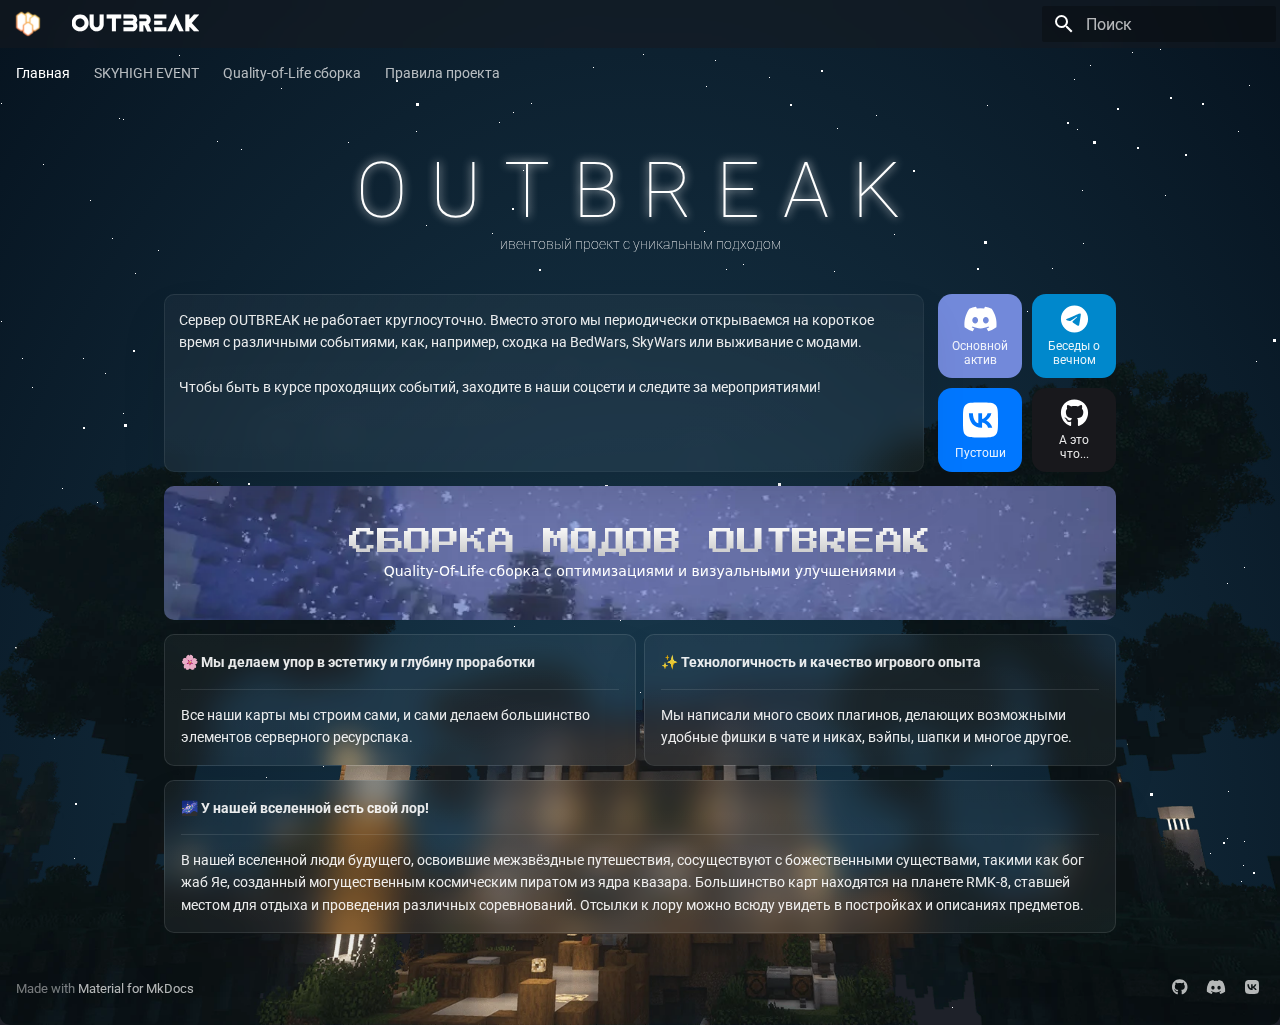
<file: index.html>
<!doctype html>
<html lang="ru" class="no-js">
  <head>
    
      <meta charset="utf-8">
      <meta name="viewport" content="width=device-width,initial-scale=1">
      
      
      
        <link rel="canonical" href="https://outbreak-mc.github.io/">
      
      
      
        <link rel="next" href="skyhigh/worlds/">
      
      
      <link rel="icon" href="assets/images/logo.png">
      <meta name="generator" content="mkdocs-1.6.0, mkdocs-material-9.5.25">
    
    
      
        <title>OUTBREAK</title>
      
    
    
      <link rel="stylesheet" href="assets/stylesheets/main.6543a935.min.css">
      
        
        <link rel="stylesheet" href="assets/stylesheets/palette.06af60db.min.css">
      
      


    
    
      
    
    
      
        
        
        <link rel="preconnect" href="https://fonts.gstatic.com" crossorigin>
        <link rel="stylesheet" href="https://fonts.googleapis.com/css?family=Roboto:300,300i,400,400i,700,700i%7CRoboto+Mono:400,400i,700,700i&display=fallback">
        <style>:root{--md-text-font:"Roboto";--md-code-font:"Roboto Mono"}</style>
      
    
    
      <link rel="stylesheet" href="stylesheets/extra.css">
    
      <link rel="stylesheet" href="stylesheets/index.css">
    
      <link rel="stylesheet" href="stylesheets/stars.css">
    
    <script>__md_scope=new URL(".",location),__md_hash=e=>[...e].reduce((e,_)=>(e<<5)-e+_.charCodeAt(0),0),__md_get=(e,_=localStorage,t=__md_scope)=>JSON.parse(_.getItem(t.pathname+"."+e)),__md_set=(e,_,t=localStorage,a=__md_scope)=>{try{t.setItem(a.pathname+"."+e,JSON.stringify(_))}catch(e){}}</script>
    
      

    
    
    
  </head>
  
  
    
    
    
    
    
    <body dir="ltr" data-md-color-scheme="slate" data-md-color-primary="custom" data-md-color-accent="indigo">
  
    
    <input class="md-toggle" data-md-toggle="drawer" type="checkbox" id="__drawer" autocomplete="off">
    <input class="md-toggle" data-md-toggle="search" type="checkbox" id="__search" autocomplete="off">
    <label class="md-overlay" for="__drawer"></label>
    <div data-md-component="skip">
      
    </div>
    <div data-md-component="announce">
      
    </div>
    
    
      

<header class="md-header" data-md-component="header">
  <nav class="md-header__inner md-grid" aria-label="Верхний колонтитул">
    <a href="." title="OUTBREAK" class="md-header__button md-logo" aria-label="OUTBREAK" data-md-component="logo">
      
  <img src="assets/images/logo.png" alt="logo">

    </a>
    <label class="md-header__button md-icon" for="__drawer">
      
      <svg xmlns="http://www.w3.org/2000/svg" viewBox="0 0 24 24"><path d="M3 6h18v2H3V6m0 5h18v2H3v-2m0 5h18v2H3v-2Z"/></svg>
    </label>
    <div class="md-header__title" data-md-component="header-title">
      <div class="md-header__ellipsis">
        <div class="md-header__topic">
          <span class="md-ellipsis">
            OUTBREAK
          </span>
        </div>
        <div class="md-header__topic" data-md-component="header-topic">
          <span class="md-ellipsis">
            
              Главная
            
          </span>
        </div>
      </div>
    </div>
    
      
    
    
    
    
      <label class="md-header__button md-icon" for="__search">
        
        <svg xmlns="http://www.w3.org/2000/svg" viewBox="0 0 24 24"><path d="M9.5 3A6.5 6.5 0 0 1 16 9.5c0 1.61-.59 3.09-1.56 4.23l.27.27h.79l5 5-1.5 1.5-5-5v-.79l-.27-.27A6.516 6.516 0 0 1 9.5 16 6.5 6.5 0 0 1 3 9.5 6.5 6.5 0 0 1 9.5 3m0 2C7 5 5 7 5 9.5S7 14 9.5 14 14 12 14 9.5 12 5 9.5 5Z"/></svg>
      </label>
      <div class="md-search" data-md-component="search" role="dialog">
  <label class="md-search__overlay" for="__search"></label>
  <div class="md-search__inner" role="search">
    <form class="md-search__form" name="search">
      <input type="text" class="md-search__input" name="query" aria-label="Поиск" placeholder="Поиск" autocapitalize="off" autocorrect="off" autocomplete="off" spellcheck="false" data-md-component="search-query" required>
      <label class="md-search__icon md-icon" for="__search">
        
        <svg xmlns="http://www.w3.org/2000/svg" viewBox="0 0 24 24"><path d="M9.5 3A6.5 6.5 0 0 1 16 9.5c0 1.61-.59 3.09-1.56 4.23l.27.27h.79l5 5-1.5 1.5-5-5v-.79l-.27-.27A6.516 6.516 0 0 1 9.5 16 6.5 6.5 0 0 1 3 9.5 6.5 6.5 0 0 1 9.5 3m0 2C7 5 5 7 5 9.5S7 14 9.5 14 14 12 14 9.5 12 5 9.5 5Z"/></svg>
        
        <svg xmlns="http://www.w3.org/2000/svg" viewBox="0 0 24 24"><path d="M20 11v2H8l5.5 5.5-1.42 1.42L4.16 12l7.92-7.92L13.5 5.5 8 11h12Z"/></svg>
      </label>
      <nav class="md-search__options" aria-label="Поиск">
        
        <button type="reset" class="md-search__icon md-icon" title="Очистить" aria-label="Очистить" tabindex="-1">
          
          <svg xmlns="http://www.w3.org/2000/svg" viewBox="0 0 24 24"><path d="M19 6.41 17.59 5 12 10.59 6.41 5 5 6.41 10.59 12 5 17.59 6.41 19 12 13.41 17.59 19 19 17.59 13.41 12 19 6.41Z"/></svg>
        </button>
      </nav>
      
        <div class="md-search__suggest" data-md-component="search-suggest"></div>
      
    </form>
    <div class="md-search__output">
      <div class="md-search__scrollwrap" data-md-scrollfix>
        <div class="md-search-result" data-md-component="search-result">
          <div class="md-search-result__meta">
            Инициализация поиска
          </div>
          <ol class="md-search-result__list" role="presentation"></ol>
        </div>
      </div>
    </div>
  </div>
</div>
    
    
  </nav>
  
</header>
    
    <div class="md-container" data-md-component="container">
      
      
        
          
            
<nav class="md-tabs" aria-label="Вкладки" data-md-component="tabs">
  <div class="md-grid">
    <ul class="md-tabs__list">
      
        
  
  
    
  
  
    <li class="md-tabs__item md-tabs__item--active">
      <a href="." class="md-tabs__link">
        
  
    
  
  Главная

      </a>
    </li>
  

      
        
  
  
  
    
    
      <li class="md-tabs__item">
        <a href="skyhigh/worlds/" class="md-tabs__link">
          
  
    
  
  SKYHIGH EVENT

        </a>
      </li>
    
  

      
        
  
  
  
    
    
      <li class="md-tabs__item">
        <a href="modpack/" class="md-tabs__link">
          
  
    
  
  Quality-of-Life сборка

        </a>
      </li>
    
  

      
        
  
  
  
    
    
      <li class="md-tabs__item">
        <a href="rules/" class="md-tabs__link">
          
  
    
  
  Правила проекта

        </a>
      </li>
    
  

      
    </ul>
  </div>
</nav>
          
        
      
      <main class="md-main" data-md-component="main">
        <div class="md-main__inner md-grid">
          
            
              
              <div class="md-sidebar md-sidebar--primary" data-md-component="sidebar" data-md-type="navigation" >
                <div class="md-sidebar__scrollwrap">
                  <div class="md-sidebar__inner">
                    


  


<nav class="md-nav md-nav--primary md-nav--lifted" aria-label="Навигация" data-md-level="0">
  <label class="md-nav__title" for="__drawer">
    <a href="." title="OUTBREAK" class="md-nav__button md-logo" aria-label="OUTBREAK" data-md-component="logo">
      
  <img src="assets/images/logo.png" alt="logo">

    </a>
    OUTBREAK
  </label>
  
  <ul class="md-nav__list" data-md-scrollfix>
    
      
      
  
  
    
  
  
  
    <li class="md-nav__item md-nav__item--active">
      
      <input class="md-nav__toggle md-toggle" type="checkbox" id="__toc">
      
      
      
      <a href="." class="md-nav__link md-nav__link--active">
        
  
  <span class="md-ellipsis">
    Главная
  </span>
  

      </a>
      
    </li>
  

    
      
      
  
  
  
  
    
    
      
        
      
    
    
      
      
        
      
    
    
    <li class="md-nav__item md-nav__item--nested">
      
        
        
          
        
        <input class="md-nav__toggle md-toggle md-toggle--indeterminate" type="checkbox" id="__nav_2" >
        
          
          <label class="md-nav__link" for="__nav_2" id="__nav_2_label" tabindex="0">
            
  
  <span class="md-ellipsis">
    SKYHIGH EVENT
  </span>
  

            <span class="md-nav__icon md-icon"></span>
          </label>
        
        <nav class="md-nav" data-md-level="1" aria-labelledby="__nav_2_label" aria-expanded="false">
          <label class="md-nav__title" for="__nav_2">
            <span class="md-nav__icon md-icon"></span>
            SKYHIGH EVENT
          </label>
          <ul class="md-nav__list" data-md-scrollfix>
            
              
                
  
  
  
  
    <li class="md-nav__item">
      <a href="skyhigh/worlds/" class="md-nav__link">
        
  
  <span class="md-ellipsis">
    Выбор мира
  </span>
  

      </a>
    </li>
  

              
            
          </ul>
        </nav>
      
    </li>
  

    
      
      
  
  
  
  
    
    
      
        
          
        
      
        
      
        
      
        
      
    
    
      
      
        
      
    
    
    <li class="md-nav__item md-nav__item--nested">
      
        
        
          
        
        <input class="md-nav__toggle md-toggle md-toggle--indeterminate" type="checkbox" id="__nav_3" >
        
          
          
          <div class="md-nav__link md-nav__container">
            <a href="modpack/" class="md-nav__link ">
              
  
  <span class="md-ellipsis">
    Quality-of-Life сборка
  </span>
  

            </a>
            
              
              <label class="md-nav__link " for="__nav_3" id="__nav_3_label" tabindex="0">
                <span class="md-nav__icon md-icon"></span>
              </label>
            
          </div>
        
        <nav class="md-nav" data-md-level="1" aria-labelledby="__nav_3_label" aria-expanded="false">
          <label class="md-nav__title" for="__nav_3">
            <span class="md-nav__icon md-icon"></span>
            Quality-of-Life сборка
          </label>
          <ul class="md-nav__list" data-md-scrollfix>
            
              
            
              
                
  
  
  
  
    <li class="md-nav__item">
      <a href="modpack/java-installation/" class="md-nav__link">
        
  
  <span class="md-ellipsis">
    Установка Java
  </span>
  

      </a>
    </li>
  

              
            
              
                
  
  
  
  
    <li class="md-nav__item">
      <a href="modpack/installation/" class="md-nav__link">
        
  
  <span class="md-ellipsis">
    Установка Сборки
  </span>
  

      </a>
    </li>
  

              
            
              
                
  
  
  
  
    <li class="md-nav__item">
      <a href="modpack/review/" class="md-nav__link">
        
  
  <span class="md-ellipsis">
    Обзор сборки
  </span>
  

      </a>
    </li>
  

              
            
          </ul>
        </nav>
      
    </li>
  

    
      
      
  
  
  
  
    
    
      
        
          
        
      
        
      
    
    
      
      
        
      
    
    
    <li class="md-nav__item md-nav__item--nested">
      
        
        
          
        
        <input class="md-nav__toggle md-toggle md-toggle--indeterminate" type="checkbox" id="__nav_4" >
        
          
          
          <div class="md-nav__link md-nav__container">
            <a href="rules/" class="md-nav__link ">
              
  
  <span class="md-ellipsis">
    Правила проекта
  </span>
  

            </a>
            
              
              <label class="md-nav__link " for="__nav_4" id="__nav_4_label" tabindex="0">
                <span class="md-nav__icon md-icon"></span>
              </label>
            
          </div>
        
        <nav class="md-nav" data-md-level="1" aria-labelledby="__nav_4_label" aria-expanded="false">
          <label class="md-nav__title" for="__nav_4">
            <span class="md-nav__icon md-icon"></span>
            Правила проекта
          </label>
          <ul class="md-nav__list" data-md-scrollfix>
            
              
            
              
                
  
  
  
  
    <li class="md-nav__item">
      <a href="rules/staff/" class="md-nav__link">
        
  
  <span class="md-ellipsis">
    Примечания о работе персонала
  </span>
  

      </a>
    </li>
  

              
            
          </ul>
        </nav>
      
    </li>
  

    
  </ul>
</nav>
                  </div>
                </div>
              </div>
            
            
              
              <div class="md-sidebar md-sidebar--secondary" data-md-component="sidebar" data-md-type="toc" >
                <div class="md-sidebar__scrollwrap">
                  <div class="md-sidebar__inner">
                    

<nav class="md-nav md-nav--secondary" aria-label="Содержание">
  
  
  
  
</nav>
                  </div>
                </div>
              </div>
            
          
          
            <div class="md-content" data-md-component="content">
              <article class="md-content__inner md-typeset">
                
                  


<div id="stars_bg" class="fixed-bg">
  <div id='stars'></div>
  <div id='stars2'></div>
  <div id='stars3'></div>
</div>

<div class="fullsize-bg">
  <img class="footer-img" src="../../assets/images/bottom-min.webp">
</div>

<style>
  p,h2,h1 {
    color: #ffffffe7;
  }

  .md-sidebar__scrollwrap * {
    background: none !important;
  }

  .md-sidebar__scrollwrap * {
    box-shadow: none !important;
  }

  .md-header {
    /* background-image: url(/assets/header.webp);
            background-position: center; */
    backdrop-filter: blur(15px);
    background-color: #18181c72;
  }

  .md-content {
    max-width: 1000px;
  }

  .md-main__inner {
    /* display: flex; */
    justify-content: center;
  }

  .md-footer,
  .md-footer-meta {
    background: none;
  }

  .md-tabs {
    background-color: #18181c00;
  }

  #__drawer:not(:checked) ~ .md-container .md-sidebar[data-md-type="navigation"] {
    display: none;
  }

  .md-sidebar[data-md-type="toc"] {
    display: none;
  }
</style>

<div class="outbreak-title">
  <h1>OUTBREAK</h1>
  <p>ивентовый проект с уникальным подходом</p>
</div>

<div class="about-container">
  <p style="flex: 1; margin: 0; padding: 1em;" class="glass">Сервер OUTBREAK не работает круглосуточно. Вместо этого мы периодически открываемся на короткое время с различными событиями, как, например, сходка на BedWars, SkyWars или выживание с модами.
  <br />
  <br />
  Чтобы быть в курсе проходящих событий, заходите в наши соцсети и следите за мероприятиями!
  </p>
  <div class="social-cards">

    <a class="soc-card" href="https://discord.gg/fhgkRff" target="_blank" style="--bg: #7289da">
      <svg xmlns="http://www.w3.org/2000/svg" fill="currentColor" height="16" width="20"
        viewBox="0 0 640 512"><!--!Font Awesome Free 6.5.1 by @fontawesome - https://fontawesome.com License - https://fontawesome.com/license/free Copyright 2023 Fonticons, Inc.-->
        <path
          d="M524.5 69.8a1.5 1.5 0 0 0 -.8-.7A485.1 485.1 0 0 0 404.1 32a1.8 1.8 0 0 0 -1.9 .9 337.5 337.5 0 0 0 -14.9 30.6 447.8 447.8 0 0 0 -134.4 0 309.5 309.5 0 0 0 -15.1-30.6 1.9 1.9 0 0 0 -1.9-.9A483.7 483.7 0 0 0 116.1 69.1a1.7 1.7 0 0 0 -.8 .7C39.1 183.7 18.2 294.7 28.4 404.4a2 2 0 0 0 .8 1.4A487.7 487.7 0 0 0 176 479.9a1.9 1.9 0 0 0 2.1-.7A348.2 348.2 0 0 0 208.1 430.4a1.9 1.9 0 0 0 -1-2.6 321.2 321.2 0 0 1 -45.9-21.9 1.9 1.9 0 0 1 -.2-3.1c3.1-2.3 6.2-4.7 9.1-7.1a1.8 1.8 0 0 1 1.9-.3c96.2 43.9 200.4 43.9 295.5 0a1.8 1.8 0 0 1 1.9 .2c2.9 2.4 6 4.9 9.1 7.2a1.9 1.9 0 0 1 -.2 3.1 301.4 301.4 0 0 1 -45.9 21.8 1.9 1.9 0 0 0 -1 2.6 391.1 391.1 0 0 0 30 48.8 1.9 1.9 0 0 0 2.1 .7A486 486 0 0 0 610.7 405.7a1.9 1.9 0 0 0 .8-1.4C623.7 277.6 590.9 167.5 524.5 69.8zM222.5 337.6c-29 0-52.8-26.6-52.8-59.2S193.1 219.1 222.5 219.1c29.7 0 53.3 26.8 52.8 59.2C275.3 311 251.9 337.6 222.5 337.6zm195.4 0c-29 0-52.8-26.6-52.8-59.2S388.4 219.1 417.9 219.1c29.7 0 53.3 26.8 52.8 59.2C470.7 311 447.5 337.6 417.9 337.6z" />
      </svg>
      <p>Основной актив</p>
    </a>

    <a class="soc-card" href="https://t.me/+voFbjhVPjq1jMzky" target="_blank" style="--bg: #0088cc">
      <svg xmlns="http://www.w3.org/2000/svg" fill="currentColor" height="16" width="15.5"
        viewBox="0 0 496 512"><!--!Font Awesome Free 6.5.1 by @fontawesome - https://fontawesome.com License - https://fontawesome.com/license/free Copyright 2023 Fonticons, Inc.-->
        <path
          d="M248 8C111 8 0 119 0 256S111 504 248 504 496 393 496 256 385 8 248 8zM363 176.7c-3.7 39.2-19.9 134.4-28.1 178.3-3.5 18.6-10.3 24.8-16.9 25.4-14.4 1.3-25.3-9.5-39.3-18.7-21.8-14.3-34.2-23.2-55.3-37.2-24.5-16.1-8.6-25 5.3-39.5 3.7-3.8 67.1-61.5 68.3-66.7 .2-.7 .3-3.1-1.2-4.4s-3.6-.8-5.1-.5q-3.3 .7-104.6 69.1-14.8 10.2-26.9 9.9c-8.9-.2-25.9-5-38.6-9.1-15.5-5-27.9-7.7-26.8-16.3q.8-6.7 18.5-13.7 108.4-47.2 144.6-62.3c68.9-28.6 83.2-33.6 92.5-33.8 2.1 0 6.6 .5 9.6 2.9a10.5 10.5 0 0 1 3.5 6.7A43.8 43.8 0 0 1 363 176.7z" />
      </svg>
      <p>Беседы о вечном</p>
    </a>

    <a class="soc-card" href="https://vk.com/outbreak_mc" target="_blank" style="--bg: #0077FF">
      <svg xmlns="http://www.w3.org/2000/svg" fill="currentColor" height="16" width="14"
        viewBox="0 0 448 512"><!--!Font Awesome Free 6.5.1 by @fontawesome - https://fontawesome.com License - https://fontawesome.com/license/free Copyright 2023 Fonticons, Inc.-->
        <path
          d="M31.5 63.5C0 95 0 145.7 0 247V265C0 366.3 0 417 31.5 448.5C63 480 113.7 480 215 480H233C334.3 480 385 480 416.5 448.5C448 417 448 366.3 448 265V247C448 145.7 448 95 416.5 63.5C385 32 334.3 32 233 32H215C113.7 32 63 32 31.5 63.5zM75.6 168.3H126.7C128.4 253.8 166.1 290 196 297.4V168.3H244.2V242C273.7 238.8 304.6 205.2 315.1 168.3H363.3C359.3 187.4 351.5 205.6 340.2 221.6C328.9 237.6 314.5 251.1 297.7 261.2C316.4 270.5 332.9 283.6 346.1 299.8C359.4 315.9 369 334.6 374.5 354.7H321.4C316.6 337.3 306.6 321.6 292.9 309.8C279.1 297.9 262.2 290.4 244.2 288.1V354.7H238.4C136.3 354.7 78 284.7 75.6 168.3z" />
      </svg>
      <p>Пустоши</p>
    </a>

    <a class="soc-card" href="https://github.com/outbreak-mc" target="_blank" style="--bg: #18181c">
      <svg xmlns="http://www.w3.org/2000/svg" fill="currentColor" height="16" width="15.5" viewBox="0 0 496 512"><!--!Font Awesome Free 6.5.1 by @fontawesome - https://fontawesome.com License - https://fontawesome.com/license/free Copyright 2023 Fonticons, Inc.--><path d="M165.9 397.4c0 2-2.3 3.6-5.2 3.6-3.3 .3-5.6-1.3-5.6-3.6 0-2 2.3-3.6 5.2-3.6 3-.3 5.6 1.3 5.6 3.6zm-31.1-4.5c-.7 2 1.3 4.3 4.3 4.9 2.6 1 5.6 0 6.2-2s-1.3-4.3-4.3-5.2c-2.6-.7-5.5 .3-6.2 2.3zm44.2-1.7c-2.9 .7-4.9 2.6-4.6 4.9 .3 2 2.9 3.3 5.9 2.6 2.9-.7 4.9-2.6 4.6-4.6-.3-1.9-3-3.2-5.9-2.9zM244.8 8C106.1 8 0 113.3 0 252c0 110.9 69.8 205.8 169.5 239.2 12.8 2.3 17.3-5.6 17.3-12.1 0-6.2-.3-40.4-.3-61.4 0 0-70 15-84.7-29.8 0 0-11.4-29.1-27.8-36.6 0 0-22.9-15.7 1.6-15.4 0 0 24.9 2 38.6 25.8 21.9 38.6 58.6 27.5 72.9 20.9 2.3-16 8.8-27.1 16-33.7-55.9-6.2-112.3-14.3-112.3-110.5 0-27.5 7.6-41.3 23.6-58.9-2.6-6.5-11.1-33.3 2.6-67.9 20.9-6.5 69 27 69 27 20-5.6 41.5-8.5 62.8-8.5s42.8 2.9 62.8 8.5c0 0 48.1-33.6 69-27 13.7 34.7 5.2 61.4 2.6 67.9 16 17.7 25.8 31.5 25.8 58.9 0 96.5-58.9 104.2-114.8 110.5 9.2 7.9 17 22.9 17 46.4 0 33.7-.3 75.4-.3 83.6 0 6.5 4.6 14.4 17.3 12.1C428.2 457.8 496 362.9 496 252 496 113.3 383.5 8 244.8 8zM97.2 352.9c-1.3 1-1 3.3 .7 5.2 1.6 1.6 3.9 2.3 5.2 1 1.3-1 1-3.3-.7-5.2-1.6-1.6-3.9-2.3-5.2-1zm-10.8-8.1c-.7 1.3 .3 2.9 2.3 3.9 1.6 1 3.6 .7 4.3-.7 .7-1.3-.3-2.9-2.3-3.9-2-.6-3.6-.3-4.3 .7zm32.4 35.6c-1.6 1.3-1 4.3 1.3 6.2 2.3 2.3 5.2 2.6 6.5 1 1.3-1.3 .7-4.3-1.3-6.2-2.2-2.3-5.2-2.6-6.5-1zm-11.4-14.7c-1.6 1-1.6 3.6 0 5.9 1.6 2.3 4.3 3.3 5.6 2.3 1.6-1.3 1.6-3.9 0-6.2-1.4-2.3-4-3.3-5.6-2z"/></svg>
      <p>А это что...</p>
    </a>

  </div>
</div>

<!-- <div class="grid cards our-stuff">
  <a class="img-btn" href="/modbreak2024/">
    <img class="footer-img" src="../../assets/modpack/modbreak2024/modbreakbg.webp">
    <h1 class="cool-outbreak-font">Новогоднее событие</h1>
    <p>Зимнее выживание на сервере с модами</p>
  </a>
</div> -->

<div class="grid cards">
  <a class="img-btn" href="/modpack/">
    <img class="footer-img" src="../../assets/modpack/aesthetics/particle-rain-snow.webp">
    <h1 class="cool-outbreak-font">Сборка модов OUTBREAK</h1>
    <p>Quality-Of-Life сборка с оптимизациями и визуальными улучшениями</p>
  </a>
</div>

<!-- ## Что нужно знать о нашем проекте -->

<div class="grid cards align-link-down">
<ul>
<li>
<p><strong>🌸 Мы делаем упор в эстетику и глубину проработки</strong></p>
<hr />
<p>Все наши карты мы строим сами, и сами делаем большинство элементов серверного ресурспака.</p>
</li>
<li>
<p><strong>✨ Технологичность и качество игрового опыта</strong></p>
<hr />
<p>Мы написали много своих плагинов, делающих возможными удобные фишки в чате и никах, вэйпы, шапки и многое другое.</p>
</li>
</ul>
</div>
<div class="grid cards align-link-down">
<ul>
<li>
<p><strong>🌌 У нашей вселенной есть свой лор!</strong></p>
<hr />
<p>В нашей вселенной люди будущего, освоившие межзвёздные путешествия, сосуществуют с божественными существами, такими
как бог жаб Яе, созданный могущественным космическим пиратом из ядра квазара. Большинство карт находятся на планете
RMK-8, ставшей местом для отдыха и проведения различных соревнований. Отсылки к лору можно всюду увидеть в постройках
и описаниях предметов.</p>
</li>
</ul>
</div>












                
              </article>
            </div>
          
          
  <script>var tabs=__md_get("__tabs");if(Array.isArray(tabs))e:for(var set of document.querySelectorAll(".tabbed-set")){var tab,labels=set.querySelector(".tabbed-labels");for(tab of tabs)for(var label of labels.getElementsByTagName("label"))if(label.innerText.trim()===tab){var input=document.getElementById(label.htmlFor);input.checked=!0;continue e}}</script>

<script>var target=document.getElementById(location.hash.slice(1));target&&target.name&&(target.checked=target.name.startsWith("__tabbed_"))</script>
        </div>
        
      </main>
      
        <footer class="md-footer">
  
  <div class="md-footer-meta md-typeset">
    <div class="md-footer-meta__inner md-grid">
      <div class="md-copyright">
  
  
    Made with
    <a href="https://squidfunk.github.io/mkdocs-material/" target="_blank" rel="noopener">
      Material for MkDocs
    </a>
  
</div>
      
        <div class="md-social">
  
    
    
    
    
      
      
    
    <a href="https://github.com/outbreak-mc" target="_blank" rel="noopener" title="github.com" class="md-social__link">
      <svg xmlns="http://www.w3.org/2000/svg" viewBox="0 0 496 512"><!--! Font Awesome Free 6.5.2 by @fontawesome - https://fontawesome.com License - https://fontawesome.com/license/free (Icons: CC BY 4.0, Fonts: SIL OFL 1.1, Code: MIT License) Copyright 2024 Fonticons, Inc.--><path d="M165.9 397.4c0 2-2.3 3.6-5.2 3.6-3.3.3-5.6-1.3-5.6-3.6 0-2 2.3-3.6 5.2-3.6 3-.3 5.6 1.3 5.6 3.6zm-31.1-4.5c-.7 2 1.3 4.3 4.3 4.9 2.6 1 5.6 0 6.2-2s-1.3-4.3-4.3-5.2c-2.6-.7-5.5.3-6.2 2.3zm44.2-1.7c-2.9.7-4.9 2.6-4.6 4.9.3 2 2.9 3.3 5.9 2.6 2.9-.7 4.9-2.6 4.6-4.6-.3-1.9-3-3.2-5.9-2.9zM244.8 8C106.1 8 0 113.3 0 252c0 110.9 69.8 205.8 169.5 239.2 12.8 2.3 17.3-5.6 17.3-12.1 0-6.2-.3-40.4-.3-61.4 0 0-70 15-84.7-29.8 0 0-11.4-29.1-27.8-36.6 0 0-22.9-15.7 1.6-15.4 0 0 24.9 2 38.6 25.8 21.9 38.6 58.6 27.5 72.9 20.9 2.3-16 8.8-27.1 16-33.7-55.9-6.2-112.3-14.3-112.3-110.5 0-27.5 7.6-41.3 23.6-58.9-2.6-6.5-11.1-33.3 2.6-67.9 20.9-6.5 69 27 69 27 20-5.6 41.5-8.5 62.8-8.5s42.8 2.9 62.8 8.5c0 0 48.1-33.6 69-27 13.7 34.7 5.2 61.4 2.6 67.9 16 17.7 25.8 31.5 25.8 58.9 0 96.5-58.9 104.2-114.8 110.5 9.2 7.9 17 22.9 17 46.4 0 33.7-.3 75.4-.3 83.6 0 6.5 4.6 14.4 17.3 12.1C428.2 457.8 496 362.9 496 252 496 113.3 383.5 8 244.8 8zM97.2 352.9c-1.3 1-1 3.3.7 5.2 1.6 1.6 3.9 2.3 5.2 1 1.3-1 1-3.3-.7-5.2-1.6-1.6-3.9-2.3-5.2-1zm-10.8-8.1c-.7 1.3.3 2.9 2.3 3.9 1.6 1 3.6.7 4.3-.7.7-1.3-.3-2.9-2.3-3.9-2-.6-3.6-.3-4.3.7zm32.4 35.6c-1.6 1.3-1 4.3 1.3 6.2 2.3 2.3 5.2 2.6 6.5 1 1.3-1.3.7-4.3-1.3-6.2-2.2-2.3-5.2-2.6-6.5-1zm-11.4-14.7c-1.6 1-1.6 3.6 0 5.9 1.6 2.3 4.3 3.3 5.6 2.3 1.6-1.3 1.6-3.9 0-6.2-1.4-2.3-4-3.3-5.6-2z"/></svg>
    </a>
  
    
    
    
    
      
      
    
    <a href="https://discord.gg/fhgkRff" target="_blank" rel="noopener" title="discord.gg" class="md-social__link">
      <svg xmlns="http://www.w3.org/2000/svg" viewBox="0 0 640 512"><!--! Font Awesome Free 6.5.2 by @fontawesome - https://fontawesome.com License - https://fontawesome.com/license/free (Icons: CC BY 4.0, Fonts: SIL OFL 1.1, Code: MIT License) Copyright 2024 Fonticons, Inc.--><path d="M524.531 69.836a1.5 1.5 0 0 0-.764-.7A485.065 485.065 0 0 0 404.081 32.03a1.816 1.816 0 0 0-1.923.91 337.461 337.461 0 0 0-14.9 30.6 447.848 447.848 0 0 0-134.426 0 309.541 309.541 0 0 0-15.135-30.6 1.89 1.89 0 0 0-1.924-.91 483.689 483.689 0 0 0-119.688 37.107 1.712 1.712 0 0 0-.788.676C39.068 183.651 18.186 294.69 28.43 404.354a2.016 2.016 0 0 0 .765 1.375 487.666 487.666 0 0 0 146.825 74.189 1.9 1.9 0 0 0 2.063-.676A348.2 348.2 0 0 0 208.12 430.4a1.86 1.86 0 0 0-1.019-2.588 321.173 321.173 0 0 1-45.868-21.853 1.885 1.885 0 0 1-.185-3.126 251.047 251.047 0 0 0 9.109-7.137 1.819 1.819 0 0 1 1.9-.256c96.229 43.917 200.41 43.917 295.5 0a1.812 1.812 0 0 1 1.924.233 234.533 234.533 0 0 0 9.132 7.16 1.884 1.884 0 0 1-.162 3.126 301.407 301.407 0 0 1-45.89 21.83 1.875 1.875 0 0 0-1 2.611 391.055 391.055 0 0 0 30.014 48.815 1.864 1.864 0 0 0 2.063.7A486.048 486.048 0 0 0 610.7 405.729a1.882 1.882 0 0 0 .765-1.352c12.264-126.783-20.532-236.912-86.934-334.541ZM222.491 337.58c-28.972 0-52.844-26.587-52.844-59.239s23.409-59.241 52.844-59.241c29.665 0 53.306 26.82 52.843 59.239 0 32.654-23.41 59.241-52.843 59.241Zm195.38 0c-28.971 0-52.843-26.587-52.843-59.239s23.409-59.241 52.843-59.241c29.667 0 53.307 26.82 52.844 59.239 0 32.654-23.177 59.241-52.844 59.241Z"/></svg>
    </a>
  
    
    
    
    
      
      
    
    <a href="https://vk.com/outbreak_mc" target="_blank" rel="noopener" title="vk.com" class="md-social__link">
      <svg xmlns="http://www.w3.org/2000/svg" viewBox="0 0 448 512"><!--! Font Awesome Free 6.5.2 by @fontawesome - https://fontawesome.com License - https://fontawesome.com/license/free (Icons: CC BY 4.0, Fonts: SIL OFL 1.1, Code: MIT License) Copyright 2024 Fonticons, Inc.--><path d="M31.49 63.49C0 94.982 0 145.672 0 247.04v17.92c0 101.369 0 152.059 31.49 183.549C62.982 480 113.672 480 215.04 480h17.92c101.369 0 152.059 0 183.549-31.491C448 417.019 448 366.329 448 264.96v-17.92c0-101.369 0-152.059-31.491-183.55C385.019 32 334.329 32 232.96 32h-17.92C113.671 32 62.981 32 31.49 63.49ZM75.6 168.268h51.147c1.68 85.493 39.386 121.706 69.253 129.173V168.267h48.16V242c29.493-3.173 60.48-36.773 70.933-73.733h48.16a142.258 142.258 0 0 1-65.52 92.96 147.348 147.348 0 0 1 76.72 93.52H321.44a92.154 92.154 0 0 0-77.28-66.64v66.64h-5.787c-102.106 0-160.346-70-162.773-186.48Z"/></svg>
    </a>
  
</div>
      
    </div>
  </div>
</footer>
      
    </div>
    <div class="md-dialog" data-md-component="dialog">
      <div class="md-dialog__inner md-typeset"></div>
    </div>
    
      <div class="md-progress" data-md-component="progress" role="progressbar"></div>
    
    
    <script id="__config" type="application/json">{"base": ".", "features": ["navigation.tabs", "navigation.sections", "navigation.expand", "navigation.instant", "navigation.instant.progress", "navigation.table", "navigation.indexes", "search.suggest", "search.highlight", "content.tabs.link", "content.code.annotation", "content.code.copy"], "search": "assets/javascripts/workers/search.b8dbb3d2.min.js", "translations": {"clipboard.copied": "\u0421\u043a\u043e\u043f\u0438\u0440\u043e\u0432\u0430\u043d\u043e \u0432 \u0431\u0443\u0444\u0435\u0440", "clipboard.copy": "\u041a\u043e\u043f\u0438\u0440\u043e\u0432\u0430\u0442\u044c \u0432 \u0431\u0443\u0444\u0435\u0440", "search.result.more.one": "\u0415\u0449\u0451 1 \u043d\u0430 \u044d\u0442\u043e\u0439 \u0441\u0442\u0440\u0430\u043d\u0438\u0446\u0435", "search.result.more.other": "\u0415\u0449\u0451 # \u043d\u0430 \u044d\u0442\u043e\u0439 \u0441\u0442\u0440\u0430\u043d\u0438\u0446\u0435", "search.result.none": "\u0421\u043e\u0432\u043f\u0430\u0434\u0435\u043d\u0438\u0439 \u043d\u0435 \u043d\u0430\u0439\u0434\u0435\u043d\u043e", "search.result.one": "\u041d\u0430\u0439\u0434\u0435\u043d\u043e 1 \u0441\u043e\u0432\u043f\u0430\u0434\u0435\u043d\u0438\u0435", "search.result.other": "\u041d\u0430\u0439\u0434\u0435\u043d\u043e \u0441\u043e\u0432\u043f\u0430\u0434\u0435\u043d\u0438\u0439: #", "search.result.placeholder": "\u041d\u0430\u0447\u043d\u0438\u0442\u0435 \u043f\u0435\u0447\u0430\u0442\u0430\u0442\u044c \u0434\u043b\u044f \u043f\u043e\u0438\u0441\u043a\u0430", "search.result.term.missing": "\u041e\u0442\u0441\u0443\u0442\u0441\u0442\u0432\u0443\u0435\u0442", "select.version": "\u0412\u044b\u0431\u0435\u0440\u0438\u0442\u0435 \u0432\u0435\u0440\u0441\u0438\u044e"}}</script>
    
    
      <script src="assets/javascripts/bundle.081f42fc.min.js"></script>
      
    
  </body>
</html>
</file>
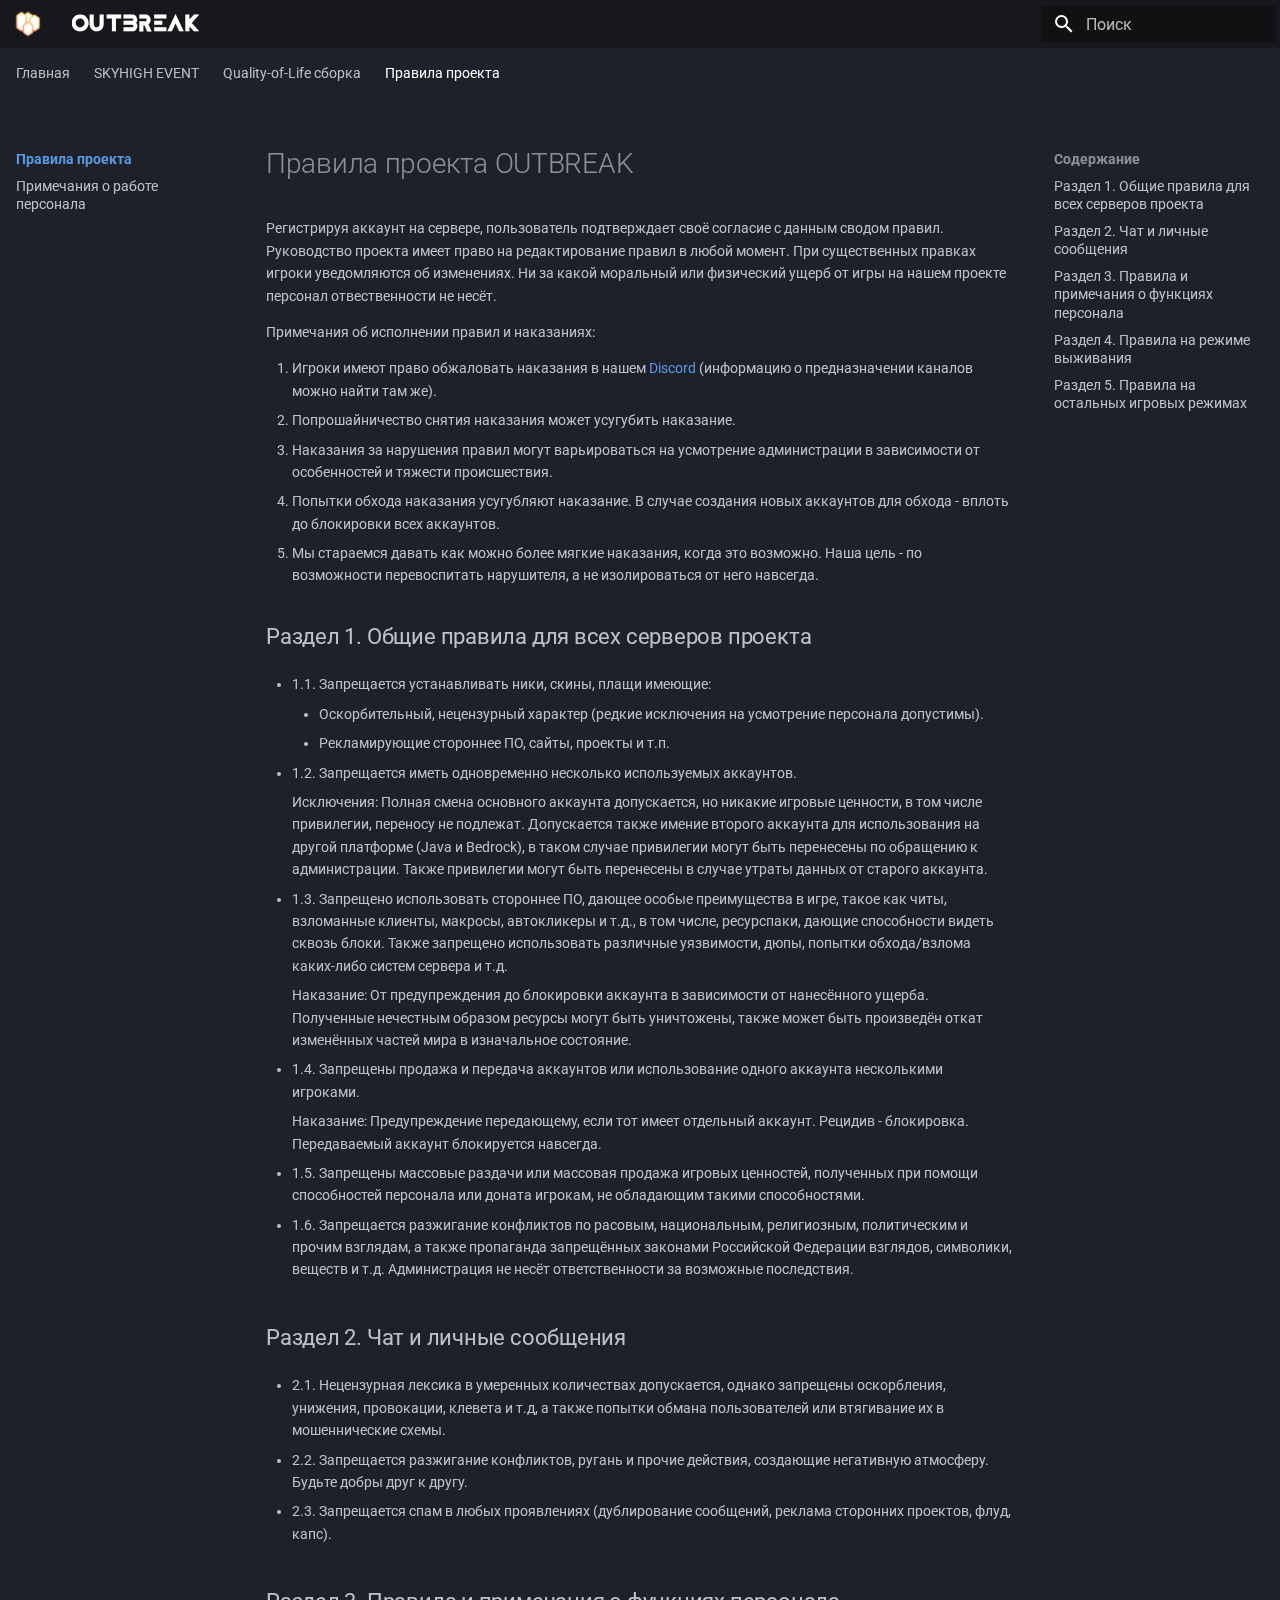
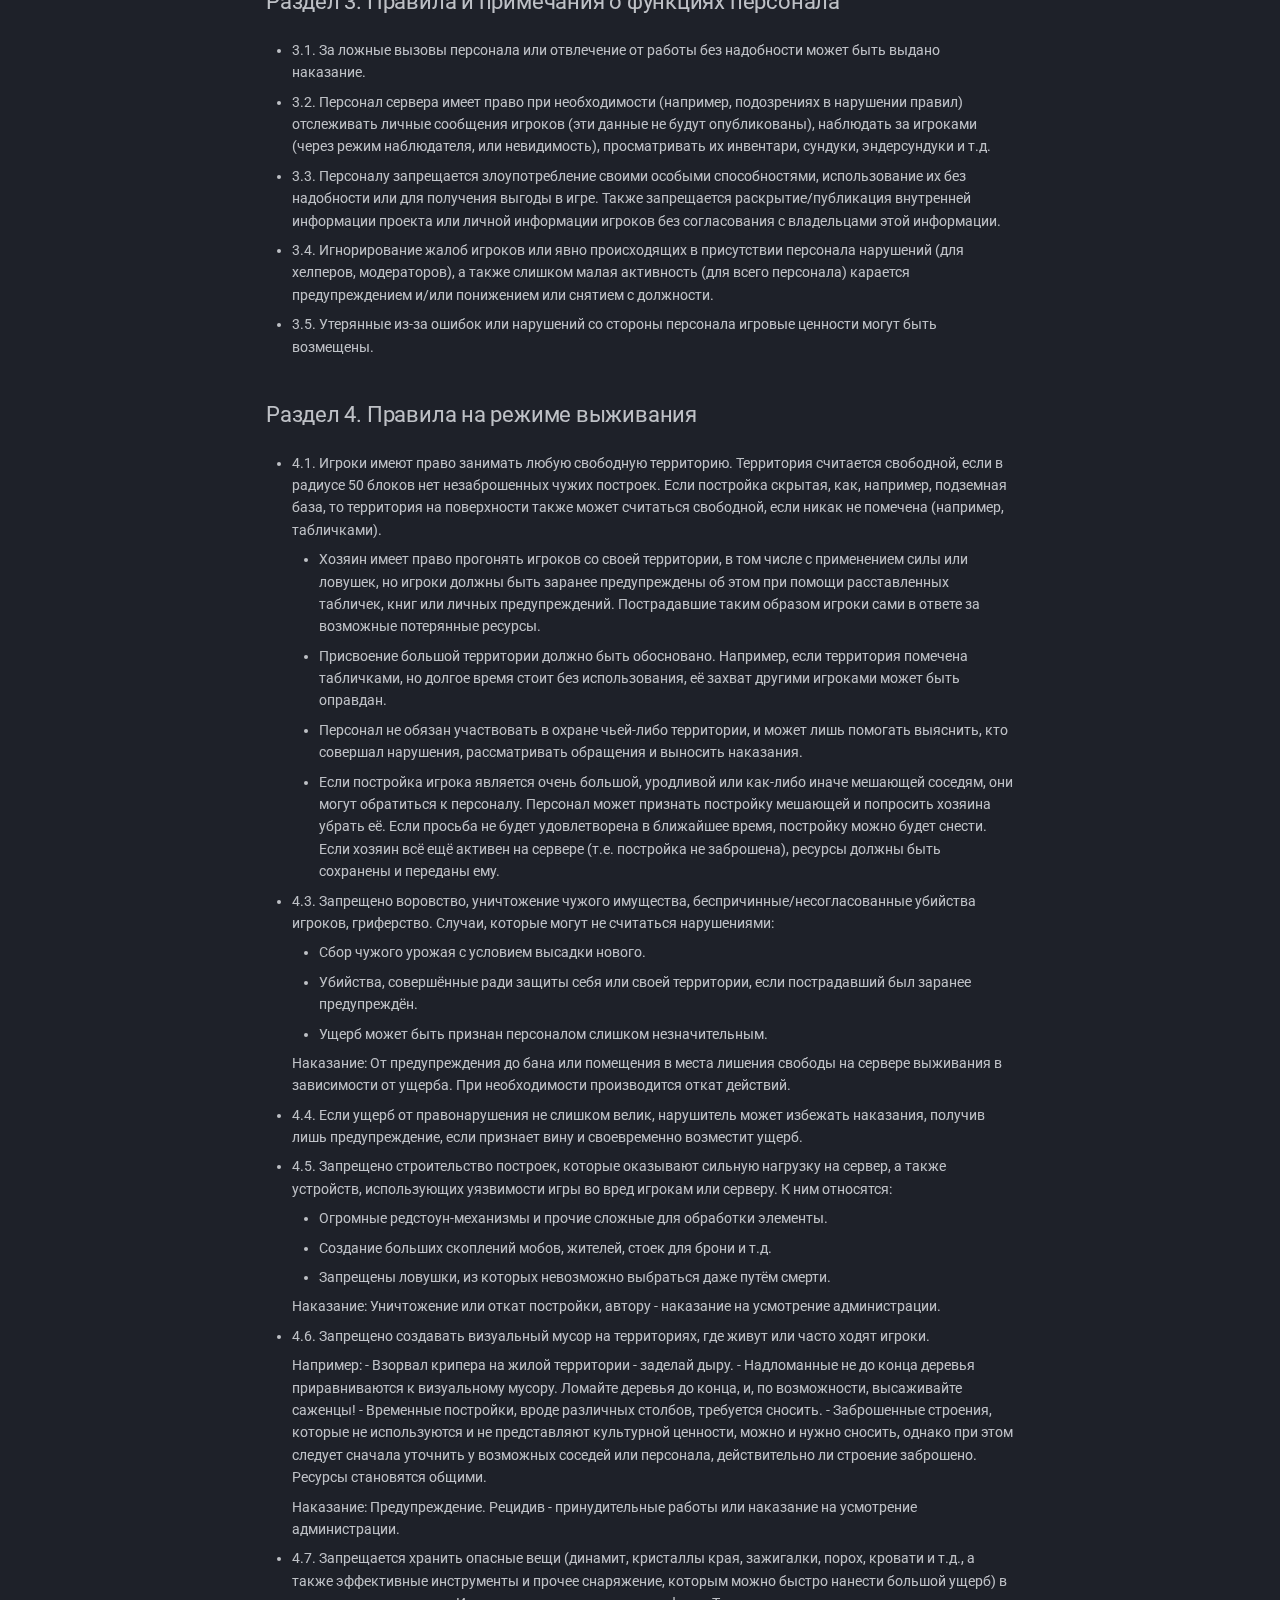
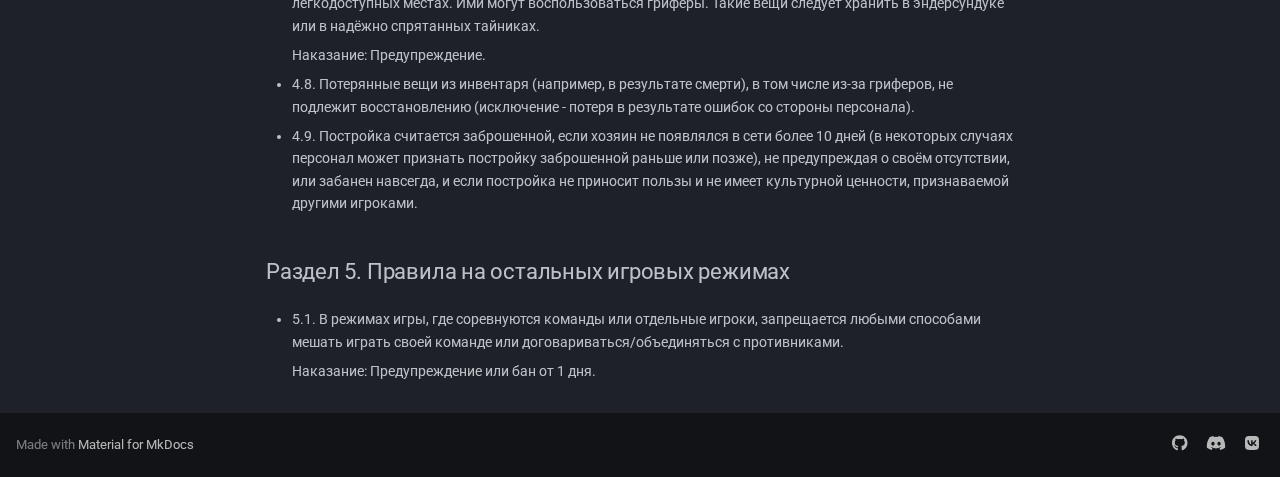
<file: rules/index.html>
<!doctype html>
<html lang="ru" class="no-js">
  <head>
    
      <meta charset="utf-8">
      <meta name="viewport" content="width=device-width,initial-scale=1">
      
      
      
        <link rel="canonical" href="https://outbreak-mc.github.io/rules/">
      
      
        <link rel="prev" href="../modpack/review/">
      
      
        <link rel="next" href="staff/">
      
      
      <link rel="icon" href="../assets/images/logo.png">
      <meta name="generator" content="mkdocs-1.6.0, mkdocs-material-9.5.25">
    
    
      
        <title>Основное положение проекта - OUTBREAK</title>
      
    
    
      <link rel="stylesheet" href="../assets/stylesheets/main.6543a935.min.css">
      
        
        <link rel="stylesheet" href="../assets/stylesheets/palette.06af60db.min.css">
      
      


    
    
      
    
    
      
        
        
        <link rel="preconnect" href="https://fonts.gstatic.com" crossorigin>
        <link rel="stylesheet" href="https://fonts.googleapis.com/css?family=Roboto:300,300i,400,400i,700,700i%7CRoboto+Mono:400,400i,700,700i&display=fallback">
        <style>:root{--md-text-font:"Roboto";--md-code-font:"Roboto Mono"}</style>
      
    
    
      <link rel="stylesheet" href="../stylesheets/extra.css">
    
      <link rel="stylesheet" href="../stylesheets/index.css">
    
      <link rel="stylesheet" href="../stylesheets/stars.css">
    
    <script>__md_scope=new URL("..",location),__md_hash=e=>[...e].reduce((e,_)=>(e<<5)-e+_.charCodeAt(0),0),__md_get=(e,_=localStorage,t=__md_scope)=>JSON.parse(_.getItem(t.pathname+"."+e)),__md_set=(e,_,t=localStorage,a=__md_scope)=>{try{t.setItem(a.pathname+"."+e,JSON.stringify(_))}catch(e){}}</script>
    
      

    
    
    
  </head>
  
  
    
    
    
    
    
    <body dir="ltr" data-md-color-scheme="slate" data-md-color-primary="custom" data-md-color-accent="indigo">
  
    
    <input class="md-toggle" data-md-toggle="drawer" type="checkbox" id="__drawer" autocomplete="off">
    <input class="md-toggle" data-md-toggle="search" type="checkbox" id="__search" autocomplete="off">
    <label class="md-overlay" for="__drawer"></label>
    <div data-md-component="skip">
      
        
        <a href="#outbreak" class="md-skip">
          Перейти к содержанию
        </a>
      
    </div>
    <div data-md-component="announce">
      
    </div>
    
    
      

<header class="md-header" data-md-component="header">
  <nav class="md-header__inner md-grid" aria-label="Верхний колонтитул">
    <a href=".." title="OUTBREAK" class="md-header__button md-logo" aria-label="OUTBREAK" data-md-component="logo">
      
  <img src="../assets/images/logo.png" alt="logo">

    </a>
    <label class="md-header__button md-icon" for="__drawer">
      
      <svg xmlns="http://www.w3.org/2000/svg" viewBox="0 0 24 24"><path d="M3 6h18v2H3V6m0 5h18v2H3v-2m0 5h18v2H3v-2Z"/></svg>
    </label>
    <div class="md-header__title" data-md-component="header-title">
      <div class="md-header__ellipsis">
        <div class="md-header__topic">
          <span class="md-ellipsis">
            OUTBREAK
          </span>
        </div>
        <div class="md-header__topic" data-md-component="header-topic">
          <span class="md-ellipsis">
            
              Основное положение проекта
            
          </span>
        </div>
      </div>
    </div>
    
      
    
    
    
    
      <label class="md-header__button md-icon" for="__search">
        
        <svg xmlns="http://www.w3.org/2000/svg" viewBox="0 0 24 24"><path d="M9.5 3A6.5 6.5 0 0 1 16 9.5c0 1.61-.59 3.09-1.56 4.23l.27.27h.79l5 5-1.5 1.5-5-5v-.79l-.27-.27A6.516 6.516 0 0 1 9.5 16 6.5 6.5 0 0 1 3 9.5 6.5 6.5 0 0 1 9.5 3m0 2C7 5 5 7 5 9.5S7 14 9.5 14 14 12 14 9.5 12 5 9.5 5Z"/></svg>
      </label>
      <div class="md-search" data-md-component="search" role="dialog">
  <label class="md-search__overlay" for="__search"></label>
  <div class="md-search__inner" role="search">
    <form class="md-search__form" name="search">
      <input type="text" class="md-search__input" name="query" aria-label="Поиск" placeholder="Поиск" autocapitalize="off" autocorrect="off" autocomplete="off" spellcheck="false" data-md-component="search-query" required>
      <label class="md-search__icon md-icon" for="__search">
        
        <svg xmlns="http://www.w3.org/2000/svg" viewBox="0 0 24 24"><path d="M9.5 3A6.5 6.5 0 0 1 16 9.5c0 1.61-.59 3.09-1.56 4.23l.27.27h.79l5 5-1.5 1.5-5-5v-.79l-.27-.27A6.516 6.516 0 0 1 9.5 16 6.5 6.5 0 0 1 3 9.5 6.5 6.5 0 0 1 9.5 3m0 2C7 5 5 7 5 9.5S7 14 9.5 14 14 12 14 9.5 12 5 9.5 5Z"/></svg>
        
        <svg xmlns="http://www.w3.org/2000/svg" viewBox="0 0 24 24"><path d="M20 11v2H8l5.5 5.5-1.42 1.42L4.16 12l7.92-7.92L13.5 5.5 8 11h12Z"/></svg>
      </label>
      <nav class="md-search__options" aria-label="Поиск">
        
        <button type="reset" class="md-search__icon md-icon" title="Очистить" aria-label="Очистить" tabindex="-1">
          
          <svg xmlns="http://www.w3.org/2000/svg" viewBox="0 0 24 24"><path d="M19 6.41 17.59 5 12 10.59 6.41 5 5 6.41 10.59 12 5 17.59 6.41 19 12 13.41 17.59 19 19 17.59 13.41 12 19 6.41Z"/></svg>
        </button>
      </nav>
      
        <div class="md-search__suggest" data-md-component="search-suggest"></div>
      
    </form>
    <div class="md-search__output">
      <div class="md-search__scrollwrap" data-md-scrollfix>
        <div class="md-search-result" data-md-component="search-result">
          <div class="md-search-result__meta">
            Инициализация поиска
          </div>
          <ol class="md-search-result__list" role="presentation"></ol>
        </div>
      </div>
    </div>
  </div>
</div>
    
    
  </nav>
  
</header>
    
    <div class="md-container" data-md-component="container">
      
      
        
          
            
<nav class="md-tabs" aria-label="Вкладки" data-md-component="tabs">
  <div class="md-grid">
    <ul class="md-tabs__list">
      
        
  
  
  
    <li class="md-tabs__item">
      <a href=".." class="md-tabs__link">
        
  
    
  
  Главная

      </a>
    </li>
  

      
        
  
  
  
    
    
      <li class="md-tabs__item">
        <a href="../skyhigh/worlds/" class="md-tabs__link">
          
  
    
  
  SKYHIGH EVENT

        </a>
      </li>
    
  

      
        
  
  
  
    
    
      <li class="md-tabs__item">
        <a href="../modpack/" class="md-tabs__link">
          
  
    
  
  Quality-of-Life сборка

        </a>
      </li>
    
  

      
        
  
  
    
  
  
    
    
      <li class="md-tabs__item md-tabs__item--active">
        <a href="./" class="md-tabs__link">
          
  
    
  
  Правила проекта

        </a>
      </li>
    
  

      
    </ul>
  </div>
</nav>
          
        
      
      <main class="md-main" data-md-component="main">
        <div class="md-main__inner md-grid">
          
            
              
              <div class="md-sidebar md-sidebar--primary" data-md-component="sidebar" data-md-type="navigation" >
                <div class="md-sidebar__scrollwrap">
                  <div class="md-sidebar__inner">
                    


  


<nav class="md-nav md-nav--primary md-nav--lifted" aria-label="Навигация" data-md-level="0">
  <label class="md-nav__title" for="__drawer">
    <a href=".." title="OUTBREAK" class="md-nav__button md-logo" aria-label="OUTBREAK" data-md-component="logo">
      
  <img src="../assets/images/logo.png" alt="logo">

    </a>
    OUTBREAK
  </label>
  
  <ul class="md-nav__list" data-md-scrollfix>
    
      
      
  
  
  
  
    <li class="md-nav__item">
      <a href=".." class="md-nav__link">
        
  
  <span class="md-ellipsis">
    Главная
  </span>
  

      </a>
    </li>
  

    
      
      
  
  
  
  
    
    
      
        
      
    
    
      
      
        
      
    
    
    <li class="md-nav__item md-nav__item--nested">
      
        
        
          
        
        <input class="md-nav__toggle md-toggle md-toggle--indeterminate" type="checkbox" id="__nav_2" >
        
          
          <label class="md-nav__link" for="__nav_2" id="__nav_2_label" tabindex="0">
            
  
  <span class="md-ellipsis">
    SKYHIGH EVENT
  </span>
  

            <span class="md-nav__icon md-icon"></span>
          </label>
        
        <nav class="md-nav" data-md-level="1" aria-labelledby="__nav_2_label" aria-expanded="false">
          <label class="md-nav__title" for="__nav_2">
            <span class="md-nav__icon md-icon"></span>
            SKYHIGH EVENT
          </label>
          <ul class="md-nav__list" data-md-scrollfix>
            
              
                
  
  
  
  
    <li class="md-nav__item">
      <a href="../skyhigh/worlds/" class="md-nav__link">
        
  
  <span class="md-ellipsis">
    Выбор мира
  </span>
  

      </a>
    </li>
  

              
            
          </ul>
        </nav>
      
    </li>
  

    
      
      
  
  
  
  
    
    
      
        
          
        
      
        
      
        
      
        
      
    
    
      
      
        
      
    
    
    <li class="md-nav__item md-nav__item--nested">
      
        
        
          
        
        <input class="md-nav__toggle md-toggle md-toggle--indeterminate" type="checkbox" id="__nav_3" >
        
          
          
          <div class="md-nav__link md-nav__container">
            <a href="../modpack/" class="md-nav__link ">
              
  
  <span class="md-ellipsis">
    Quality-of-Life сборка
  </span>
  

            </a>
            
              
              <label class="md-nav__link " for="__nav_3" id="__nav_3_label" tabindex="0">
                <span class="md-nav__icon md-icon"></span>
              </label>
            
          </div>
        
        <nav class="md-nav" data-md-level="1" aria-labelledby="__nav_3_label" aria-expanded="false">
          <label class="md-nav__title" for="__nav_3">
            <span class="md-nav__icon md-icon"></span>
            Quality-of-Life сборка
          </label>
          <ul class="md-nav__list" data-md-scrollfix>
            
              
            
              
                
  
  
  
  
    <li class="md-nav__item">
      <a href="../modpack/java-installation/" class="md-nav__link">
        
  
  <span class="md-ellipsis">
    Установка Java
  </span>
  

      </a>
    </li>
  

              
            
              
                
  
  
  
  
    <li class="md-nav__item">
      <a href="../modpack/installation/" class="md-nav__link">
        
  
  <span class="md-ellipsis">
    Установка Сборки
  </span>
  

      </a>
    </li>
  

              
            
              
                
  
  
  
  
    <li class="md-nav__item">
      <a href="../modpack/review/" class="md-nav__link">
        
  
  <span class="md-ellipsis">
    Обзор сборки
  </span>
  

      </a>
    </li>
  

              
            
          </ul>
        </nav>
      
    </li>
  

    
      
      
  
  
    
  
  
  
    
    
      
        
          
        
      
        
      
    
    
      
        
        
      
      
        
      
    
    
    <li class="md-nav__item md-nav__item--active md-nav__item--section md-nav__item--nested">
      
        
        
        <input class="md-nav__toggle md-toggle " type="checkbox" id="__nav_4" checked>
        
          
          
          <div class="md-nav__link md-nav__container">
            <a href="./" class="md-nav__link md-nav__link--active">
              
  
  <span class="md-ellipsis">
    Правила проекта
  </span>
  

            </a>
            
              
              <label class="md-nav__link md-nav__link--active" for="__nav_4" id="__nav_4_label" tabindex="">
                <span class="md-nav__icon md-icon"></span>
              </label>
            
          </div>
        
        <nav class="md-nav" data-md-level="1" aria-labelledby="__nav_4_label" aria-expanded="true">
          <label class="md-nav__title" for="__nav_4">
            <span class="md-nav__icon md-icon"></span>
            Правила проекта
          </label>
          <ul class="md-nav__list" data-md-scrollfix>
            
              
            
              
                
  
  
  
  
    <li class="md-nav__item">
      <a href="staff/" class="md-nav__link">
        
  
  <span class="md-ellipsis">
    Примечания о работе персонала
  </span>
  

      </a>
    </li>
  

              
            
          </ul>
        </nav>
      
    </li>
  

    
  </ul>
</nav>
                  </div>
                </div>
              </div>
            
            
              
              <div class="md-sidebar md-sidebar--secondary" data-md-component="sidebar" data-md-type="toc" >
                <div class="md-sidebar__scrollwrap">
                  <div class="md-sidebar__inner">
                    

<nav class="md-nav md-nav--secondary" aria-label="Содержание">
  
  
  
    
  
  
    <label class="md-nav__title" for="__toc">
      <span class="md-nav__icon md-icon"></span>
      Содержание
    </label>
    <ul class="md-nav__list" data-md-component="toc" data-md-scrollfix>
      
        <li class="md-nav__item">
  <a href="#1" class="md-nav__link">
    <span class="md-ellipsis">
      Раздел 1. Общие правила для всех серверов проекта
    </span>
  </a>
  
</li>
      
        <li class="md-nav__item">
  <a href="#2" class="md-nav__link">
    <span class="md-ellipsis">
      Раздел 2. Чат и личные сообщения
    </span>
  </a>
  
</li>
      
        <li class="md-nav__item">
  <a href="#3" class="md-nav__link">
    <span class="md-ellipsis">
      Раздел 3. Правила и примечания о функциях персонала
    </span>
  </a>
  
</li>
      
        <li class="md-nav__item">
  <a href="#4" class="md-nav__link">
    <span class="md-ellipsis">
      Раздел 4. Правила на режиме выживания
    </span>
  </a>
  
</li>
      
        <li class="md-nav__item">
  <a href="#5" class="md-nav__link">
    <span class="md-ellipsis">
      Раздел 5. Правила на остальных игровых режимах
    </span>
  </a>
  
</li>
      
    </ul>
  
</nav>
                  </div>
                </div>
              </div>
            
          
          
            <div class="md-content" data-md-component="content">
              <article class="md-content__inner md-typeset">
                
                  


<h1 id="outbreak">Правила проекта OUTBREAK</h1>
<p>Регистрируя аккаунт на сервере, пользователь подтверждает своё согласие с данным сводом правил. Руководство проекта имеет право на редактирование правил в любой момент. При существенных правках игроки уведомляются об изменениях. Ни за какой моральный или физический ущерб от игры на нашем проекте персонал отвественности не несёт.</p>
<p>Примечания об исполнении правил и наказаниях:</p>
<ol>
<li>Игроки имеют право обжаловать наказания в нашем <a href="https://discord.com/invite/fhgkRff" target="_blank">Discord</a> (информацию о предназначении каналов можно найти там же).</li>
<li>Попрошайничество снятия наказания может усугубить наказание.</li>
<li>Наказания за нарушения правил могут варьироваться на усмотрение администрации в зависимости от особенностей и тяжести происшествия.</li>
<li>Попытки обхода наказания усугубляют наказание. В случае создания новых аккаунтов для обхода - вплоть до блокировки всех аккаунтов.</li>
<li>Мы стараемся давать как можно более мягкие наказания, когда это возможно. Наша цель - по возможности перевоспитать нарушителя, а не изолироваться от него навсегда.</li>
</ol>
<h2 id="1">Раздел 1. Общие правила для всех серверов проекта</h2>
<ul>
<li>
<p>1.1. Запрещается устанавливать ники, скины, плащи имеющие: </p>
<ul>
<li>Оскорбительный, нецензурный характер (редкие исключения на усмотрение персонала допустимы).</li>
<li>Рекламирующие стороннее ПО, сайты, проекты и т.п.</li>
</ul>
</li>
<li>
<p>1.2. Запрещается иметь одновременно несколько используемых аккаунтов.</p>
<p>Исключения: Полная смена основного аккаунта допускается, но никакие игровые ценности, в том числе привилегии, переносу не подлежат. Допускается также имение второго аккаунта для использования на другой платформе (Java и Bedrock), в таком случае привилегии могут быть перенесены по обращению к администрации. Также привилегии могут быть перенесены в случае утраты данных от старого аккаунта.</p>
</li>
<li>
<p>1.3. Запрещено использовать стороннее ПО, дающее особые преимущества в игре, такое как читы, взломанные клиенты, макросы, автокликеры и т.д., в том числе, ресурспаки, дающие способности видеть сквозь блоки. Также запрещено использовать различные уязвимости, дюпы, попытки обхода/взлома каких-либо систем сервера и т.д.</p>
<p>Наказание: От предупреждения до блокировки аккаунта в зависимости от нанесённого ущерба. Полученные нечестным образом ресурсы могут быть уничтожены, также может быть произведён откат изменённых частей мира в изначальное состояние.</p>
</li>
<li>
<p>1.4. Запрещены продажа и передача аккаунтов или использование одного аккаунта несколькими игроками.</p>
<p>Наказание: Предупреждение передающему, если тот имеет отдельный аккаунт. Рецидив - блокировка. Передаваемый аккаунт блокируется навсегда.</p>
</li>
<li>
<p>1.5. Запрещены массовые раздачи или массовая продажа игровых ценностей, полученных при помощи способностей персонала или доната игрокам, не обладающим такими способностями.</p>
</li>
<li>
<p>1.6. Запрещается разжигание конфликтов по расовым, национальным, религиозным, политическим и прочим взглядам, а также пропаганда запрещённых законами Российской Федерации взглядов, символики, веществ и т.д. Администрация не несёт ответственности за возможные последствия.</p>
</li>
</ul>
<h2 id="2">Раздел 2. Чат и личные сообщения</h2>
<ul>
<li>
<p>2.1. Нецензурная лексика в умеренных количествах допускается, однако запрещены оскорбления, унижения, провокации, клевета и т.д, а также попытки обмана пользователей или втягивание их в мошеннические схемы.</p>
</li>
<li>
<p>2.2. Запрещается разжигание конфликтов, ругань и прочие действия, создающие негативную атмосферу. Будьте добры друг к другу.</p>
</li>
<li>
<p>2.3. Запрещается спам в любых проявлениях (дублирование сообщений, реклама сторонних проектов, флуд, капс).</p>
</li>
</ul>
<h2 id="3">Раздел 3. Правила и примечания о функциях персонала</h2>
<ul>
<li>
<p>3.1. За ложные вызовы персонала или отвлечение от работы без надобности может быть выдано наказание.</p>
</li>
<li>
<p>3.2. Персонал сервера имеет право при необходимости (например, подозрениях в нарушении правил) отслеживать личные сообщения игроков (эти данные не будут опубликованы), наблюдать за игроками (через режим наблюдателя, или невидимость), просматривать их инвентари, сундуки, эндерсундуки и т.д.</p>
</li>
<li>
<p>3.3. Персоналу запрещается злоупотребление своими особыми способностями, использование их без надобности или для получения выгоды в игре. Также запрещается раскрытие/публикация внутренней информации проекта или личной информации игроков без согласования с владельцами этой информации.</p>
</li>
<li>
<p>3.4. Игнорирование жалоб игроков или явно происходящих в присутствии персонала нарушений (для хелперов, модераторов), а также слишком малая активность (для всего персонала) карается предупреждением и/или понижением или снятием с должности.</p>
</li>
<li>
<p>3.5. Утерянные из-за ошибок или нарушений со стороны персонала игровые ценности могут быть возмещены.</p>
</li>
</ul>
<h2 id="4"><a name="vanilla"></a> Раздел 4. Правила на режиме выживания</h2>
<ul>
<li>
<p>4.1. Игроки имеют право занимать любую свободную территорию. Территория считается свободной, если в радиусе 50 блоков нет незаброшенных чужих построек. Если постройка скрытая, как, например, подземная база, то территория на поверхности также может считаться свободной, если никак не помечена (например, табличками).</p>
<ul>
<li>Хозяин имеет право прогонять игроков со своей территории, в том числе с применением силы или ловушек, но игроки должны быть заранее предупреждены об этом при помощи расставленных табличек, книг или личных предупреждений. Пострадавшие таким образом игроки сами в ответе за возможные потерянные ресурсы.</li>
<li>Присвоение большой территории должно быть обосновано. Например, если территория помечена табличками, но долгое время стоит без использования, её захват другими игроками может быть оправдан.</li>
<li>Персонал не обязан участвовать в охране чьей-либо территории, и может лишь помогать выяснить, кто совершал нарушения, рассматривать обращения и выносить наказания.</li>
<li>Если постройка игрока является очень большой, уродливой или как-либо иначе мешающей соседям, они могут обратиться к персоналу. Персонал может признать постройку мешающей и попросить хозяина убрать её. Если просьба не будет удовлетворена в ближайшее время, постройку можно будет снести. Если хозяин всё ещё активен на сервере (т.е. постройка не заброшена), ресурсы должны быть сохранены и переданы ему.</li>
</ul>
</li>
<li>
<p>4.3. Запрещено воровство, уничтожение чужого имущества, беспричинные/несогласованные убийства игроков, гриферство. 
    Случаи, которые могут не считаться нарушениями:</p>
<ul>
<li>Cбор чужого урожая с условием высадки нового. </li>
<li>Убийства, совершённые ради защиты себя или своей территории, если пострадавший был заранее предупреждён.</li>
<li>Ущерб может быть признан персоналом слишком незначительным.</li>
</ul>
<p>Наказание: От предупреждения до бана или помещения в места лишения свободы на сервере выживания в зависимости от ущерба. При необходимости производится откат действий.</p>
</li>
<li>
<p>4.4. Если ущерб от правонарушения не слишком велик, нарушитель может избежать наказания, получив лишь предупреждение, если признает вину и своевременно возместит ущерб.</p>
</li>
<li>
<p>4.5. Запрещено строительство построек, которые оказывают сильную нагрузку на сервер, а также устройств, использующих уязвимости игры во вред игрокам или серверу. К ним относятся:</p>
<ul>
<li>Огромные редстоун-механизмы и прочие сложные для обработки элементы.</li>
<li>Создание больших скоплений мобов, жителей, стоек для брони и т.д.</li>
<li>Запрещены ловушки, из которых невозможно выбраться даже путём смерти.</li>
</ul>
<p>Наказание: Уничтожение или откат постройки, автору - наказание на усмотрение администрации.</p>
</li>
<li>
<p>4.6. Запрещено создавать визуальный мусор на территориях, где живут или часто ходят игроки. </p>
<p>Например:
- Взорвал крипера на жилой территории - заделай дыру.
- Надломанные не до конца деревья приравниваются к визуальному мусору. Ломайте деревья до конца, и, по возможности, высаживайте саженцы!
- Временные постройки, вроде различных столбов, требуется сносить.
- Заброшенные строения, которые не используются и не представляют культурной ценности, можно и нужно сносить, однако при этом следует сначала уточнить у возможных соседей или персонала, действительно ли строение заброшено. Ресурсы становятся общими.</p>
<p>Наказание: Предупреждение. Рецидив - принудительные работы или наказание на усмотрение администрации.</p>
</li>
<li>
<p>4.7. Запрещается хранить опасные вещи (динамит, кристаллы края, зажигалки, порох, кровати и т.д., а также эффективные инструменты и прочее снаряжение, которым можно быстро нанести большой ущерб) в легкодоступных местах. Ими могут воспользоваться гриферы. Такие вещи следует хранить в эндерсундуке или в надёжно спрятанных тайниках.</p>
<p>Наказание: Предупреждение.</p>
</li>
<li>
<p>4.8. Потерянные вещи из инвентаря (например, в результате смерти), в том числе из-за гриферов, не подлежит восстановлению (исключение - потеря в результате ошибок со стороны персонала).</p>
</li>
<li>
<p>4.9. Постройка считается заброшенной, если хозяин не появлялся в сети более 10 дней (в некоторых случаях персонал может признать постройку заброшенной раньше или позже), не предупреждая о своём отсутствии, или забанен навсегда, и если постройка не приносит пользы и не имеет культурной ценности, признаваемой другими игроками.</p>
</li>
</ul>
<h2 id="5"><a name="other-modes"></a> Раздел 5. Правила на остальных игровых режимах</h2>
<ul>
<li>
<p>5.1. В режимах игры, где соревнуются команды или отдельные игроки, запрещается любыми способами мешать играть своей команде или договариваться/объединяться с противниками.</p>
<p>Наказание: Предупреждение или бан от 1 дня.</p>
</li>
</ul>












                
              </article>
            </div>
          
          
  <script>var tabs=__md_get("__tabs");if(Array.isArray(tabs))e:for(var set of document.querySelectorAll(".tabbed-set")){var tab,labels=set.querySelector(".tabbed-labels");for(tab of tabs)for(var label of labels.getElementsByTagName("label"))if(label.innerText.trim()===tab){var input=document.getElementById(label.htmlFor);input.checked=!0;continue e}}</script>

<script>var target=document.getElementById(location.hash.slice(1));target&&target.name&&(target.checked=target.name.startsWith("__tabbed_"))</script>
        </div>
        
      </main>
      
        <footer class="md-footer">
  
  <div class="md-footer-meta md-typeset">
    <div class="md-footer-meta__inner md-grid">
      <div class="md-copyright">
  
  
    Made with
    <a href="https://squidfunk.github.io/mkdocs-material/" target="_blank" rel="noopener">
      Material for MkDocs
    </a>
  
</div>
      
        <div class="md-social">
  
    
    
    
    
      
      
    
    <a href="https://github.com/outbreak-mc" target="_blank" rel="noopener" title="github.com" class="md-social__link">
      <svg xmlns="http://www.w3.org/2000/svg" viewBox="0 0 496 512"><!--! Font Awesome Free 6.5.2 by @fontawesome - https://fontawesome.com License - https://fontawesome.com/license/free (Icons: CC BY 4.0, Fonts: SIL OFL 1.1, Code: MIT License) Copyright 2024 Fonticons, Inc.--><path d="M165.9 397.4c0 2-2.3 3.6-5.2 3.6-3.3.3-5.6-1.3-5.6-3.6 0-2 2.3-3.6 5.2-3.6 3-.3 5.6 1.3 5.6 3.6zm-31.1-4.5c-.7 2 1.3 4.3 4.3 4.9 2.6 1 5.6 0 6.2-2s-1.3-4.3-4.3-5.2c-2.6-.7-5.5.3-6.2 2.3zm44.2-1.7c-2.9.7-4.9 2.6-4.6 4.9.3 2 2.9 3.3 5.9 2.6 2.9-.7 4.9-2.6 4.6-4.6-.3-1.9-3-3.2-5.9-2.9zM244.8 8C106.1 8 0 113.3 0 252c0 110.9 69.8 205.8 169.5 239.2 12.8 2.3 17.3-5.6 17.3-12.1 0-6.2-.3-40.4-.3-61.4 0 0-70 15-84.7-29.8 0 0-11.4-29.1-27.8-36.6 0 0-22.9-15.7 1.6-15.4 0 0 24.9 2 38.6 25.8 21.9 38.6 58.6 27.5 72.9 20.9 2.3-16 8.8-27.1 16-33.7-55.9-6.2-112.3-14.3-112.3-110.5 0-27.5 7.6-41.3 23.6-58.9-2.6-6.5-11.1-33.3 2.6-67.9 20.9-6.5 69 27 69 27 20-5.6 41.5-8.5 62.8-8.5s42.8 2.9 62.8 8.5c0 0 48.1-33.6 69-27 13.7 34.7 5.2 61.4 2.6 67.9 16 17.7 25.8 31.5 25.8 58.9 0 96.5-58.9 104.2-114.8 110.5 9.2 7.9 17 22.9 17 46.4 0 33.7-.3 75.4-.3 83.6 0 6.5 4.6 14.4 17.3 12.1C428.2 457.8 496 362.9 496 252 496 113.3 383.5 8 244.8 8zM97.2 352.9c-1.3 1-1 3.3.7 5.2 1.6 1.6 3.9 2.3 5.2 1 1.3-1 1-3.3-.7-5.2-1.6-1.6-3.9-2.3-5.2-1zm-10.8-8.1c-.7 1.3.3 2.9 2.3 3.9 1.6 1 3.6.7 4.3-.7.7-1.3-.3-2.9-2.3-3.9-2-.6-3.6-.3-4.3.7zm32.4 35.6c-1.6 1.3-1 4.3 1.3 6.2 2.3 2.3 5.2 2.6 6.5 1 1.3-1.3.7-4.3-1.3-6.2-2.2-2.3-5.2-2.6-6.5-1zm-11.4-14.7c-1.6 1-1.6 3.6 0 5.9 1.6 2.3 4.3 3.3 5.6 2.3 1.6-1.3 1.6-3.9 0-6.2-1.4-2.3-4-3.3-5.6-2z"/></svg>
    </a>
  
    
    
    
    
      
      
    
    <a href="https://discord.gg/fhgkRff" target="_blank" rel="noopener" title="discord.gg" class="md-social__link">
      <svg xmlns="http://www.w3.org/2000/svg" viewBox="0 0 640 512"><!--! Font Awesome Free 6.5.2 by @fontawesome - https://fontawesome.com License - https://fontawesome.com/license/free (Icons: CC BY 4.0, Fonts: SIL OFL 1.1, Code: MIT License) Copyright 2024 Fonticons, Inc.--><path d="M524.531 69.836a1.5 1.5 0 0 0-.764-.7A485.065 485.065 0 0 0 404.081 32.03a1.816 1.816 0 0 0-1.923.91 337.461 337.461 0 0 0-14.9 30.6 447.848 447.848 0 0 0-134.426 0 309.541 309.541 0 0 0-15.135-30.6 1.89 1.89 0 0 0-1.924-.91 483.689 483.689 0 0 0-119.688 37.107 1.712 1.712 0 0 0-.788.676C39.068 183.651 18.186 294.69 28.43 404.354a2.016 2.016 0 0 0 .765 1.375 487.666 487.666 0 0 0 146.825 74.189 1.9 1.9 0 0 0 2.063-.676A348.2 348.2 0 0 0 208.12 430.4a1.86 1.86 0 0 0-1.019-2.588 321.173 321.173 0 0 1-45.868-21.853 1.885 1.885 0 0 1-.185-3.126 251.047 251.047 0 0 0 9.109-7.137 1.819 1.819 0 0 1 1.9-.256c96.229 43.917 200.41 43.917 295.5 0a1.812 1.812 0 0 1 1.924.233 234.533 234.533 0 0 0 9.132 7.16 1.884 1.884 0 0 1-.162 3.126 301.407 301.407 0 0 1-45.89 21.83 1.875 1.875 0 0 0-1 2.611 391.055 391.055 0 0 0 30.014 48.815 1.864 1.864 0 0 0 2.063.7A486.048 486.048 0 0 0 610.7 405.729a1.882 1.882 0 0 0 .765-1.352c12.264-126.783-20.532-236.912-86.934-334.541ZM222.491 337.58c-28.972 0-52.844-26.587-52.844-59.239s23.409-59.241 52.844-59.241c29.665 0 53.306 26.82 52.843 59.239 0 32.654-23.41 59.241-52.843 59.241Zm195.38 0c-28.971 0-52.843-26.587-52.843-59.239s23.409-59.241 52.843-59.241c29.667 0 53.307 26.82 52.844 59.239 0 32.654-23.177 59.241-52.844 59.241Z"/></svg>
    </a>
  
    
    
    
    
      
      
    
    <a href="https://vk.com/outbreak_mc" target="_blank" rel="noopener" title="vk.com" class="md-social__link">
      <svg xmlns="http://www.w3.org/2000/svg" viewBox="0 0 448 512"><!--! Font Awesome Free 6.5.2 by @fontawesome - https://fontawesome.com License - https://fontawesome.com/license/free (Icons: CC BY 4.0, Fonts: SIL OFL 1.1, Code: MIT License) Copyright 2024 Fonticons, Inc.--><path d="M31.49 63.49C0 94.982 0 145.672 0 247.04v17.92c0 101.369 0 152.059 31.49 183.549C62.982 480 113.672 480 215.04 480h17.92c101.369 0 152.059 0 183.549-31.491C448 417.019 448 366.329 448 264.96v-17.92c0-101.369 0-152.059-31.491-183.55C385.019 32 334.329 32 232.96 32h-17.92C113.671 32 62.981 32 31.49 63.49ZM75.6 168.268h51.147c1.68 85.493 39.386 121.706 69.253 129.173V168.267h48.16V242c29.493-3.173 60.48-36.773 70.933-73.733h48.16a142.258 142.258 0 0 1-65.52 92.96 147.348 147.348 0 0 1 76.72 93.52H321.44a92.154 92.154 0 0 0-77.28-66.64v66.64h-5.787c-102.106 0-160.346-70-162.773-186.48Z"/></svg>
    </a>
  
</div>
      
    </div>
  </div>
</footer>
      
    </div>
    <div class="md-dialog" data-md-component="dialog">
      <div class="md-dialog__inner md-typeset"></div>
    </div>
    
      <div class="md-progress" data-md-component="progress" role="progressbar"></div>
    
    
    <script id="__config" type="application/json">{"base": "..", "features": ["navigation.tabs", "navigation.sections", "navigation.expand", "navigation.instant", "navigation.instant.progress", "navigation.table", "navigation.indexes", "search.suggest", "search.highlight", "content.tabs.link", "content.code.annotation", "content.code.copy"], "search": "../assets/javascripts/workers/search.b8dbb3d2.min.js", "translations": {"clipboard.copied": "\u0421\u043a\u043e\u043f\u0438\u0440\u043e\u0432\u0430\u043d\u043e \u0432 \u0431\u0443\u0444\u0435\u0440", "clipboard.copy": "\u041a\u043e\u043f\u0438\u0440\u043e\u0432\u0430\u0442\u044c \u0432 \u0431\u0443\u0444\u0435\u0440", "search.result.more.one": "\u0415\u0449\u0451 1 \u043d\u0430 \u044d\u0442\u043e\u0439 \u0441\u0442\u0440\u0430\u043d\u0438\u0446\u0435", "search.result.more.other": "\u0415\u0449\u0451 # \u043d\u0430 \u044d\u0442\u043e\u0439 \u0441\u0442\u0440\u0430\u043d\u0438\u0446\u0435", "search.result.none": "\u0421\u043e\u0432\u043f\u0430\u0434\u0435\u043d\u0438\u0439 \u043d\u0435 \u043d\u0430\u0439\u0434\u0435\u043d\u043e", "search.result.one": "\u041d\u0430\u0439\u0434\u0435\u043d\u043e 1 \u0441\u043e\u0432\u043f\u0430\u0434\u0435\u043d\u0438\u0435", "search.result.other": "\u041d\u0430\u0439\u0434\u0435\u043d\u043e \u0441\u043e\u0432\u043f\u0430\u0434\u0435\u043d\u0438\u0439: #", "search.result.placeholder": "\u041d\u0430\u0447\u043d\u0438\u0442\u0435 \u043f\u0435\u0447\u0430\u0442\u0430\u0442\u044c \u0434\u043b\u044f \u043f\u043e\u0438\u0441\u043a\u0430", "search.result.term.missing": "\u041e\u0442\u0441\u0443\u0442\u0441\u0442\u0432\u0443\u0435\u0442", "select.version": "\u0412\u044b\u0431\u0435\u0440\u0438\u0442\u0435 \u0432\u0435\u0440\u0441\u0438\u044e"}}</script>
    
    
      <script src="../assets/javascripts/bundle.081f42fc.min.js"></script>
      
    
  </body>
</html>
</file>
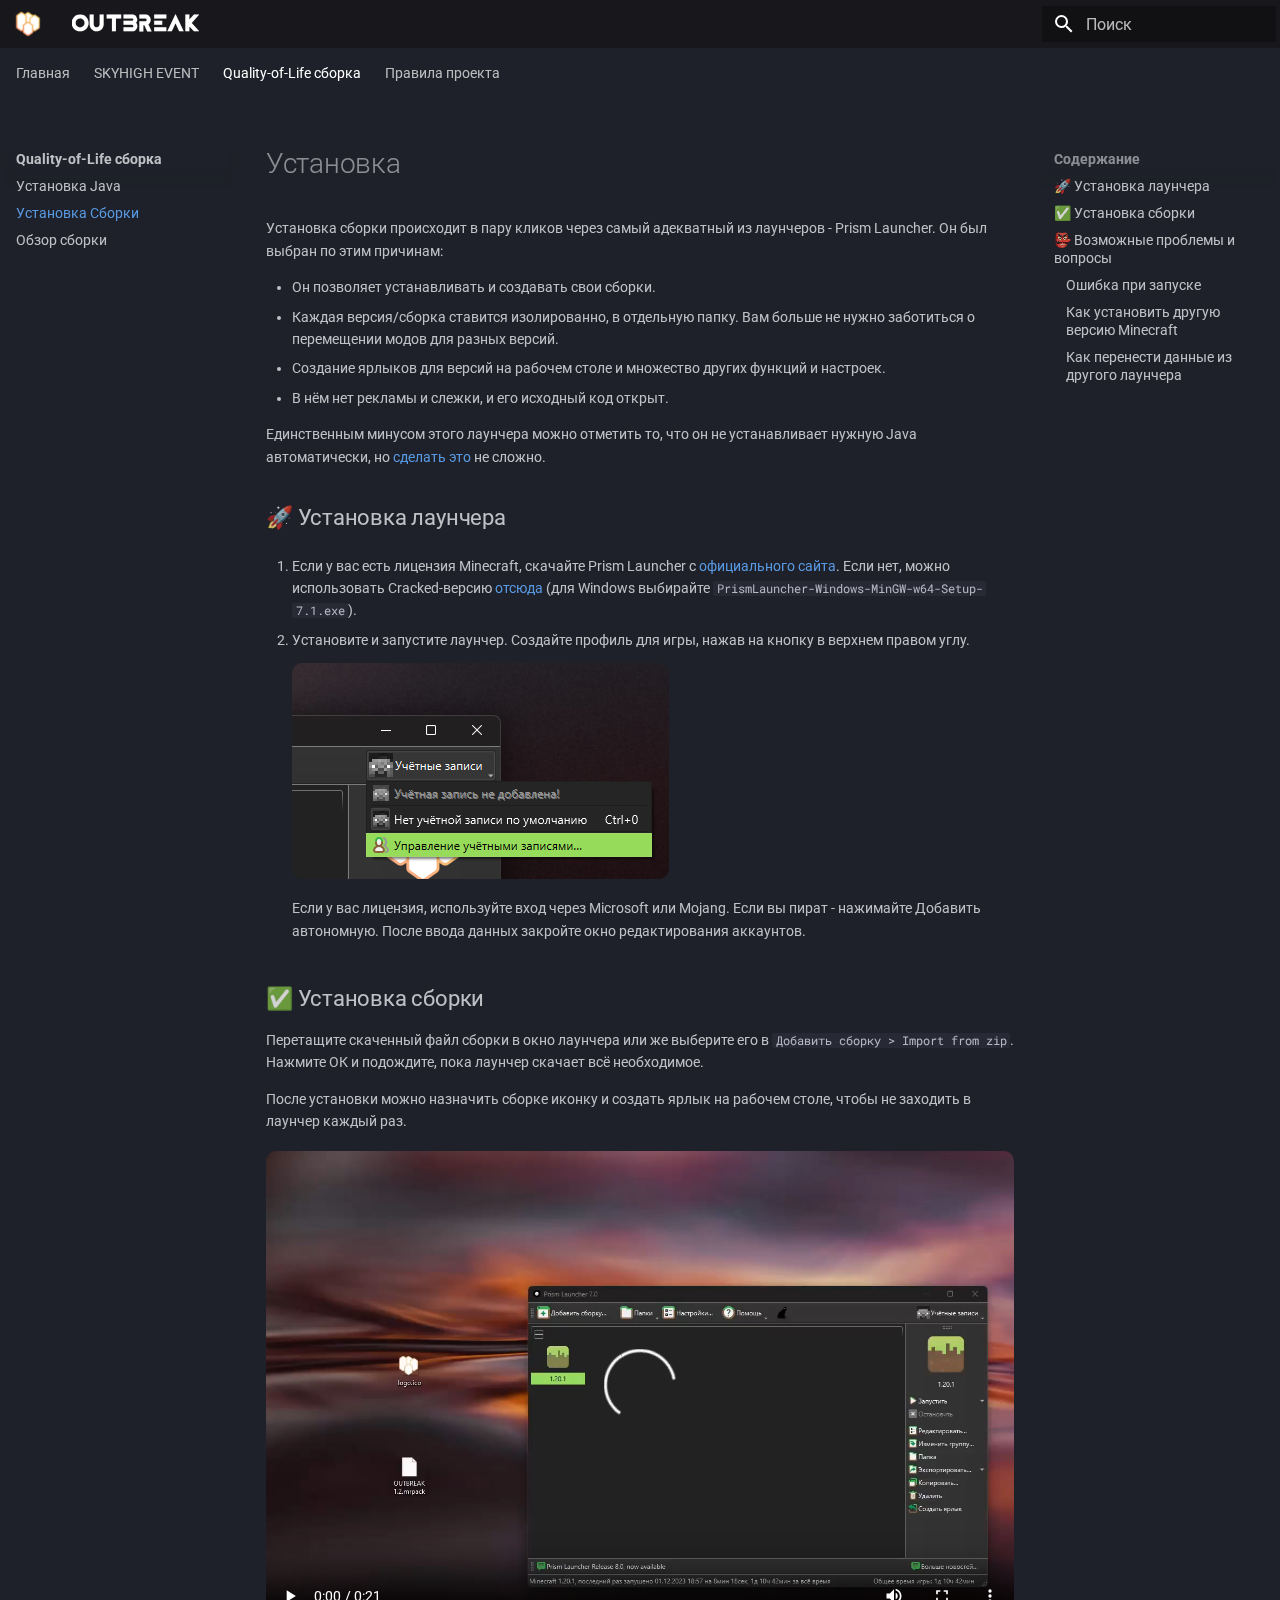
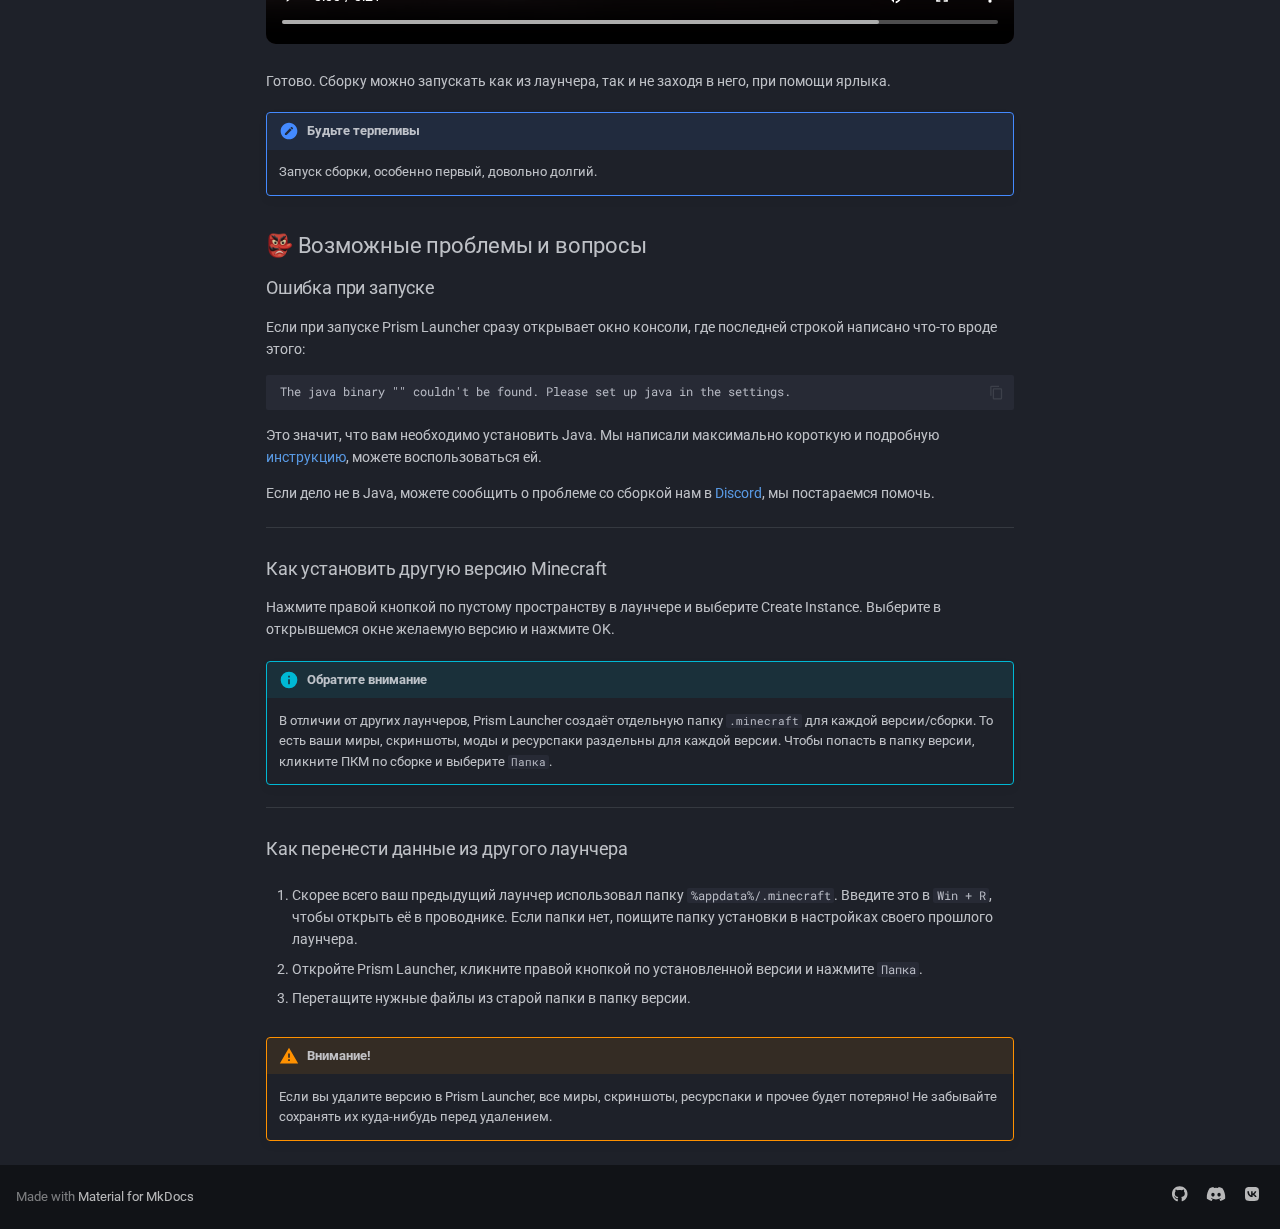
<file: modpack/installation/index.html>
<!doctype html>
<html lang="ru" class="no-js">
  <head>
    
      <meta charset="utf-8">
      <meta name="viewport" content="width=device-width,initial-scale=1">
      
      
      
        <link rel="canonical" href="https://outbreak-mc.github.io/modpack/installation/">
      
      
        <link rel="prev" href="../java-installation/">
      
      
        <link rel="next" href="../review/">
      
      
      <link rel="icon" href="../../assets/images/logo.png">
      <meta name="generator" content="mkdocs-1.6.0, mkdocs-material-9.5.25">
    
    
      
        <title>Установка Сборки - OUTBREAK</title>
      
    
    
      <link rel="stylesheet" href="../../assets/stylesheets/main.6543a935.min.css">
      
        
        <link rel="stylesheet" href="../../assets/stylesheets/palette.06af60db.min.css">
      
      


    
    
      
    
    
      
        
        
        <link rel="preconnect" href="https://fonts.gstatic.com" crossorigin>
        <link rel="stylesheet" href="https://fonts.googleapis.com/css?family=Roboto:300,300i,400,400i,700,700i%7CRoboto+Mono:400,400i,700,700i&display=fallback">
        <style>:root{--md-text-font:"Roboto";--md-code-font:"Roboto Mono"}</style>
      
    
    
      <link rel="stylesheet" href="../../stylesheets/extra.css">
    
      <link rel="stylesheet" href="../../stylesheets/index.css">
    
      <link rel="stylesheet" href="../../stylesheets/stars.css">
    
    <script>__md_scope=new URL("../..",location),__md_hash=e=>[...e].reduce((e,_)=>(e<<5)-e+_.charCodeAt(0),0),__md_get=(e,_=localStorage,t=__md_scope)=>JSON.parse(_.getItem(t.pathname+"."+e)),__md_set=(e,_,t=localStorage,a=__md_scope)=>{try{t.setItem(a.pathname+"."+e,JSON.stringify(_))}catch(e){}}</script>
    
      

    
    
    
  </head>
  
  
    
    
    
    
    
    <body dir="ltr" data-md-color-scheme="slate" data-md-color-primary="custom" data-md-color-accent="indigo">
  
    
    <input class="md-toggle" data-md-toggle="drawer" type="checkbox" id="__drawer" autocomplete="off">
    <input class="md-toggle" data-md-toggle="search" type="checkbox" id="__search" autocomplete="off">
    <label class="md-overlay" for="__drawer"></label>
    <div data-md-component="skip">
      
        
        <a href="#_1" class="md-skip">
          Перейти к содержанию
        </a>
      
    </div>
    <div data-md-component="announce">
      
    </div>
    
    
      

<header class="md-header" data-md-component="header">
  <nav class="md-header__inner md-grid" aria-label="Верхний колонтитул">
    <a href="../.." title="OUTBREAK" class="md-header__button md-logo" aria-label="OUTBREAK" data-md-component="logo">
      
  <img src="../../assets/images/logo.png" alt="logo">

    </a>
    <label class="md-header__button md-icon" for="__drawer">
      
      <svg xmlns="http://www.w3.org/2000/svg" viewBox="0 0 24 24"><path d="M3 6h18v2H3V6m0 5h18v2H3v-2m0 5h18v2H3v-2Z"/></svg>
    </label>
    <div class="md-header__title" data-md-component="header-title">
      <div class="md-header__ellipsis">
        <div class="md-header__topic">
          <span class="md-ellipsis">
            OUTBREAK
          </span>
        </div>
        <div class="md-header__topic" data-md-component="header-topic">
          <span class="md-ellipsis">
            
              Установка Сборки
            
          </span>
        </div>
      </div>
    </div>
    
      
    
    
    
    
      <label class="md-header__button md-icon" for="__search">
        
        <svg xmlns="http://www.w3.org/2000/svg" viewBox="0 0 24 24"><path d="M9.5 3A6.5 6.5 0 0 1 16 9.5c0 1.61-.59 3.09-1.56 4.23l.27.27h.79l5 5-1.5 1.5-5-5v-.79l-.27-.27A6.516 6.516 0 0 1 9.5 16 6.5 6.5 0 0 1 3 9.5 6.5 6.5 0 0 1 9.5 3m0 2C7 5 5 7 5 9.5S7 14 9.5 14 14 12 14 9.5 12 5 9.5 5Z"/></svg>
      </label>
      <div class="md-search" data-md-component="search" role="dialog">
  <label class="md-search__overlay" for="__search"></label>
  <div class="md-search__inner" role="search">
    <form class="md-search__form" name="search">
      <input type="text" class="md-search__input" name="query" aria-label="Поиск" placeholder="Поиск" autocapitalize="off" autocorrect="off" autocomplete="off" spellcheck="false" data-md-component="search-query" required>
      <label class="md-search__icon md-icon" for="__search">
        
        <svg xmlns="http://www.w3.org/2000/svg" viewBox="0 0 24 24"><path d="M9.5 3A6.5 6.5 0 0 1 16 9.5c0 1.61-.59 3.09-1.56 4.23l.27.27h.79l5 5-1.5 1.5-5-5v-.79l-.27-.27A6.516 6.516 0 0 1 9.5 16 6.5 6.5 0 0 1 3 9.5 6.5 6.5 0 0 1 9.5 3m0 2C7 5 5 7 5 9.5S7 14 9.5 14 14 12 14 9.5 12 5 9.5 5Z"/></svg>
        
        <svg xmlns="http://www.w3.org/2000/svg" viewBox="0 0 24 24"><path d="M20 11v2H8l5.5 5.5-1.42 1.42L4.16 12l7.92-7.92L13.5 5.5 8 11h12Z"/></svg>
      </label>
      <nav class="md-search__options" aria-label="Поиск">
        
        <button type="reset" class="md-search__icon md-icon" title="Очистить" aria-label="Очистить" tabindex="-1">
          
          <svg xmlns="http://www.w3.org/2000/svg" viewBox="0 0 24 24"><path d="M19 6.41 17.59 5 12 10.59 6.41 5 5 6.41 10.59 12 5 17.59 6.41 19 12 13.41 17.59 19 19 17.59 13.41 12 19 6.41Z"/></svg>
        </button>
      </nav>
      
        <div class="md-search__suggest" data-md-component="search-suggest"></div>
      
    </form>
    <div class="md-search__output">
      <div class="md-search__scrollwrap" data-md-scrollfix>
        <div class="md-search-result" data-md-component="search-result">
          <div class="md-search-result__meta">
            Инициализация поиска
          </div>
          <ol class="md-search-result__list" role="presentation"></ol>
        </div>
      </div>
    </div>
  </div>
</div>
    
    
  </nav>
  
</header>
    
    <div class="md-container" data-md-component="container">
      
      
        
          
            
<nav class="md-tabs" aria-label="Вкладки" data-md-component="tabs">
  <div class="md-grid">
    <ul class="md-tabs__list">
      
        
  
  
  
    <li class="md-tabs__item">
      <a href="../.." class="md-tabs__link">
        
  
    
  
  Главная

      </a>
    </li>
  

      
        
  
  
  
    
    
      <li class="md-tabs__item">
        <a href="../../skyhigh/worlds/" class="md-tabs__link">
          
  
    
  
  SKYHIGH EVENT

        </a>
      </li>
    
  

      
        
  
  
    
  
  
    
    
      <li class="md-tabs__item md-tabs__item--active">
        <a href="../" class="md-tabs__link">
          
  
    
  
  Quality-of-Life сборка

        </a>
      </li>
    
  

      
        
  
  
  
    
    
      <li class="md-tabs__item">
        <a href="../../rules/" class="md-tabs__link">
          
  
    
  
  Правила проекта

        </a>
      </li>
    
  

      
    </ul>
  </div>
</nav>
          
        
      
      <main class="md-main" data-md-component="main">
        <div class="md-main__inner md-grid">
          
            
              
              <div class="md-sidebar md-sidebar--primary" data-md-component="sidebar" data-md-type="navigation" >
                <div class="md-sidebar__scrollwrap">
                  <div class="md-sidebar__inner">
                    


  


<nav class="md-nav md-nav--primary md-nav--lifted" aria-label="Навигация" data-md-level="0">
  <label class="md-nav__title" for="__drawer">
    <a href="../.." title="OUTBREAK" class="md-nav__button md-logo" aria-label="OUTBREAK" data-md-component="logo">
      
  <img src="../../assets/images/logo.png" alt="logo">

    </a>
    OUTBREAK
  </label>
  
  <ul class="md-nav__list" data-md-scrollfix>
    
      
      
  
  
  
  
    <li class="md-nav__item">
      <a href="../.." class="md-nav__link">
        
  
  <span class="md-ellipsis">
    Главная
  </span>
  

      </a>
    </li>
  

    
      
      
  
  
  
  
    
    
      
        
      
    
    
      
      
        
      
    
    
    <li class="md-nav__item md-nav__item--nested">
      
        
        
          
        
        <input class="md-nav__toggle md-toggle md-toggle--indeterminate" type="checkbox" id="__nav_2" >
        
          
          <label class="md-nav__link" for="__nav_2" id="__nav_2_label" tabindex="0">
            
  
  <span class="md-ellipsis">
    SKYHIGH EVENT
  </span>
  

            <span class="md-nav__icon md-icon"></span>
          </label>
        
        <nav class="md-nav" data-md-level="1" aria-labelledby="__nav_2_label" aria-expanded="false">
          <label class="md-nav__title" for="__nav_2">
            <span class="md-nav__icon md-icon"></span>
            SKYHIGH EVENT
          </label>
          <ul class="md-nav__list" data-md-scrollfix>
            
              
                
  
  
  
  
    <li class="md-nav__item">
      <a href="../../skyhigh/worlds/" class="md-nav__link">
        
  
  <span class="md-ellipsis">
    Выбор мира
  </span>
  

      </a>
    </li>
  

              
            
          </ul>
        </nav>
      
    </li>
  

    
      
      
  
  
    
  
  
  
    
    
      
        
          
        
      
        
      
        
      
        
      
    
    
      
        
        
      
      
        
      
    
    
    <li class="md-nav__item md-nav__item--active md-nav__item--section md-nav__item--nested">
      
        
        
        <input class="md-nav__toggle md-toggle " type="checkbox" id="__nav_3" checked>
        
          
          
          <div class="md-nav__link md-nav__container">
            <a href="../" class="md-nav__link ">
              
  
  <span class="md-ellipsis">
    Quality-of-Life сборка
  </span>
  

            </a>
            
              
              <label class="md-nav__link " for="__nav_3" id="__nav_3_label" tabindex="">
                <span class="md-nav__icon md-icon"></span>
              </label>
            
          </div>
        
        <nav class="md-nav" data-md-level="1" aria-labelledby="__nav_3_label" aria-expanded="true">
          <label class="md-nav__title" for="__nav_3">
            <span class="md-nav__icon md-icon"></span>
            Quality-of-Life сборка
          </label>
          <ul class="md-nav__list" data-md-scrollfix>
            
              
            
              
                
  
  
  
  
    <li class="md-nav__item">
      <a href="../java-installation/" class="md-nav__link">
        
  
  <span class="md-ellipsis">
    Установка Java
  </span>
  

      </a>
    </li>
  

              
            
              
                
  
  
    
  
  
  
    <li class="md-nav__item md-nav__item--active">
      
      <input class="md-nav__toggle md-toggle" type="checkbox" id="__toc">
      
      
        
      
      
        <label class="md-nav__link md-nav__link--active" for="__toc">
          
  
  <span class="md-ellipsis">
    Установка Сборки
  </span>
  

          <span class="md-nav__icon md-icon"></span>
        </label>
      
      <a href="./" class="md-nav__link md-nav__link--active">
        
  
  <span class="md-ellipsis">
    Установка Сборки
  </span>
  

      </a>
      
        

<nav class="md-nav md-nav--secondary" aria-label="Содержание">
  
  
  
    
  
  
    <label class="md-nav__title" for="__toc">
      <span class="md-nav__icon md-icon"></span>
      Содержание
    </label>
    <ul class="md-nav__list" data-md-component="toc" data-md-scrollfix>
      
        <li class="md-nav__item">
  <a href="#_2" class="md-nav__link">
    <span class="md-ellipsis">
      🚀 Установка лаунчера
    </span>
  </a>
  
</li>
      
        <li class="md-nav__item">
  <a href="#_3" class="md-nav__link">
    <span class="md-ellipsis">
      ✅ Установка сборки
    </span>
  </a>
  
</li>
      
        <li class="md-nav__item">
  <a href="#_4" class="md-nav__link">
    <span class="md-ellipsis">
      👺 Возможные проблемы и вопросы
    </span>
  </a>
  
    <nav class="md-nav" aria-label="👺 Возможные проблемы и вопросы">
      <ul class="md-nav__list">
        
          <li class="md-nav__item">
  <a href="#java-issue" class="md-nav__link">
    <span class="md-ellipsis">
      Ошибка при запуске
    </span>
  </a>
  
</li>
        
          <li class="md-nav__item">
  <a href="#create-instance" class="md-nav__link">
    <span class="md-ellipsis">
      Как установить другую версию Minecraft
    </span>
  </a>
  
</li>
        
          <li class="md-nav__item">
  <a href="#migration" class="md-nav__link">
    <span class="md-ellipsis">
      Как перенести данные из другого лаунчера
    </span>
  </a>
  
</li>
        
      </ul>
    </nav>
  
</li>
      
    </ul>
  
</nav>
      
    </li>
  

              
            
              
                
  
  
  
  
    <li class="md-nav__item">
      <a href="../review/" class="md-nav__link">
        
  
  <span class="md-ellipsis">
    Обзор сборки
  </span>
  

      </a>
    </li>
  

              
            
          </ul>
        </nav>
      
    </li>
  

    
      
      
  
  
  
  
    
    
      
        
          
        
      
        
      
    
    
      
      
        
      
    
    
    <li class="md-nav__item md-nav__item--nested">
      
        
        
          
        
        <input class="md-nav__toggle md-toggle md-toggle--indeterminate" type="checkbox" id="__nav_4" >
        
          
          
          <div class="md-nav__link md-nav__container">
            <a href="../../rules/" class="md-nav__link ">
              
  
  <span class="md-ellipsis">
    Правила проекта
  </span>
  

            </a>
            
              
              <label class="md-nav__link " for="__nav_4" id="__nav_4_label" tabindex="0">
                <span class="md-nav__icon md-icon"></span>
              </label>
            
          </div>
        
        <nav class="md-nav" data-md-level="1" aria-labelledby="__nav_4_label" aria-expanded="false">
          <label class="md-nav__title" for="__nav_4">
            <span class="md-nav__icon md-icon"></span>
            Правила проекта
          </label>
          <ul class="md-nav__list" data-md-scrollfix>
            
              
            
              
                
  
  
  
  
    <li class="md-nav__item">
      <a href="../../rules/staff/" class="md-nav__link">
        
  
  <span class="md-ellipsis">
    Примечания о работе персонала
  </span>
  

      </a>
    </li>
  

              
            
          </ul>
        </nav>
      
    </li>
  

    
  </ul>
</nav>
                  </div>
                </div>
              </div>
            
            
              
              <div class="md-sidebar md-sidebar--secondary" data-md-component="sidebar" data-md-type="toc" >
                <div class="md-sidebar__scrollwrap">
                  <div class="md-sidebar__inner">
                    

<nav class="md-nav md-nav--secondary" aria-label="Содержание">
  
  
  
    
  
  
    <label class="md-nav__title" for="__toc">
      <span class="md-nav__icon md-icon"></span>
      Содержание
    </label>
    <ul class="md-nav__list" data-md-component="toc" data-md-scrollfix>
      
        <li class="md-nav__item">
  <a href="#_2" class="md-nav__link">
    <span class="md-ellipsis">
      🚀 Установка лаунчера
    </span>
  </a>
  
</li>
      
        <li class="md-nav__item">
  <a href="#_3" class="md-nav__link">
    <span class="md-ellipsis">
      ✅ Установка сборки
    </span>
  </a>
  
</li>
      
        <li class="md-nav__item">
  <a href="#_4" class="md-nav__link">
    <span class="md-ellipsis">
      👺 Возможные проблемы и вопросы
    </span>
  </a>
  
    <nav class="md-nav" aria-label="👺 Возможные проблемы и вопросы">
      <ul class="md-nav__list">
        
          <li class="md-nav__item">
  <a href="#java-issue" class="md-nav__link">
    <span class="md-ellipsis">
      Ошибка при запуске
    </span>
  </a>
  
</li>
        
          <li class="md-nav__item">
  <a href="#create-instance" class="md-nav__link">
    <span class="md-ellipsis">
      Как установить другую версию Minecraft
    </span>
  </a>
  
</li>
        
          <li class="md-nav__item">
  <a href="#migration" class="md-nav__link">
    <span class="md-ellipsis">
      Как перенести данные из другого лаунчера
    </span>
  </a>
  
</li>
        
      </ul>
    </nav>
  
</li>
      
    </ul>
  
</nav>
                  </div>
                </div>
              </div>
            
          
          
            <div class="md-content" data-md-component="content">
              <article class="md-content__inner md-typeset">
                
                  


<h1 id="_1">Установка</h1>
<p>Установка сборки происходит в пару кликов через самый адекватный из лаунчеров - Prism Launcher. 
Он был выбран по этим причинам:</p>
<ul>
<li>Он позволяет устанавливать и создавать свои сборки.</li>
<li>Каждая версия/сборка ставится изолированно, в отдельную папку. Вам больше не нужно заботиться о перемещении модов для разных версий.</li>
<li>Создание ярлыков для версий на рабочем столе и множество других функций и настроек.</li>
<li>В нём нет рекламы и слежки, и его исходный код открыт.</li>
</ul>
<p>Единственным минусом этого лаунчера можно отметить то, что он не устанавливает нужную Java автоматически, но <a href="../java-installation/">сделать это</a> не сложно.</p>
<h2 id="_2">🚀 Установка лаунчера</h2>
<ol>
<li>
<p>Если у вас есть лицензия Minecraft, скачайте Prism Launcher с <a href="https://prismlauncher.org/download/" target="_blank">официального сайта</a>. Если нет, можно использовать Cracked-версию <a href="https://github.com/Diegiwg/PrismLauncher-Cracked/releases" target="_blank">отсюда</a> (для Windows выбирайте <code>PrismLauncher-Windows-MinGW-w64-Setup-7.1.exe</code>).</p>
</li>
<li>
<p>Установите и запустите лаунчер. Создайте профиль для игры, нажав на кнопку в верхнем правом углу.</p>
<p><img alt="Скриншот создания аккаунта" src="../../assets/modpack/installation/create-account.webp" /></p>
<p>Если у вас лицензия, используйте вход через Microsoft или Mojang. Если вы пират - нажимайте Добавить автономную. После ввода данных закройте окно редактирования аккаунтов.</p>
</li>
</ol>
<h2 id="_3">✅ Установка сборки</h2>
<p>Перетащите скаченный файл сборки в окно лаунчера или же выберите его в <code>Добавить сборку &gt; Import from zip</code>. Нажмите ОК и подождите, пока лаунчер скачает всё необходимое. </p>
<p>После установки можно назначить сборке иконку и создать ярлык на рабочем столе, чтобы не заходить в лаунчер каждый раз.</p>
<video width="1384" height="912" controls><source src="/assets/modpack/installation/prism-installation-crop.mov" type="video/mp4"></video>

<p>Готово. Сборку можно запускать как из лаунчера, так и не заходя в него, при помощи ярлыка.</p>
<div class="admonition note">
<p class="admonition-title">Будьте терпеливы</p>
<p>Запуск сборки, особенно первый, довольно долгий.</p>
</div>
<h2 id="_4">👺 Возможные проблемы и вопросы</h2>
<h3 id="java-issue"><strong>Ошибка при запуске</strong></h3>
<p>Если при запуске Prism Launcher сразу открывает окно консоли, где последней строкой написано что-то вроде этого:</p>
<div class="highlight"><pre><span></span><code><a id="__codelineno-0-1" name="__codelineno-0-1" href="#__codelineno-0-1"></a>The java binary &quot;&quot; couldn&#39;t be found. Please set up java in the settings.
</code></pre></div>
<p>Это значит, что вам необходимо установить Java. Мы написали максимально короткую и подробную <a href="../java-installation/">инструкцию</a>, можете воспользоваться ей.</p>
<p>Если дело не в Java, можете сообщить о проблеме со сборкой нам в <a href="https://discord.gg/fhgkRff" target="_blank">Discord</a>, мы постараемся помочь.</p>
<hr />
<h3 id="create-instance"><strong>Как установить другую версию Minecraft</strong></h3>
<p>Нажмите правой кнопкой по пустому пространству в лаунчере и выберите Create Instance. Выберите в открывшемся окне желаемую версию и нажмите OK.</p>
<div class="admonition info">
<p class="admonition-title">Обратите внимание</p>
<p>В отличии от других лаунчеров, Prism Launcher создаёт отдельную папку <code>.minecraft</code> для каждой версии/сборки. То есть ваши миры, скриншоты, моды и ресурспаки раздельны для каждой версии. Чтобы попасть в папку версии, кликните ПКМ по сборке и выберите <code>Папка</code>.</p>
</div>
<hr />
<h3 id="migration"><strong>Как перенести данные из другого лаунчера</strong></h3>
<ol>
<li>
<p>Скорее всего ваш предыдущий лаунчер использовал папку <code>%appdata%/.minecraft</code>. Введите это в <code>Win + R</code>, чтобы открыть её в проводнике. Если папки нет, поищите папку установки в настройках своего прошлого лаунчера.</p>
</li>
<li>
<p>Откройте Prism Launcher, кликните правой кнопкой по установленной версии и нажмите <code>Папка</code>.</p>
</li>
<li>
<p>Перетащите нужные файлы из старой папки в папку версии.</p>
</li>
</ol>
<div class="admonition warning">
<p class="admonition-title">Внимание!</p>
<p>Если вы удалите версию в Prism Launcher, все миры, скриншоты, ресурспаки и прочее будет потеряно! Не забывайте сохранять их куда-нибудь перед удалением.</p>
</div>












                
              </article>
            </div>
          
          
  <script>var tabs=__md_get("__tabs");if(Array.isArray(tabs))e:for(var set of document.querySelectorAll(".tabbed-set")){var tab,labels=set.querySelector(".tabbed-labels");for(tab of tabs)for(var label of labels.getElementsByTagName("label"))if(label.innerText.trim()===tab){var input=document.getElementById(label.htmlFor);input.checked=!0;continue e}}</script>

<script>var target=document.getElementById(location.hash.slice(1));target&&target.name&&(target.checked=target.name.startsWith("__tabbed_"))</script>
        </div>
        
      </main>
      
        <footer class="md-footer">
  
  <div class="md-footer-meta md-typeset">
    <div class="md-footer-meta__inner md-grid">
      <div class="md-copyright">
  
  
    Made with
    <a href="https://squidfunk.github.io/mkdocs-material/" target="_blank" rel="noopener">
      Material for MkDocs
    </a>
  
</div>
      
        <div class="md-social">
  
    
    
    
    
      
      
    
    <a href="https://github.com/outbreak-mc" target="_blank" rel="noopener" title="github.com" class="md-social__link">
      <svg xmlns="http://www.w3.org/2000/svg" viewBox="0 0 496 512"><!--! Font Awesome Free 6.5.2 by @fontawesome - https://fontawesome.com License - https://fontawesome.com/license/free (Icons: CC BY 4.0, Fonts: SIL OFL 1.1, Code: MIT License) Copyright 2024 Fonticons, Inc.--><path d="M165.9 397.4c0 2-2.3 3.6-5.2 3.6-3.3.3-5.6-1.3-5.6-3.6 0-2 2.3-3.6 5.2-3.6 3-.3 5.6 1.3 5.6 3.6zm-31.1-4.5c-.7 2 1.3 4.3 4.3 4.9 2.6 1 5.6 0 6.2-2s-1.3-4.3-4.3-5.2c-2.6-.7-5.5.3-6.2 2.3zm44.2-1.7c-2.9.7-4.9 2.6-4.6 4.9.3 2 2.9 3.3 5.9 2.6 2.9-.7 4.9-2.6 4.6-4.6-.3-1.9-3-3.2-5.9-2.9zM244.8 8C106.1 8 0 113.3 0 252c0 110.9 69.8 205.8 169.5 239.2 12.8 2.3 17.3-5.6 17.3-12.1 0-6.2-.3-40.4-.3-61.4 0 0-70 15-84.7-29.8 0 0-11.4-29.1-27.8-36.6 0 0-22.9-15.7 1.6-15.4 0 0 24.9 2 38.6 25.8 21.9 38.6 58.6 27.5 72.9 20.9 2.3-16 8.8-27.1 16-33.7-55.9-6.2-112.3-14.3-112.3-110.5 0-27.5 7.6-41.3 23.6-58.9-2.6-6.5-11.1-33.3 2.6-67.9 20.9-6.5 69 27 69 27 20-5.6 41.5-8.5 62.8-8.5s42.8 2.9 62.8 8.5c0 0 48.1-33.6 69-27 13.7 34.7 5.2 61.4 2.6 67.9 16 17.7 25.8 31.5 25.8 58.9 0 96.5-58.9 104.2-114.8 110.5 9.2 7.9 17 22.9 17 46.4 0 33.7-.3 75.4-.3 83.6 0 6.5 4.6 14.4 17.3 12.1C428.2 457.8 496 362.9 496 252 496 113.3 383.5 8 244.8 8zM97.2 352.9c-1.3 1-1 3.3.7 5.2 1.6 1.6 3.9 2.3 5.2 1 1.3-1 1-3.3-.7-5.2-1.6-1.6-3.9-2.3-5.2-1zm-10.8-8.1c-.7 1.3.3 2.9 2.3 3.9 1.6 1 3.6.7 4.3-.7.7-1.3-.3-2.9-2.3-3.9-2-.6-3.6-.3-4.3.7zm32.4 35.6c-1.6 1.3-1 4.3 1.3 6.2 2.3 2.3 5.2 2.6 6.5 1 1.3-1.3.7-4.3-1.3-6.2-2.2-2.3-5.2-2.6-6.5-1zm-11.4-14.7c-1.6 1-1.6 3.6 0 5.9 1.6 2.3 4.3 3.3 5.6 2.3 1.6-1.3 1.6-3.9 0-6.2-1.4-2.3-4-3.3-5.6-2z"/></svg>
    </a>
  
    
    
    
    
      
      
    
    <a href="https://discord.gg/fhgkRff" target="_blank" rel="noopener" title="discord.gg" class="md-social__link">
      <svg xmlns="http://www.w3.org/2000/svg" viewBox="0 0 640 512"><!--! Font Awesome Free 6.5.2 by @fontawesome - https://fontawesome.com License - https://fontawesome.com/license/free (Icons: CC BY 4.0, Fonts: SIL OFL 1.1, Code: MIT License) Copyright 2024 Fonticons, Inc.--><path d="M524.531 69.836a1.5 1.5 0 0 0-.764-.7A485.065 485.065 0 0 0 404.081 32.03a1.816 1.816 0 0 0-1.923.91 337.461 337.461 0 0 0-14.9 30.6 447.848 447.848 0 0 0-134.426 0 309.541 309.541 0 0 0-15.135-30.6 1.89 1.89 0 0 0-1.924-.91 483.689 483.689 0 0 0-119.688 37.107 1.712 1.712 0 0 0-.788.676C39.068 183.651 18.186 294.69 28.43 404.354a2.016 2.016 0 0 0 .765 1.375 487.666 487.666 0 0 0 146.825 74.189 1.9 1.9 0 0 0 2.063-.676A348.2 348.2 0 0 0 208.12 430.4a1.86 1.86 0 0 0-1.019-2.588 321.173 321.173 0 0 1-45.868-21.853 1.885 1.885 0 0 1-.185-3.126 251.047 251.047 0 0 0 9.109-7.137 1.819 1.819 0 0 1 1.9-.256c96.229 43.917 200.41 43.917 295.5 0a1.812 1.812 0 0 1 1.924.233 234.533 234.533 0 0 0 9.132 7.16 1.884 1.884 0 0 1-.162 3.126 301.407 301.407 0 0 1-45.89 21.83 1.875 1.875 0 0 0-1 2.611 391.055 391.055 0 0 0 30.014 48.815 1.864 1.864 0 0 0 2.063.7A486.048 486.048 0 0 0 610.7 405.729a1.882 1.882 0 0 0 .765-1.352c12.264-126.783-20.532-236.912-86.934-334.541ZM222.491 337.58c-28.972 0-52.844-26.587-52.844-59.239s23.409-59.241 52.844-59.241c29.665 0 53.306 26.82 52.843 59.239 0 32.654-23.41 59.241-52.843 59.241Zm195.38 0c-28.971 0-52.843-26.587-52.843-59.239s23.409-59.241 52.843-59.241c29.667 0 53.307 26.82 52.844 59.239 0 32.654-23.177 59.241-52.844 59.241Z"/></svg>
    </a>
  
    
    
    
    
      
      
    
    <a href="https://vk.com/outbreak_mc" target="_blank" rel="noopener" title="vk.com" class="md-social__link">
      <svg xmlns="http://www.w3.org/2000/svg" viewBox="0 0 448 512"><!--! Font Awesome Free 6.5.2 by @fontawesome - https://fontawesome.com License - https://fontawesome.com/license/free (Icons: CC BY 4.0, Fonts: SIL OFL 1.1, Code: MIT License) Copyright 2024 Fonticons, Inc.--><path d="M31.49 63.49C0 94.982 0 145.672 0 247.04v17.92c0 101.369 0 152.059 31.49 183.549C62.982 480 113.672 480 215.04 480h17.92c101.369 0 152.059 0 183.549-31.491C448 417.019 448 366.329 448 264.96v-17.92c0-101.369 0-152.059-31.491-183.55C385.019 32 334.329 32 232.96 32h-17.92C113.671 32 62.981 32 31.49 63.49ZM75.6 168.268h51.147c1.68 85.493 39.386 121.706 69.253 129.173V168.267h48.16V242c29.493-3.173 60.48-36.773 70.933-73.733h48.16a142.258 142.258 0 0 1-65.52 92.96 147.348 147.348 0 0 1 76.72 93.52H321.44a92.154 92.154 0 0 0-77.28-66.64v66.64h-5.787c-102.106 0-160.346-70-162.773-186.48Z"/></svg>
    </a>
  
</div>
      
    </div>
  </div>
</footer>
      
    </div>
    <div class="md-dialog" data-md-component="dialog">
      <div class="md-dialog__inner md-typeset"></div>
    </div>
    
      <div class="md-progress" data-md-component="progress" role="progressbar"></div>
    
    
    <script id="__config" type="application/json">{"base": "../..", "features": ["navigation.tabs", "navigation.sections", "navigation.expand", "navigation.instant", "navigation.instant.progress", "navigation.table", "navigation.indexes", "search.suggest", "search.highlight", "content.tabs.link", "content.code.annotation", "content.code.copy"], "search": "../../assets/javascripts/workers/search.b8dbb3d2.min.js", "translations": {"clipboard.copied": "\u0421\u043a\u043e\u043f\u0438\u0440\u043e\u0432\u0430\u043d\u043e \u0432 \u0431\u0443\u0444\u0435\u0440", "clipboard.copy": "\u041a\u043e\u043f\u0438\u0440\u043e\u0432\u0430\u0442\u044c \u0432 \u0431\u0443\u0444\u0435\u0440", "search.result.more.one": "\u0415\u0449\u0451 1 \u043d\u0430 \u044d\u0442\u043e\u0439 \u0441\u0442\u0440\u0430\u043d\u0438\u0446\u0435", "search.result.more.other": "\u0415\u0449\u0451 # \u043d\u0430 \u044d\u0442\u043e\u0439 \u0441\u0442\u0440\u0430\u043d\u0438\u0446\u0435", "search.result.none": "\u0421\u043e\u0432\u043f\u0430\u0434\u0435\u043d\u0438\u0439 \u043d\u0435 \u043d\u0430\u0439\u0434\u0435\u043d\u043e", "search.result.one": "\u041d\u0430\u0439\u0434\u0435\u043d\u043e 1 \u0441\u043e\u0432\u043f\u0430\u0434\u0435\u043d\u0438\u0435", "search.result.other": "\u041d\u0430\u0439\u0434\u0435\u043d\u043e \u0441\u043e\u0432\u043f\u0430\u0434\u0435\u043d\u0438\u0439: #", "search.result.placeholder": "\u041d\u0430\u0447\u043d\u0438\u0442\u0435 \u043f\u0435\u0447\u0430\u0442\u0430\u0442\u044c \u0434\u043b\u044f \u043f\u043e\u0438\u0441\u043a\u0430", "search.result.term.missing": "\u041e\u0442\u0441\u0443\u0442\u0441\u0442\u0432\u0443\u0435\u0442", "select.version": "\u0412\u044b\u0431\u0435\u0440\u0438\u0442\u0435 \u0432\u0435\u0440\u0441\u0438\u044e"}}</script>
    
    
      <script src="../../assets/javascripts/bundle.081f42fc.min.js"></script>
      
    
  </body>
</html>
</file>
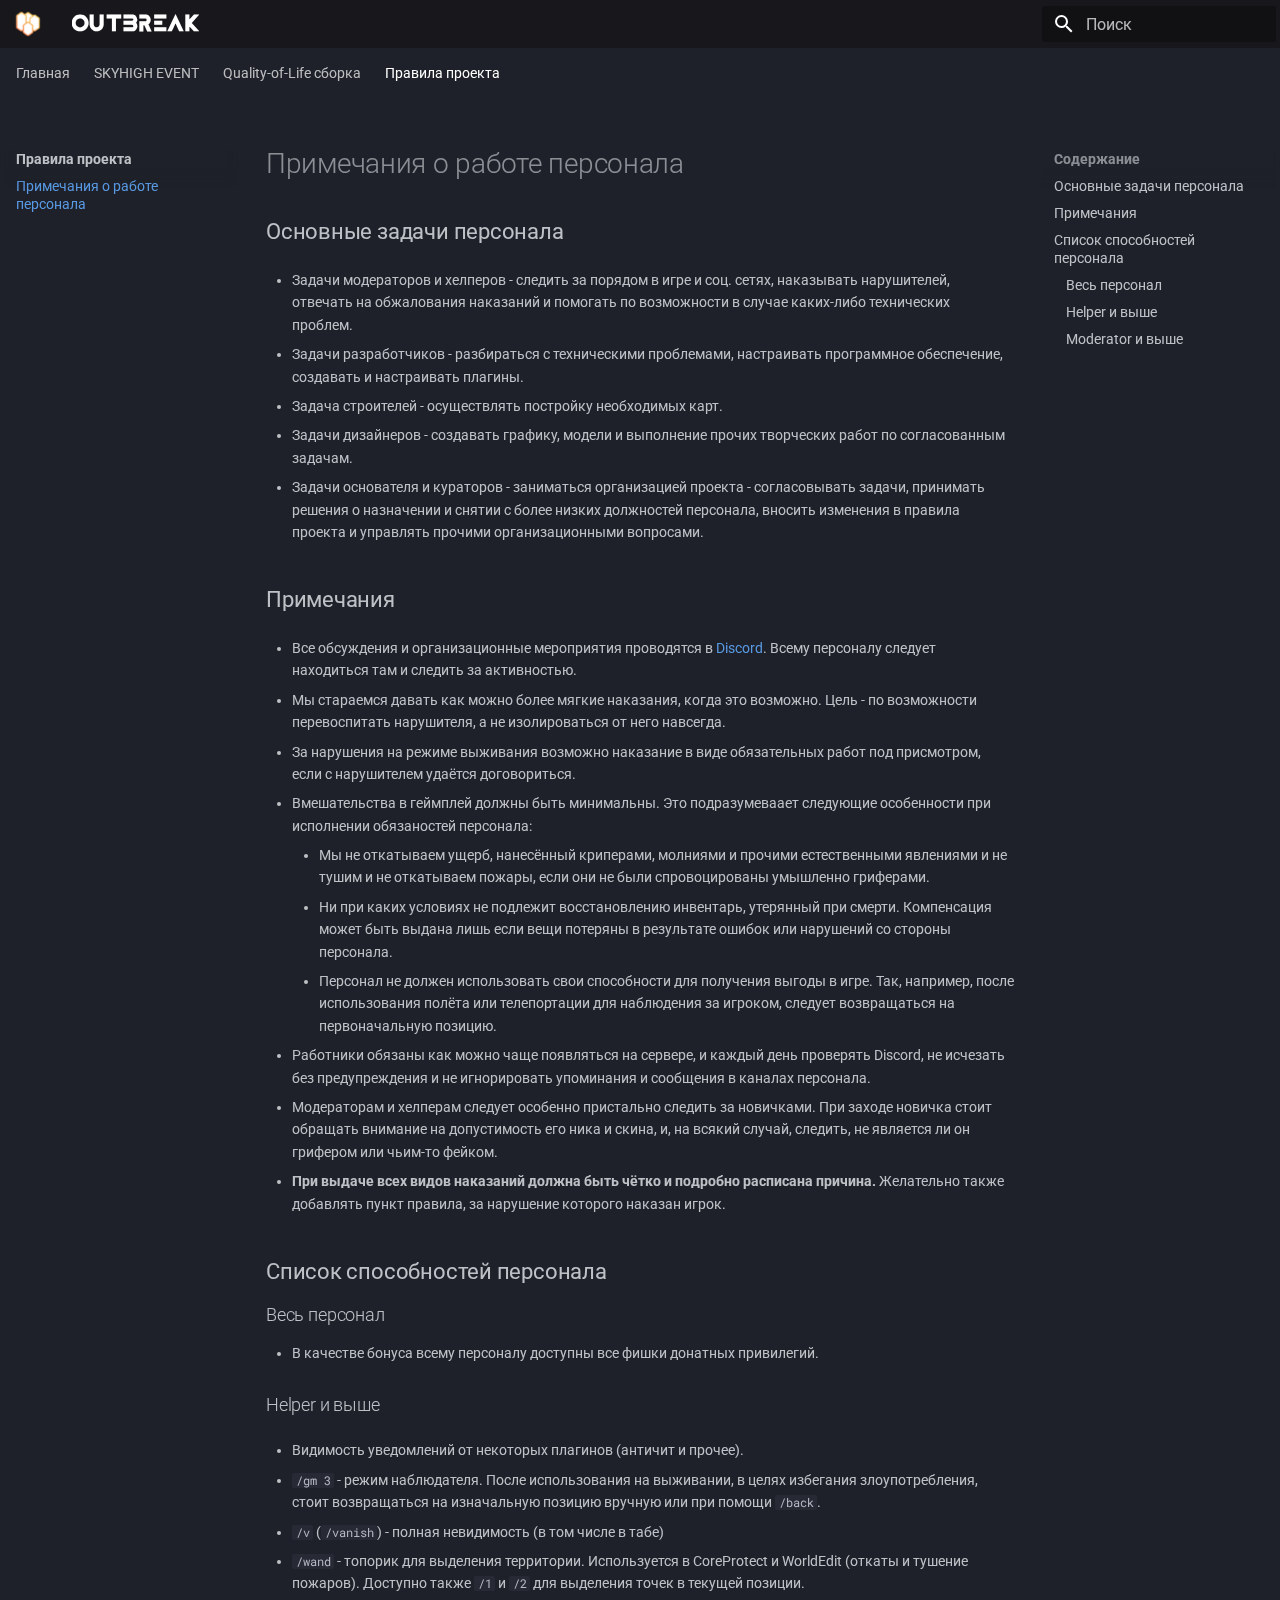
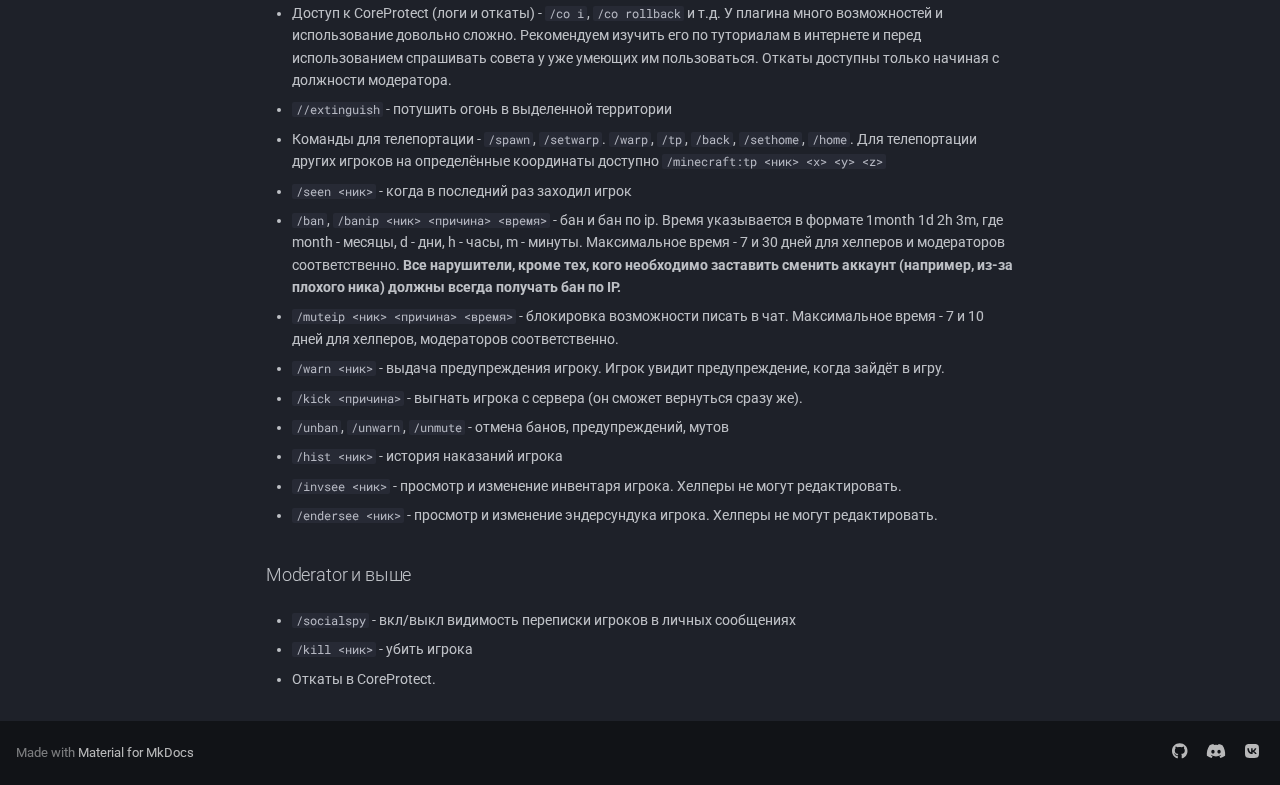
<file: rules/staff/index.html>
<!doctype html>
<html lang="ru" class="no-js">
  <head>
    
      <meta charset="utf-8">
      <meta name="viewport" content="width=device-width,initial-scale=1">
      
      
      
        <link rel="canonical" href="https://outbreak-mc.github.io/rules/staff/">
      
      
        <link rel="prev" href="../">
      
      
      
      <link rel="icon" href="../../assets/images/logo.png">
      <meta name="generator" content="mkdocs-1.6.0, mkdocs-material-9.5.25">
    
    
      
        <title>Примечания о работе персонала - OUTBREAK</title>
      
    
    
      <link rel="stylesheet" href="../../assets/stylesheets/main.6543a935.min.css">
      
        
        <link rel="stylesheet" href="../../assets/stylesheets/palette.06af60db.min.css">
      
      


    
    
      
    
    
      
        
        
        <link rel="preconnect" href="https://fonts.gstatic.com" crossorigin>
        <link rel="stylesheet" href="https://fonts.googleapis.com/css?family=Roboto:300,300i,400,400i,700,700i%7CRoboto+Mono:400,400i,700,700i&display=fallback">
        <style>:root{--md-text-font:"Roboto";--md-code-font:"Roboto Mono"}</style>
      
    
    
      <link rel="stylesheet" href="../../stylesheets/extra.css">
    
      <link rel="stylesheet" href="../../stylesheets/index.css">
    
      <link rel="stylesheet" href="../../stylesheets/stars.css">
    
    <script>__md_scope=new URL("../..",location),__md_hash=e=>[...e].reduce((e,_)=>(e<<5)-e+_.charCodeAt(0),0),__md_get=(e,_=localStorage,t=__md_scope)=>JSON.parse(_.getItem(t.pathname+"."+e)),__md_set=(e,_,t=localStorage,a=__md_scope)=>{try{t.setItem(a.pathname+"."+e,JSON.stringify(_))}catch(e){}}</script>
    
      

    
    
    
  </head>
  
  
    
    
    
    
    
    <body dir="ltr" data-md-color-scheme="slate" data-md-color-primary="custom" data-md-color-accent="indigo">
  
    
    <input class="md-toggle" data-md-toggle="drawer" type="checkbox" id="__drawer" autocomplete="off">
    <input class="md-toggle" data-md-toggle="search" type="checkbox" id="__search" autocomplete="off">
    <label class="md-overlay" for="__drawer"></label>
    <div data-md-component="skip">
      
        
        <a href="#_1" class="md-skip">
          Перейти к содержанию
        </a>
      
    </div>
    <div data-md-component="announce">
      
    </div>
    
    
      

<header class="md-header" data-md-component="header">
  <nav class="md-header__inner md-grid" aria-label="Верхний колонтитул">
    <a href="../.." title="OUTBREAK" class="md-header__button md-logo" aria-label="OUTBREAK" data-md-component="logo">
      
  <img src="../../assets/images/logo.png" alt="logo">

    </a>
    <label class="md-header__button md-icon" for="__drawer">
      
      <svg xmlns="http://www.w3.org/2000/svg" viewBox="0 0 24 24"><path d="M3 6h18v2H3V6m0 5h18v2H3v-2m0 5h18v2H3v-2Z"/></svg>
    </label>
    <div class="md-header__title" data-md-component="header-title">
      <div class="md-header__ellipsis">
        <div class="md-header__topic">
          <span class="md-ellipsis">
            OUTBREAK
          </span>
        </div>
        <div class="md-header__topic" data-md-component="header-topic">
          <span class="md-ellipsis">
            
              Примечания о работе персонала
            
          </span>
        </div>
      </div>
    </div>
    
      
    
    
    
    
      <label class="md-header__button md-icon" for="__search">
        
        <svg xmlns="http://www.w3.org/2000/svg" viewBox="0 0 24 24"><path d="M9.5 3A6.5 6.5 0 0 1 16 9.5c0 1.61-.59 3.09-1.56 4.23l.27.27h.79l5 5-1.5 1.5-5-5v-.79l-.27-.27A6.516 6.516 0 0 1 9.5 16 6.5 6.5 0 0 1 3 9.5 6.5 6.5 0 0 1 9.5 3m0 2C7 5 5 7 5 9.5S7 14 9.5 14 14 12 14 9.5 12 5 9.5 5Z"/></svg>
      </label>
      <div class="md-search" data-md-component="search" role="dialog">
  <label class="md-search__overlay" for="__search"></label>
  <div class="md-search__inner" role="search">
    <form class="md-search__form" name="search">
      <input type="text" class="md-search__input" name="query" aria-label="Поиск" placeholder="Поиск" autocapitalize="off" autocorrect="off" autocomplete="off" spellcheck="false" data-md-component="search-query" required>
      <label class="md-search__icon md-icon" for="__search">
        
        <svg xmlns="http://www.w3.org/2000/svg" viewBox="0 0 24 24"><path d="M9.5 3A6.5 6.5 0 0 1 16 9.5c0 1.61-.59 3.09-1.56 4.23l.27.27h.79l5 5-1.5 1.5-5-5v-.79l-.27-.27A6.516 6.516 0 0 1 9.5 16 6.5 6.5 0 0 1 3 9.5 6.5 6.5 0 0 1 9.5 3m0 2C7 5 5 7 5 9.5S7 14 9.5 14 14 12 14 9.5 12 5 9.5 5Z"/></svg>
        
        <svg xmlns="http://www.w3.org/2000/svg" viewBox="0 0 24 24"><path d="M20 11v2H8l5.5 5.5-1.42 1.42L4.16 12l7.92-7.92L13.5 5.5 8 11h12Z"/></svg>
      </label>
      <nav class="md-search__options" aria-label="Поиск">
        
        <button type="reset" class="md-search__icon md-icon" title="Очистить" aria-label="Очистить" tabindex="-1">
          
          <svg xmlns="http://www.w3.org/2000/svg" viewBox="0 0 24 24"><path d="M19 6.41 17.59 5 12 10.59 6.41 5 5 6.41 10.59 12 5 17.59 6.41 19 12 13.41 17.59 19 19 17.59 13.41 12 19 6.41Z"/></svg>
        </button>
      </nav>
      
        <div class="md-search__suggest" data-md-component="search-suggest"></div>
      
    </form>
    <div class="md-search__output">
      <div class="md-search__scrollwrap" data-md-scrollfix>
        <div class="md-search-result" data-md-component="search-result">
          <div class="md-search-result__meta">
            Инициализация поиска
          </div>
          <ol class="md-search-result__list" role="presentation"></ol>
        </div>
      </div>
    </div>
  </div>
</div>
    
    
  </nav>
  
</header>
    
    <div class="md-container" data-md-component="container">
      
      
        
          
            
<nav class="md-tabs" aria-label="Вкладки" data-md-component="tabs">
  <div class="md-grid">
    <ul class="md-tabs__list">
      
        
  
  
  
    <li class="md-tabs__item">
      <a href="../.." class="md-tabs__link">
        
  
    
  
  Главная

      </a>
    </li>
  

      
        
  
  
  
    
    
      <li class="md-tabs__item">
        <a href="../../skyhigh/worlds/" class="md-tabs__link">
          
  
    
  
  SKYHIGH EVENT

        </a>
      </li>
    
  

      
        
  
  
  
    
    
      <li class="md-tabs__item">
        <a href="../../modpack/" class="md-tabs__link">
          
  
    
  
  Quality-of-Life сборка

        </a>
      </li>
    
  

      
        
  
  
    
  
  
    
    
      <li class="md-tabs__item md-tabs__item--active">
        <a href="../" class="md-tabs__link">
          
  
    
  
  Правила проекта

        </a>
      </li>
    
  

      
    </ul>
  </div>
</nav>
          
        
      
      <main class="md-main" data-md-component="main">
        <div class="md-main__inner md-grid">
          
            
              
              <div class="md-sidebar md-sidebar--primary" data-md-component="sidebar" data-md-type="navigation" >
                <div class="md-sidebar__scrollwrap">
                  <div class="md-sidebar__inner">
                    


  


<nav class="md-nav md-nav--primary md-nav--lifted" aria-label="Навигация" data-md-level="0">
  <label class="md-nav__title" for="__drawer">
    <a href="../.." title="OUTBREAK" class="md-nav__button md-logo" aria-label="OUTBREAK" data-md-component="logo">
      
  <img src="../../assets/images/logo.png" alt="logo">

    </a>
    OUTBREAK
  </label>
  
  <ul class="md-nav__list" data-md-scrollfix>
    
      
      
  
  
  
  
    <li class="md-nav__item">
      <a href="../.." class="md-nav__link">
        
  
  <span class="md-ellipsis">
    Главная
  </span>
  

      </a>
    </li>
  

    
      
      
  
  
  
  
    
    
      
        
      
    
    
      
      
        
      
    
    
    <li class="md-nav__item md-nav__item--nested">
      
        
        
          
        
        <input class="md-nav__toggle md-toggle md-toggle--indeterminate" type="checkbox" id="__nav_2" >
        
          
          <label class="md-nav__link" for="__nav_2" id="__nav_2_label" tabindex="0">
            
  
  <span class="md-ellipsis">
    SKYHIGH EVENT
  </span>
  

            <span class="md-nav__icon md-icon"></span>
          </label>
        
        <nav class="md-nav" data-md-level="1" aria-labelledby="__nav_2_label" aria-expanded="false">
          <label class="md-nav__title" for="__nav_2">
            <span class="md-nav__icon md-icon"></span>
            SKYHIGH EVENT
          </label>
          <ul class="md-nav__list" data-md-scrollfix>
            
              
                
  
  
  
  
    <li class="md-nav__item">
      <a href="../../skyhigh/worlds/" class="md-nav__link">
        
  
  <span class="md-ellipsis">
    Выбор мира
  </span>
  

      </a>
    </li>
  

              
            
          </ul>
        </nav>
      
    </li>
  

    
      
      
  
  
  
  
    
    
      
        
          
        
      
        
      
        
      
        
      
    
    
      
      
        
      
    
    
    <li class="md-nav__item md-nav__item--nested">
      
        
        
          
        
        <input class="md-nav__toggle md-toggle md-toggle--indeterminate" type="checkbox" id="__nav_3" >
        
          
          
          <div class="md-nav__link md-nav__container">
            <a href="../../modpack/" class="md-nav__link ">
              
  
  <span class="md-ellipsis">
    Quality-of-Life сборка
  </span>
  

            </a>
            
              
              <label class="md-nav__link " for="__nav_3" id="__nav_3_label" tabindex="0">
                <span class="md-nav__icon md-icon"></span>
              </label>
            
          </div>
        
        <nav class="md-nav" data-md-level="1" aria-labelledby="__nav_3_label" aria-expanded="false">
          <label class="md-nav__title" for="__nav_3">
            <span class="md-nav__icon md-icon"></span>
            Quality-of-Life сборка
          </label>
          <ul class="md-nav__list" data-md-scrollfix>
            
              
            
              
                
  
  
  
  
    <li class="md-nav__item">
      <a href="../../modpack/java-installation/" class="md-nav__link">
        
  
  <span class="md-ellipsis">
    Установка Java
  </span>
  

      </a>
    </li>
  

              
            
              
                
  
  
  
  
    <li class="md-nav__item">
      <a href="../../modpack/installation/" class="md-nav__link">
        
  
  <span class="md-ellipsis">
    Установка Сборки
  </span>
  

      </a>
    </li>
  

              
            
              
                
  
  
  
  
    <li class="md-nav__item">
      <a href="../../modpack/review/" class="md-nav__link">
        
  
  <span class="md-ellipsis">
    Обзор сборки
  </span>
  

      </a>
    </li>
  

              
            
          </ul>
        </nav>
      
    </li>
  

    
      
      
  
  
    
  
  
  
    
    
      
        
          
        
      
        
      
    
    
      
        
        
      
      
        
      
    
    
    <li class="md-nav__item md-nav__item--active md-nav__item--section md-nav__item--nested">
      
        
        
        <input class="md-nav__toggle md-toggle " type="checkbox" id="__nav_4" checked>
        
          
          
          <div class="md-nav__link md-nav__container">
            <a href="../" class="md-nav__link ">
              
  
  <span class="md-ellipsis">
    Правила проекта
  </span>
  

            </a>
            
              
              <label class="md-nav__link " for="__nav_4" id="__nav_4_label" tabindex="">
                <span class="md-nav__icon md-icon"></span>
              </label>
            
          </div>
        
        <nav class="md-nav" data-md-level="1" aria-labelledby="__nav_4_label" aria-expanded="true">
          <label class="md-nav__title" for="__nav_4">
            <span class="md-nav__icon md-icon"></span>
            Правила проекта
          </label>
          <ul class="md-nav__list" data-md-scrollfix>
            
              
            
              
                
  
  
    
  
  
  
    <li class="md-nav__item md-nav__item--active">
      
      <input class="md-nav__toggle md-toggle" type="checkbox" id="__toc">
      
      
        
      
      
        <label class="md-nav__link md-nav__link--active" for="__toc">
          
  
  <span class="md-ellipsis">
    Примечания о работе персонала
  </span>
  

          <span class="md-nav__icon md-icon"></span>
        </label>
      
      <a href="./" class="md-nav__link md-nav__link--active">
        
  
  <span class="md-ellipsis">
    Примечания о работе персонала
  </span>
  

      </a>
      
        

<nav class="md-nav md-nav--secondary" aria-label="Содержание">
  
  
  
    
  
  
    <label class="md-nav__title" for="__toc">
      <span class="md-nav__icon md-icon"></span>
      Содержание
    </label>
    <ul class="md-nav__list" data-md-component="toc" data-md-scrollfix>
      
        <li class="md-nav__item">
  <a href="#_2" class="md-nav__link">
    <span class="md-ellipsis">
      Основные задачи персонала
    </span>
  </a>
  
</li>
      
        <li class="md-nav__item">
  <a href="#_3" class="md-nav__link">
    <span class="md-ellipsis">
      Примечания
    </span>
  </a>
  
</li>
      
        <li class="md-nav__item">
  <a href="#_4" class="md-nav__link">
    <span class="md-ellipsis">
      Список способностей персонала
    </span>
  </a>
  
    <nav class="md-nav" aria-label="Список способностей персонала">
      <ul class="md-nav__list">
        
          <li class="md-nav__item">
  <a href="#_5" class="md-nav__link">
    <span class="md-ellipsis">
      Весь персонал
    </span>
  </a>
  
</li>
        
          <li class="md-nav__item">
  <a href="#helper" class="md-nav__link">
    <span class="md-ellipsis">
      Helper и выше
    </span>
  </a>
  
</li>
        
          <li class="md-nav__item">
  <a href="#moderator" class="md-nav__link">
    <span class="md-ellipsis">
      Moderator и выше
    </span>
  </a>
  
</li>
        
      </ul>
    </nav>
  
</li>
      
    </ul>
  
</nav>
      
    </li>
  

              
            
          </ul>
        </nav>
      
    </li>
  

    
  </ul>
</nav>
                  </div>
                </div>
              </div>
            
            
              
              <div class="md-sidebar md-sidebar--secondary" data-md-component="sidebar" data-md-type="toc" >
                <div class="md-sidebar__scrollwrap">
                  <div class="md-sidebar__inner">
                    

<nav class="md-nav md-nav--secondary" aria-label="Содержание">
  
  
  
    
  
  
    <label class="md-nav__title" for="__toc">
      <span class="md-nav__icon md-icon"></span>
      Содержание
    </label>
    <ul class="md-nav__list" data-md-component="toc" data-md-scrollfix>
      
        <li class="md-nav__item">
  <a href="#_2" class="md-nav__link">
    <span class="md-ellipsis">
      Основные задачи персонала
    </span>
  </a>
  
</li>
      
        <li class="md-nav__item">
  <a href="#_3" class="md-nav__link">
    <span class="md-ellipsis">
      Примечания
    </span>
  </a>
  
</li>
      
        <li class="md-nav__item">
  <a href="#_4" class="md-nav__link">
    <span class="md-ellipsis">
      Список способностей персонала
    </span>
  </a>
  
    <nav class="md-nav" aria-label="Список способностей персонала">
      <ul class="md-nav__list">
        
          <li class="md-nav__item">
  <a href="#_5" class="md-nav__link">
    <span class="md-ellipsis">
      Весь персонал
    </span>
  </a>
  
</li>
        
          <li class="md-nav__item">
  <a href="#helper" class="md-nav__link">
    <span class="md-ellipsis">
      Helper и выше
    </span>
  </a>
  
</li>
        
          <li class="md-nav__item">
  <a href="#moderator" class="md-nav__link">
    <span class="md-ellipsis">
      Moderator и выше
    </span>
  </a>
  
</li>
        
      </ul>
    </nav>
  
</li>
      
    </ul>
  
</nav>
                  </div>
                </div>
              </div>
            
          
          
            <div class="md-content" data-md-component="content">
              <article class="md-content__inner md-typeset">
                
                  


<h1 id="_1">Примечания о работе персонала</h1>
<h2 id="_2">Основные задачи персонала</h2>
<ul>
<li>
<p>Задачи модераторов и хелперов - следить за порядом в игре и соц. сетях, наказывать нарушителей, отвечать на обжалования наказаний и помогать по возможности в случае каких-либо технических проблем.</p>
</li>
<li>
<p>Задачи разработчиков - разбираться с техническими проблемами, настраивать программное обеспечение, создавать и настраивать плагины.</p>
</li>
<li>
<p>Задача строителей - осуществлять постройку необходимых карт.</p>
</li>
<li>
<p>Задачи дизайнеров - создавать графику, модели и выполнение прочих творческих работ по согласованным задачам.</p>
</li>
<li>
<p>Задачи основателя и кураторов - заниматься организацией проекта - согласовывать задачи, принимать решения о назначении и снятии с более низких должностей персонала, вносить изменения в правила проекта и управлять прочими организационными вопросами.</p>
</li>
</ul>
<h2 id="_3">Примечания</h2>
<ul>
<li>
<p>Все обсуждения и организационные мероприятия проводятся в <a href="https://discord.com/invite/fhgkRff">Discord</a>. Всему персоналу следует находиться там и следить за активностью.</p>
</li>
<li>
<p>Мы стараемся давать как можно более мягкие наказания, когда это возможно. Цель - по возможности перевоспитать нарушителя, а не изолироваться от него навсегда.</p>
</li>
<li>
<p>За нарушения на режиме выживания возможно наказание в виде обязательных работ под присмотром, если с нарушителем удаётся договориться.</p>
</li>
<li>
<p>Вмешательства в геймплей должны быть минимальны. Это подразумеваает следующие особенности при исполнении обязаностей персонала:</p>
<ul>
<li>Мы не откатываем ущерб, нанесённый криперами, молниями и прочими естественными явлениями и не тушим и не откатываем пожары, если они не были спровоцированы умышленно гриферами.</li>
<li>Ни при каких условиях не подлежит восстановлению инвентарь, утерянный при смерти. Компенсация может быть выдана лишь если вещи потеряны в результате ошибок или нарушений со стороны персонала.</li>
<li>Персонал не должен использовать свои способности для получения выгоды в игре. Так, например, после использования полёта или телепортации для наблюдения за игроком, следует возвращаться на первоначальную позицию.</li>
</ul>
</li>
<li>
<p>Работники обязаны как можно чаще появляться на сервере, и каждый день проверять Discord, не исчезать без предупреждения и не игнорировать упоминания и сообщения в каналах персонала.</p>
</li>
<li>
<p>Модераторам и хелперам следует особенно пристально следить за новичками. При заходе новичка стоит обращать внимание на допустимость его ника и скина, и, на всякий случай, следить, не является ли он грифером или чьим-то фейком.</p>
</li>
<li>
<p><strong>При выдаче всех видов наказаний должна быть чётко и подробно расписана причина.</strong> Желательно также добавлять пункт правила, за нарушение которого наказан игрок.</p>
</li>
</ul>
<h2 id="_4">Список способностей персонала</h2>
<h3 id="_5">Весь персонал</h3>
<ul>
<li>В качестве бонуса всему персоналу доступны все фишки донатных привилегий.</li>
</ul>
<h3 id="helper">Helper и выше</h3>
<ul>
<li>
<p>Видимость уведомлений от некоторых плагинов (античит и прочее).</p>
</li>
<li>
<p><code>/gm 3</code> - режим наблюдателя. После использования на выживании, в целях избегания злоупотребления, стоит возвращаться на изначальную позицию вручную или при помощи <code>/back</code>.</p>
</li>
<li>
<p><code>/v</code> (<code>/vanish</code>) - полная невидимость (в том числе в табе)</p>
</li>
<li>
<p><code>/wand</code> - топорик для выделения территории. Используется в CoreProtect и WorldEdit (откаты и тушение пожаров). Доступно также <code>/1</code> и <code>/2</code> для выделения точек в текущей позиции.</p>
</li>
<li>
<p>Доступ к CoreProtect (логи и откаты) - <code>/co i</code>, <code>/co rollback</code> и т.д. У плагина много возможностей и использование довольно сложно. Рекомендуем изучить его по туториалам в интернете и перед использованием спрашивать совета у уже умеющих им пользоваться. Откаты доступны только начиная с должности модератора.</p>
</li>
<li>
<p><code>//extinguish</code> - потушить огонь в выделенной территории</p>
</li>
<li>
<p>Команды для телепортации - <code>/spawn</code>, <code>/setwarp</code>. <code>/warp</code>, <code>/tp</code>, <code>/back</code>, <code>/sethome</code>, <code>/home</code>. Для телепортации других игроков на определённые координаты доступно <code>/minecraft:tp &lt;ник&gt; &lt;x&gt; &lt;y&gt; &lt;z&gt;</code></p>
</li>
<li>
<p><code>/seen &lt;ник&gt;</code> - когда в последний раз заходил игрок</p>
</li>
<li>
<p><code>/ban</code>, <code>/banip &lt;ник&gt; &lt;причина&gt; &lt;время&gt;</code> - бан и бан по ip. Время указывается в формате 1month 1d 2h 3m, где month - месяцы, d - дни, h - часы, m - минуты. Максимальное время - 7 и 30 дней для хелперов и модераторов соответственно. <strong>Все нарушители, кроме тех, кого необходимо заставить сменить аккаунт (например, из-за плохого ника) должны всегда получать бан по IP.</strong></p>
</li>
<li>
<p><code>/muteip &lt;ник&gt; &lt;причина&gt; &lt;время&gt;</code> - блокировка возможности писать в чат. Максимальное время - 7 и 10 дней для хелперов, модераторов соответственно.</p>
</li>
<li>
<p><code>/warn &lt;ник&gt;</code> - выдача предупреждения игроку. Игрок увидит предупреждение, когда зайдёт в игру.</p>
</li>
<li>
<p><code>/kick &lt;причина&gt;</code> - выгнать игрока с сервера (он сможет вернуться сразу же).</p>
</li>
<li>
<p><code>/unban</code>, <code>/unwarn</code>, <code>/unmute</code> - отмена банов, предупреждений, мутов</p>
</li>
<li>
<p><code>/hist &lt;ник&gt;</code> - история наказаний игрока</p>
</li>
<li>
<p><code>/invsee &lt;ник&gt;</code> - просмотр и изменение инвентаря игрока. Хелперы не могут редактировать.</p>
</li>
<li>
<p><code>/endersee &lt;ник&gt;</code> - просмотр и изменение эндерсундука игрока. Хелперы не могут редактировать.</p>
</li>
</ul>
<h3 id="moderator">Moderator и выше</h3>
<ul>
<li>
<p><code>/socialspy</code> - вкл/выкл видимость переписки игроков в личных сообщениях</p>
</li>
<li>
<p><code>/kill &lt;ник&gt;</code> - убить игрока</p>
</li>
<li>
<p>Откаты в CoreProtect.</p>
</li>
</ul>












                
              </article>
            </div>
          
          
  <script>var tabs=__md_get("__tabs");if(Array.isArray(tabs))e:for(var set of document.querySelectorAll(".tabbed-set")){var tab,labels=set.querySelector(".tabbed-labels");for(tab of tabs)for(var label of labels.getElementsByTagName("label"))if(label.innerText.trim()===tab){var input=document.getElementById(label.htmlFor);input.checked=!0;continue e}}</script>

<script>var target=document.getElementById(location.hash.slice(1));target&&target.name&&(target.checked=target.name.startsWith("__tabbed_"))</script>
        </div>
        
      </main>
      
        <footer class="md-footer">
  
  <div class="md-footer-meta md-typeset">
    <div class="md-footer-meta__inner md-grid">
      <div class="md-copyright">
  
  
    Made with
    <a href="https://squidfunk.github.io/mkdocs-material/" target="_blank" rel="noopener">
      Material for MkDocs
    </a>
  
</div>
      
        <div class="md-social">
  
    
    
    
    
      
      
    
    <a href="https://github.com/outbreak-mc" target="_blank" rel="noopener" title="github.com" class="md-social__link">
      <svg xmlns="http://www.w3.org/2000/svg" viewBox="0 0 496 512"><!--! Font Awesome Free 6.5.2 by @fontawesome - https://fontawesome.com License - https://fontawesome.com/license/free (Icons: CC BY 4.0, Fonts: SIL OFL 1.1, Code: MIT License) Copyright 2024 Fonticons, Inc.--><path d="M165.9 397.4c0 2-2.3 3.6-5.2 3.6-3.3.3-5.6-1.3-5.6-3.6 0-2 2.3-3.6 5.2-3.6 3-.3 5.6 1.3 5.6 3.6zm-31.1-4.5c-.7 2 1.3 4.3 4.3 4.9 2.6 1 5.6 0 6.2-2s-1.3-4.3-4.3-5.2c-2.6-.7-5.5.3-6.2 2.3zm44.2-1.7c-2.9.7-4.9 2.6-4.6 4.9.3 2 2.9 3.3 5.9 2.6 2.9-.7 4.9-2.6 4.6-4.6-.3-1.9-3-3.2-5.9-2.9zM244.8 8C106.1 8 0 113.3 0 252c0 110.9 69.8 205.8 169.5 239.2 12.8 2.3 17.3-5.6 17.3-12.1 0-6.2-.3-40.4-.3-61.4 0 0-70 15-84.7-29.8 0 0-11.4-29.1-27.8-36.6 0 0-22.9-15.7 1.6-15.4 0 0 24.9 2 38.6 25.8 21.9 38.6 58.6 27.5 72.9 20.9 2.3-16 8.8-27.1 16-33.7-55.9-6.2-112.3-14.3-112.3-110.5 0-27.5 7.6-41.3 23.6-58.9-2.6-6.5-11.1-33.3 2.6-67.9 20.9-6.5 69 27 69 27 20-5.6 41.5-8.5 62.8-8.5s42.8 2.9 62.8 8.5c0 0 48.1-33.6 69-27 13.7 34.7 5.2 61.4 2.6 67.9 16 17.7 25.8 31.5 25.8 58.9 0 96.5-58.9 104.2-114.8 110.5 9.2 7.9 17 22.9 17 46.4 0 33.7-.3 75.4-.3 83.6 0 6.5 4.6 14.4 17.3 12.1C428.2 457.8 496 362.9 496 252 496 113.3 383.5 8 244.8 8zM97.2 352.9c-1.3 1-1 3.3.7 5.2 1.6 1.6 3.9 2.3 5.2 1 1.3-1 1-3.3-.7-5.2-1.6-1.6-3.9-2.3-5.2-1zm-10.8-8.1c-.7 1.3.3 2.9 2.3 3.9 1.6 1 3.6.7 4.3-.7.7-1.3-.3-2.9-2.3-3.9-2-.6-3.6-.3-4.3.7zm32.4 35.6c-1.6 1.3-1 4.3 1.3 6.2 2.3 2.3 5.2 2.6 6.5 1 1.3-1.3.7-4.3-1.3-6.2-2.2-2.3-5.2-2.6-6.5-1zm-11.4-14.7c-1.6 1-1.6 3.6 0 5.9 1.6 2.3 4.3 3.3 5.6 2.3 1.6-1.3 1.6-3.9 0-6.2-1.4-2.3-4-3.3-5.6-2z"/></svg>
    </a>
  
    
    
    
    
      
      
    
    <a href="https://discord.gg/fhgkRff" target="_blank" rel="noopener" title="discord.gg" class="md-social__link">
      <svg xmlns="http://www.w3.org/2000/svg" viewBox="0 0 640 512"><!--! Font Awesome Free 6.5.2 by @fontawesome - https://fontawesome.com License - https://fontawesome.com/license/free (Icons: CC BY 4.0, Fonts: SIL OFL 1.1, Code: MIT License) Copyright 2024 Fonticons, Inc.--><path d="M524.531 69.836a1.5 1.5 0 0 0-.764-.7A485.065 485.065 0 0 0 404.081 32.03a1.816 1.816 0 0 0-1.923.91 337.461 337.461 0 0 0-14.9 30.6 447.848 447.848 0 0 0-134.426 0 309.541 309.541 0 0 0-15.135-30.6 1.89 1.89 0 0 0-1.924-.91 483.689 483.689 0 0 0-119.688 37.107 1.712 1.712 0 0 0-.788.676C39.068 183.651 18.186 294.69 28.43 404.354a2.016 2.016 0 0 0 .765 1.375 487.666 487.666 0 0 0 146.825 74.189 1.9 1.9 0 0 0 2.063-.676A348.2 348.2 0 0 0 208.12 430.4a1.86 1.86 0 0 0-1.019-2.588 321.173 321.173 0 0 1-45.868-21.853 1.885 1.885 0 0 1-.185-3.126 251.047 251.047 0 0 0 9.109-7.137 1.819 1.819 0 0 1 1.9-.256c96.229 43.917 200.41 43.917 295.5 0a1.812 1.812 0 0 1 1.924.233 234.533 234.533 0 0 0 9.132 7.16 1.884 1.884 0 0 1-.162 3.126 301.407 301.407 0 0 1-45.89 21.83 1.875 1.875 0 0 0-1 2.611 391.055 391.055 0 0 0 30.014 48.815 1.864 1.864 0 0 0 2.063.7A486.048 486.048 0 0 0 610.7 405.729a1.882 1.882 0 0 0 .765-1.352c12.264-126.783-20.532-236.912-86.934-334.541ZM222.491 337.58c-28.972 0-52.844-26.587-52.844-59.239s23.409-59.241 52.844-59.241c29.665 0 53.306 26.82 52.843 59.239 0 32.654-23.41 59.241-52.843 59.241Zm195.38 0c-28.971 0-52.843-26.587-52.843-59.239s23.409-59.241 52.843-59.241c29.667 0 53.307 26.82 52.844 59.239 0 32.654-23.177 59.241-52.844 59.241Z"/></svg>
    </a>
  
    
    
    
    
      
      
    
    <a href="https://vk.com/outbreak_mc" target="_blank" rel="noopener" title="vk.com" class="md-social__link">
      <svg xmlns="http://www.w3.org/2000/svg" viewBox="0 0 448 512"><!--! Font Awesome Free 6.5.2 by @fontawesome - https://fontawesome.com License - https://fontawesome.com/license/free (Icons: CC BY 4.0, Fonts: SIL OFL 1.1, Code: MIT License) Copyright 2024 Fonticons, Inc.--><path d="M31.49 63.49C0 94.982 0 145.672 0 247.04v17.92c0 101.369 0 152.059 31.49 183.549C62.982 480 113.672 480 215.04 480h17.92c101.369 0 152.059 0 183.549-31.491C448 417.019 448 366.329 448 264.96v-17.92c0-101.369 0-152.059-31.491-183.55C385.019 32 334.329 32 232.96 32h-17.92C113.671 32 62.981 32 31.49 63.49ZM75.6 168.268h51.147c1.68 85.493 39.386 121.706 69.253 129.173V168.267h48.16V242c29.493-3.173 60.48-36.773 70.933-73.733h48.16a142.258 142.258 0 0 1-65.52 92.96 147.348 147.348 0 0 1 76.72 93.52H321.44a92.154 92.154 0 0 0-77.28-66.64v66.64h-5.787c-102.106 0-160.346-70-162.773-186.48Z"/></svg>
    </a>
  
</div>
      
    </div>
  </div>
</footer>
      
    </div>
    <div class="md-dialog" data-md-component="dialog">
      <div class="md-dialog__inner md-typeset"></div>
    </div>
    
      <div class="md-progress" data-md-component="progress" role="progressbar"></div>
    
    
    <script id="__config" type="application/json">{"base": "../..", "features": ["navigation.tabs", "navigation.sections", "navigation.expand", "navigation.instant", "navigation.instant.progress", "navigation.table", "navigation.indexes", "search.suggest", "search.highlight", "content.tabs.link", "content.code.annotation", "content.code.copy"], "search": "../../assets/javascripts/workers/search.b8dbb3d2.min.js", "translations": {"clipboard.copied": "\u0421\u043a\u043e\u043f\u0438\u0440\u043e\u0432\u0430\u043d\u043e \u0432 \u0431\u0443\u0444\u0435\u0440", "clipboard.copy": "\u041a\u043e\u043f\u0438\u0440\u043e\u0432\u0430\u0442\u044c \u0432 \u0431\u0443\u0444\u0435\u0440", "search.result.more.one": "\u0415\u0449\u0451 1 \u043d\u0430 \u044d\u0442\u043e\u0439 \u0441\u0442\u0440\u0430\u043d\u0438\u0446\u0435", "search.result.more.other": "\u0415\u0449\u0451 # \u043d\u0430 \u044d\u0442\u043e\u0439 \u0441\u0442\u0440\u0430\u043d\u0438\u0446\u0435", "search.result.none": "\u0421\u043e\u0432\u043f\u0430\u0434\u0435\u043d\u0438\u0439 \u043d\u0435 \u043d\u0430\u0439\u0434\u0435\u043d\u043e", "search.result.one": "\u041d\u0430\u0439\u0434\u0435\u043d\u043e 1 \u0441\u043e\u0432\u043f\u0430\u0434\u0435\u043d\u0438\u0435", "search.result.other": "\u041d\u0430\u0439\u0434\u0435\u043d\u043e \u0441\u043e\u0432\u043f\u0430\u0434\u0435\u043d\u0438\u0439: #", "search.result.placeholder": "\u041d\u0430\u0447\u043d\u0438\u0442\u0435 \u043f\u0435\u0447\u0430\u0442\u0430\u0442\u044c \u0434\u043b\u044f \u043f\u043e\u0438\u0441\u043a\u0430", "search.result.term.missing": "\u041e\u0442\u0441\u0443\u0442\u0441\u0442\u0432\u0443\u0435\u0442", "select.version": "\u0412\u044b\u0431\u0435\u0440\u0438\u0442\u0435 \u0432\u0435\u0440\u0441\u0438\u044e"}}</script>
    
    
      <script src="../../assets/javascripts/bundle.081f42fc.min.js"></script>
      
    
  </body>
</html>
</file>
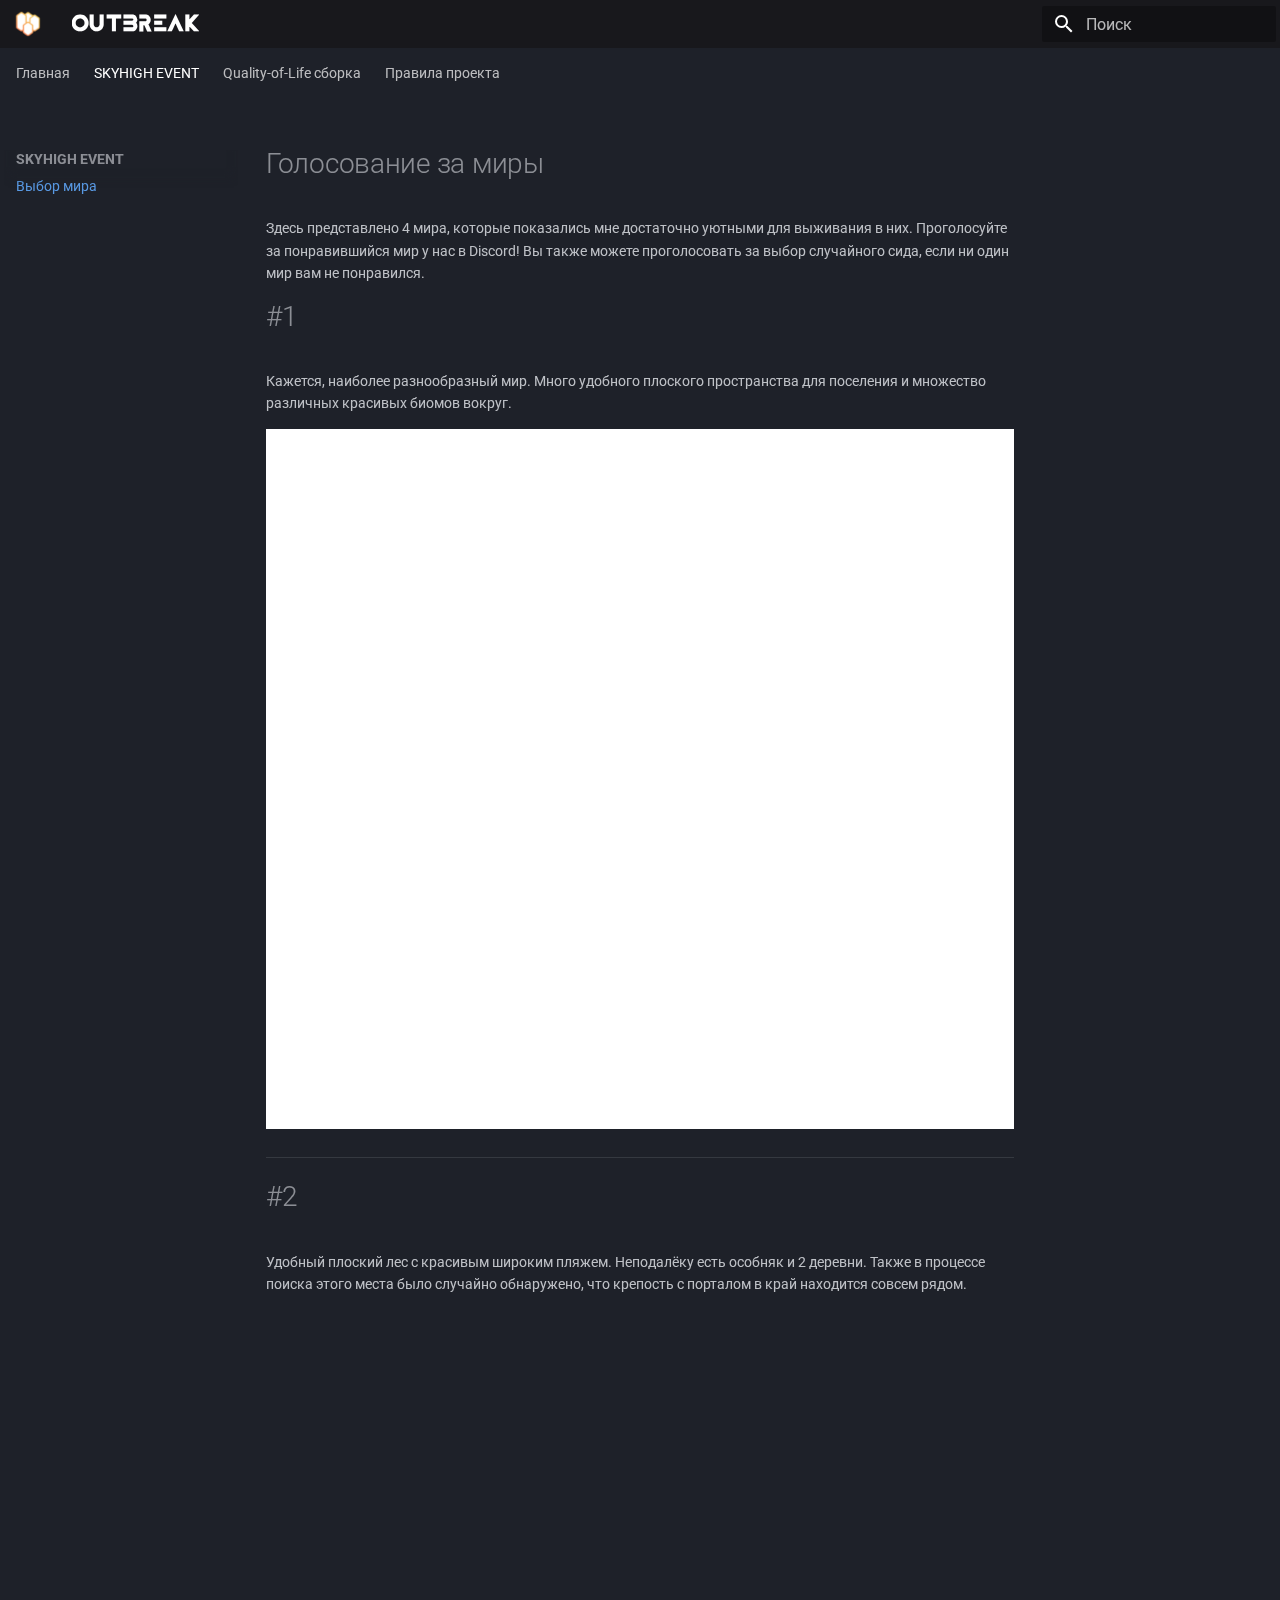
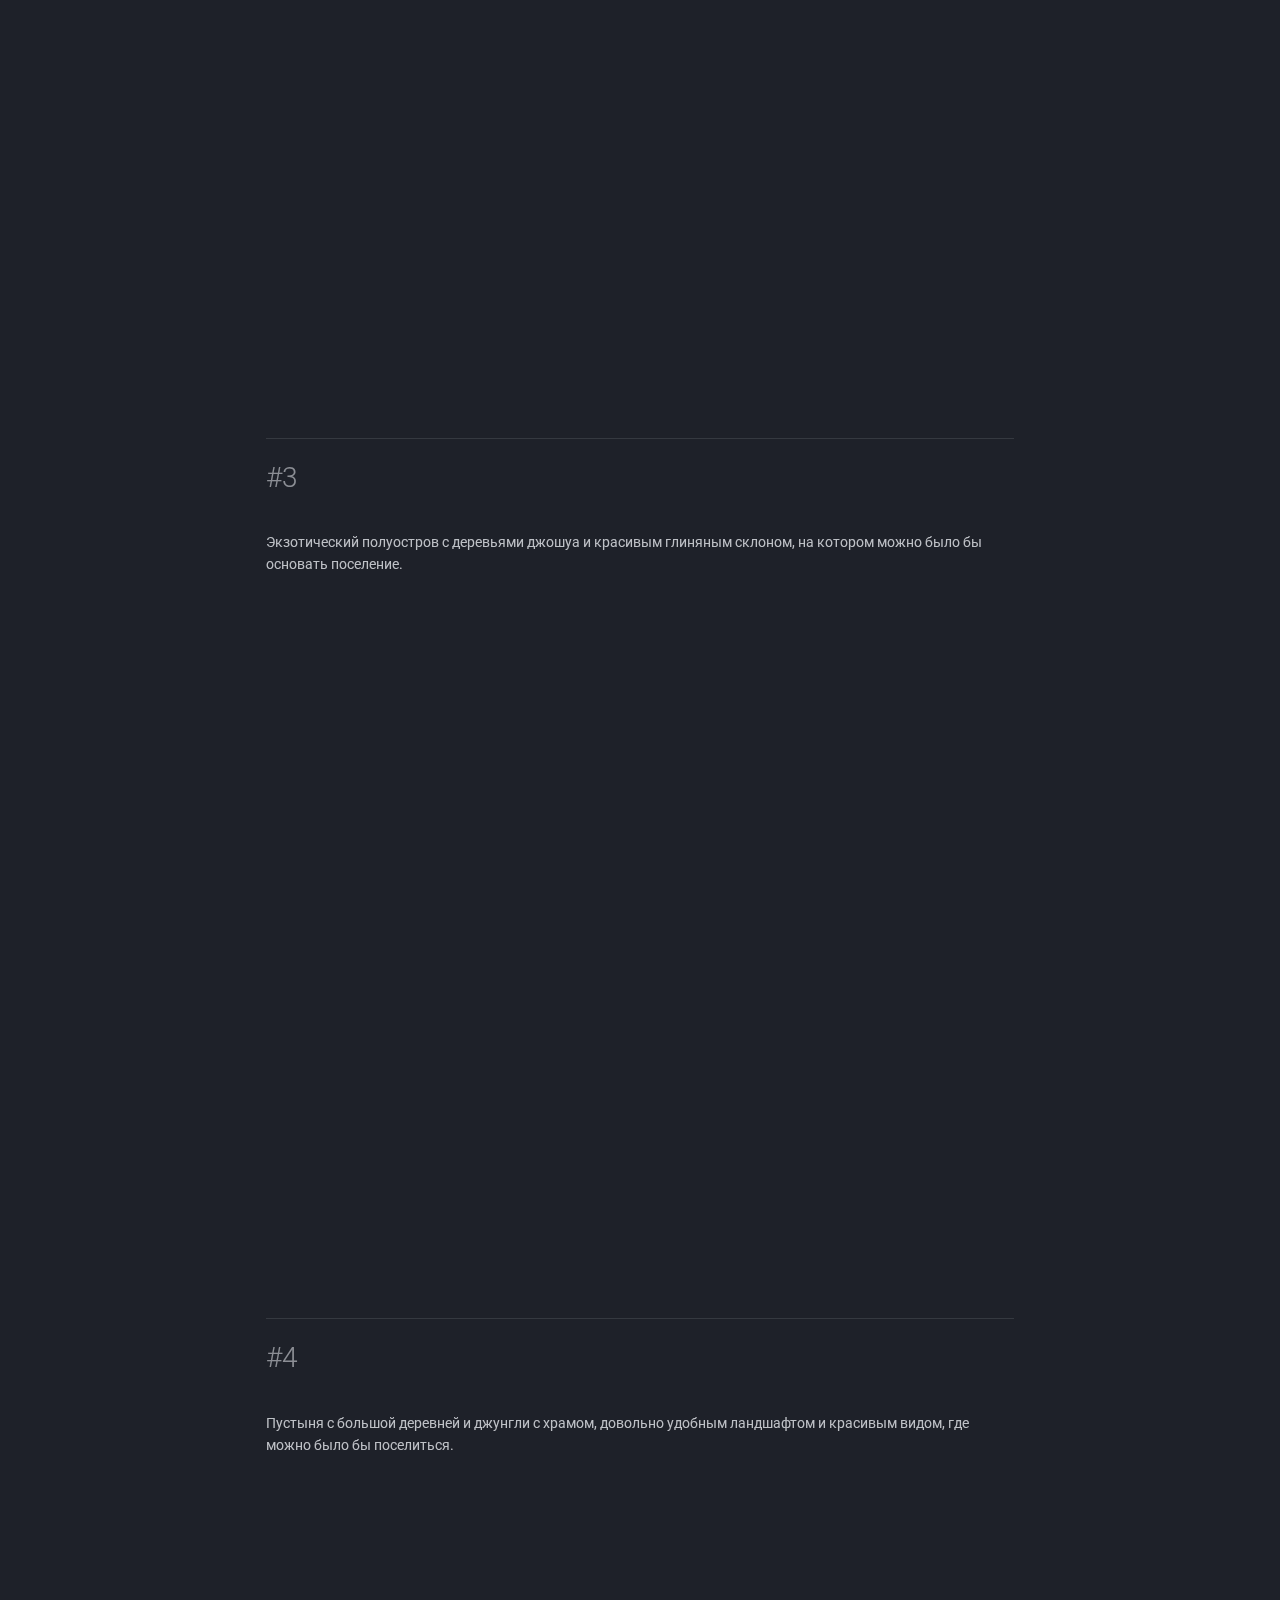
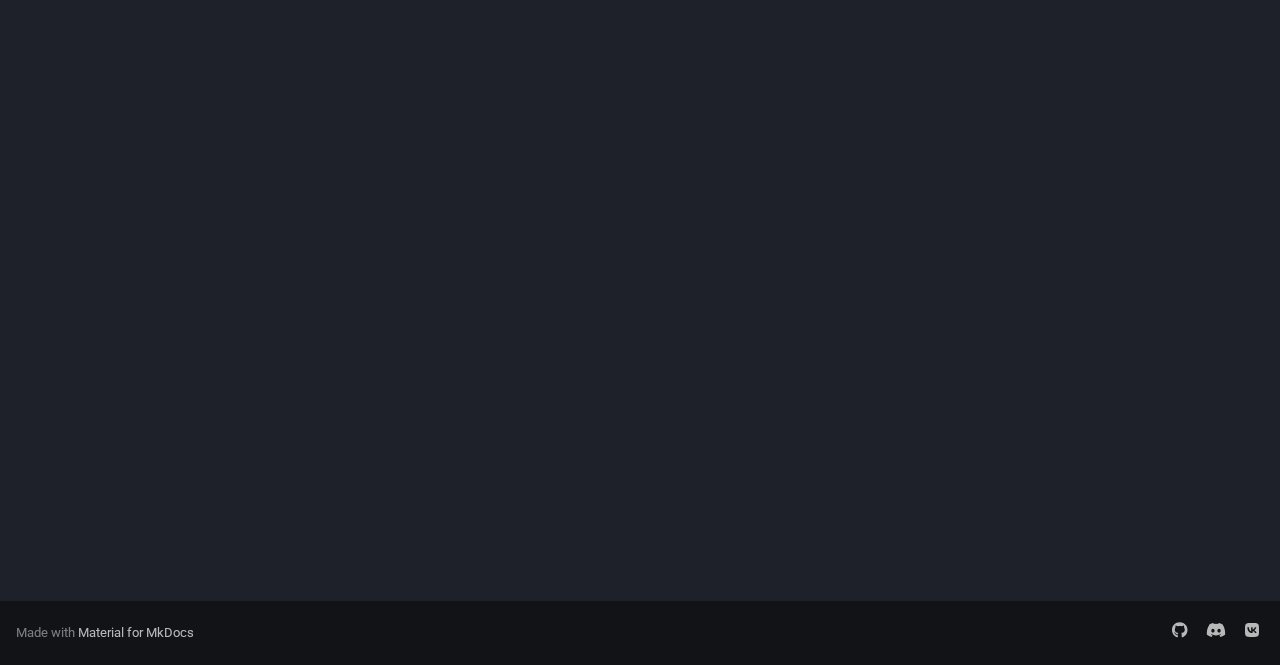
<file: skyhigh/worlds/index.html>
<!doctype html>
<html lang="ru" class="no-js">
  <head>
    
      <meta charset="utf-8">
      <meta name="viewport" content="width=device-width,initial-scale=1">
      
      
      
        <link rel="canonical" href="https://outbreak-mc.github.io/skyhigh/worlds/">
      
      
        <link rel="prev" href="../..">
      
      
        <link rel="next" href="../../modpack/">
      
      
      <link rel="icon" href="../../assets/images/logo.png">
      <meta name="generator" content="mkdocs-1.6.0, mkdocs-material-9.5.25">
    
    
      
        <title>Выбор мира - OUTBREAK</title>
      
    
    
      <link rel="stylesheet" href="../../assets/stylesheets/main.6543a935.min.css">
      
        
        <link rel="stylesheet" href="../../assets/stylesheets/palette.06af60db.min.css">
      
      


    
    
      
    
    
      
        
        
        <link rel="preconnect" href="https://fonts.gstatic.com" crossorigin>
        <link rel="stylesheet" href="https://fonts.googleapis.com/css?family=Roboto:300,300i,400,400i,700,700i%7CRoboto+Mono:400,400i,700,700i&display=fallback">
        <style>:root{--md-text-font:"Roboto";--md-code-font:"Roboto Mono"}</style>
      
    
    
      <link rel="stylesheet" href="../../stylesheets/extra.css">
    
      <link rel="stylesheet" href="../../stylesheets/index.css">
    
      <link rel="stylesheet" href="../../stylesheets/stars.css">
    
    <script>__md_scope=new URL("../..",location),__md_hash=e=>[...e].reduce((e,_)=>(e<<5)-e+_.charCodeAt(0),0),__md_get=(e,_=localStorage,t=__md_scope)=>JSON.parse(_.getItem(t.pathname+"."+e)),__md_set=(e,_,t=localStorage,a=__md_scope)=>{try{t.setItem(a.pathname+"."+e,JSON.stringify(_))}catch(e){}}</script>
    
      

    
    
    
  </head>
  
  
    
    
    
    
    
    <body dir="ltr" data-md-color-scheme="slate" data-md-color-primary="custom" data-md-color-accent="indigo">
  
    
    <input class="md-toggle" data-md-toggle="drawer" type="checkbox" id="__drawer" autocomplete="off">
    <input class="md-toggle" data-md-toggle="search" type="checkbox" id="__search" autocomplete="off">
    <label class="md-overlay" for="__drawer"></label>
    <div data-md-component="skip">
      
        
        <a href="#_1" class="md-skip">
          Перейти к содержанию
        </a>
      
    </div>
    <div data-md-component="announce">
      
    </div>
    
    
      

<header class="md-header" data-md-component="header">
  <nav class="md-header__inner md-grid" aria-label="Верхний колонтитул">
    <a href="../.." title="OUTBREAK" class="md-header__button md-logo" aria-label="OUTBREAK" data-md-component="logo">
      
  <img src="../../assets/images/logo.png" alt="logo">

    </a>
    <label class="md-header__button md-icon" for="__drawer">
      
      <svg xmlns="http://www.w3.org/2000/svg" viewBox="0 0 24 24"><path d="M3 6h18v2H3V6m0 5h18v2H3v-2m0 5h18v2H3v-2Z"/></svg>
    </label>
    <div class="md-header__title" data-md-component="header-title">
      <div class="md-header__ellipsis">
        <div class="md-header__topic">
          <span class="md-ellipsis">
            OUTBREAK
          </span>
        </div>
        <div class="md-header__topic" data-md-component="header-topic">
          <span class="md-ellipsis">
            
              Выбор мира
            
          </span>
        </div>
      </div>
    </div>
    
      
    
    
    
    
      <label class="md-header__button md-icon" for="__search">
        
        <svg xmlns="http://www.w3.org/2000/svg" viewBox="0 0 24 24"><path d="M9.5 3A6.5 6.5 0 0 1 16 9.5c0 1.61-.59 3.09-1.56 4.23l.27.27h.79l5 5-1.5 1.5-5-5v-.79l-.27-.27A6.516 6.516 0 0 1 9.5 16 6.5 6.5 0 0 1 3 9.5 6.5 6.5 0 0 1 9.5 3m0 2C7 5 5 7 5 9.5S7 14 9.5 14 14 12 14 9.5 12 5 9.5 5Z"/></svg>
      </label>
      <div class="md-search" data-md-component="search" role="dialog">
  <label class="md-search__overlay" for="__search"></label>
  <div class="md-search__inner" role="search">
    <form class="md-search__form" name="search">
      <input type="text" class="md-search__input" name="query" aria-label="Поиск" placeholder="Поиск" autocapitalize="off" autocorrect="off" autocomplete="off" spellcheck="false" data-md-component="search-query" required>
      <label class="md-search__icon md-icon" for="__search">
        
        <svg xmlns="http://www.w3.org/2000/svg" viewBox="0 0 24 24"><path d="M9.5 3A6.5 6.5 0 0 1 16 9.5c0 1.61-.59 3.09-1.56 4.23l.27.27h.79l5 5-1.5 1.5-5-5v-.79l-.27-.27A6.516 6.516 0 0 1 9.5 16 6.5 6.5 0 0 1 3 9.5 6.5 6.5 0 0 1 9.5 3m0 2C7 5 5 7 5 9.5S7 14 9.5 14 14 12 14 9.5 12 5 9.5 5Z"/></svg>
        
        <svg xmlns="http://www.w3.org/2000/svg" viewBox="0 0 24 24"><path d="M20 11v2H8l5.5 5.5-1.42 1.42L4.16 12l7.92-7.92L13.5 5.5 8 11h12Z"/></svg>
      </label>
      <nav class="md-search__options" aria-label="Поиск">
        
        <button type="reset" class="md-search__icon md-icon" title="Очистить" aria-label="Очистить" tabindex="-1">
          
          <svg xmlns="http://www.w3.org/2000/svg" viewBox="0 0 24 24"><path d="M19 6.41 17.59 5 12 10.59 6.41 5 5 6.41 10.59 12 5 17.59 6.41 19 12 13.41 17.59 19 19 17.59 13.41 12 19 6.41Z"/></svg>
        </button>
      </nav>
      
        <div class="md-search__suggest" data-md-component="search-suggest"></div>
      
    </form>
    <div class="md-search__output">
      <div class="md-search__scrollwrap" data-md-scrollfix>
        <div class="md-search-result" data-md-component="search-result">
          <div class="md-search-result__meta">
            Инициализация поиска
          </div>
          <ol class="md-search-result__list" role="presentation"></ol>
        </div>
      </div>
    </div>
  </div>
</div>
    
    
  </nav>
  
</header>
    
    <div class="md-container" data-md-component="container">
      
      
        
          
            
<nav class="md-tabs" aria-label="Вкладки" data-md-component="tabs">
  <div class="md-grid">
    <ul class="md-tabs__list">
      
        
  
  
  
    <li class="md-tabs__item">
      <a href="../.." class="md-tabs__link">
        
  
    
  
  Главная

      </a>
    </li>
  

      
        
  
  
    
  
  
    
    
      <li class="md-tabs__item md-tabs__item--active">
        <a href="./" class="md-tabs__link">
          
  
    
  
  SKYHIGH EVENT

        </a>
      </li>
    
  

      
        
  
  
  
    
    
      <li class="md-tabs__item">
        <a href="../../modpack/" class="md-tabs__link">
          
  
    
  
  Quality-of-Life сборка

        </a>
      </li>
    
  

      
        
  
  
  
    
    
      <li class="md-tabs__item">
        <a href="../../rules/" class="md-tabs__link">
          
  
    
  
  Правила проекта

        </a>
      </li>
    
  

      
    </ul>
  </div>
</nav>
          
        
      
      <main class="md-main" data-md-component="main">
        <div class="md-main__inner md-grid">
          
            
              
              <div class="md-sidebar md-sidebar--primary" data-md-component="sidebar" data-md-type="navigation" >
                <div class="md-sidebar__scrollwrap">
                  <div class="md-sidebar__inner">
                    


  


<nav class="md-nav md-nav--primary md-nav--lifted" aria-label="Навигация" data-md-level="0">
  <label class="md-nav__title" for="__drawer">
    <a href="../.." title="OUTBREAK" class="md-nav__button md-logo" aria-label="OUTBREAK" data-md-component="logo">
      
  <img src="../../assets/images/logo.png" alt="logo">

    </a>
    OUTBREAK
  </label>
  
  <ul class="md-nav__list" data-md-scrollfix>
    
      
      
  
  
  
  
    <li class="md-nav__item">
      <a href="../.." class="md-nav__link">
        
  
  <span class="md-ellipsis">
    Главная
  </span>
  

      </a>
    </li>
  

    
      
      
  
  
    
  
  
  
    
    
      
        
      
    
    
      
        
        
      
      
        
      
    
    
    <li class="md-nav__item md-nav__item--active md-nav__item--section md-nav__item--nested">
      
        
        
        <input class="md-nav__toggle md-toggle " type="checkbox" id="__nav_2" checked>
        
          
          <label class="md-nav__link" for="__nav_2" id="__nav_2_label" tabindex="">
            
  
  <span class="md-ellipsis">
    SKYHIGH EVENT
  </span>
  

            <span class="md-nav__icon md-icon"></span>
          </label>
        
        <nav class="md-nav" data-md-level="1" aria-labelledby="__nav_2_label" aria-expanded="true">
          <label class="md-nav__title" for="__nav_2">
            <span class="md-nav__icon md-icon"></span>
            SKYHIGH EVENT
          </label>
          <ul class="md-nav__list" data-md-scrollfix>
            
              
                
  
  
    
  
  
  
    <li class="md-nav__item md-nav__item--active">
      
      <input class="md-nav__toggle md-toggle" type="checkbox" id="__toc">
      
      
        
      
      
      <a href="./" class="md-nav__link md-nav__link--active">
        
  
  <span class="md-ellipsis">
    Выбор мира
  </span>
  

      </a>
      
    </li>
  

              
            
          </ul>
        </nav>
      
    </li>
  

    
      
      
  
  
  
  
    
    
      
        
          
        
      
        
      
        
      
        
      
    
    
      
      
        
      
    
    
    <li class="md-nav__item md-nav__item--nested">
      
        
        
          
        
        <input class="md-nav__toggle md-toggle md-toggle--indeterminate" type="checkbox" id="__nav_3" >
        
          
          
          <div class="md-nav__link md-nav__container">
            <a href="../../modpack/" class="md-nav__link ">
              
  
  <span class="md-ellipsis">
    Quality-of-Life сборка
  </span>
  

            </a>
            
              
              <label class="md-nav__link " for="__nav_3" id="__nav_3_label" tabindex="0">
                <span class="md-nav__icon md-icon"></span>
              </label>
            
          </div>
        
        <nav class="md-nav" data-md-level="1" aria-labelledby="__nav_3_label" aria-expanded="false">
          <label class="md-nav__title" for="__nav_3">
            <span class="md-nav__icon md-icon"></span>
            Quality-of-Life сборка
          </label>
          <ul class="md-nav__list" data-md-scrollfix>
            
              
            
              
                
  
  
  
  
    <li class="md-nav__item">
      <a href="../../modpack/java-installation/" class="md-nav__link">
        
  
  <span class="md-ellipsis">
    Установка Java
  </span>
  

      </a>
    </li>
  

              
            
              
                
  
  
  
  
    <li class="md-nav__item">
      <a href="../../modpack/installation/" class="md-nav__link">
        
  
  <span class="md-ellipsis">
    Установка Сборки
  </span>
  

      </a>
    </li>
  

              
            
              
                
  
  
  
  
    <li class="md-nav__item">
      <a href="../../modpack/review/" class="md-nav__link">
        
  
  <span class="md-ellipsis">
    Обзор сборки
  </span>
  

      </a>
    </li>
  

              
            
          </ul>
        </nav>
      
    </li>
  

    
      
      
  
  
  
  
    
    
      
        
          
        
      
        
      
    
    
      
      
        
      
    
    
    <li class="md-nav__item md-nav__item--nested">
      
        
        
          
        
        <input class="md-nav__toggle md-toggle md-toggle--indeterminate" type="checkbox" id="__nav_4" >
        
          
          
          <div class="md-nav__link md-nav__container">
            <a href="../../rules/" class="md-nav__link ">
              
  
  <span class="md-ellipsis">
    Правила проекта
  </span>
  

            </a>
            
              
              <label class="md-nav__link " for="__nav_4" id="__nav_4_label" tabindex="0">
                <span class="md-nav__icon md-icon"></span>
              </label>
            
          </div>
        
        <nav class="md-nav" data-md-level="1" aria-labelledby="__nav_4_label" aria-expanded="false">
          <label class="md-nav__title" for="__nav_4">
            <span class="md-nav__icon md-icon"></span>
            Правила проекта
          </label>
          <ul class="md-nav__list" data-md-scrollfix>
            
              
            
              
                
  
  
  
  
    <li class="md-nav__item">
      <a href="../../rules/staff/" class="md-nav__link">
        
  
  <span class="md-ellipsis">
    Примечания о работе персонала
  </span>
  

      </a>
    </li>
  

              
            
          </ul>
        </nav>
      
    </li>
  

    
  </ul>
</nav>
                  </div>
                </div>
              </div>
            
            
              
              <div class="md-sidebar md-sidebar--secondary" data-md-component="sidebar" data-md-type="toc" >
                <div class="md-sidebar__scrollwrap">
                  <div class="md-sidebar__inner">
                    

<nav class="md-nav md-nav--secondary" aria-label="Содержание">
  
  
  
    
  
  
</nav>
                  </div>
                </div>
              </div>
            
          
          
            <div class="md-content" data-md-component="content">
              <article class="md-content__inner md-typeset">
                
                  


<h1 id="_1">Голосование за миры</h1>
<p>Здесь представлено 4 мира, которые показались мне достаточно уютными для выживания в них. Проголосуйте за понравившийся мир у нас в Discord! Вы также можете проголосовать за выбор случайного сида, если ни один мир вам не понравился.</p>
<h1 id="1">#1</h1>
<p>Кажется, наиболее разнообразный мир. Много удобного плоского пространства для поселения и множество различных красивых биомов вокруг.</p>
<iframe width="1200" height="700" allowfullscreen style="border-style:none;" src="https://cdn.pannellum.org/2.5/pannellum.htm#panorama=https://i.imgur.com/a1BHaoQ.jpg&autoLoad=true"></iframe>

<hr />
<h1 id="2">#2</h1>
<p>Удобный плоский лес с красивым широким пляжем. Неподалёку есть особняк и 2 деревни. Также в процессе поиска этого места было случайно обнаружено, что крепость с порталом в край находится совсем рядом.</p>
<iframe width="1200" height="700" allowfullscreen style="border-style:none;" src="https://cdn.pannellum.org/2.5/pannellum.htm#panorama=https://i.imgur.com/emJwEbg.jpg&autoLoad=true"></iframe>

<hr />
<h1 id="3">#3</h1>
<p>Экзотический полуостров с деревьями джошуа и красивым глиняным склоном, на котором можно было бы основать поселение.</p>
<iframe width="1200" height="700" allowfullscreen style="border-style:none;" src="https://cdn.pannellum.org/2.5/pannellum.htm#panorama=https://i.imgur.com/yQ8mpuO.jpg&autoLoad=true"></iframe>

<hr />
<h1 id="4">#4</h1>
<p>Пустыня с большой деревней и джунгли с храмом, довольно удобным ландшафтом и красивым видом, где можно было бы поселиться.</p>
<iframe width="1200" height="700" allowfullscreen style="border-style:none;" src="https://cdn.pannellum.org/2.5/pannellum.htm#panorama=https://i.imgur.com/awgxkgL.jpg&autoLoad=true"></iframe>












                
              </article>
            </div>
          
          
  <script>var tabs=__md_get("__tabs");if(Array.isArray(tabs))e:for(var set of document.querySelectorAll(".tabbed-set")){var tab,labels=set.querySelector(".tabbed-labels");for(tab of tabs)for(var label of labels.getElementsByTagName("label"))if(label.innerText.trim()===tab){var input=document.getElementById(label.htmlFor);input.checked=!0;continue e}}</script>

<script>var target=document.getElementById(location.hash.slice(1));target&&target.name&&(target.checked=target.name.startsWith("__tabbed_"))</script>
        </div>
        
      </main>
      
        <footer class="md-footer">
  
  <div class="md-footer-meta md-typeset">
    <div class="md-footer-meta__inner md-grid">
      <div class="md-copyright">
  
  
    Made with
    <a href="https://squidfunk.github.io/mkdocs-material/" target="_blank" rel="noopener">
      Material for MkDocs
    </a>
  
</div>
      
        <div class="md-social">
  
    
    
    
    
      
      
    
    <a href="https://github.com/outbreak-mc" target="_blank" rel="noopener" title="github.com" class="md-social__link">
      <svg xmlns="http://www.w3.org/2000/svg" viewBox="0 0 496 512"><!--! Font Awesome Free 6.5.2 by @fontawesome - https://fontawesome.com License - https://fontawesome.com/license/free (Icons: CC BY 4.0, Fonts: SIL OFL 1.1, Code: MIT License) Copyright 2024 Fonticons, Inc.--><path d="M165.9 397.4c0 2-2.3 3.6-5.2 3.6-3.3.3-5.6-1.3-5.6-3.6 0-2 2.3-3.6 5.2-3.6 3-.3 5.6 1.3 5.6 3.6zm-31.1-4.5c-.7 2 1.3 4.3 4.3 4.9 2.6 1 5.6 0 6.2-2s-1.3-4.3-4.3-5.2c-2.6-.7-5.5.3-6.2 2.3zm44.2-1.7c-2.9.7-4.9 2.6-4.6 4.9.3 2 2.9 3.3 5.9 2.6 2.9-.7 4.9-2.6 4.6-4.6-.3-1.9-3-3.2-5.9-2.9zM244.8 8C106.1 8 0 113.3 0 252c0 110.9 69.8 205.8 169.5 239.2 12.8 2.3 17.3-5.6 17.3-12.1 0-6.2-.3-40.4-.3-61.4 0 0-70 15-84.7-29.8 0 0-11.4-29.1-27.8-36.6 0 0-22.9-15.7 1.6-15.4 0 0 24.9 2 38.6 25.8 21.9 38.6 58.6 27.5 72.9 20.9 2.3-16 8.8-27.1 16-33.7-55.9-6.2-112.3-14.3-112.3-110.5 0-27.5 7.6-41.3 23.6-58.9-2.6-6.5-11.1-33.3 2.6-67.9 20.9-6.5 69 27 69 27 20-5.6 41.5-8.5 62.8-8.5s42.8 2.9 62.8 8.5c0 0 48.1-33.6 69-27 13.7 34.7 5.2 61.4 2.6 67.9 16 17.7 25.8 31.5 25.8 58.9 0 96.5-58.9 104.2-114.8 110.5 9.2 7.9 17 22.9 17 46.4 0 33.7-.3 75.4-.3 83.6 0 6.5 4.6 14.4 17.3 12.1C428.2 457.8 496 362.9 496 252 496 113.3 383.5 8 244.8 8zM97.2 352.9c-1.3 1-1 3.3.7 5.2 1.6 1.6 3.9 2.3 5.2 1 1.3-1 1-3.3-.7-5.2-1.6-1.6-3.9-2.3-5.2-1zm-10.8-8.1c-.7 1.3.3 2.9 2.3 3.9 1.6 1 3.6.7 4.3-.7.7-1.3-.3-2.9-2.3-3.9-2-.6-3.6-.3-4.3.7zm32.4 35.6c-1.6 1.3-1 4.3 1.3 6.2 2.3 2.3 5.2 2.6 6.5 1 1.3-1.3.7-4.3-1.3-6.2-2.2-2.3-5.2-2.6-6.5-1zm-11.4-14.7c-1.6 1-1.6 3.6 0 5.9 1.6 2.3 4.3 3.3 5.6 2.3 1.6-1.3 1.6-3.9 0-6.2-1.4-2.3-4-3.3-5.6-2z"/></svg>
    </a>
  
    
    
    
    
      
      
    
    <a href="https://discord.gg/fhgkRff" target="_blank" rel="noopener" title="discord.gg" class="md-social__link">
      <svg xmlns="http://www.w3.org/2000/svg" viewBox="0 0 640 512"><!--! Font Awesome Free 6.5.2 by @fontawesome - https://fontawesome.com License - https://fontawesome.com/license/free (Icons: CC BY 4.0, Fonts: SIL OFL 1.1, Code: MIT License) Copyright 2024 Fonticons, Inc.--><path d="M524.531 69.836a1.5 1.5 0 0 0-.764-.7A485.065 485.065 0 0 0 404.081 32.03a1.816 1.816 0 0 0-1.923.91 337.461 337.461 0 0 0-14.9 30.6 447.848 447.848 0 0 0-134.426 0 309.541 309.541 0 0 0-15.135-30.6 1.89 1.89 0 0 0-1.924-.91 483.689 483.689 0 0 0-119.688 37.107 1.712 1.712 0 0 0-.788.676C39.068 183.651 18.186 294.69 28.43 404.354a2.016 2.016 0 0 0 .765 1.375 487.666 487.666 0 0 0 146.825 74.189 1.9 1.9 0 0 0 2.063-.676A348.2 348.2 0 0 0 208.12 430.4a1.86 1.86 0 0 0-1.019-2.588 321.173 321.173 0 0 1-45.868-21.853 1.885 1.885 0 0 1-.185-3.126 251.047 251.047 0 0 0 9.109-7.137 1.819 1.819 0 0 1 1.9-.256c96.229 43.917 200.41 43.917 295.5 0a1.812 1.812 0 0 1 1.924.233 234.533 234.533 0 0 0 9.132 7.16 1.884 1.884 0 0 1-.162 3.126 301.407 301.407 0 0 1-45.89 21.83 1.875 1.875 0 0 0-1 2.611 391.055 391.055 0 0 0 30.014 48.815 1.864 1.864 0 0 0 2.063.7A486.048 486.048 0 0 0 610.7 405.729a1.882 1.882 0 0 0 .765-1.352c12.264-126.783-20.532-236.912-86.934-334.541ZM222.491 337.58c-28.972 0-52.844-26.587-52.844-59.239s23.409-59.241 52.844-59.241c29.665 0 53.306 26.82 52.843 59.239 0 32.654-23.41 59.241-52.843 59.241Zm195.38 0c-28.971 0-52.843-26.587-52.843-59.239s23.409-59.241 52.843-59.241c29.667 0 53.307 26.82 52.844 59.239 0 32.654-23.177 59.241-52.844 59.241Z"/></svg>
    </a>
  
    
    
    
    
      
      
    
    <a href="https://vk.com/outbreak_mc" target="_blank" rel="noopener" title="vk.com" class="md-social__link">
      <svg xmlns="http://www.w3.org/2000/svg" viewBox="0 0 448 512"><!--! Font Awesome Free 6.5.2 by @fontawesome - https://fontawesome.com License - https://fontawesome.com/license/free (Icons: CC BY 4.0, Fonts: SIL OFL 1.1, Code: MIT License) Copyright 2024 Fonticons, Inc.--><path d="M31.49 63.49C0 94.982 0 145.672 0 247.04v17.92c0 101.369 0 152.059 31.49 183.549C62.982 480 113.672 480 215.04 480h17.92c101.369 0 152.059 0 183.549-31.491C448 417.019 448 366.329 448 264.96v-17.92c0-101.369 0-152.059-31.491-183.55C385.019 32 334.329 32 232.96 32h-17.92C113.671 32 62.981 32 31.49 63.49ZM75.6 168.268h51.147c1.68 85.493 39.386 121.706 69.253 129.173V168.267h48.16V242c29.493-3.173 60.48-36.773 70.933-73.733h48.16a142.258 142.258 0 0 1-65.52 92.96 147.348 147.348 0 0 1 76.72 93.52H321.44a92.154 92.154 0 0 0-77.28-66.64v66.64h-5.787c-102.106 0-160.346-70-162.773-186.48Z"/></svg>
    </a>
  
</div>
      
    </div>
  </div>
</footer>
      
    </div>
    <div class="md-dialog" data-md-component="dialog">
      <div class="md-dialog__inner md-typeset"></div>
    </div>
    
      <div class="md-progress" data-md-component="progress" role="progressbar"></div>
    
    
    <script id="__config" type="application/json">{"base": "../..", "features": ["navigation.tabs", "navigation.sections", "navigation.expand", "navigation.instant", "navigation.instant.progress", "navigation.table", "navigation.indexes", "search.suggest", "search.highlight", "content.tabs.link", "content.code.annotation", "content.code.copy"], "search": "../../assets/javascripts/workers/search.b8dbb3d2.min.js", "translations": {"clipboard.copied": "\u0421\u043a\u043e\u043f\u0438\u0440\u043e\u0432\u0430\u043d\u043e \u0432 \u0431\u0443\u0444\u0435\u0440", "clipboard.copy": "\u041a\u043e\u043f\u0438\u0440\u043e\u0432\u0430\u0442\u044c \u0432 \u0431\u0443\u0444\u0435\u0440", "search.result.more.one": "\u0415\u0449\u0451 1 \u043d\u0430 \u044d\u0442\u043e\u0439 \u0441\u0442\u0440\u0430\u043d\u0438\u0446\u0435", "search.result.more.other": "\u0415\u0449\u0451 # \u043d\u0430 \u044d\u0442\u043e\u0439 \u0441\u0442\u0440\u0430\u043d\u0438\u0446\u0435", "search.result.none": "\u0421\u043e\u0432\u043f\u0430\u0434\u0435\u043d\u0438\u0439 \u043d\u0435 \u043d\u0430\u0439\u0434\u0435\u043d\u043e", "search.result.one": "\u041d\u0430\u0439\u0434\u0435\u043d\u043e 1 \u0441\u043e\u0432\u043f\u0430\u0434\u0435\u043d\u0438\u0435", "search.result.other": "\u041d\u0430\u0439\u0434\u0435\u043d\u043e \u0441\u043e\u0432\u043f\u0430\u0434\u0435\u043d\u0438\u0439: #", "search.result.placeholder": "\u041d\u0430\u0447\u043d\u0438\u0442\u0435 \u043f\u0435\u0447\u0430\u0442\u0430\u0442\u044c \u0434\u043b\u044f \u043f\u043e\u0438\u0441\u043a\u0430", "search.result.term.missing": "\u041e\u0442\u0441\u0443\u0442\u0441\u0442\u0432\u0443\u0435\u0442", "select.version": "\u0412\u044b\u0431\u0435\u0440\u0438\u0442\u0435 \u0432\u0435\u0440\u0441\u0438\u044e"}}</script>
    
    
      <script src="../../assets/javascripts/bundle.081f42fc.min.js"></script>
      
    
  </body>
</html>
</file>
<file: stylesheets/extra.css>
@import url('https://fonts.googleapis.com/css2?family=Roboto:wght@100;300;400&display=swap');

:root {
  --disabled-color: #8d8d8d;
  --brand-orange: #f6895a;
  --brand-orange-pale: #e6794a;
  --brand-orange-pale-activated: #fa8e5f;
  --brand-orange-activated: #f6ad5a;
  --brand-yellow: #fff16b;
  --brand-gradient: linear-gradient(90deg, var(--brand-orange) 50%, var(--brand-yellow) 100%);

  --md-primary-fg-color: #18181c;
  --md-typeset-a-color: #fff;

  --mod-icon-size: 45px;
}

.cool-outbreak-font {
  font-family: 'Press Start 2P', sans-serif;
  background: linear-gradient(180deg, #FFF 0%, rgb(192, 192, 192) 100%);
  -webkit-background-clip: text;
  -webkit-text-fill-color: transparent;
  text-transform: uppercase;
  font-weight: 100;
}

.grid.cards li,
.glass {
  background: radial-gradient(181.7% 95.57% at 31.05% 66.18%, rgba(255, 255, 255, 0.05) 0%, rgba(255, 255, 255, 0.03) 100%);
  box-shadow: 0 25px 45px rgb(0 0 0 / 10%);
  border: 1px solid rgb(255 255 255 / 8%);
  border-right: 1px solid rgb(255 255 255 / 5%);
  border-bottom: 1px solid rgb(255 255 255 / 5%);
  backdrop-filter: blur(15px);
  border-radius: 10px !important;
}

.underlined {
  text-decoration: underline;
}

div.md-header__title:not(.md-header__title--active) * {
  font-family: "BIOWEAPON", var(--md-text-font-family);
}

.md-typeset h2 {
  font-weight: 400;
}

.md-typeset h3 {
  font-weight: 300;
}

.md-header--shadow {
  box-shadow: none;
}

.md-tabs {
  /* backdrop-filter: blur(5px); */
  background-color: #18181c00;
}

.md-content img,
.md-content video {
  margin: 5px 0;
  border-radius: 10px;
}

.md-content h3 {
  display: flex;
  flex-direction: row;
  align-items: center;
  justify-content: space-between;
}

.md-content h3 img {
  max-width: 250px;
}

[data-md-color-scheme="slate"] {
  --md-typeset-a-color: #62abffde;
  --md-accent-fg-color: #fb925f;
}

.pics-gallery-1 {
  display: flex;
  align-items: center;
  justify-content: space-evenly;
  flex-wrap: wrap;
  row-gap: 1em;
}

.pics-gallery-1>* {
  max-width: 50% !important;
}

.captioned {
  display: flex;
  flex-direction: column;
  align-items: center;
  /* display: contents; */
}

.captioned img {
  margin-bottom: 2px;
  max-width: 100%;
}

.captioned p,
.captioned a {
  font-size: .7rem;
  text-align: center;
  margin: 0;
}

.captioned p {
  color: var(--md-default-fg-color--light);
}

.icon-gallery {
  display: flex;
  gap: 1em;
}

.modlist {
  display: flex;
  flex-direction: column;
  gap: 1em;
}

.modlist>div {
  display: grid;
  grid-template-columns: 91px 1fr;
  gap: 10px;
}

.modlist img,
.icon-gallery img,
.icon-stack img {
  width: var(--mod-icon-size);
  height: var(--mod-icon-size);
  min-width: var(--mod-icon-size);
  min-height: var(--mod-icon-size);
}

.modlist p {
  margin: 0;
}

.centered {
  align-items: center;
  justify-content: center;
}

.icon-stack {
  display: flex;
}

.icon-stack img:not(:first-child) {
  margin-left: calc((var(--mod-icon-size) / 1.8) * -1);
}

@keyframes zoomin {
  0% {
    transform: scale(0.5);
  }

  100% {
    transform: scale(1.0);
  }
}

@keyframes blurin {
  0% {
    backdrop-filter: blur(0px);
  }

  100% {
    backdrop-filter: blur(40px);
  }
}

.zoomableimg input:not(:checked)+div {
  cursor: zoom-in;
}

.zoomableimg input:checked+div {
  cursor: zoom-out;
}

.zoomableimg img {
  margin: 0;
}

.zoomableimg input {
  display: none;
}

.zoomableimg input:checked+div {
  position: fixed;
  z-index: 999;
  display: flex;
  align-items: center;
  justify-content: center;
  width: 100vw;
  height: 100vh;
  /* transform: translateX(50%) translateY(50%); */
  backdrop-filter: blur(40px);
  background-color: #18181c2f;
  top: 0;
  left: 0;
  animation: blurin 0.1s forwards ease-in;
}

.zoomableimg input:checked+div img {
  animation: zoomin 0.1s forwards ease-in;
}

.footer-img {
  z-index: -1;
  width: 100%;
  left: 0;
  position: absolute;
  bottom: -1vh;
}

.md-typeset {
  font-size: .7rem;
}
</file>
<file: stylesheets/index.css>
@font-face {
  font-family: BIOWEAPON;
  src: url(../assets/fonts/BIOWEAPON.ttf);
}

@font-face {
  font-family: "Press Start 2P";
  src: url(../assets/fonts/PressStart2P-Regular.ttf);
}

a.img-btn {
  position: relative;
  background: var(--bg);
  background-size: cover;
  background-position: center;
  /* width: 100%; */
  display: flex;
  flex-direction: column;
  align-items: center;
  justify-content: center;
  padding: 2.7em;
  border-radius: 1em;
  color: #fff;
  font-family: system-ui, -apple-system, BlinkMacSystemFont, 'Segoe UI', Roboto, Oxygen, Ubuntu, Cantarell, 'Open Sans', 'Helvetica Neue', sans-serif;
  transition: box-shadow .2s ease-in-out;
}

a.img-btn img {
  position: absolute;
  top: 0;
  left: 0;
  width: 100%;
  height: 100%;
  object-fit: cover;
  margin: 0;
}

a.img-btn:hover,
.social-cards a:hover {
  box-shadow: 0 5px 20px #0000002c;
  color: #ffffffb6;
  outline: 2px solid #fff;
}

a.img-btn h1,
a.img-btn p {
  color: #fff;
  margin: 0;
}

.social-cards {
  /* margin: 1rem 0; */
  display: grid;
  grid-template-columns: 1fr 1fr;
  gap: .5rem;
  align-content: center;
  align-items: center;
  justify-items: center;
  justify-content: center;
}

.about-container {
  display: flex;
  flex-wrap: wrap;
  gap: 1em;
}

@media screen and (max-width:600px) {
  .about-container {
    flex-direction: column;
  }
}

@media screen and (max-width:470px) {
  .about-container {
    flex-direction: column;
  }
}


.soc-card {
  text-align: center;
  display: flex;
  flex-direction: column;
  gap: 0.4em;
  align-items: center;
  justify-content: center;
  justify-items: center;
  border-radius: 1em;
  padding: .8em;
  background: var(--bg);
  background-size: cover;
  background-position: center;
  color: #fff !important;
  width: 6em;
  height: 6em;
}

.soc-card svg {
  width: 35px;
}

.soc-card p {
  font-size: 0.6rem;
  margin: 0;
  line-height: normal;
}

.outbreak-title {
  width: 100%;
  margin-bottom: 3em;
}

.outbreak-title h1,
.outbreak-title p {
  text-align: center;
  line-height: normal;
  margin: 0;
  color: #fff;
}

.outbreak-title p {
  font-family: Roboto, sans-serif;
  font-weight: 100;
}

.outbreak-title h1 {
  font-family: Roboto, sans-serif;
  font-weight: 100;
  font-size: 6vw;
  text-shadow: 0 0 10px #fff;
  letter-spacing: .3em;
}

@media screen and (max-width:1100px) {
  .outbreak-title h1 {
    font-size: 8vw;
  }
}

@media screen and (max-width:600px) {
  .outbreak-title {
    margin-bottom: 1em;
  }

  .outbreak-title h1 {
    font-size: 12vw;
  }

  .social-cards {
    display: flex;
    /* grid-template-columns: 1fr 1fr 1fr 1fr; */
  }

  .soc-card {
    width: 100%;
    padding: .8em .1em;
  }

  a.img-btn {
    padding: 2em;
  }

  a.img-btn h1 {
    font-size: 1.5em;
  }
}


.fixed-bg {
  /* filter: blur(20px); */
  position: absolute;
  left: 0;
  top: 0;
  background-size: cover;
  background-position: scroll;
  user-select: none;
  pointer-events: none;

  /*custom styles, for example grayscale appearance*/
  /* filter: grayscale(0.8); */

  /*additional tweaks for positioning, read more in the link above*/
  height: 99%;
  width: 100%;
  z-index: -1;
}

.fixed-bg img {
  height: 100%;
  width: 100%;
  border-radius: 0;
  object-fit: cover;
  object-position: top center;
}

.md-grid {
  max-width: 73rem;
}
</file>
<file: stylesheets/stars.css>
#stars_bg {
    position: fixed;
    background-image: radial-gradient(ellipse at bottom, #1b3d52 0%, #06131f 100%);
}

#stars {
    position: absolute;
    width: 1px;
    height: 1px;
    background: 0 0;
    box-shadow: 211px 1288px #fff, 1419px 806px #fff, 1035px 1110px #fff, 1864px 259px #fff, 308px 2000px #fff, 104px 994px #fff, 1090px 519px #fff, 1165px 195px #fff, 654px 936px #fff, 1495px 1229px #fff, 1546px 1922px #fff, 1136px 1566px #fff, 580px 666px #fff, 1534px 335px #fff, 1532px 521px #fff, 1592px 940px #fff, 1250px 1293px #fff, 984px 967px #fff, 472px 1017px #fff, 446px 1549px #fff, 1720px 218px #fff, 1759px 913px #fff, 100px 1609px #fff, 462px 1942px #fff, 1464px 1077px #fff, 571px 1419px #fff, 1389px 316px #fff, 1186px 1974px #fff, 572px 1232px #fff, 1213px 1351px #fff, 79px 1786px #fff, 743px 264px #fff, 97px 502px #fff, 1378px 1047px #fff, 1043px 477px #fff, 1090px 65px #fff, 1160px 49px #fff, 379px 1431px #fff, 1055px 1602px #fff, 157px 537px #fff, 643px 1305px #fff, 1721px 1772px #fff, 941px 1680px #fff, 241px 149px #fff, 1px 103px #fff, 158px 250px #fff, 1444px 1329px #fff, 1105px 341px #fff, 347px 1614px #fff, 853px 1564px #fff, 1811px 300px #fff, 119px 118px #fff, 775px 1381px #fff, 323px 766px #fff, 660px 1103px #fff, 1557px 607px #fff, 413px 933px #fff, 194px 1281px #fff, 1866px 1146px #fff, 1113px 350px #fff, 1792px 355px #fff, 20px 1704px #fff, 426px 642px #fff, 537px 1774px #fff, 1321px 1871px #fff, 278px 1582px #fff, 833px 1600px #fff, 768px 502px #fff, 420px 1255px #fff, 1288px 1182px #fff, 206px 1181px #fff, 1400px 993px #fff, 694px 1340px #fff, 1826px 1645px #fff, 824px 1444px #fff, 1673px 30px #fff, 122px 17px #fff, 513px 112px #fff, 1227px 838px #fff, 580px 1972px #fff, 1698px 231px #fff, 381px 921px #fff, 1617px 1436px #fff, 8px 694px #fff, 1668px 1211px #fff, 1082px 1438px #fff, 720px 520px #fff, 10px 910px #fff, 209px 1717px #fff, 1281px 1447px #fff, 869px 1933px #fff, 1761px 189px #fff, 499px 122px #fff, 1186px 1820px #fff, 1627px 367px #fff, 6px 985px #fff, 820px 5px #fff, 506px 1326px #fff, 277px 964px #fff, 1214px 1888px #fff, 1910px 1104px #fff, 1607px 345px #fff, 627px 989px #fff, 978px 923px #fff, 833px 709px #fff, 579px 29px #fff, 304px 32px #fff, 341px 1310px #fff, 1514px 751px #fff, 1605px 1007px #fff, 506px 1463px #fff, 382px 698px #fff, 1102px 582px #fff, 532px 803px #fff, 121px 1748px #fff, 36px 1036px #fff, 514px 626px #fff, 1863px 381px #fff, 265px 368px #fff, 992px 400px #fff, 893px 893px #fff, 123px 413px #fff, 1701px 307px #fff, 1235px 484px #fff, 1710px 733px #fff, 1359px 134px #fff, 811px 1057px #fff, 1886px 1961px #fff, 834px 271px #fff, 1500px 1520px #fff, 27px 1648px #fff, 790px 1325px #fff, 1089px 1989px #fff, 1944px 1178px #fff, 1594px 320px #fff, 1149px 1554px #fff, 1821px 497px #fff, 556px 894px #fff, 21px 1543px #fff, 806px 1963px #fff, 139px 1232px #fff, 531px 103px #fff, 320px 1948px #fff, 584px 1874px #fff, 440px 846px #fff, 1005px 993px #fff, 403px 1710px #fff, 1397px 1002px #fff, 1682px 399px #fff, 218px 348px #fff, 1336px 653px #fff, 135px 273px #fff, 433px 1127px #fff, 105px 373px #fff, 26px 1582px #fff, 1869px 1990px #fff, 1809px 1056px #fff, 1161px 1375px #fff, 1532px 140px #fff, 157px 1380px #fff, 1093px 895px #fff, 336px 349px #fff, 715px 60px #fff, 1993px 120px #fff, 1049px 1936px #fff, 646px 1590px #fff, 1395px 823px #fff, 1442px 71px #fff, 821px 1257px #fff, 566px 1400px #fff, 1770px 422px #fff, 689px 1239px #fff, 1561px 582px #fff, 1256px 361px #fff, 377px 1794px #fff, 1283px 818px #fff, 1584px 461px #fff, 1215px 7px #fff, 321px 1308px #fff, 1572px 1571px #fff, 805px 1070px #fff, 1614px 114px #fff, 365px 8px #fff, 1135px 379px #fff, 1917px 1610px #fff, 1px 321px #fff, 194px 613px #fff, 96px 1184px #fff, 1310px 270px #fff, 1932px 1049px #fff, 1289px 1715px #fff, 967px 1308px #fff, 138px 882px #fff, 1501px 1966px #fff, 1463px 1310px #fff, 1103px 920px #fff, 1952px 1350px #fff, 1641px 1166px #fff, 1678px 945px #fff, 1239px 632px #fff, 1643px 1063px #fff, 1338px 1577px #fff, 132px 645px #fff, 905px 649px #fff, 702px 1165px #fff, 1475px 179px #fff, 1680px 1187px #fff, 348px 1800px #fff, 1351px 1935px #fff, 467px 907px #fff, 1379px 904px #fff, 112px 238px #fff, 217px 141px #fff, 1265px 1423px #fff, 540px 791px #fff, 316px 1871px #fff, 396px 1071px #fff, 1809px 1150px #fff, 42px 1612px #fff, 1034px 860px #fff, 1390px 356px #fff, 1417px 1243px #fff, 325px 1802px #fff, 347px 1045px #fff, 1875px 256px #fff, 1558px 1796px #fff, 328px 1677px #fff, 1305px 301px #fff, 1320px 303px #fff, 880px 565px #fff, 1876px 1964px #fff, 1996px 518px #fff, 1363px 809px #fff, 1210px 853px #fff, 293px 1665px #fff, 356px 1662px #fff, 2000px 1519px #fff, 1718px 1893px #fff, 552px 875px #fff, 798px 370px #fff, 1475px 1389px #fff, 404px 1063px #fff, 1394px 1905px #fff, 1805px 1689px #fff, 100px 1076px #fff, 1620px 757px #fff, 1826px 1564px #fff, 354px 738px #fff, 90px 200px #fff, 1449px 1127px #fff, 497px 356px #fff, 951px 790px #fff, 806px 1075px #fff, 905px 1719px #fff, 1249px 85px #fff, 567px 1352px #fff, 127px 1681px #fff, 175px 657px #fff, 1904px 819px #fff, 1115px 1747px #fff, 347px 1109px #fff, 1249px 688px #fff, 1814px 969px #fff, 1987px 309px #fff, 842px 823px #fff, 952px 695px #fff, 559px 854px #fff, 625px 1556px #fff, 581px 1991px #fff, 791px 1118px #fff, 1407px 1769px #fff, 400px 1258px #fff, 1801px 1201px #fff, 1358px 974px #fff, 1607px 1237px #fff, 541px 1880px #fff, 1493px 120px #fff, 1422px 280px #fff, 474px 1779px #fff, 1302px 1885px #fff, 987px 105px #fff, 1052px 268px #fff, 1805px 887px #fff, 31px 1169px #fff, 523px 170px #fff, 330px 3px #fff, 551px 1496px #fff, 329px 1525px #fff, 1325px 1884px #fff, 1543px 857px #fff, 1058px 1287px #fff, 1033px 905px #fff, 1029px 1065px #fff, 1828px 649px #fff, 501px 1825px #fff, 607px 1982px #fff, 512px 1113px #fff, 492px 233px #fff, 1053px 1674px #fff, 210px 1544px #fff, 903px 597px #fff, 997px 914px #fff, 39px 1682px #fff, 1622px 1728px #fff, 1761px 351px #fff, 183px 1183px #fff, 1392px 140px #fff, 662px 1608px #fff, 731px 1137px #fff, 1318px 1016px #fff, 878px 1708px #fff, 1701px 1257px #fff, 1546px 610px #fff, 746px 942px #fff, 210px 984px #fff, 1062px 1604px #fff, 447px 1387px #fff, 640px 692px #fff, 940px 1133px #fff, 859px 1899px #fff, 1642px 920px #fff, 171px 709px #fff, 348px 142px #fff, 1601px 1087px #fff, 938px 1175px #fff, 337px 696px #fff, 1897px 1511px #fff, 1949px 112px #fff, 774px 1945px #fff, 736px 412px #fff, 666px 641px #fff, 1826px 1999px #fff, 976px 1755px #fff, 1311px 28px #fff, 1844px 957px #fff, 916px 639px #fff, 111px 1031px #fff, 1180px 556px #fff, 890px 779px #fff, 651px 1821px #fff, 584px 1773px #fff, 1247px 5px #fff, 1367px 811px #fff, 100px 1746px #fff, 1334px 1202px #fff, 1831px 765px #fff, 1461px 1375px #fff, 1086px 1456px #fff, 1215px 1196px #fff, 465px 1444px #fff, 476px 1756px #fff, 72px 916px #fff, 792px 1204px #fff, 1890px 635px #fff, 316px 576px #fff, 847px 1625px #fff, 167px 1328px #fff, 1163px 1734px #fff, 1573px 1168px #fff, 281px 88px #fff, 1650px 49px #fff, 869px 531px #fff, 338px 1349px #fff, 893px 1012px #fff, 643px 54px #fff, 1582px 1430px #fff, 637px 619px #fff, 931px 954px #fff, 1296px 1618px #fff, 1741px 1805px #fff, 1958px 523px #fff, 27px 1956px #fff, 1180px 468px #fff, 1568px 1079px #fff, 225px 345px #fff, 1801px 191px #fff, 286px 956px #fff, 1483px 69px #fff, 1127px 24px #fff, 548px 1937px #fff, 581px 797px #fff, 341px 1212px #fff, 1575px 215px #fff, 41px 1864px #fff, 97px 1105px #fff, 687px 322px #fff, 1685px 769px #fff, 548px 726px #fff, 1241px 881px #fff, 641px 1122px #fff, 1238px 131px #fff, 1086px 505px #fff, 232px 572px #fff, 1395px 214px #fff, 1093px 761px #fff, 43px 164px #fff, 187px 1382px #fff, 1539px 627px #fff, 1790px 1437px #fff, 1404px 612px #fff, 1396px 214px #fff, 1119px 1994px #fff, 489px 1151px #fff, 277px 1643px #fff, 1176px 1290px #fff, 217px 482px #fff, 1027px 311px #fff, 178px 1669px #fff, 987px 1017px #fff, 978px 664px #fff, 1156px 4px #fff, 405px 1598px #fff, 179px 55px #fff, 1877px 1775px #fff, 620px 620px #fff, 743px 498px #fff, 375px 1903px #fff, 1369px 689px #fff, 958px 1911px #fff, 660px 853px #fff, 819px 381px #fff, 1647px 28px #fff, 1367px 60px #fff, 843px 1043px #fff, 466px 1340px #fff, 998px 1882px #fff, 1750px 1750px #fff, 1421px 411px #fff, 828px 1239px #fff, 837px 128px #fff, 505px 411px #fff, 1897px 499px #fff, 1185px 1328px #fff, 678px 650px #fff, 952px 1007px #fff, 259px 576px #fff, 885px 1322px #fff, 1227px 583px #fff, 482px 1854px #fff, 1956px 1651px #fff, 1142px 457px #fff, 1975px 1461px #fff, 1235px 1930px #fff, 1718px 614px #fff, 881px 1735px #fff, 1219px 1657px #fff, 457px 1869px #fff, 1413px 1430px #fff, 426px 225px #fff, 778px 949px #fff, 1525px 1858px #fff, 752px 1073px #fff, 637px 548px #fff, 539px 793px #fff, 375px 1516px #fff, 1146px 740px #fff, 1276px 1435px #fff, 1956px 1190px #fff, 1485px 1800px #fff, 249px 424px #fff, 1590px 52px #fff, 1471px 1756px #fff, 1313px 219px #fff, 1728px 1237px #fff, 492px 1403px #fff, 25px 1034px #fff, 1797px 1242px #fff, 870px 185px #fff, 991px 765px #fff, 1414px 919px #fff, 74px 858px #fff, 195px 988px #fff, 1962px 739px #fff, 1990px 67px #fff, 1274px 1264px #fff, 282px 1094px #fff, 1544px 1439px #fff, 858px 1863px #fff, 1846px 975px #fff, 207px 699px #fff, 1704px 456px #fff, 1862px 649px #fff, 894px 234px #fff, 429px 502px #fff, 1625px 274px #fff, 1600px 1486px #fff, 1569px 1740px #fff, 337px 1758px #fff, 346px 602px #fff, 253px 1423px #fff, 706px 86px #fff, 1698px 239px #fff, 1692px 71px #fff, 1286px 324px #fff, 858px 501px #fff, 358px 1913px #fff, 534px 838px #fff, 1130px 589px #fff, 1546px 1773px #fff, 1433px 1690px #fff, 1321px 871px #fff, 153px 916px #fff, 957px 1680px #fff, 1241px 1253px #fff, 1074px 79px #fff, 769px 77px #fff, 1315px 652px #fff, 1429px 1373px #fff, 1879px 1343px #fff, 1982px 1902px #fff, 1609px 1427px #fff, 1286px 1633px #fff, 133px 611px #fff, 1687px 276px #fff, 820px 1063px #fff, 604px 605px #fff, 1827px 1414px #fff, 1605px 1140px #fff, 326px 1372px #fff, 1164px 1815px #fff, 1082px 190px #fff, 1848px 1748px #fff, 22px 358px #fff, 423px 1707px #fff, 1397px 853px #fff, 1392px 1550px #fff, 1980px 525px #fff, 182px 1647px #fff, 1950px 711px #fff, 1228px 791px #fff, 1681px 217px #fff, 1928px 1346px #fff, 1800px 1101px #fff, 1659px 1813px #fff, 1028px 1587px #fff, 1041px 624px #fff, 178px 72px #fff, 1803px 1208px #fff, 994px 1962px #fff, 622px 1311px #fff, 1175px 1468px #fff, 167px 1527px #fff, 1431px 1909px #fff, 1809px 1094px #fff, 1010px 643px #fff, 1816px 1737px #fff, 1850px 1184px #fff, 1553px 307px #fff, 128px 767px #fff, 1972px 433px #fff, 1078px 1108px #fff, 1175px 930px #fff, 1786px 1207px #fff, 1209px 1224px #fff, 627px 1167px #fff, 1215px 414px #fff, 12px 1036px #fff, 1386px 217px #fff, 678px 1785px #fff, 1372px 1275px #fff, 1864px 688px #fff, 1712px 1507px #fff, 505px 814px #fff, 726px 269px #fff, 1901px 716px #fff, 669px 373px #fff, 93px 1239px #fff, 62px 488px #fff, 977px 1737px #fff, 1218px 895px #fff, 542px 397px #fff, 1686px 1713px #fff, 236px 606px #fff, 496px 363px #fff, 1757px 1543px #fff, 1079px 340px #fff, 1206px 1631px #fff, 1565px 235px #fff, 884px 407px #fff, 1354px 1871px #fff, 705px 1463px #fff, 1976px 444px #fff, 1655px 1px #fff, 382px 486px #fff, 1518px 961px #fff, 1385px 838px #fff, 660px 611px #fff, 974px 465px #fff, 1110px 328px #fff, 1101px 1898px #fff, 1454px 253px #fff, 1449px 1749px #fff, 266px 777px #fff, 821px 1413px #fff, 678px 1527px #fff, 1014px 1680px #fff, 283px 1802px #fff, 1342px 647px #fff, 1958px 40px #fff, 1335px 298px #fff, 1296px 1516px #fff, 814px 799px #fff, 304px 1983px #fff, 992px 609px #fff, 593px 67px #fff, 1663px 1174px #fff, 1840px 1838px #fff, 1083px 243px #fff, 898px 1775px #fff, 538px 1448px #fff, 828px 1386px #fff, 538px 1048px #fff, 388px 1927px #fff, 1470px 1467px #fff, 1067px 1371px #fff, 476px 637px #fff, 318px 334px #fff, 1328px 1712px #fff, 1811px 270px #fff, 1907px 1532px #fff, 314px 504px #fff, 247px 1151px #fff, 181px 789px #fff, 704px 231px #fff, 1244px 841px #fff, 488px 500px #fff, 671px 1901px #fff, 1912px 711px #fff, 144px 1910px #fff, 1978px 76px #fff, 1244px 567px #fff, 1964px 861px #fff, 1087px 1763px #fff, 1158px 878px #fff, 699px 663px #fff, 1859px 1607px #fff, 144px 1044px #fff, 1776px 1828px #fff, 1085px 1205px #fff, 69px 1230px #fff, 893px 521px #fff, 1635px 489px #fff, 1848px 1489px #fff, 292px 969px #fff, 235px 1763px #fff, 1042px 1606px #fff, 297px 1461px #fff, 416px 131px #fff, 1591px 842px #fff, 1798px 1881px #fff, 1610px 647px #fff, 1132px 52px #fff, 1077px 129px #fff, 698px 939px #fff, 1924px 1958px #fff, 1901px 1966px #fff, 430px 883px #fff, 1259px 1409px #fff, 836px 1178px #fff, 438px 1961px #fff, 1489px 196px #fff, 1421px 428px #fff, 269px 1824px #fff, 122px 1067px #fff, 1940px 1456px #fff, 123px 119px #fff, 1743px 1212px #fff, 1312px 64px #fff, 1375px 1964px #fff, 1866px 1730px #fff, 1371px 496px #fff, 196px 1388px #fff, 244px 921px #fff, 1243px 865px #fff, 1997px 6px #fff, 612px 723px #fff, 452px 957px #fff, 432px 1037px #fff, 1818px 1925px #fff, 1761px 1613px #fff, 1483px 1049px #fff, 937px 1253px #fff, 876px 115px #fff, 1816px 153px #fff, 1557px 65px #fff, 694px 590px #fff, 739px 1785px #fff, 16px 679px #fff, 54px 738px #fff, 1238px 628px #fff, 1753px 592px #fff, 24px 1425px #fff, 47px 1512px #fff, 83px 358px #fff, 1575px 1508px #fff, 1477px 1627px #fff, 1063px 1178px #fff, 161px 15px #fff, 1917px 49px #fff, 32px 387px #fff;
    animation: animStar 700s linear infinite
}

#stars:after {
    content: " ";
    position: absolute;
    top: 2000px;
    width: 1px;
    height: 1px;
    background: 0 0;
    box-shadow: 211px 1288px #fff, 1419px 806px #fff, 1035px 1110px #fff, 1864px 259px #fff, 308px 2000px #fff, 104px 994px #fff, 1090px 519px #fff, 1165px 195px #fff, 654px 936px #fff, 1495px 1229px #fff, 1546px 1922px #fff, 1136px 1566px #fff, 580px 666px #fff, 1534px 335px #fff, 1532px 521px #fff, 1592px 940px #fff, 1250px 1293px #fff, 984px 967px #fff, 472px 1017px #fff, 446px 1549px #fff, 1720px 218px #fff, 1759px 913px #fff, 100px 1609px #fff, 462px 1942px #fff, 1464px 1077px #fff, 571px 1419px #fff, 1389px 316px #fff, 1186px 1974px #fff, 572px 1232px #fff, 1213px 1351px #fff, 79px 1786px #fff, 743px 264px #fff, 97px 502px #fff, 1378px 1047px #fff, 1043px 477px #fff, 1090px 65px #fff, 1160px 49px #fff, 379px 1431px #fff, 1055px 1602px #fff, 157px 537px #fff, 643px 1305px #fff, 1721px 1772px #fff, 941px 1680px #fff, 241px 149px #fff, 1px 103px #fff, 158px 250px #fff, 1444px 1329px #fff, 1105px 341px #fff, 347px 1614px #fff, 853px 1564px #fff, 1811px 300px #fff, 119px 118px #fff, 775px 1381px #fff, 323px 766px #fff, 660px 1103px #fff, 1557px 607px #fff, 413px 933px #fff, 194px 1281px #fff, 1866px 1146px #fff, 1113px 350px #fff, 1792px 355px #fff, 20px 1704px #fff, 426px 642px #fff, 537px 1774px #fff, 1321px 1871px #fff, 278px 1582px #fff, 833px 1600px #fff, 768px 502px #fff, 420px 1255px #fff, 1288px 1182px #fff, 206px 1181px #fff, 1400px 993px #fff, 694px 1340px #fff, 1826px 1645px #fff, 824px 1444px #fff, 1673px 30px #fff, 122px 17px #fff, 513px 112px #fff, 1227px 838px #fff, 580px 1972px #fff, 1698px 231px #fff, 381px 921px #fff, 1617px 1436px #fff, 8px 694px #fff, 1668px 1211px #fff, 1082px 1438px #fff, 720px 520px #fff, 10px 910px #fff, 209px 1717px #fff, 1281px 1447px #fff, 869px 1933px #fff, 1761px 189px #fff, 499px 122px #fff, 1186px 1820px #fff, 1627px 367px #fff, 6px 985px #fff, 820px 5px #fff, 506px 1326px #fff, 277px 964px #fff, 1214px 1888px #fff, 1910px 1104px #fff, 1607px 345px #fff, 627px 989px #fff, 978px 923px #fff, 833px 709px #fff, 579px 29px #fff, 304px 32px #fff, 341px 1310px #fff, 1514px 751px #fff, 1605px 1007px #fff, 506px 1463px #fff, 382px 698px #fff, 1102px 582px #fff, 532px 803px #fff, 121px 1748px #fff, 36px 1036px #fff, 514px 626px #fff, 1863px 381px #fff, 265px 368px #fff, 992px 400px #fff, 893px 893px #fff, 123px 413px #fff, 1701px 307px #fff, 1235px 484px #fff, 1710px 733px #fff, 1359px 134px #fff, 811px 1057px #fff, 1886px 1961px #fff, 834px 271px #fff, 1500px 1520px #fff, 27px 1648px #fff, 790px 1325px #fff, 1089px 1989px #fff, 1944px 1178px #fff, 1594px 320px #fff, 1149px 1554px #fff, 1821px 497px #fff, 556px 894px #fff, 21px 1543px #fff, 806px 1963px #fff, 139px 1232px #fff, 531px 103px #fff, 320px 1948px #fff, 584px 1874px #fff, 440px 846px #fff, 1005px 993px #fff, 403px 1710px #fff, 1397px 1002px #fff, 1682px 399px #fff, 218px 348px #fff, 1336px 653px #fff, 135px 273px #fff, 433px 1127px #fff, 105px 373px #fff, 26px 1582px #fff, 1869px 1990px #fff, 1809px 1056px #fff, 1161px 1375px #fff, 1532px 140px #fff, 157px 1380px #fff, 1093px 895px #fff, 336px 349px #fff, 715px 60px #fff, 1993px 120px #fff, 1049px 1936px #fff, 646px 1590px #fff, 1395px 823px #fff, 1442px 71px #fff, 821px 1257px #fff, 566px 1400px #fff, 1770px 422px #fff, 689px 1239px #fff, 1561px 582px #fff, 1256px 361px #fff, 377px 1794px #fff, 1283px 818px #fff, 1584px 461px #fff, 1215px 7px #fff, 321px 1308px #fff, 1572px 1571px #fff, 805px 1070px #fff, 1614px 114px #fff, 365px 8px #fff, 1135px 379px #fff, 1917px 1610px #fff, 1px 321px #fff, 194px 613px #fff, 96px 1184px #fff, 1310px 270px #fff, 1932px 1049px #fff, 1289px 1715px #fff, 967px 1308px #fff, 138px 882px #fff, 1501px 1966px #fff, 1463px 1310px #fff, 1103px 920px #fff, 1952px 1350px #fff, 1641px 1166px #fff, 1678px 945px #fff, 1239px 632px #fff, 1643px 1063px #fff, 1338px 1577px #fff, 132px 645px #fff, 905px 649px #fff, 702px 1165px #fff, 1475px 179px #fff, 1680px 1187px #fff, 348px 1800px #fff, 1351px 1935px #fff, 467px 907px #fff, 1379px 904px #fff, 112px 238px #fff, 217px 141px #fff, 1265px 1423px #fff, 540px 791px #fff, 316px 1871px #fff, 396px 1071px #fff, 1809px 1150px #fff, 42px 1612px #fff, 1034px 860px #fff, 1390px 356px #fff, 1417px 1243px #fff, 325px 1802px #fff, 347px 1045px #fff, 1875px 256px #fff, 1558px 1796px #fff, 328px 1677px #fff, 1305px 301px #fff, 1320px 303px #fff, 880px 565px #fff, 1876px 1964px #fff, 1996px 518px #fff, 1363px 809px #fff, 1210px 853px #fff, 293px 1665px #fff, 356px 1662px #fff, 2000px 1519px #fff, 1718px 1893px #fff, 552px 875px #fff, 798px 370px #fff, 1475px 1389px #fff, 404px 1063px #fff, 1394px 1905px #fff, 1805px 1689px #fff, 100px 1076px #fff, 1620px 757px #fff, 1826px 1564px #fff, 354px 738px #fff, 90px 200px #fff, 1449px 1127px #fff, 497px 356px #fff, 951px 790px #fff, 806px 1075px #fff, 905px 1719px #fff, 1249px 85px #fff, 567px 1352px #fff, 127px 1681px #fff, 175px 657px #fff, 1904px 819px #fff, 1115px 1747px #fff, 347px 1109px #fff, 1249px 688px #fff, 1814px 969px #fff, 1987px 309px #fff, 842px 823px #fff, 952px 695px #fff, 559px 854px #fff, 625px 1556px #fff, 581px 1991px #fff, 791px 1118px #fff, 1407px 1769px #fff, 400px 1258px #fff, 1801px 1201px #fff, 1358px 974px #fff, 1607px 1237px #fff, 541px 1880px #fff, 1493px 120px #fff, 1422px 280px #fff, 474px 1779px #fff, 1302px 1885px #fff, 987px 105px #fff, 1052px 268px #fff, 1805px 887px #fff, 31px 1169px #fff, 523px 170px #fff, 330px 3px #fff, 551px 1496px #fff, 329px 1525px #fff, 1325px 1884px #fff, 1543px 857px #fff, 1058px 1287px #fff, 1033px 905px #fff, 1029px 1065px #fff, 1828px 649px #fff, 501px 1825px #fff, 607px 1982px #fff, 512px 1113px #fff, 492px 233px #fff, 1053px 1674px #fff, 210px 1544px #fff, 903px 597px #fff, 997px 914px #fff, 39px 1682px #fff, 1622px 1728px #fff, 1761px 351px #fff, 183px 1183px #fff, 1392px 140px #fff, 662px 1608px #fff, 731px 1137px #fff, 1318px 1016px #fff, 878px 1708px #fff, 1701px 1257px #fff, 1546px 610px #fff, 746px 942px #fff, 210px 984px #fff, 1062px 1604px #fff, 447px 1387px #fff, 640px 692px #fff, 940px 1133px #fff, 859px 1899px #fff, 1642px 920px #fff, 171px 709px #fff, 348px 142px #fff, 1601px 1087px #fff, 938px 1175px #fff, 337px 696px #fff, 1897px 1511px #fff, 1949px 112px #fff, 774px 1945px #fff, 736px 412px #fff, 666px 641px #fff, 1826px 1999px #fff, 976px 1755px #fff, 1311px 28px #fff, 1844px 957px #fff, 916px 639px #fff, 111px 1031px #fff, 1180px 556px #fff, 890px 779px #fff, 651px 1821px #fff, 584px 1773px #fff, 1247px 5px #fff, 1367px 811px #fff, 100px 1746px #fff, 1334px 1202px #fff, 1831px 765px #fff, 1461px 1375px #fff, 1086px 1456px #fff, 1215px 1196px #fff, 465px 1444px #fff, 476px 1756px #fff, 72px 916px #fff, 792px 1204px #fff, 1890px 635px #fff, 316px 576px #fff, 847px 1625px #fff, 167px 1328px #fff, 1163px 1734px #fff, 1573px 1168px #fff, 281px 88px #fff, 1650px 49px #fff, 869px 531px #fff, 338px 1349px #fff, 893px 1012px #fff, 643px 54px #fff, 1582px 1430px #fff, 637px 619px #fff, 931px 954px #fff, 1296px 1618px #fff, 1741px 1805px #fff, 1958px 523px #fff, 27px 1956px #fff, 1180px 468px #fff, 1568px 1079px #fff, 225px 345px #fff, 1801px 191px #fff, 286px 956px #fff, 1483px 69px #fff, 1127px 24px #fff, 548px 1937px #fff, 581px 797px #fff, 341px 1212px #fff, 1575px 215px #fff, 41px 1864px #fff, 97px 1105px #fff, 687px 322px #fff, 1685px 769px #fff, 548px 726px #fff, 1241px 881px #fff, 641px 1122px #fff, 1238px 131px #fff, 1086px 505px #fff, 232px 572px #fff, 1395px 214px #fff, 1093px 761px #fff, 43px 164px #fff, 187px 1382px #fff, 1539px 627px #fff, 1790px 1437px #fff, 1404px 612px #fff, 1396px 214px #fff, 1119px 1994px #fff, 489px 1151px #fff, 277px 1643px #fff, 1176px 1290px #fff, 217px 482px #fff, 1027px 311px #fff, 178px 1669px #fff, 987px 1017px #fff, 978px 664px #fff, 1156px 4px #fff, 405px 1598px #fff, 179px 55px #fff, 1877px 1775px #fff, 620px 620px #fff, 743px 498px #fff, 375px 1903px #fff, 1369px 689px #fff, 958px 1911px #fff, 660px 853px #fff, 819px 381px #fff, 1647px 28px #fff, 1367px 60px #fff, 843px 1043px #fff, 466px 1340px #fff, 998px 1882px #fff, 1750px 1750px #fff, 1421px 411px #fff, 828px 1239px #fff, 837px 128px #fff, 505px 411px #fff, 1897px 499px #fff, 1185px 1328px #fff, 678px 650px #fff, 952px 1007px #fff, 259px 576px #fff, 885px 1322px #fff, 1227px 583px #fff, 482px 1854px #fff, 1956px 1651px #fff, 1142px 457px #fff, 1975px 1461px #fff, 1235px 1930px #fff, 1718px 614px #fff, 881px 1735px #fff, 1219px 1657px #fff, 457px 1869px #fff, 1413px 1430px #fff, 426px 225px #fff, 778px 949px #fff, 1525px 1858px #fff, 752px 1073px #fff, 637px 548px #fff, 539px 793px #fff, 375px 1516px #fff, 1146px 740px #fff, 1276px 1435px #fff, 1956px 1190px #fff, 1485px 1800px #fff, 249px 424px #fff, 1590px 52px #fff, 1471px 1756px #fff, 1313px 219px #fff, 1728px 1237px #fff, 492px 1403px #fff, 25px 1034px #fff, 1797px 1242px #fff, 870px 185px #fff, 991px 765px #fff, 1414px 919px #fff, 74px 858px #fff, 195px 988px #fff, 1962px 739px #fff, 1990px 67px #fff, 1274px 1264px #fff, 282px 1094px #fff, 1544px 1439px #fff, 858px 1863px #fff, 1846px 975px #fff, 207px 699px #fff, 1704px 456px #fff, 1862px 649px #fff, 894px 234px #fff, 429px 502px #fff, 1625px 274px #fff, 1600px 1486px #fff, 1569px 1740px #fff, 337px 1758px #fff, 346px 602px #fff, 253px 1423px #fff, 706px 86px #fff, 1698px 239px #fff, 1692px 71px #fff, 1286px 324px #fff, 858px 501px #fff, 358px 1913px #fff, 534px 838px #fff, 1130px 589px #fff, 1546px 1773px #fff, 1433px 1690px #fff, 1321px 871px #fff, 153px 916px #fff, 957px 1680px #fff, 1241px 1253px #fff, 1074px 79px #fff, 769px 77px #fff, 1315px 652px #fff, 1429px 1373px #fff, 1879px 1343px #fff, 1982px 1902px #fff, 1609px 1427px #fff, 1286px 1633px #fff, 133px 611px #fff, 1687px 276px #fff, 820px 1063px #fff, 604px 605px #fff, 1827px 1414px #fff, 1605px 1140px #fff, 326px 1372px #fff, 1164px 1815px #fff, 1082px 190px #fff, 1848px 1748px #fff, 22px 358px #fff, 423px 1707px #fff, 1397px 853px #fff, 1392px 1550px #fff, 1980px 525px #fff, 182px 1647px #fff, 1950px 711px #fff, 1228px 791px #fff, 1681px 217px #fff, 1928px 1346px #fff, 1800px 1101px #fff, 1659px 1813px #fff, 1028px 1587px #fff, 1041px 624px #fff, 178px 72px #fff, 1803px 1208px #fff, 994px 1962px #fff, 622px 1311px #fff, 1175px 1468px #fff, 167px 1527px #fff, 1431px 1909px #fff, 1809px 1094px #fff, 1010px 643px #fff, 1816px 1737px #fff, 1850px 1184px #fff, 1553px 307px #fff, 128px 767px #fff, 1972px 433px #fff, 1078px 1108px #fff, 1175px 930px #fff, 1786px 1207px #fff, 1209px 1224px #fff, 627px 1167px #fff, 1215px 414px #fff, 12px 1036px #fff, 1386px 217px #fff, 678px 1785px #fff, 1372px 1275px #fff, 1864px 688px #fff, 1712px 1507px #fff, 505px 814px #fff, 726px 269px #fff, 1901px 716px #fff, 669px 373px #fff, 93px 1239px #fff, 62px 488px #fff, 977px 1737px #fff, 1218px 895px #fff, 542px 397px #fff, 1686px 1713px #fff, 236px 606px #fff, 496px 363px #fff, 1757px 1543px #fff, 1079px 340px #fff, 1206px 1631px #fff, 1565px 235px #fff, 884px 407px #fff, 1354px 1871px #fff, 705px 1463px #fff, 1976px 444px #fff, 1655px 1px #fff, 382px 486px #fff, 1518px 961px #fff, 1385px 838px #fff, 660px 611px #fff, 974px 465px #fff, 1110px 328px #fff, 1101px 1898px #fff, 1454px 253px #fff, 1449px 1749px #fff, 266px 777px #fff, 821px 1413px #fff, 678px 1527px #fff, 1014px 1680px #fff, 283px 1802px #fff, 1342px 647px #fff, 1958px 40px #fff, 1335px 298px #fff, 1296px 1516px #fff, 814px 799px #fff, 304px 1983px #fff, 992px 609px #fff, 593px 67px #fff, 1663px 1174px #fff, 1840px 1838px #fff, 1083px 243px #fff, 898px 1775px #fff, 538px 1448px #fff, 828px 1386px #fff, 538px 1048px #fff, 388px 1927px #fff, 1470px 1467px #fff, 1067px 1371px #fff, 476px 637px #fff, 318px 334px #fff, 1328px 1712px #fff, 1811px 270px #fff, 1907px 1532px #fff, 314px 504px #fff, 247px 1151px #fff, 181px 789px #fff, 704px 231px #fff, 1244px 841px #fff, 488px 500px #fff, 671px 1901px #fff, 1912px 711px #fff, 144px 1910px #fff, 1978px 76px #fff, 1244px 567px #fff, 1964px 861px #fff, 1087px 1763px #fff, 1158px 878px #fff, 699px 663px #fff, 1859px 1607px #fff, 144px 1044px #fff, 1776px 1828px #fff, 1085px 1205px #fff, 69px 1230px #fff, 893px 521px #fff, 1635px 489px #fff, 1848px 1489px #fff, 292px 969px #fff, 235px 1763px #fff, 1042px 1606px #fff, 297px 1461px #fff, 416px 131px #fff, 1591px 842px #fff, 1798px 1881px #fff, 1610px 647px #fff, 1132px 52px #fff, 1077px 129px #fff, 698px 939px #fff, 1924px 1958px #fff, 1901px 1966px #fff, 430px 883px #fff, 1259px 1409px #fff, 836px 1178px #fff, 438px 1961px #fff, 1489px 196px #fff, 1421px 428px #fff, 269px 1824px #fff, 122px 1067px #fff, 1940px 1456px #fff, 123px 119px #fff, 1743px 1212px #fff, 1312px 64px #fff, 1375px 1964px #fff, 1866px 1730px #fff, 1371px 496px #fff, 196px 1388px #fff, 244px 921px #fff, 1243px 865px #fff, 1997px 6px #fff, 612px 723px #fff, 452px 957px #fff, 432px 1037px #fff, 1818px 1925px #fff, 1761px 1613px #fff, 1483px 1049px #fff, 937px 1253px #fff, 876px 115px #fff, 1816px 153px #fff, 1557px 65px #fff, 694px 590px #fff, 739px 1785px #fff, 16px 679px #fff, 54px 738px #fff, 1238px 628px #fff, 1753px 592px #fff, 24px 1425px #fff, 47px 1512px #fff, 83px 358px #fff, 1575px 1508px #fff, 1477px 1627px #fff, 1063px 1178px #fff, 161px 15px #fff, 1917px 49px #fff, 32px 387px #fff
}

#stars2 {
    position: absolute;
    width: 2px;
    height: 2px;
    background: 0 0;
    box-shadow: 1068px 1421px #fff, 1253px 872px #fff, 1515px 834px #fff, 1971px 308px #fff, 1345px 1633px #fff, 787px 685px #fff, 565px 782px #fff, 1869px 1789px #fff, 609px 735px #fff, 226px 891px #fff, 1870px 629px #fff, 1648px 76px #fff, 526px 1391px #fff, 1241px 1874px #fff, 1860px 1080px #fff, 875px 721px #fff, 131px 1304px #fff, 1202px 103px #fff, 1302px 749px #fff, 859px 441px #fff, 1727px 1927px #fff, 512px 208px #fff, 651px 1126px #fff, 941px 1634px #fff, 1103px 737px #fff, 739px 1485px #fff, 539px 269px #fff, 1067px 122px #fff, 273px 805px #fff, 674px 1773px #fff, 1811px 790px #fff, 1095px 1139px #fff, 1030px 971px #fff, 1689px 705px #fff, 311px 691px #fff, 1474px 438px #fff, 1220px 478px #fff, 1742px 1253px #fff, 1323px 1425px #fff, 1486px 1648px #fff, 1863px 1999px #fff, 1443px 393px #fff, 1137px 147px #fff, 1877px 51px #fff, 203px 1915px #fff, 811px 1297px #fff, 1992px 843px #fff, 1551px 1045px #fff, 441px 1219px #fff, 896px 1036px #fff, 1422px 434px #fff, 1151px 1348px #fff, 1627px 76px #fff, 1117px 108px #fff, 1496px 1967px #fff, 1703px 864px #fff, 620px 1203px #fff, 1238px 1620px #fff, 870px 1279px #fff, 502px 346px #fff, 941px 1922px #fff, 730px 1204px #fff, 286px 1551px #fff, 1682px 673px #fff, 917px 1156px #fff, 1328px 1449px #fff, 1386px 1416px #fff, 1617px 1240px #fff, 1753px 677px #fff, 469px 410px #fff, 1808px 177px #fff, 31px 1157px #fff, 1012px 571px #fff, 832px 1617px #fff, 390px 669px #fff, 382px 1575px #fff, 1368px 1636px #fff, 1778px 31px #fff, 1923px 1618px #fff, 1910px 131px #fff, 1673px 1699px #fff, 1691px 1900px #fff, 740px 1789px #fff, 617px 370px #fff, 1824px 15px #fff, 1177px 1479px #fff, 1635px 994px #fff, 1829px 88px #fff, 388px 1438px #fff, 430px 1913px #fff, 555px 849px #fff, 566px 361px #fff, 1455px 1237px #fff, 2000px 1796px #fff, 987px 1484px #fff, 1898px 211px #fff, 1162px 423px #fff, 1013px 763px #fff, 1867px 1202px #fff, 1840px 492px #fff, 1763px 1294px #fff, 652px 1297px #fff, 859px 536px #fff, 1816px 1507px #fff, 1205px 979px #fff, 1468px 1032px #fff, 614px 973px #fff, 1438px 806px #fff, 1161px 1055px #fff, 603px 1467px #fff, 443px 673px #fff, 1185px 154px #fff, 62px 1914px #fff, 1382px 417px #fff, 1471px 40px #fff, 517px 1803px #fff, 1383px 1607px #fff, 1172px 1432px #fff, 886px 512px #fff, 492px 559px #fff, 1947px 284px #fff, 872px 1452px #fff, 314px 1614px #fff, 1131px 543px #fff, 1435px 416px #fff, 1330px 1119px #fff, 433px 509px #fff, 1965px 1582px #fff, 75px 803px #fff, 790px 104px #fff, 744px 641px #fff, 764px 1823px #fff, 896px 1463px #fff, 83px 427px #fff, 503px 1596px #fff, 789px 1761px #fff, 714px 1910px #fff, 1487px 1326px #fff, 1226px 1220px #fff, 1091px 446px #fff, 965px 1359px #fff, 1200px 1721px #fff, 762px 1093px #fff, 1102px 1691px #fff, 910px 1801px #fff, 552px 661px #fff, 1536px 89px #fff, 1202px 1534px #fff, 120px 1099px #fff, 727px 935px #fff, 1422px 791px #fff, 598px 566px #fff, 152px 509px #fff, 1486px 106px #fff, 493px 1872px #fff, 1227px 1925px #fff, 728px 766px #fff, 479px 1859px #fff, 1162px 1410px #fff, 357px 552px #fff, 1909px 706px #fff, 1459px 174px #fff, 499px 1148px #fff, 1579px 496px #fff, 133px 350px #fff, 1125px 1106px #fff, 248px 1414px #fff, 396px 80px #fff, 1092px 1375px #fff, 631px 1560px #fff, 1223px 842px #fff, 1170px 97px #fff, 679px 166px #fff, 80px 522px #fff, 774px 1772px #fff, 977px 268px #fff, 433px 557px #fff, 882px 1032px #fff, 194px 1903px #fff, 1726px 1024px #fff, 1482px 1014px #fff, 1109px 1384px #fff, 913px 170px #fff, 145px 1802px #fff, 248px 483px #fff, 806px 1202px #fff, 1156px 846px #fff, 1181px 705px #fff, 1679px 1056px #fff, 821px 70px #fff, 329px 430px #fff, 1316px 969px #fff, 183px 1149px #fff, 1977px 1811px #fff, 183px 1657px #fff, 1732px 1054px #fff, 1312px 1450px #fff, 1372px 1760px #fff, 910px 334px #fff, 157px 1477px #fff;
    animation: animStar 720s linear infinite
}

#stars2:after {
    content: " ";
    position: absolute;
    top: 2000px;
    width: 2px;
    height: 2px;
    background: 0 0;
    box-shadow: 1068px 1421px #fff, 1253px 872px #fff, 1515px 834px #fff, 1971px 308px #fff, 1345px 1633px #fff, 787px 685px #fff, 565px 782px #fff, 1869px 1789px #fff, 609px 735px #fff, 226px 891px #fff, 1870px 629px #fff, 1648px 76px #fff, 526px 1391px #fff, 1241px 1874px #fff, 1860px 1080px #fff, 875px 721px #fff, 131px 1304px #fff, 1202px 103px #fff, 1302px 749px #fff, 859px 441px #fff, 1727px 1927px #fff, 512px 208px #fff, 651px 1126px #fff, 941px 1634px #fff, 1103px 737px #fff, 739px 1485px #fff, 539px 269px #fff, 1067px 122px #fff, 273px 805px #fff, 674px 1773px #fff, 1811px 790px #fff, 1095px 1139px #fff, 1030px 971px #fff, 1689px 705px #fff, 311px 691px #fff, 1474px 438px #fff, 1220px 478px #fff, 1742px 1253px #fff, 1323px 1425px #fff, 1486px 1648px #fff, 1863px 1999px #fff, 1443px 393px #fff, 1137px 147px #fff, 1877px 51px #fff, 203px 1915px #fff, 811px 1297px #fff, 1992px 843px #fff, 1551px 1045px #fff, 441px 1219px #fff, 896px 1036px #fff, 1422px 434px #fff, 1151px 1348px #fff, 1627px 76px #fff, 1117px 108px #fff, 1496px 1967px #fff, 1703px 864px #fff, 620px 1203px #fff, 1238px 1620px #fff, 870px 1279px #fff, 502px 346px #fff, 941px 1922px #fff, 730px 1204px #fff, 286px 1551px #fff, 1682px 673px #fff, 917px 1156px #fff, 1328px 1449px #fff, 1386px 1416px #fff, 1617px 1240px #fff, 1753px 677px #fff, 469px 410px #fff, 1808px 177px #fff, 31px 1157px #fff, 1012px 571px #fff, 832px 1617px #fff, 390px 669px #fff, 382px 1575px #fff, 1368px 1636px #fff, 1778px 31px #fff, 1923px 1618px #fff, 1910px 131px #fff, 1673px 1699px #fff, 1691px 1900px #fff, 740px 1789px #fff, 617px 370px #fff, 1824px 15px #fff, 1177px 1479px #fff, 1635px 994px #fff, 1829px 88px #fff, 388px 1438px #fff, 430px 1913px #fff, 555px 849px #fff, 566px 361px #fff, 1455px 1237px #fff, 2000px 1796px #fff, 987px 1484px #fff, 1898px 211px #fff, 1162px 423px #fff, 1013px 763px #fff, 1867px 1202px #fff, 1840px 492px #fff, 1763px 1294px #fff, 652px 1297px #fff, 859px 536px #fff, 1816px 1507px #fff, 1205px 979px #fff, 1468px 1032px #fff, 614px 973px #fff, 1438px 806px #fff, 1161px 1055px #fff, 603px 1467px #fff, 443px 673px #fff, 1185px 154px #fff, 62px 1914px #fff, 1382px 417px #fff, 1471px 40px #fff, 517px 1803px #fff, 1383px 1607px #fff, 1172px 1432px #fff, 886px 512px #fff, 492px 559px #fff, 1947px 284px #fff, 872px 1452px #fff, 314px 1614px #fff, 1131px 543px #fff, 1435px 416px #fff, 1330px 1119px #fff, 433px 509px #fff, 1965px 1582px #fff, 75px 803px #fff, 790px 104px #fff, 744px 641px #fff, 764px 1823px #fff, 896px 1463px #fff, 83px 427px #fff, 503px 1596px #fff, 789px 1761px #fff, 714px 1910px #fff, 1487px 1326px #fff, 1226px 1220px #fff, 1091px 446px #fff, 965px 1359px #fff, 1200px 1721px #fff, 762px 1093px #fff, 1102px 1691px #fff, 910px 1801px #fff, 552px 661px #fff, 1536px 89px #fff, 1202px 1534px #fff, 120px 1099px #fff, 727px 935px #fff, 1422px 791px #fff, 598px 566px #fff, 152px 509px #fff, 1486px 106px #fff, 493px 1872px #fff, 1227px 1925px #fff, 728px 766px #fff, 479px 1859px #fff, 1162px 1410px #fff, 357px 552px #fff, 1909px 706px #fff, 1459px 174px #fff, 499px 1148px #fff, 1579px 496px #fff, 133px 350px #fff, 1125px 1106px #fff, 248px 1414px #fff, 396px 80px #fff, 1092px 1375px #fff, 631px 1560px #fff, 1223px 842px #fff, 1170px 97px #fff, 679px 166px #fff, 80px 522px #fff, 774px 1772px #fff, 977px 268px #fff, 433px 557px #fff, 882px 1032px #fff, 194px 1903px #fff, 1726px 1024px #fff, 1482px 1014px #fff, 1109px 1384px #fff, 913px 170px #fff, 145px 1802px #fff, 248px 483px #fff, 806px 1202px #fff, 1156px 846px #fff, 1181px 705px #fff, 1679px 1056px #fff, 821px 70px #fff, 329px 430px #fff, 1316px 969px #fff, 183px 1149px #fff, 1977px 1811px #fff, 183px 1657px #fff, 1732px 1054px #fff, 1312px 1450px #fff, 1372px 1760px #fff, 910px 334px #fff, 157px 1477px #fff
}

#stars3 {
    position: absolute;
    width: 3px;
    height: 3px;
    background: 0 0;
    box-shadow: 1928px 851px #fff, 1681px 1126px #fff, 1081px 1408px #fff, 1485px 1969px #fff, 1580px 1928px #fff, 1753px 722px #fff, 406px 789px #fff, 271px 431px #fff, 588px 1145px #fff, 904px 1740px #fff, 1149px 1668px #fff, 193px 1325px #fff, 1467px 1542px #fff, 749px 1288px #fff, 1989px 1136px #fff, 507px 1724px #fff, 1046px 1940px #fff, 1359px 477px #fff, 682px 1400px #fff, 1841px 53px #fff, 278px 1983px #fff, 1184px 702px #fff, 773px 1447px #fff, 572px 1163px #fff, 161px 585px #fff, 714px 1170px #fff, 1615px 1696px #fff, 15px 647px #fff, 105px 677px #fff, 115px 1505px #fff, 996px 1871px #fff, 575px 1286px #fff, 663px 1135px #fff, 512px 1371px #fff, 720px 916px #fff, 999px 1295px #fff, 711px 1309px #fff, 309px 710px #fff, 1150px 793px #fff, 303px 870px #fff, 1034px 838px #fff, 1431px 175px #fff, 702px 451px #fff, 947px 1635px #fff, 81px 1678px #fff, 1459px 643px #fff, 1993px 1637px #fff, 1850px 570px #fff, 1696px 1861px #fff, 1827px 315px #fff, 514px 510px #fff, 363px 1765px #fff, 1687px 884px #fff, 1093px 141px #fff, 1296px 1604px #fff, 1434px 494px #fff, 1974px 276px #fff, 705px 906px #fff, 609px 1144px #fff, 1164px 677px #fff, 1546px 859px #fff, 225px 1882px #fff, 452px 1517px #fff, 1916px 691px #fff, 1222px 1394px #fff, 1616px 29px #fff, 1127px 742px #fff, 1789px 1962px #fff, 1869px 1669px #fff, 1508px 486px #fff, 1111px 1087px #fff, 1271px 1390px #fff, 1094px 36px #fff, 518px 1285px #fff, 984px 241px #fff, 342px 427px #fff, 717px 1935px #fff, 831px 1579px #fff, 287px 1938px #fff, 804px 937px #fff, 997px 922px #fff, 1562px 1785px #fff, 1227px 694px #fff, 859px 1086px #fff, 179px 1591px #fff, 191px 1943px #fff, 124px 424px #fff, 603px 649px #fff, 416px 103px #fff, 778px 483px #fff, 1304px 410px #fff, 1192px 1615px #fff, 1113px 1840px #fff, 919px 422px #fff, 605px 485px #fff, 2px 816px #fff, 1273px 339px #fff, 80px 40px #fff, 1817px 144px #fff, 1735px 399px #fff;
    animation: animStar 745s linear infinite
}

#stars3:after {
    content: " ";
    position: absolute;
    top: 2000px;
    width: 3px;
    height: 3px;
    background: 0 0;
    box-shadow: 1928px 851px #fff, 1681px 1126px #fff, 1081px 1408px #fff, 1485px 1969px #fff, 1580px 1928px #fff, 1753px 722px #fff, 406px 789px #fff, 271px 431px #fff, 588px 1145px #fff, 904px 1740px #fff, 1149px 1668px #fff, 193px 1325px #fff, 1467px 1542px #fff, 749px 1288px #fff, 1989px 1136px #fff, 507px 1724px #fff, 1046px 1940px #fff, 1359px 477px #fff, 682px 1400px #fff, 1841px 53px #fff, 278px 1983px #fff, 1184px 702px #fff, 773px 1447px #fff, 572px 1163px #fff, 161px 585px #fff, 714px 1170px #fff, 1615px 1696px #fff, 15px 647px #fff, 105px 677px #fff, 115px 1505px #fff, 996px 1871px #fff, 575px 1286px #fff, 663px 1135px #fff, 512px 1371px #fff, 720px 916px #fff, 999px 1295px #fff, 711px 1309px #fff, 309px 710px #fff, 1150px 793px #fff, 303px 870px #fff, 1034px 838px #fff, 1431px 175px #fff, 702px 451px #fff, 947px 1635px #fff, 81px 1678px #fff, 1459px 643px #fff, 1993px 1637px #fff, 1850px 570px #fff, 1696px 1861px #fff, 1827px 315px #fff, 514px 510px #fff, 363px 1765px #fff, 1687px 884px #fff, 1093px 141px #fff, 1296px 1604px #fff, 1434px 494px #fff, 1974px 276px #fff, 705px 906px #fff, 609px 1144px #fff, 1164px 677px #fff, 1546px 859px #fff, 225px 1882px #fff, 452px 1517px #fff, 1916px 691px #fff, 1222px 1394px #fff, 1616px 29px #fff, 1127px 742px #fff, 1789px 1962px #fff, 1869px 1669px #fff, 1508px 486px #fff, 1111px 1087px #fff, 1271px 1390px #fff, 1094px 36px #fff, 518px 1285px #fff, 984px 241px #fff, 342px 427px #fff, 717px 1935px #fff, 831px 1579px #fff, 287px 1938px #fff, 804px 937px #fff, 997px 922px #fff, 1562px 1785px #fff, 1227px 694px #fff, 859px 1086px #fff, 179px 1591px #fff, 191px 1943px #fff, 124px 424px #fff, 603px 649px #fff, 416px 103px #fff, 778px 483px #fff, 1304px 410px #fff, 1192px 1615px #fff, 1113px 1840px #fff, 919px 422px #fff, 605px 485px #fff, 2px 816px #fff, 1273px 339px #fff, 80px 40px #fff, 1817px 144px #fff, 1735px 399px #fff
}

@keyframes animStar {
    from {
        transform: translateY(0)
    }

    to {
        transform: translateY(-2000px)
    }
}
</file>
<file: assets/stylesheets/main.6543a935.min.css>
@charset "UTF-8";html{-webkit-text-size-adjust:none;-moz-text-size-adjust:none;text-size-adjust:none;box-sizing:border-box}*,:after,:before{box-sizing:inherit}@media (prefers-reduced-motion){*,:after,:before{transition:none!important}}body{margin:0}a,button,input,label{-webkit-tap-highlight-color:transparent}a{color:inherit;text-decoration:none}hr{border:0;box-sizing:initial;display:block;height:.05rem;overflow:visible;padding:0}small{font-size:80%}sub,sup{line-height:1em}img{border-style:none}table{border-collapse:initial;border-spacing:0}td,th{font-weight:400;vertical-align:top}button{background:#0000;border:0;font-family:inherit;font-size:inherit;margin:0;padding:0}input{border:0;outline:none}:root{--md-primary-fg-color:#4051b5;--md-primary-fg-color--light:#5d6cc0;--md-primary-fg-color--dark:#303fa1;--md-primary-bg-color:#fff;--md-primary-bg-color--light:#ffffffb3;--md-accent-fg-color:#526cfe;--md-accent-fg-color--transparent:#526cfe1a;--md-accent-bg-color:#fff;--md-accent-bg-color--light:#ffffffb3}[data-md-color-scheme=default]{color-scheme:light}[data-md-color-scheme=default] img[src$="#gh-dark-mode-only"],[data-md-color-scheme=default] img[src$="#only-dark"]{display:none}:root,[data-md-color-scheme=default]{--md-hue:225deg;--md-default-fg-color:#000000de;--md-default-fg-color--light:#0000008a;--md-default-fg-color--lighter:#00000052;--md-default-fg-color--lightest:#00000012;--md-default-bg-color:#fff;--md-default-bg-color--light:#ffffffb3;--md-default-bg-color--lighter:#ffffff4d;--md-default-bg-color--lightest:#ffffff1f;--md-code-fg-color:#36464e;--md-code-bg-color:#f5f5f5;--md-code-hl-color:#4287ff;--md-code-hl-color--light:#4287ff1a;--md-code-hl-number-color:#d52a2a;--md-code-hl-special-color:#db1457;--md-code-hl-function-color:#a846b9;--md-code-hl-constant-color:#6e59d9;--md-code-hl-keyword-color:#3f6ec6;--md-code-hl-string-color:#1c7d4d;--md-code-hl-name-color:var(--md-code-fg-color);--md-code-hl-operator-color:var(--md-default-fg-color--light);--md-code-hl-punctuation-color:var(--md-default-fg-color--light);--md-code-hl-comment-color:var(--md-default-fg-color--light);--md-code-hl-generic-color:var(--md-default-fg-color--light);--md-code-hl-variable-color:var(--md-default-fg-color--light);--md-typeset-color:var(--md-default-fg-color);--md-typeset-a-color:var(--md-primary-fg-color);--md-typeset-del-color:#f5503d26;--md-typeset-ins-color:#0bd57026;--md-typeset-kbd-color:#fafafa;--md-typeset-kbd-accent-color:#fff;--md-typeset-kbd-border-color:#b8b8b8;--md-typeset-mark-color:#ffff0080;--md-typeset-table-color:#0000001f;--md-typeset-table-color--light:rgba(0,0,0,.035);--md-admonition-fg-color:var(--md-default-fg-color);--md-admonition-bg-color:var(--md-default-bg-color);--md-warning-fg-color:#000000de;--md-warning-bg-color:#ff9;--md-footer-fg-color:#fff;--md-footer-fg-color--light:#ffffffb3;--md-footer-fg-color--lighter:#ffffff73;--md-footer-bg-color:#000000de;--md-footer-bg-color--dark:#00000052;--md-shadow-z1:0 0.2rem 0.5rem #0000000d,0 0 0.05rem #0000001a;--md-shadow-z2:0 0.2rem 0.5rem #0000001a,0 0 0.05rem #00000040;--md-shadow-z3:0 0.2rem 0.5rem #0003,0 0 0.05rem #00000059}.md-icon svg{fill:currentcolor;display:block;height:1.2rem;width:1.2rem}body{-webkit-font-smoothing:antialiased;-moz-osx-font-smoothing:grayscale;--md-text-font-family:var(--md-text-font,_),-apple-system,BlinkMacSystemFont,Helvetica,Arial,sans-serif;--md-code-font-family:var(--md-code-font,_),SFMono-Regular,Consolas,Menlo,monospace}aside,body,input{font-feature-settings:"kern","liga";color:var(--md-typeset-color);font-family:var(--md-text-font-family)}code,kbd,pre{font-feature-settings:"kern";font-family:var(--md-code-font-family)}:root{--md-typeset-table-sort-icon:url('data:image/svg+xml;charset=utf-8,<svg xmlns="http://www.w3.org/2000/svg" viewBox="0 0 24 24"><path d="m18 21-4-4h3V7h-3l4-4 4 4h-3v10h3M2 19v-2h10v2M2 13v-2h7v2M2 7V5h4v2H2Z"/></svg>');--md-typeset-table-sort-icon--asc:url('data:image/svg+xml;charset=utf-8,<svg xmlns="http://www.w3.org/2000/svg" viewBox="0 0 24 24"><path d="M19 17h3l-4 4-4-4h3V3h2M2 17h10v2H2M6 5v2H2V5m0 6h7v2H2v-2Z"/></svg>');--md-typeset-table-sort-icon--desc:url('data:image/svg+xml;charset=utf-8,<svg xmlns="http://www.w3.org/2000/svg" viewBox="0 0 24 24"><path d="M19 7h3l-4-4-4 4h3v14h2M2 17h10v2H2M6 5v2H2V5m0 6h7v2H2v-2Z"/></svg>')}.md-typeset{-webkit-print-color-adjust:exact;color-adjust:exact;font-size:.8rem;line-height:1.6}@media print{.md-typeset{font-size:.68rem}}.md-typeset blockquote,.md-typeset dl,.md-typeset figure,.md-typeset ol,.md-typeset pre,.md-typeset ul{margin-bottom:1em;margin-top:1em}.md-typeset h1{color:var(--md-default-fg-color--light);font-size:2em;line-height:1.3;margin:0 0 1.25em}.md-typeset h1,.md-typeset h2{font-weight:300;letter-spacing:-.01em}.md-typeset h2{font-size:1.5625em;line-height:1.4;margin:1.6em 0 .64em}.md-typeset h3{font-size:1.25em;font-weight:400;letter-spacing:-.01em;line-height:1.5;margin:1.6em 0 .8em}.md-typeset h2+h3{margin-top:.8em}.md-typeset h4{font-weight:700;letter-spacing:-.01em;margin:1em 0}.md-typeset h5,.md-typeset h6{color:var(--md-default-fg-color--light);font-size:.8em;font-weight:700;letter-spacing:-.01em;margin:1.25em 0}.md-typeset h5{text-transform:uppercase}.md-typeset hr{border-bottom:.05rem solid var(--md-default-fg-color--lightest);display:flow-root;margin:1.5em 0}.md-typeset a{color:var(--md-typeset-a-color);word-break:break-word}.md-typeset a,.md-typeset a:before{transition:color 125ms}.md-typeset a:focus,.md-typeset a:hover{color:var(--md-accent-fg-color)}.md-typeset a:focus code,.md-typeset a:hover code{background-color:var(--md-accent-fg-color--transparent)}.md-typeset a code{color:currentcolor;transition:background-color 125ms}.md-typeset a.focus-visible{outline-color:var(--md-accent-fg-color);outline-offset:.2rem}.md-typeset code,.md-typeset kbd,.md-typeset pre{color:var(--md-code-fg-color);direction:ltr;font-variant-ligatures:none}@media print{.md-typeset code,.md-typeset kbd,.md-typeset pre{white-space:pre-wrap}}.md-typeset code{background-color:var(--md-code-bg-color);border-radius:.1rem;-webkit-box-decoration-break:clone;box-decoration-break:clone;font-size:.85em;padding:0 .2941176471em;word-break:break-word}.md-typeset code:not(.focus-visible){-webkit-tap-highlight-color:transparent;outline:none}.md-typeset pre{display:flow-root;line-height:1.4;position:relative}.md-typeset pre>code{-webkit-box-decoration-break:slice;box-decoration-break:slice;box-shadow:none;display:block;margin:0;outline-color:var(--md-accent-fg-color);overflow:auto;padding:.7720588235em 1.1764705882em;scrollbar-color:var(--md-default-fg-color--lighter) #0000;scrollbar-width:thin;touch-action:auto;word-break:normal}.md-typeset pre>code:hover{scrollbar-color:var(--md-accent-fg-color) #0000}.md-typeset pre>code::-webkit-scrollbar{height:.2rem;width:.2rem}.md-typeset pre>code::-webkit-scrollbar-thumb{background-color:var(--md-default-fg-color--lighter)}.md-typeset pre>code::-webkit-scrollbar-thumb:hover{background-color:var(--md-accent-fg-color)}.md-typeset kbd{background-color:var(--md-typeset-kbd-color);border-radius:.1rem;box-shadow:0 .1rem 0 .05rem var(--md-typeset-kbd-border-color),0 .1rem 0 var(--md-typeset-kbd-border-color),0 -.1rem .2rem var(--md-typeset-kbd-accent-color) inset;color:var(--md-default-fg-color);display:inline-block;font-size:.75em;padding:0 .6666666667em;vertical-align:text-top;word-break:break-word}.md-typeset mark{background-color:var(--md-typeset-mark-color);-webkit-box-decoration-break:clone;box-decoration-break:clone;color:inherit;word-break:break-word}.md-typeset abbr{border-bottom:.05rem dotted var(--md-default-fg-color--light);cursor:help;text-decoration:none}.md-typeset small{opacity:.75}[dir=ltr] .md-typeset sub,[dir=ltr] .md-typeset sup{margin-left:.078125em}[dir=rtl] .md-typeset sub,[dir=rtl] .md-typeset sup{margin-right:.078125em}[dir=ltr] .md-typeset blockquote{padding-left:.6rem}[dir=rtl] .md-typeset blockquote{padding-right:.6rem}[dir=ltr] .md-typeset blockquote{border-left:.2rem solid var(--md-default-fg-color--lighter)}[dir=rtl] .md-typeset blockquote{border-right:.2rem solid var(--md-default-fg-color--lighter)}.md-typeset blockquote{color:var(--md-default-fg-color--light);margin-left:0;margin-right:0}.md-typeset ul{list-style-type:disc}[dir=ltr] .md-typeset ol,[dir=ltr] .md-typeset ul{margin-left:.625em}[dir=rtl] .md-typeset ol,[dir=rtl] .md-typeset ul{margin-right:.625em}.md-typeset ol,.md-typeset ul{padding:0}.md-typeset ol:not([hidden]),.md-typeset ul:not([hidden]){display:flow-root}.md-typeset ol ol,.md-typeset ul ol{list-style-type:lower-alpha}.md-typeset ol ol ol,.md-typeset ul ol ol{list-style-type:lower-roman}[dir=ltr] .md-typeset ol li,[dir=ltr] .md-typeset ul li{margin-left:1.25em}[dir=rtl] .md-typeset ol li,[dir=rtl] .md-typeset ul li{margin-right:1.25em}.md-typeset ol li,.md-typeset ul li{margin-bottom:.5em}.md-typeset ol li blockquote,.md-typeset ol li p,.md-typeset ul li blockquote,.md-typeset ul li p{margin:.5em 0}.md-typeset ol li:last-child,.md-typeset ul li:last-child{margin-bottom:0}[dir=ltr] .md-typeset ol li ol,[dir=ltr] .md-typeset ol li ul,[dir=ltr] .md-typeset ul li ol,[dir=ltr] .md-typeset ul li ul{margin-left:.625em}[dir=rtl] .md-typeset ol li ol,[dir=rtl] .md-typeset ol li ul,[dir=rtl] .md-typeset ul li ol,[dir=rtl] .md-typeset ul li ul{margin-right:.625em}.md-typeset ol li ol,.md-typeset ol li ul,.md-typeset ul li ol,.md-typeset ul li ul{margin-bottom:.5em;margin-top:.5em}[dir=ltr] .md-typeset dd{margin-left:1.875em}[dir=rtl] .md-typeset dd{margin-right:1.875em}.md-typeset dd{margin-bottom:1.5em;margin-top:1em}.md-typeset img,.md-typeset svg,.md-typeset video{height:auto;max-width:100%}.md-typeset img[align=left]{margin:1em 1em 1em 0}.md-typeset img[align=right]{margin:1em 0 1em 1em}.md-typeset img[align]:only-child{margin-top:0}.md-typeset figure{display:flow-root;margin:1em auto;max-width:100%;text-align:center;width:-moz-fit-content;width:fit-content}.md-typeset figure img{display:block;margin:0 auto}.md-typeset figcaption{font-style:italic;margin:1em auto;max-width:24rem}.md-typeset iframe{max-width:100%}.md-typeset table:not([class]){background-color:var(--md-default-bg-color);border:.05rem solid var(--md-typeset-table-color);border-radius:.1rem;display:inline-block;font-size:.64rem;max-width:100%;overflow:auto;touch-action:auto}@media print{.md-typeset table:not([class]){display:table}}.md-typeset table:not([class])+*{margin-top:1.5em}.md-typeset table:not([class]) td>:first-child,.md-typeset table:not([class]) th>:first-child{margin-top:0}.md-typeset table:not([class]) td>:last-child,.md-typeset table:not([class]) th>:last-child{margin-bottom:0}.md-typeset table:not([class]) td:not([align]),.md-typeset table:not([class]) th:not([align]){text-align:left}[dir=rtl] .md-typeset table:not([class]) td:not([align]),[dir=rtl] .md-typeset table:not([class]) th:not([align]){text-align:right}.md-typeset table:not([class]) th{font-weight:700;min-width:5rem;padding:.9375em 1.25em;vertical-align:top}.md-typeset table:not([class]) td{border-top:.05rem solid var(--md-typeset-table-color);padding:.9375em 1.25em;vertical-align:top}.md-typeset table:not([class]) tbody tr{transition:background-color 125ms}.md-typeset table:not([class]) tbody tr:hover{background-color:var(--md-typeset-table-color--light);box-shadow:0 .05rem 0 var(--md-default-bg-color) inset}.md-typeset table:not([class]) a{word-break:normal}.md-typeset table th[role=columnheader]{cursor:pointer}[dir=ltr] .md-typeset table th[role=columnheader]:after{margin-left:.5em}[dir=rtl] .md-typeset table th[role=columnheader]:after{margin-right:.5em}.md-typeset table th[role=columnheader]:after{content:"";display:inline-block;height:1.2em;-webkit-mask-image:var(--md-typeset-table-sort-icon);mask-image:var(--md-typeset-table-sort-icon);-webkit-mask-repeat:no-repeat;mask-repeat:no-repeat;-webkit-mask-size:contain;mask-size:contain;transition:background-color 125ms;vertical-align:text-bottom;width:1.2em}.md-typeset table th[role=columnheader]:hover:after{background-color:var(--md-default-fg-color--lighter)}.md-typeset table th[role=columnheader][aria-sort=ascending]:after{background-color:var(--md-default-fg-color--light);-webkit-mask-image:var(--md-typeset-table-sort-icon--asc);mask-image:var(--md-typeset-table-sort-icon--asc)}.md-typeset table th[role=columnheader][aria-sort=descending]:after{background-color:var(--md-default-fg-color--light);-webkit-mask-image:var(--md-typeset-table-sort-icon--desc);mask-image:var(--md-typeset-table-sort-icon--desc)}.md-typeset__scrollwrap{margin:1em -.8rem;overflow-x:auto;touch-action:auto}.md-typeset__table{display:inline-block;margin-bottom:.5em;padding:0 .8rem}@media print{.md-typeset__table{display:block}}html .md-typeset__table table{display:table;margin:0;overflow:hidden;width:100%}@media screen and (max-width:44.984375em){.md-content__inner>pre{margin:1em -.8rem}.md-content__inner>pre code{border-radius:0}}.md-typeset .md-author{border-radius:100%;display:block;flex-shrink:0;height:1.6rem;overflow:hidden;position:relative;transition:color 125ms,transform 125ms;width:1.6rem}.md-typeset .md-author img{display:block}.md-typeset .md-author--more{background:var(--md-default-fg-color--lightest);color:var(--md-default-fg-color--lighter);font-size:.6rem;font-weight:700;line-height:1.6rem;text-align:center}.md-typeset .md-author--long{height:2.4rem;width:2.4rem}.md-typeset a.md-author{transform:scale(1)}.md-typeset a.md-author img{border-radius:100%;filter:grayscale(100%) opacity(75%);transition:filter 125ms}.md-typeset a.md-author:focus,.md-typeset a.md-author:hover{transform:scale(1.1);z-index:1}.md-typeset a.md-author:focus img,.md-typeset a.md-author:hover img{filter:grayscale(0)}.md-banner{background-color:var(--md-footer-bg-color);color:var(--md-footer-fg-color);overflow:auto}@media print{.md-banner{display:none}}.md-banner--warning{background-color:var(--md-warning-bg-color);color:var(--md-warning-fg-color)}.md-banner__inner{font-size:.7rem;margin:.6rem auto;padding:0 .8rem}[dir=ltr] .md-banner__button{float:right}[dir=rtl] .md-banner__button{float:left}.md-banner__button{color:inherit;cursor:pointer;transition:opacity .25s}.no-js .md-banner__button{display:none}.md-banner__button:hover{opacity:.7}html{font-size:125%;height:100%;overflow-x:hidden}@media screen and (min-width:100em){html{font-size:137.5%}}@media screen and (min-width:125em){html{font-size:150%}}body{background-color:var(--md-default-bg-color);display:flex;flex-direction:column;font-size:.5rem;min-height:100%;position:relative;width:100%}@media print{body{display:block}}@media screen and (max-width:59.984375em){body[data-md-scrolllock]{position:fixed}}.md-grid{margin-left:auto;margin-right:auto;max-width:61rem}.md-container{display:flex;flex-direction:column;flex-grow:1}@media print{.md-container{display:block}}.md-main{flex-grow:1}.md-main__inner{display:flex;height:100%;margin-top:1.5rem}.md-ellipsis{overflow:hidden;text-overflow:ellipsis}.md-toggle{display:none}.md-option{height:0;opacity:0;position:absolute;width:0}.md-option:checked+label:not([hidden]){display:block}.md-option.focus-visible+label{outline-color:var(--md-accent-fg-color);outline-style:auto}.md-skip{background-color:var(--md-default-fg-color);border-radius:.1rem;color:var(--md-default-bg-color);font-size:.64rem;margin:.5rem;opacity:0;outline-color:var(--md-accent-fg-color);padding:.3rem .5rem;position:fixed;transform:translateY(.4rem);z-index:-1}.md-skip:focus{opacity:1;transform:translateY(0);transition:transform .25s cubic-bezier(.4,0,.2,1),opacity 175ms 75ms;z-index:10}@page{margin:25mm}:root{--md-clipboard-icon:url('data:image/svg+xml;charset=utf-8,<svg xmlns="http://www.w3.org/2000/svg" viewBox="0 0 24 24"><path d="M19 21H8V7h11m0-2H8a2 2 0 0 0-2 2v14a2 2 0 0 0 2 2h11a2 2 0 0 0 2-2V7a2 2 0 0 0-2-2m-3-4H4a2 2 0 0 0-2 2v14h2V3h12V1Z"/></svg>')}.md-clipboard{border-radius:.1rem;color:var(--md-default-fg-color--lightest);cursor:pointer;height:1.5em;outline-color:var(--md-accent-fg-color);outline-offset:.1rem;position:absolute;right:.5em;top:.5em;transition:color .25s;width:1.5em;z-index:1}@media print{.md-clipboard{display:none}}.md-clipboard:not(.focus-visible){-webkit-tap-highlight-color:transparent;outline:none}:hover>.md-clipboard{color:var(--md-default-fg-color--light)}.md-clipboard:focus,.md-clipboard:hover{color:var(--md-accent-fg-color)}.md-clipboard:after{background-color:currentcolor;content:"";display:block;height:1.125em;margin:0 auto;-webkit-mask-image:var(--md-clipboard-icon);mask-image:var(--md-clipboard-icon);-webkit-mask-position:center;mask-position:center;-webkit-mask-repeat:no-repeat;mask-repeat:no-repeat;-webkit-mask-size:contain;mask-size:contain;width:1.125em}.md-clipboard--inline{cursor:pointer}.md-clipboard--inline code{transition:color .25s,background-color .25s}.md-clipboard--inline:focus code,.md-clipboard--inline:hover code{background-color:var(--md-accent-fg-color--transparent);color:var(--md-accent-fg-color)}.md-typeset .md-code__content{display:grid}@keyframes consent{0%{opacity:0;transform:translateY(100%)}to{opacity:1;transform:translateY(0)}}@keyframes overlay{0%{opacity:0}to{opacity:1}}.md-consent__overlay{animation:overlay .25s both;-webkit-backdrop-filter:blur(.1rem);backdrop-filter:blur(.1rem);background-color:#0000008a;height:100%;opacity:1;position:fixed;top:0;width:100%;z-index:5}.md-consent__inner{animation:consent .5s cubic-bezier(.1,.7,.1,1) both;background-color:var(--md-default-bg-color);border:0;border-radius:.1rem;bottom:0;box-shadow:0 0 .2rem #0000001a,0 .2rem .4rem #0003;max-height:100%;overflow:auto;padding:0;position:fixed;width:100%;z-index:5}.md-consent__form{padding:.8rem}.md-consent__settings{display:none;margin:1em 0}input:checked+.md-consent__settings{display:block}.md-consent__controls{margin-bottom:.8rem}.md-typeset .md-consent__controls .md-button{display:inline}@media screen and (max-width:44.984375em){.md-typeset .md-consent__controls .md-button{display:block;margin-top:.4rem;text-align:center;width:100%}}.md-consent label{cursor:pointer}.md-content{flex-grow:1;min-width:0}.md-content__inner{margin:0 .8rem 1.2rem;padding-top:.6rem}@media screen and (min-width:76.25em){[dir=ltr] .md-sidebar--primary:not([hidden])~.md-content>.md-content__inner{margin-left:1.2rem}[dir=ltr] .md-sidebar--secondary:not([hidden])~.md-content>.md-content__inner,[dir=rtl] .md-sidebar--primary:not([hidden])~.md-content>.md-content__inner{margin-right:1.2rem}[dir=rtl] .md-sidebar--secondary:not([hidden])~.md-content>.md-content__inner{margin-left:1.2rem}}.md-content__inner:before{content:"";display:block;height:.4rem}.md-content__inner>:last-child{margin-bottom:0}[dir=ltr] .md-content__button{float:right}[dir=rtl] .md-content__button{float:left}[dir=ltr] .md-content__button{margin-left:.4rem}[dir=rtl] .md-content__button{margin-right:.4rem}.md-content__button{margin:.4rem 0;padding:0}@media print{.md-content__button{display:none}}.md-typeset .md-content__button{color:var(--md-default-fg-color--lighter)}.md-content__button svg{display:inline;vertical-align:top}[dir=rtl] .md-content__button svg{transform:scaleX(-1)}[dir=ltr] .md-dialog{right:.8rem}[dir=rtl] .md-dialog{left:.8rem}.md-dialog{background-color:var(--md-default-fg-color);border-radius:.1rem;bottom:.8rem;box-shadow:var(--md-shadow-z3);min-width:11.1rem;opacity:0;padding:.4rem .6rem;pointer-events:none;position:fixed;transform:translateY(100%);transition:transform 0ms .4s,opacity .4s;z-index:4}@media print{.md-dialog{display:none}}.md-dialog--active{opacity:1;pointer-events:auto;transform:translateY(0);transition:transform .4s cubic-bezier(.075,.85,.175,1),opacity .4s}.md-dialog__inner{color:var(--md-default-bg-color);font-size:.7rem}.md-feedback{margin:2em 0 1em;text-align:center}.md-feedback fieldset{border:none;margin:0;padding:0}.md-feedback__title{font-weight:700;margin:1em auto}.md-feedback__inner{position:relative}.md-feedback__list{display:flex;flex-wrap:wrap;place-content:baseline center;position:relative}.md-feedback__list:hover .md-icon:not(:disabled){color:var(--md-default-fg-color--lighter)}:disabled .md-feedback__list{min-height:1.8rem}.md-feedback__icon{color:var(--md-default-fg-color--light);cursor:pointer;flex-shrink:0;margin:0 .1rem;transition:color 125ms}.md-feedback__icon:not(:disabled).md-icon:hover{color:var(--md-accent-fg-color)}.md-feedback__icon:disabled{color:var(--md-default-fg-color--lightest);pointer-events:none}.md-feedback__note{opacity:0;position:relative;transform:translateY(.4rem);transition:transform .4s cubic-bezier(.1,.7,.1,1),opacity .15s}.md-feedback__note>*{margin:0 auto;max-width:16rem}:disabled .md-feedback__note{opacity:1;transform:translateY(0)}.md-footer{background-color:var(--md-footer-bg-color);color:var(--md-footer-fg-color)}@media print{.md-footer{display:none}}.md-footer__inner{justify-content:space-between;overflow:auto;padding:.2rem}.md-footer__inner:not([hidden]){display:flex}.md-footer__link{align-items:end;display:flex;flex-grow:0.01;margin-bottom:.4rem;margin-top:1rem;max-width:100%;outline-color:var(--md-accent-fg-color);overflow:hidden;transition:opacity .25s}.md-footer__link:focus,.md-footer__link:hover{opacity:.7}[dir=rtl] .md-footer__link svg{transform:scaleX(-1)}@media screen and (max-width:44.984375em){.md-footer__link--prev{flex-shrink:0}.md-footer__link--prev .md-footer__title{display:none}}[dir=ltr] .md-footer__link--next{margin-left:auto}[dir=rtl] .md-footer__link--next{margin-right:auto}.md-footer__link--next{text-align:right}[dir=rtl] .md-footer__link--next{text-align:left}.md-footer__title{flex-grow:1;font-size:.9rem;margin-bottom:.7rem;max-width:calc(100% - 2.4rem);padding:0 1rem;white-space:nowrap}.md-footer__button{margin:.2rem;padding:.4rem}.md-footer__direction{font-size:.64rem;opacity:.7}.md-footer-meta{background-color:var(--md-footer-bg-color--dark)}.md-footer-meta__inner{display:flex;flex-wrap:wrap;justify-content:space-between;padding:.2rem}html .md-footer-meta.md-typeset a{color:var(--md-footer-fg-color--light)}html .md-footer-meta.md-typeset a:focus,html .md-footer-meta.md-typeset a:hover{color:var(--md-footer-fg-color)}.md-copyright{color:var(--md-footer-fg-color--lighter);font-size:.64rem;margin:auto .6rem;padding:.4rem 0;width:100%}@media screen and (min-width:45em){.md-copyright{width:auto}}.md-copyright__highlight{color:var(--md-footer-fg-color--light)}.md-social{display:inline-flex;gap:.2rem;margin:0 .4rem;padding:.2rem 0 .6rem}@media screen and (min-width:45em){.md-social{padding:.6rem 0}}.md-social__link{display:inline-block;height:1.6rem;text-align:center;width:1.6rem}.md-social__link:before{line-height:1.9}.md-social__link svg{fill:currentcolor;max-height:.8rem;vertical-align:-25%}.md-typeset .md-button{border:.1rem solid;border-radius:.1rem;color:var(--md-primary-fg-color);cursor:pointer;display:inline-block;font-weight:700;padding:.625em 2em;transition:color 125ms,background-color 125ms,border-color 125ms}.md-typeset .md-button--primary{background-color:var(--md-primary-fg-color);border-color:var(--md-primary-fg-color);color:var(--md-primary-bg-color)}.md-typeset .md-button:focus,.md-typeset .md-button:hover{background-color:var(--md-accent-fg-color);border-color:var(--md-accent-fg-color);color:var(--md-accent-bg-color)}[dir=ltr] .md-typeset .md-input{border-top-left-radius:.1rem}[dir=ltr] .md-typeset .md-input,[dir=rtl] .md-typeset .md-input{border-top-right-radius:.1rem}[dir=rtl] .md-typeset .md-input{border-top-left-radius:.1rem}.md-typeset .md-input{border-bottom:.1rem solid var(--md-default-fg-color--lighter);box-shadow:var(--md-shadow-z1);font-size:.8rem;height:1.8rem;padding:0 .6rem;transition:border .25s,box-shadow .25s}.md-typeset .md-input:focus,.md-typeset .md-input:hover{border-bottom-color:var(--md-accent-fg-color);box-shadow:var(--md-shadow-z2)}.md-typeset .md-input--stretch{width:100%}.md-header{background-color:var(--md-primary-fg-color);box-shadow:0 0 .2rem #0000,0 .2rem .4rem #0000;color:var(--md-primary-bg-color);display:block;left:0;position:sticky;right:0;top:0;z-index:4}@media print{.md-header{display:none}}.md-header[hidden]{transform:translateY(-100%);transition:transform .25s cubic-bezier(.8,0,.6,1),box-shadow .25s}.md-header--shadow{box-shadow:0 0 .2rem #0000001a,0 .2rem .4rem #0003;transition:transform .25s cubic-bezier(.1,.7,.1,1),box-shadow .25s}.md-header__inner{align-items:center;display:flex;padding:0 .2rem}.md-header__button{color:currentcolor;cursor:pointer;margin:.2rem;outline-color:var(--md-accent-fg-color);padding:.4rem;position:relative;transition:opacity .25s;vertical-align:middle;z-index:1}.md-header__button:hover{opacity:.7}.md-header__button:not([hidden]){display:inline-block}.md-header__button:not(.focus-visible){-webkit-tap-highlight-color:transparent;outline:none}.md-header__button.md-logo{margin:.2rem;padding:.4rem}@media screen and (max-width:76.234375em){.md-header__button.md-logo{display:none}}.md-header__button.md-logo img,.md-header__button.md-logo svg{fill:currentcolor;display:block;height:1.2rem;width:auto}@media screen and (min-width:60em){.md-header__button[for=__search]{display:none}}.no-js .md-header__button[for=__search]{display:none}[dir=rtl] .md-header__button[for=__search] svg{transform:scaleX(-1)}@media screen and (min-width:76.25em){.md-header__button[for=__drawer]{display:none}}.md-header__topic{display:flex;max-width:100%;position:absolute;transition:transform .4s cubic-bezier(.1,.7,.1,1),opacity .15s;white-space:nowrap}.md-header__topic+.md-header__topic{opacity:0;pointer-events:none;transform:translateX(1.25rem);transition:transform .4s cubic-bezier(1,.7,.1,.1),opacity .15s;z-index:-1}[dir=rtl] .md-header__topic+.md-header__topic{transform:translateX(-1.25rem)}.md-header__topic:first-child{font-weight:700}[dir=ltr] .md-header__title{margin-left:1rem;margin-right:.4rem}[dir=rtl] .md-header__title{margin-left:.4rem;margin-right:1rem}.md-header__title{flex-grow:1;font-size:.9rem;height:2.4rem;line-height:2.4rem}.md-header__title--active .md-header__topic{opacity:0;pointer-events:none;transform:translateX(-1.25rem);transition:transform .4s cubic-bezier(1,.7,.1,.1),opacity .15s;z-index:-1}[dir=rtl] .md-header__title--active .md-header__topic{transform:translateX(1.25rem)}.md-header__title--active .md-header__topic+.md-header__topic{opacity:1;pointer-events:auto;transform:translateX(0);transition:transform .4s cubic-bezier(.1,.7,.1,1),opacity .15s;z-index:0}.md-header__title>.md-header__ellipsis{height:100%;position:relative;width:100%}.md-header__option{display:flex;flex-shrink:0;max-width:100%;transition:max-width 0ms .25s,opacity .25s .25s;white-space:nowrap}[data-md-toggle=search]:checked~.md-header .md-header__option{max-width:0;opacity:0;transition:max-width 0ms,opacity 0ms}.md-header__option>input{bottom:0}.md-header__source{display:none}@media screen and (min-width:60em){[dir=ltr] .md-header__source{margin-left:1rem}[dir=rtl] .md-header__source{margin-right:1rem}.md-header__source{display:block;max-width:11.7rem;width:11.7rem}}@media screen and (min-width:76.25em){[dir=ltr] .md-header__source{margin-left:1.4rem}[dir=rtl] .md-header__source{margin-right:1.4rem}}.md-meta{color:var(--md-default-fg-color--light);font-size:.7rem;line-height:1.3}.md-meta__list{display:inline-flex;flex-wrap:wrap;list-style:none;margin:0;padding:0}.md-meta__item:not(:last-child):after{content:"·";margin-left:.2rem;margin-right:.2rem}.md-meta__link{color:var(--md-typeset-a-color)}.md-meta__link:focus,.md-meta__link:hover{color:var(--md-accent-fg-color)}.md-draft{background-color:#ff1744;border-radius:.125em;color:#fff;display:inline-block;font-weight:700;padding-left:.5714285714em;padding-right:.5714285714em}:root{--md-nav-icon--prev:url('data:image/svg+xml;charset=utf-8,<svg xmlns="http://www.w3.org/2000/svg" viewBox="0 0 24 24"><path d="M20 11v2H8l5.5 5.5-1.42 1.42L4.16 12l7.92-7.92L13.5 5.5 8 11h12Z"/></svg>');--md-nav-icon--next:url('data:image/svg+xml;charset=utf-8,<svg xmlns="http://www.w3.org/2000/svg" viewBox="0 0 24 24"><path d="M8.59 16.58 13.17 12 8.59 7.41 10 6l6 6-6 6-1.41-1.42Z"/></svg>');--md-toc-icon:url('data:image/svg+xml;charset=utf-8,<svg xmlns="http://www.w3.org/2000/svg" viewBox="0 0 24 24"><path d="M3 9h14V7H3v2m0 4h14v-2H3v2m0 4h14v-2H3v2m16 0h2v-2h-2v2m0-10v2h2V7h-2m0 6h2v-2h-2v2Z"/></svg>')}.md-nav{font-size:.7rem;line-height:1.3}.md-nav__title{color:var(--md-default-fg-color--light);display:block;font-weight:700;overflow:hidden;padding:0 .6rem;text-overflow:ellipsis}.md-nav__title .md-nav__button{display:none}.md-nav__title .md-nav__button img{height:100%;width:auto}.md-nav__title .md-nav__button.md-logo img,.md-nav__title .md-nav__button.md-logo svg{fill:currentcolor;display:block;height:2.4rem;max-width:100%;object-fit:contain;width:auto}.md-nav__list{list-style:none;margin:0;padding:0}.md-nav__link{align-items:flex-start;display:flex;gap:.4rem;margin-top:.625em;scroll-snap-align:start;transition:color 125ms}.md-nav__link--passed{color:var(--md-default-fg-color--light)}.md-nav__item .md-nav__link--active,.md-nav__item .md-nav__link--active code{color:var(--md-typeset-a-color)}.md-nav__link .md-ellipsis{position:relative}[dir=ltr] .md-nav__link .md-icon:last-child{margin-left:auto}[dir=rtl] .md-nav__link .md-icon:last-child{margin-right:auto}.md-nav__link svg{fill:currentcolor;flex-shrink:0;height:1.3em}.md-nav__link[for]:focus,.md-nav__link[for]:hover,.md-nav__link[href]:focus,.md-nav__link[href]:hover{color:var(--md-accent-fg-color);cursor:pointer}.md-nav__link.focus-visible{outline-color:var(--md-accent-fg-color);outline-offset:.2rem}.md-nav--primary .md-nav__link[for=__toc]{display:none}.md-nav--primary .md-nav__link[for=__toc] .md-icon:after{background-color:currentcolor;display:block;height:100%;-webkit-mask-image:var(--md-toc-icon);mask-image:var(--md-toc-icon);width:100%}.md-nav--primary .md-nav__link[for=__toc]~.md-nav{display:none}.md-nav__container>.md-nav__link{margin-top:0}.md-nav__container>.md-nav__link:first-child{flex-grow:1;min-width:0}.md-nav__icon{flex-shrink:0}.md-nav__source{display:none}@media screen and (max-width:76.234375em){.md-nav--primary,.md-nav--primary .md-nav{background-color:var(--md-default-bg-color);display:flex;flex-direction:column;height:100%;left:0;position:absolute;right:0;top:0;z-index:1}.md-nav--primary .md-nav__item,.md-nav--primary .md-nav__title{font-size:.8rem;line-height:1.5}.md-nav--primary .md-nav__title{background-color:var(--md-default-fg-color--lightest);color:var(--md-default-fg-color--light);cursor:pointer;height:5.6rem;line-height:2.4rem;padding:3rem .8rem .2rem;position:relative;white-space:nowrap}[dir=ltr] .md-nav--primary .md-nav__title .md-nav__icon{left:.4rem}[dir=rtl] .md-nav--primary .md-nav__title .md-nav__icon{right:.4rem}.md-nav--primary .md-nav__title .md-nav__icon{display:block;height:1.2rem;margin:.2rem;position:absolute;top:.4rem;width:1.2rem}.md-nav--primary .md-nav__title .md-nav__icon:after{background-color:currentcolor;content:"";display:block;height:100%;-webkit-mask-image:var(--md-nav-icon--prev);mask-image:var(--md-nav-icon--prev);-webkit-mask-position:center;mask-position:center;-webkit-mask-repeat:no-repeat;mask-repeat:no-repeat;-webkit-mask-size:contain;mask-size:contain;width:100%}.md-nav--primary .md-nav__title~.md-nav__list{background-color:var(--md-default-bg-color);box-shadow:0 .05rem 0 var(--md-default-fg-color--lightest) inset;overflow-y:auto;scroll-snap-type:y mandatory;touch-action:pan-y}.md-nav--primary .md-nav__title~.md-nav__list>:first-child{border-top:0}.md-nav--primary .md-nav__title[for=__drawer]{background-color:var(--md-primary-fg-color);color:var(--md-primary-bg-color);font-weight:700}.md-nav--primary .md-nav__title .md-logo{display:block;left:.2rem;margin:.2rem;padding:.4rem;position:absolute;right:.2rem;top:.2rem}.md-nav--primary .md-nav__list{flex:1}.md-nav--primary .md-nav__item{border-top:.05rem solid var(--md-default-fg-color--lightest)}.md-nav--primary .md-nav__item--active>.md-nav__link{color:var(--md-typeset-a-color)}.md-nav--primary .md-nav__item--active>.md-nav__link:focus,.md-nav--primary .md-nav__item--active>.md-nav__link:hover{color:var(--md-accent-fg-color)}.md-nav--primary .md-nav__link{margin-top:0;padding:.6rem .8rem}.md-nav--primary .md-nav__link svg{margin-top:.1em}.md-nav--primary .md-nav__link>.md-nav__link{padding:0}[dir=ltr] .md-nav--primary .md-nav__link .md-nav__icon{margin-right:-.2rem}[dir=rtl] .md-nav--primary .md-nav__link .md-nav__icon{margin-left:-.2rem}.md-nav--primary .md-nav__link .md-nav__icon{font-size:1.2rem;height:1.2rem;width:1.2rem}.md-nav--primary .md-nav__link .md-nav__icon:after{background-color:currentcolor;content:"";display:block;height:100%;-webkit-mask-image:var(--md-nav-icon--next);mask-image:var(--md-nav-icon--next);-webkit-mask-position:center;mask-position:center;-webkit-mask-repeat:no-repeat;mask-repeat:no-repeat;-webkit-mask-size:contain;mask-size:contain;width:100%}[dir=rtl] .md-nav--primary .md-nav__icon:after{transform:scale(-1)}.md-nav--primary .md-nav--secondary .md-nav{background-color:initial;position:static}[dir=ltr] .md-nav--primary .md-nav--secondary .md-nav .md-nav__link{padding-left:1.4rem}[dir=rtl] .md-nav--primary .md-nav--secondary .md-nav .md-nav__link{padding-right:1.4rem}[dir=ltr] .md-nav--primary .md-nav--secondary .md-nav .md-nav .md-nav__link{padding-left:2rem}[dir=rtl] .md-nav--primary .md-nav--secondary .md-nav .md-nav .md-nav__link{padding-right:2rem}[dir=ltr] .md-nav--primary .md-nav--secondary .md-nav .md-nav .md-nav .md-nav__link{padding-left:2.6rem}[dir=rtl] .md-nav--primary .md-nav--secondary .md-nav .md-nav .md-nav .md-nav__link{padding-right:2.6rem}[dir=ltr] .md-nav--primary .md-nav--secondary .md-nav .md-nav .md-nav .md-nav .md-nav__link{padding-left:3.2rem}[dir=rtl] .md-nav--primary .md-nav--secondary .md-nav .md-nav .md-nav .md-nav .md-nav__link{padding-right:3.2rem}.md-nav--secondary{background-color:initial}.md-nav__toggle~.md-nav{display:flex;opacity:0;transform:translateX(100%);transition:transform .25s cubic-bezier(.8,0,.6,1),opacity 125ms 50ms}[dir=rtl] .md-nav__toggle~.md-nav{transform:translateX(-100%)}.md-nav__toggle:checked~.md-nav{opacity:1;transform:translateX(0);transition:transform .25s cubic-bezier(.4,0,.2,1),opacity 125ms 125ms}.md-nav__toggle:checked~.md-nav>.md-nav__list{-webkit-backface-visibility:hidden;backface-visibility:hidden}}@media screen and (max-width:59.984375em){.md-nav--primary .md-nav__link[for=__toc]{display:flex}.md-nav--primary .md-nav__link[for=__toc] .md-icon:after{content:""}.md-nav--primary .md-nav__link[for=__toc]+.md-nav__link{display:none}.md-nav--primary .md-nav__link[for=__toc]~.md-nav{display:flex}.md-nav__source{background-color:var(--md-primary-fg-color--dark);color:var(--md-primary-bg-color);display:block;padding:0 .2rem}}@media screen and (min-width:60em) and (max-width:76.234375em){.md-nav--integrated .md-nav__link[for=__toc]{display:flex}.md-nav--integrated .md-nav__link[for=__toc] .md-icon:after{content:""}.md-nav--integrated .md-nav__link[for=__toc]+.md-nav__link{display:none}.md-nav--integrated .md-nav__link[for=__toc]~.md-nav{display:flex}}@media screen and (min-width:60em){.md-nav{margin-bottom:-.4rem}.md-nav--secondary .md-nav__title{background:var(--md-default-bg-color);box-shadow:0 0 .4rem .4rem var(--md-default-bg-color);position:sticky;top:0;z-index:1}.md-nav--secondary .md-nav__title[for=__toc]{scroll-snap-align:start}.md-nav--secondary .md-nav__title .md-nav__icon{display:none}[dir=ltr] .md-nav--secondary .md-nav__list{padding-left:.6rem}[dir=rtl] .md-nav--secondary .md-nav__list{padding-right:.6rem}.md-nav--secondary .md-nav__list{padding-bottom:.4rem}[dir=ltr] .md-nav--secondary .md-nav__item>.md-nav__link{margin-right:.4rem}[dir=rtl] .md-nav--secondary .md-nav__item>.md-nav__link{margin-left:.4rem}}@media screen and (min-width:76.25em){.md-nav{margin-bottom:-.4rem;transition:max-height .25s cubic-bezier(.86,0,.07,1)}.md-nav--primary .md-nav__title{background:var(--md-default-bg-color);box-shadow:0 0 .4rem .4rem var(--md-default-bg-color);position:sticky;top:0;z-index:1}.md-nav--primary .md-nav__title[for=__drawer]{scroll-snap-align:start}.md-nav--primary .md-nav__title .md-nav__icon{display:none}[dir=ltr] .md-nav--primary .md-nav__list{padding-left:.6rem}[dir=rtl] .md-nav--primary .md-nav__list{padding-right:.6rem}.md-nav--primary .md-nav__list{padding-bottom:.4rem}[dir=ltr] .md-nav--primary .md-nav__item>.md-nav__link{margin-right:.4rem}[dir=rtl] .md-nav--primary .md-nav__item>.md-nav__link{margin-left:.4rem}.md-nav__toggle~.md-nav{display:grid;grid-template-rows:0fr;opacity:0;transition:grid-template-rows .25s cubic-bezier(.86,0,.07,1),opacity .25s,visibility 0ms .25s;visibility:collapse}.md-nav__toggle~.md-nav>.md-nav__list{overflow:hidden}.md-nav__toggle.md-toggle--indeterminate~.md-nav,.md-nav__toggle:checked~.md-nav{grid-template-rows:1fr;opacity:1;transition:grid-template-rows .25s cubic-bezier(.86,0,.07,1),opacity .15s .1s,visibility 0ms;visibility:visible}.md-nav__toggle.md-toggle--indeterminate~.md-nav{transition:none}.md-nav__item--nested>.md-nav>.md-nav__title{display:none}.md-nav__item--section{display:block;margin:1.25em 0}.md-nav__item--section:last-child{margin-bottom:0}.md-nav__item--section>.md-nav__link{font-weight:700}.md-nav__item--section>.md-nav__link[for]{color:var(--md-default-fg-color--light)}.md-nav__item--section>.md-nav__link:not(.md-nav__container){pointer-events:none}.md-nav__item--section>.md-nav__link .md-icon,.md-nav__item--section>.md-nav__link>[for]{display:none}[dir=ltr] .md-nav__item--section>.md-nav{margin-left:-.6rem}[dir=rtl] .md-nav__item--section>.md-nav{margin-right:-.6rem}.md-nav__item--section>.md-nav{display:block;opacity:1;visibility:visible}.md-nav__item--section>.md-nav>.md-nav__list>.md-nav__item{padding:0}.md-nav__icon{border-radius:100%;height:.9rem;transition:background-color .25s;width:.9rem}.md-nav__icon:hover{background-color:var(--md-accent-fg-color--transparent)}.md-nav__icon:after{background-color:currentcolor;border-radius:100%;content:"";display:inline-block;height:100%;-webkit-mask-image:var(--md-nav-icon--next);mask-image:var(--md-nav-icon--next);-webkit-mask-position:center;mask-position:center;-webkit-mask-repeat:no-repeat;mask-repeat:no-repeat;-webkit-mask-size:contain;mask-size:contain;transition:transform .25s;vertical-align:-.1rem;width:100%}[dir=rtl] .md-nav__icon:after{transform:rotate(180deg)}.md-nav__item--nested .md-nav__toggle:checked~.md-nav__link .md-nav__icon:after,.md-nav__item--nested .md-toggle--indeterminate~.md-nav__link .md-nav__icon:after{transform:rotate(90deg)}.md-nav--lifted>.md-nav__list>.md-nav__item,.md-nav--lifted>.md-nav__title{display:none}.md-nav--lifted>.md-nav__list>.md-nav__item--active{display:block}.md-nav--lifted>.md-nav__list>.md-nav__item--active>.md-nav__link{background:var(--md-default-bg-color);box-shadow:0 0 .4rem .4rem var(--md-default-bg-color);margin-top:0;position:sticky;top:0;z-index:1}.md-nav--lifted>.md-nav__list>.md-nav__item--active>.md-nav__link:not(.md-nav__container){pointer-events:none}.md-nav--lifted>.md-nav__list>.md-nav__item--active.md-nav__item--section{margin:0}[dir=ltr] .md-nav--lifted>.md-nav__list>.md-nav__item>.md-nav:not(.md-nav--secondary){margin-left:-.6rem}[dir=rtl] .md-nav--lifted>.md-nav__list>.md-nav__item>.md-nav:not(.md-nav--secondary){margin-right:-.6rem}.md-nav--lifted>.md-nav__list>.md-nav__item>[for]{color:var(--md-default-fg-color--light)}.md-nav--lifted .md-nav[data-md-level="1"]{grid-template-rows:1fr;opacity:1;visibility:visible}[dir=ltr] .md-nav--integrated>.md-nav__list>.md-nav__item--active .md-nav--secondary{border-left:.05rem solid var(--md-primary-fg-color)}[dir=rtl] .md-nav--integrated>.md-nav__list>.md-nav__item--active .md-nav--secondary{border-right:.05rem solid var(--md-primary-fg-color)}.md-nav--integrated>.md-nav__list>.md-nav__item--active .md-nav--secondary{display:block;margin-bottom:1.25em;opacity:1;visibility:visible}.md-nav--integrated>.md-nav__list>.md-nav__item--active .md-nav--secondary>.md-nav__list{overflow:visible;padding-bottom:0}.md-nav--integrated>.md-nav__list>.md-nav__item--active .md-nav--secondary>.md-nav__title{display:none}}.md-pagination{font-size:.8rem;font-weight:700;gap:.4rem}.md-pagination,.md-pagination>*{align-items:center;display:flex;justify-content:center}.md-pagination>*{border-radius:.2rem;height:1.8rem;min-width:1.8rem;text-align:center}.md-pagination__current{background-color:var(--md-default-fg-color--lightest);color:var(--md-default-fg-color--light)}.md-pagination__link{transition:color 125ms,background-color 125ms}.md-pagination__link:focus,.md-pagination__link:hover{background-color:var(--md-accent-fg-color--transparent);color:var(--md-accent-fg-color)}.md-pagination__link:focus svg,.md-pagination__link:hover svg{color:var(--md-accent-fg-color)}.md-pagination__link.focus-visible{outline-color:var(--md-accent-fg-color);outline-offset:.2rem}.md-pagination__link svg{fill:currentcolor;color:var(--md-default-fg-color--lighter);display:block;max-height:100%;width:1.2rem}.md-post__back{border-bottom:.05rem solid var(--md-default-fg-color--lightest);margin-bottom:1.2rem;padding-bottom:1.2rem}@media screen and (max-width:76.234375em){.md-post__back{display:none}}[dir=rtl] .md-post__back svg{transform:scaleX(-1)}.md-post__authors{display:flex;flex-direction:column;gap:.6rem;margin:0 .6rem 1.2rem}.md-post .md-post__meta a{transition:color 125ms}.md-post .md-post__meta a:focus,.md-post .md-post__meta a:hover{color:var(--md-accent-fg-color)}.md-post__title{color:var(--md-default-fg-color--light);font-weight:700}.md-post--excerpt{margin-bottom:3.2rem}.md-post--excerpt .md-post__header{align-items:center;display:flex;gap:.6rem;min-height:1.6rem}.md-post--excerpt .md-post__authors{align-items:center;display:inline-flex;flex-direction:row;gap:.2rem;margin:0;min-height:2.4rem}[dir=ltr] .md-post--excerpt .md-post__meta .md-meta__list{margin-right:.4rem}[dir=rtl] .md-post--excerpt .md-post__meta .md-meta__list{margin-left:.4rem}.md-post--excerpt .md-post__content>:first-child{--md-scroll-margin:6rem;margin-top:0}.md-post>.md-nav--secondary{margin:1em 0}.md-profile{align-items:center;display:flex;font-size:.7rem;gap:.6rem;line-height:1.4;width:100%}.md-profile__description{flex-grow:1}.md-content--post{display:flex}@media screen and (max-width:76.234375em){.md-content--post{flex-flow:column-reverse}}.md-content--post>.md-content__inner{min-width:0}@media screen and (min-width:76.25em){[dir=ltr] .md-content--post>.md-content__inner{margin-left:1.2rem}[dir=rtl] .md-content--post>.md-content__inner{margin-right:1.2rem}}@media screen and (max-width:76.234375em){.md-sidebar.md-sidebar--post{padding:0;position:static;width:100%}.md-sidebar.md-sidebar--post .md-sidebar__scrollwrap{overflow:visible}.md-sidebar.md-sidebar--post .md-sidebar__inner{padding:0}.md-sidebar.md-sidebar--post .md-post__meta{margin-left:.6rem;margin-right:.6rem}.md-sidebar.md-sidebar--post .md-nav__item{border:none;display:inline}.md-sidebar.md-sidebar--post .md-nav__list{display:inline-flex;flex-wrap:wrap;gap:.6rem;padding-bottom:.6rem;padding-top:.6rem}.md-sidebar.md-sidebar--post .md-nav__link{padding:0}.md-sidebar.md-sidebar--post .md-nav{height:auto;margin-bottom:0;position:static}}:root{--md-progress-value:0;--md-progress-delay:400ms}.md-progress{background:var(--md-primary-bg-color);height:.075rem;opacity:min(clamp(0,var(--md-progress-value),1),clamp(0,100 - var(--md-progress-value),1));position:fixed;top:0;transform:scaleX(calc(var(--md-progress-value)*1%));transform-origin:left;transition:transform .5s cubic-bezier(.19,1,.22,1),opacity .25s var(--md-progress-delay);width:100%;z-index:4}:root{--md-search-result-icon:url('data:image/svg+xml;charset=utf-8,<svg xmlns="http://www.w3.org/2000/svg" viewBox="0 0 24 24"><path d="M14 2H6a2 2 0 0 0-2 2v16a2 2 0 0 0 2 2h7c-.41-.25-.8-.56-1.14-.9-.33-.33-.61-.7-.86-1.1H6V4h7v5h5v1.18c.71.16 1.39.43 2 .82V8l-6-6m6.31 16.9c1.33-2.11.69-4.9-1.4-6.22-2.11-1.33-4.91-.68-6.22 1.4-1.34 2.11-.69 4.89 1.4 6.22 1.46.93 3.32.93 4.79.02L22 23.39 23.39 22l-3.08-3.1m-3.81.1a2.5 2.5 0 0 1-2.5-2.5 2.5 2.5 0 0 1 2.5-2.5 2.5 2.5 0 0 1 2.5 2.5 2.5 2.5 0 0 1-2.5 2.5Z"/></svg>')}.md-search{position:relative}@media screen and (min-width:60em){.md-search{padding:.2rem 0}}.no-js .md-search{display:none}.md-search__overlay{opacity:0;z-index:1}@media screen and (max-width:59.984375em){[dir=ltr] .md-search__overlay{left:-2.2rem}[dir=rtl] .md-search__overlay{right:-2.2rem}.md-search__overlay{background-color:var(--md-default-bg-color);border-radius:1rem;height:2rem;overflow:hidden;pointer-events:none;position:absolute;top:-1rem;transform-origin:center;transition:transform .3s .1s,opacity .2s .2s;width:2rem}[data-md-toggle=search]:checked~.md-header .md-search__overlay{opacity:1;transition:transform .4s,opacity .1s}}@media screen and (min-width:60em){[dir=ltr] .md-search__overlay{left:0}[dir=rtl] .md-search__overlay{right:0}.md-search__overlay{background-color:#0000008a;cursor:pointer;height:0;position:fixed;top:0;transition:width 0ms .25s,height 0ms .25s,opacity .25s;width:0}[data-md-toggle=search]:checked~.md-header .md-search__overlay{height:200vh;opacity:1;transition:width 0ms,height 0ms,opacity .25s;width:100%}}@media screen and (max-width:29.984375em){[data-md-toggle=search]:checked~.md-header .md-search__overlay{transform:scale(45)}}@media screen and (min-width:30em) and (max-width:44.984375em){[data-md-toggle=search]:checked~.md-header .md-search__overlay{transform:scale(60)}}@media screen and (min-width:45em) and (max-width:59.984375em){[data-md-toggle=search]:checked~.md-header .md-search__overlay{transform:scale(75)}}.md-search__inner{-webkit-backface-visibility:hidden;backface-visibility:hidden}@media screen and (max-width:59.984375em){[dir=ltr] .md-search__inner{left:0}[dir=rtl] .md-search__inner{right:0}.md-search__inner{height:0;opacity:0;overflow:hidden;position:fixed;top:0;transform:translateX(5%);transition:width 0ms .3s,height 0ms .3s,transform .15s cubic-bezier(.4,0,.2,1) .15s,opacity .15s .15s;width:0;z-index:2}[dir=rtl] .md-search__inner{transform:translateX(-5%)}[data-md-toggle=search]:checked~.md-header .md-search__inner{height:100%;opacity:1;transform:translateX(0);transition:width 0ms 0ms,height 0ms 0ms,transform .15s cubic-bezier(.1,.7,.1,1) .15s,opacity .15s .15s;width:100%}}@media screen and (min-width:60em){[dir=ltr] .md-search__inner{float:right}[dir=rtl] .md-search__inner{float:left}.md-search__inner{padding:.1rem 0;position:relative;transition:width .25s cubic-bezier(.1,.7,.1,1);width:11.7rem}}@media screen and (min-width:60em) and (max-width:76.234375em){[data-md-toggle=search]:checked~.md-header .md-search__inner{width:23.4rem}}@media screen and (min-width:76.25em){[data-md-toggle=search]:checked~.md-header .md-search__inner{width:34.4rem}}.md-search__form{background-color:var(--md-default-bg-color);box-shadow:0 0 .6rem #0000;height:2.4rem;position:relative;transition:color .25s,background-color .25s;z-index:2}@media screen and (min-width:60em){.md-search__form{background-color:#00000042;border-radius:.1rem;height:1.8rem}.md-search__form:hover{background-color:#ffffff1f}}[data-md-toggle=search]:checked~.md-header .md-search__form{background-color:var(--md-default-bg-color);border-radius:.1rem .1rem 0 0;box-shadow:0 0 .6rem #00000012;color:var(--md-default-fg-color)}[dir=ltr] .md-search__input{padding-left:3.6rem;padding-right:2.2rem}[dir=rtl] .md-search__input{padding-left:2.2rem;padding-right:3.6rem}.md-search__input{background:#0000;font-size:.9rem;height:100%;position:relative;text-overflow:ellipsis;width:100%;z-index:2}.md-search__input::placeholder{transition:color .25s}.md-search__input::placeholder,.md-search__input~.md-search__icon{color:var(--md-default-fg-color--light)}.md-search__input::-ms-clear{display:none}@media screen and (max-width:59.984375em){.md-search__input{font-size:.9rem;height:2.4rem;width:100%}}@media screen and (min-width:60em){[dir=ltr] .md-search__input{padding-left:2.2rem}[dir=rtl] .md-search__input{padding-right:2.2rem}.md-search__input{color:inherit;font-size:.8rem}.md-search__input::placeholder{color:var(--md-primary-bg-color--light)}.md-search__input+.md-search__icon{color:var(--md-primary-bg-color)}[data-md-toggle=search]:checked~.md-header .md-search__input{text-overflow:clip}[data-md-toggle=search]:checked~.md-header .md-search__input+.md-search__icon{color:var(--md-default-fg-color--light)}[data-md-toggle=search]:checked~.md-header .md-search__input::placeholder{color:#0000}}.md-search__icon{cursor:pointer;display:inline-block;height:1.2rem;transition:color .25s,opacity .25s;width:1.2rem}.md-search__icon:hover{opacity:.7}[dir=ltr] .md-search__icon[for=__search]{left:.5rem}[dir=rtl] .md-search__icon[for=__search]{right:.5rem}.md-search__icon[for=__search]{position:absolute;top:.3rem;z-index:2}[dir=rtl] .md-search__icon[for=__search] svg{transform:scaleX(-1)}@media screen and (max-width:59.984375em){[dir=ltr] .md-search__icon[for=__search]{left:.8rem}[dir=rtl] .md-search__icon[for=__search]{right:.8rem}.md-search__icon[for=__search]{top:.6rem}.md-search__icon[for=__search] svg:first-child{display:none}}@media screen and (min-width:60em){.md-search__icon[for=__search]{pointer-events:none}.md-search__icon[for=__search] svg:last-child{display:none}}[dir=ltr] .md-search__options{right:.5rem}[dir=rtl] .md-search__options{left:.5rem}.md-search__options{pointer-events:none;position:absolute;top:.3rem;z-index:2}@media screen and (max-width:59.984375em){[dir=ltr] .md-search__options{right:.8rem}[dir=rtl] .md-search__options{left:.8rem}.md-search__options{top:.6rem}}[dir=ltr] .md-search__options>.md-icon{margin-left:.2rem}[dir=rtl] .md-search__options>.md-icon{margin-right:.2rem}.md-search__options>.md-icon{color:var(--md-default-fg-color--light);opacity:0;transform:scale(.75);transition:transform .15s cubic-bezier(.1,.7,.1,1),opacity .15s}.md-search__options>.md-icon:not(.focus-visible){-webkit-tap-highlight-color:transparent;outline:none}[data-md-toggle=search]:checked~.md-header .md-search__input:valid~.md-search__options>.md-icon{opacity:1;pointer-events:auto;transform:scale(1)}[data-md-toggle=search]:checked~.md-header .md-search__input:valid~.md-search__options>.md-icon:hover{opacity:.7}[dir=ltr] .md-search__suggest{padding-left:3.6rem;padding-right:2.2rem}[dir=rtl] .md-search__suggest{padding-left:2.2rem;padding-right:3.6rem}.md-search__suggest{align-items:center;color:var(--md-default-fg-color--lighter);display:flex;font-size:.9rem;height:100%;opacity:0;position:absolute;top:0;transition:opacity 50ms;white-space:nowrap;width:100%}@media screen and (min-width:60em){[dir=ltr] .md-search__suggest{padding-left:2.2rem}[dir=rtl] .md-search__suggest{padding-right:2.2rem}.md-search__suggest{font-size:.8rem}}[data-md-toggle=search]:checked~.md-header .md-search__suggest{opacity:1;transition:opacity .3s .1s}[dir=ltr] .md-search__output{border-bottom-left-radius:.1rem}[dir=ltr] .md-search__output,[dir=rtl] .md-search__output{border-bottom-right-radius:.1rem}[dir=rtl] .md-search__output{border-bottom-left-radius:.1rem}.md-search__output{overflow:hidden;position:absolute;width:100%;z-index:1}@media screen and (max-width:59.984375em){.md-search__output{bottom:0;top:2.4rem}}@media screen and (min-width:60em){.md-search__output{opacity:0;top:1.9rem;transition:opacity .4s}[data-md-toggle=search]:checked~.md-header .md-search__output{box-shadow:var(--md-shadow-z3);opacity:1}}.md-search__scrollwrap{-webkit-backface-visibility:hidden;backface-visibility:hidden;background-color:var(--md-default-bg-color);height:100%;overflow-y:auto;touch-action:pan-y}@media (-webkit-max-device-pixel-ratio:1),(max-resolution:1dppx){.md-search__scrollwrap{transform:translateZ(0)}}@media screen and (min-width:60em) and (max-width:76.234375em){.md-search__scrollwrap{width:23.4rem}}@media screen and (min-width:76.25em){.md-search__scrollwrap{width:34.4rem}}@media screen and (min-width:60em){.md-search__scrollwrap{max-height:0;scrollbar-color:var(--md-default-fg-color--lighter) #0000;scrollbar-width:thin}[data-md-toggle=search]:checked~.md-header .md-search__scrollwrap{max-height:75vh}.md-search__scrollwrap:hover{scrollbar-color:var(--md-accent-fg-color) #0000}.md-search__scrollwrap::-webkit-scrollbar{height:.2rem;width:.2rem}.md-search__scrollwrap::-webkit-scrollbar-thumb{background-color:var(--md-default-fg-color--lighter)}.md-search__scrollwrap::-webkit-scrollbar-thumb:hover{background-color:var(--md-accent-fg-color)}}.md-search-result{color:var(--md-default-fg-color);word-break:break-word}.md-search-result__meta{background-color:var(--md-default-fg-color--lightest);color:var(--md-default-fg-color--light);font-size:.64rem;line-height:1.8rem;padding:0 .8rem;scroll-snap-align:start}@media screen and (min-width:60em){[dir=ltr] .md-search-result__meta{padding-left:2.2rem}[dir=rtl] .md-search-result__meta{padding-right:2.2rem}}.md-search-result__list{list-style:none;margin:0;padding:0;-webkit-user-select:none;user-select:none}.md-search-result__item{box-shadow:0 -.05rem var(--md-default-fg-color--lightest)}.md-search-result__item:first-child{box-shadow:none}.md-search-result__link{display:block;outline:none;scroll-snap-align:start;transition:background-color .25s}.md-search-result__link:focus,.md-search-result__link:hover{background-color:var(--md-accent-fg-color--transparent)}.md-search-result__link:last-child p:last-child{margin-bottom:.6rem}.md-search-result__more>summary{cursor:pointer;display:block;outline:none;position:sticky;scroll-snap-align:start;top:0;z-index:1}.md-search-result__more>summary::marker{display:none}.md-search-result__more>summary::-webkit-details-marker{display:none}.md-search-result__more>summary>div{color:var(--md-typeset-a-color);font-size:.64rem;padding:.75em .8rem;transition:color .25s,background-color .25s}@media screen and (min-width:60em){[dir=ltr] .md-search-result__more>summary>div{padding-left:2.2rem}[dir=rtl] .md-search-result__more>summary>div{padding-right:2.2rem}}.md-search-result__more>summary:focus>div,.md-search-result__more>summary:hover>div{background-color:var(--md-accent-fg-color--transparent);color:var(--md-accent-fg-color)}.md-search-result__more[open]>summary{background-color:var(--md-default-bg-color)}.md-search-result__article{overflow:hidden;padding:0 .8rem;position:relative}@media screen and (min-width:60em){[dir=ltr] .md-search-result__article{padding-left:2.2rem}[dir=rtl] .md-search-result__article{padding-right:2.2rem}}[dir=ltr] .md-search-result__icon{left:0}[dir=rtl] .md-search-result__icon{right:0}.md-search-result__icon{color:var(--md-default-fg-color--light);height:1.2rem;margin:.5rem;position:absolute;width:1.2rem}@media screen and (max-width:59.984375em){.md-search-result__icon{display:none}}.md-search-result__icon:after{background-color:currentcolor;content:"";display:inline-block;height:100%;-webkit-mask-image:var(--md-search-result-icon);mask-image:var(--md-search-result-icon);-webkit-mask-position:center;mask-position:center;-webkit-mask-repeat:no-repeat;mask-repeat:no-repeat;-webkit-mask-size:contain;mask-size:contain;width:100%}[dir=rtl] .md-search-result__icon:after{transform:scaleX(-1)}.md-search-result .md-typeset{color:var(--md-default-fg-color--light);font-size:.64rem;line-height:1.6}.md-search-result .md-typeset h1{color:var(--md-default-fg-color);font-size:.8rem;font-weight:400;line-height:1.4;margin:.55rem 0}.md-search-result .md-typeset h1 mark{text-decoration:none}.md-search-result .md-typeset h2{color:var(--md-default-fg-color);font-size:.64rem;font-weight:700;line-height:1.6;margin:.5em 0}.md-search-result .md-typeset h2 mark{text-decoration:none}.md-search-result__terms{color:var(--md-default-fg-color);display:block;font-size:.64rem;font-style:italic;margin:.5em 0}.md-search-result mark{background-color:initial;color:var(--md-accent-fg-color);text-decoration:underline}.md-select{position:relative;z-index:1}.md-select__inner{background-color:var(--md-default-bg-color);border-radius:.1rem;box-shadow:var(--md-shadow-z2);color:var(--md-default-fg-color);left:50%;margin-top:.2rem;max-height:0;opacity:0;position:absolute;top:calc(100% - .2rem);transform:translate3d(-50%,.3rem,0);transition:transform .25s 375ms,opacity .25s .25s,max-height 0ms .5s}.md-select:focus-within .md-select__inner,.md-select:hover .md-select__inner{max-height:10rem;opacity:1;transform:translate3d(-50%,0,0);transition:transform .25s cubic-bezier(.1,.7,.1,1),opacity .25s,max-height 0ms}.md-select__inner:after{border-bottom:.2rem solid #0000;border-bottom-color:var(--md-default-bg-color);border-left:.2rem solid #0000;border-right:.2rem solid #0000;border-top:0;content:"";height:0;left:50%;margin-left:-.2rem;margin-top:-.2rem;position:absolute;top:0;width:0}.md-select__list{border-radius:.1rem;font-size:.8rem;list-style-type:none;margin:0;max-height:inherit;overflow:auto;padding:0}.md-select__item{line-height:1.8rem}[dir=ltr] .md-select__link{padding-left:.6rem;padding-right:1.2rem}[dir=rtl] .md-select__link{padding-left:1.2rem;padding-right:.6rem}.md-select__link{cursor:pointer;display:block;outline:none;scroll-snap-align:start;transition:background-color .25s,color .25s;width:100%}.md-select__link:focus,.md-select__link:hover{color:var(--md-accent-fg-color)}.md-select__link:focus{background-color:var(--md-default-fg-color--lightest)}.md-sidebar{align-self:flex-start;flex-shrink:0;padding:1.2rem 0;position:sticky;top:2.4rem;width:12.1rem}@media print{.md-sidebar{display:none}}@media screen and (max-width:76.234375em){[dir=ltr] .md-sidebar--primary{left:-12.1rem}[dir=rtl] .md-sidebar--primary{right:-12.1rem}.md-sidebar--primary{background-color:var(--md-default-bg-color);display:block;height:100%;position:fixed;top:0;transform:translateX(0);transition:transform .25s cubic-bezier(.4,0,.2,1),box-shadow .25s;width:12.1rem;z-index:5}[data-md-toggle=drawer]:checked~.md-container .md-sidebar--primary{box-shadow:var(--md-shadow-z3);transform:translateX(12.1rem)}[dir=rtl] [data-md-toggle=drawer]:checked~.md-container .md-sidebar--primary{transform:translateX(-12.1rem)}.md-sidebar--primary .md-sidebar__scrollwrap{bottom:0;left:0;margin:0;overflow:hidden;position:absolute;right:0;scroll-snap-type:none;top:0}}@media screen and (min-width:76.25em){.md-sidebar{height:0}.no-js .md-sidebar{height:auto}.md-header--lifted~.md-container .md-sidebar{top:4.8rem}}.md-sidebar--secondary{display:none;order:2}@media screen and (min-width:60em){.md-sidebar--secondary{height:0}.no-js .md-sidebar--secondary{height:auto}.md-sidebar--secondary:not([hidden]){display:block}.md-sidebar--secondary .md-sidebar__scrollwrap{touch-action:pan-y}}.md-sidebar__scrollwrap{scrollbar-gutter:stable;-webkit-backface-visibility:hidden;backface-visibility:hidden;margin:0 .2rem;overflow-y:auto;scrollbar-color:var(--md-default-fg-color--lighter) #0000;scrollbar-width:thin}.md-sidebar__scrollwrap::-webkit-scrollbar{height:.2rem;width:.2rem}.md-sidebar__scrollwrap:focus-within,.md-sidebar__scrollwrap:hover{scrollbar-color:var(--md-accent-fg-color) #0000}.md-sidebar__scrollwrap:focus-within::-webkit-scrollbar-thumb,.md-sidebar__scrollwrap:hover::-webkit-scrollbar-thumb{background-color:var(--md-default-fg-color--lighter)}.md-sidebar__scrollwrap:focus-within::-webkit-scrollbar-thumb:hover,.md-sidebar__scrollwrap:hover::-webkit-scrollbar-thumb:hover{background-color:var(--md-accent-fg-color)}@supports selector(::-webkit-scrollbar){.md-sidebar__scrollwrap{scrollbar-gutter:auto}[dir=ltr] .md-sidebar__inner{padding-right:calc(100% - 11.5rem)}[dir=rtl] .md-sidebar__inner{padding-left:calc(100% - 11.5rem)}}@media screen and (max-width:76.234375em){.md-overlay{background-color:#0000008a;height:0;opacity:0;position:fixed;top:0;transition:width 0ms .25s,height 0ms .25s,opacity .25s;width:0;z-index:5}[data-md-toggle=drawer]:checked~.md-overlay{height:100%;opacity:1;transition:width 0ms,height 0ms,opacity .25s;width:100%}}@keyframes facts{0%{height:0}to{height:.65rem}}@keyframes fact{0%{opacity:0;transform:translateY(100%)}50%{opacity:0}to{opacity:1;transform:translateY(0)}}:root{--md-source-forks-icon:url('data:image/svg+xml;charset=utf-8,<svg xmlns="http://www.w3.org/2000/svg" viewBox="0 0 16 16"><path d="M5 5.372v.878c0 .414.336.75.75.75h4.5a.75.75 0 0 0 .75-.75v-.878a2.25 2.25 0 1 1 1.5 0v.878a2.25 2.25 0 0 1-2.25 2.25h-1.5v2.128a2.251 2.251 0 1 1-1.5 0V8.5h-1.5A2.25 2.25 0 0 1 3.5 6.25v-.878a2.25 2.25 0 1 1 1.5 0ZM5 3.25a.75.75 0 1 0-1.5 0 .75.75 0 0 0 1.5 0Zm6.75.75a.75.75 0 1 0 0-1.5.75.75 0 0 0 0 1.5Zm-3 8.75a.75.75 0 1 0-1.5 0 .75.75 0 0 0 1.5 0Z"/></svg>');--md-source-repositories-icon:url('data:image/svg+xml;charset=utf-8,<svg xmlns="http://www.w3.org/2000/svg" viewBox="0 0 16 16"><path d="M2 2.5A2.5 2.5 0 0 1 4.5 0h8.75a.75.75 0 0 1 .75.75v12.5a.75.75 0 0 1-.75.75h-2.5a.75.75 0 0 1 0-1.5h1.75v-2h-8a1 1 0 0 0-.714 1.7.75.75 0 1 1-1.072 1.05A2.495 2.495 0 0 1 2 11.5Zm10.5-1h-8a1 1 0 0 0-1 1v6.708A2.486 2.486 0 0 1 4.5 9h8ZM5 12.25a.25.25 0 0 1 .25-.25h3.5a.25.25 0 0 1 .25.25v3.25a.25.25 0 0 1-.4.2l-1.45-1.087a.249.249 0 0 0-.3 0L5.4 15.7a.25.25 0 0 1-.4-.2Z"/></svg>');--md-source-stars-icon:url('data:image/svg+xml;charset=utf-8,<svg xmlns="http://www.w3.org/2000/svg" viewBox="0 0 16 16"><path d="M8 .25a.75.75 0 0 1 .673.418l1.882 3.815 4.21.612a.75.75 0 0 1 .416 1.279l-3.046 2.97.719 4.192a.751.751 0 0 1-1.088.791L8 12.347l-3.766 1.98a.75.75 0 0 1-1.088-.79l.72-4.194L.818 6.374a.75.75 0 0 1 .416-1.28l4.21-.611L7.327.668A.75.75 0 0 1 8 .25Zm0 2.445L6.615 5.5a.75.75 0 0 1-.564.41l-3.097.45 2.24 2.184a.75.75 0 0 1 .216.664l-.528 3.084 2.769-1.456a.75.75 0 0 1 .698 0l2.77 1.456-.53-3.084a.75.75 0 0 1 .216-.664l2.24-2.183-3.096-.45a.75.75 0 0 1-.564-.41L8 2.694Z"/></svg>');--md-source-version-icon:url('data:image/svg+xml;charset=utf-8,<svg xmlns="http://www.w3.org/2000/svg" viewBox="0 0 16 16"><path d="M1 7.775V2.75C1 1.784 1.784 1 2.75 1h5.025c.464 0 .91.184 1.238.513l6.25 6.25a1.75 1.75 0 0 1 0 2.474l-5.026 5.026a1.75 1.75 0 0 1-2.474 0l-6.25-6.25A1.752 1.752 0 0 1 1 7.775Zm1.5 0c0 .066.026.13.073.177l6.25 6.25a.25.25 0 0 0 .354 0l5.025-5.025a.25.25 0 0 0 0-.354l-6.25-6.25a.25.25 0 0 0-.177-.073H2.75a.25.25 0 0 0-.25.25ZM6 5a1 1 0 1 1 0 2 1 1 0 0 1 0-2Z"/></svg>')}.md-source{-webkit-backface-visibility:hidden;backface-visibility:hidden;display:block;font-size:.65rem;line-height:1.2;outline-color:var(--md-accent-fg-color);transition:opacity .25s;white-space:nowrap}.md-source:hover{opacity:.7}.md-source__icon{display:inline-block;height:2.4rem;vertical-align:middle;width:2rem}[dir=ltr] .md-source__icon svg{margin-left:.6rem}[dir=rtl] .md-source__icon svg{margin-right:.6rem}.md-source__icon svg{margin-top:.6rem}[dir=ltr] .md-source__icon+.md-source__repository{padding-left:2rem}[dir=rtl] .md-source__icon+.md-source__repository{padding-right:2rem}[dir=ltr] .md-source__icon+.md-source__repository{margin-left:-2rem}[dir=rtl] .md-source__icon+.md-source__repository{margin-right:-2rem}[dir=ltr] .md-source__repository{margin-left:.6rem}[dir=rtl] .md-source__repository{margin-right:.6rem}.md-source__repository{display:inline-block;max-width:calc(100% - 1.2rem);overflow:hidden;text-overflow:ellipsis;vertical-align:middle}.md-source__facts{display:flex;font-size:.55rem;gap:.4rem;list-style-type:none;margin:.1rem 0 0;opacity:.75;overflow:hidden;padding:0;width:100%}.md-source__repository--active .md-source__facts{animation:facts .25s ease-in}.md-source__fact{overflow:hidden;text-overflow:ellipsis}.md-source__repository--active .md-source__fact{animation:fact .4s ease-out}[dir=ltr] .md-source__fact:before{margin-right:.1rem}[dir=rtl] .md-source__fact:before{margin-left:.1rem}.md-source__fact:before{background-color:currentcolor;content:"";display:inline-block;height:.6rem;-webkit-mask-position:center;mask-position:center;-webkit-mask-repeat:no-repeat;mask-repeat:no-repeat;-webkit-mask-size:contain;mask-size:contain;vertical-align:text-top;width:.6rem}.md-source__fact:nth-child(1n+2){flex-shrink:0}.md-source__fact--version:before{-webkit-mask-image:var(--md-source-version-icon);mask-image:var(--md-source-version-icon)}.md-source__fact--stars:before{-webkit-mask-image:var(--md-source-stars-icon);mask-image:var(--md-source-stars-icon)}.md-source__fact--forks:before{-webkit-mask-image:var(--md-source-forks-icon);mask-image:var(--md-source-forks-icon)}.md-source__fact--repositories:before{-webkit-mask-image:var(--md-source-repositories-icon);mask-image:var(--md-source-repositories-icon)}.md-source-file{margin:1em 0}[dir=ltr] .md-source-file__fact{margin-right:.6rem}[dir=rtl] .md-source-file__fact{margin-left:.6rem}.md-source-file__fact{align-items:center;color:var(--md-default-fg-color--light);display:inline-flex;font-size:.68rem;gap:.3rem}.md-source-file__fact .md-icon{flex-shrink:0;margin-bottom:.05rem}[dir=ltr] .md-source-file__fact .md-author{float:left}[dir=rtl] .md-source-file__fact .md-author{float:right}.md-source-file__fact .md-author{margin-right:.2rem}.md-source-file__fact svg{width:.9rem}:root{--md-status:url('data:image/svg+xml;charset=utf-8,<svg xmlns="http://www.w3.org/2000/svg" viewBox="0 0 24 24"><path d="M11 9h2V7h-2m1 13c-4.41 0-8-3.59-8-8s3.59-8 8-8 8 3.59 8 8-3.59 8-8 8m0-18A10 10 0 0 0 2 12a10 10 0 0 0 10 10 10 10 0 0 0 10-10A10 10 0 0 0 12 2m-1 15h2v-6h-2v6Z"/></svg>');--md-status--new:url('data:image/svg+xml;charset=utf-8,<svg xmlns="http://www.w3.org/2000/svg" viewBox="0 0 24 24"><path d="m23 12-2.44-2.78.34-3.68-3.61-.82-1.89-3.18L12 3 8.6 1.54 6.71 4.72l-3.61.81.34 3.68L1 12l2.44 2.78-.34 3.69 3.61.82 1.89 3.18L12 21l3.4 1.46 1.89-3.18 3.61-.82-.34-3.68L23 12m-10 5h-2v-2h2v2m0-4h-2V7h2v6Z"/></svg>');--md-status--deprecated:url('data:image/svg+xml;charset=utf-8,<svg xmlns="http://www.w3.org/2000/svg" viewBox="0 0 24 24"><path d="M9 3v1H4v2h1v13a2 2 0 0 0 2 2h10a2 2 0 0 0 2-2V6h1V4h-5V3H9m0 5h2v9H9V8m4 0h2v9h-2V8Z"/></svg>');--md-status--encrypted:url('data:image/svg+xml;charset=utf-8,<svg xmlns="http://www.w3.org/2000/svg" viewBox="0 0 24 24"><path d="M12 1 3 5v6c0 5.55 3.84 10.74 9 12 5.16-1.26 9-6.45 9-12V5l-9-4m0 6c1.4 0 2.8 1.1 2.8 2.5V11c.6 0 1.2.6 1.2 1.3v3.5c0 .6-.6 1.2-1.3 1.2H9.2c-.6 0-1.2-.6-1.2-1.3v-3.5c0-.6.6-1.2 1.2-1.2V9.5C9.2 8.1 10.6 7 12 7m0 1.2c-.8 0-1.5.5-1.5 1.3V11h3V9.5c0-.8-.7-1.3-1.5-1.3Z"/></svg>')}.md-status:after{background-color:var(--md-default-fg-color--light);content:"";display:inline-block;height:1.125em;-webkit-mask-image:var(--md-status);mask-image:var(--md-status);-webkit-mask-position:center;mask-position:center;-webkit-mask-repeat:no-repeat;mask-repeat:no-repeat;-webkit-mask-size:contain;mask-size:contain;vertical-align:text-bottom;width:1.125em}.md-status:hover:after{background-color:currentcolor}.md-status--new:after{-webkit-mask-image:var(--md-status--new);mask-image:var(--md-status--new)}.md-status--deprecated:after{-webkit-mask-image:var(--md-status--deprecated);mask-image:var(--md-status--deprecated)}.md-status--encrypted:after{-webkit-mask-image:var(--md-status--encrypted);mask-image:var(--md-status--encrypted)}.md-tabs{background-color:var(--md-primary-fg-color);color:var(--md-primary-bg-color);display:block;line-height:1.3;overflow:auto;width:100%;z-index:3}@media print{.md-tabs{display:none}}@media screen and (max-width:76.234375em){.md-tabs{display:none}}.md-tabs[hidden]{pointer-events:none}[dir=ltr] .md-tabs__list{margin-left:.2rem}[dir=rtl] .md-tabs__list{margin-right:.2rem}.md-tabs__list{contain:content;display:flex;list-style:none;margin:0;overflow:auto;padding:0;scrollbar-width:none;white-space:nowrap}.md-tabs__list::-webkit-scrollbar{display:none}.md-tabs__item{height:2.4rem;padding-left:.6rem;padding-right:.6rem}.md-tabs__item--active .md-tabs__link{color:inherit;opacity:1}.md-tabs__link{-webkit-backface-visibility:hidden;backface-visibility:hidden;display:flex;font-size:.7rem;margin-top:.8rem;opacity:.7;outline-color:var(--md-accent-fg-color);outline-offset:.2rem;transition:transform .4s cubic-bezier(.1,.7,.1,1),opacity .25s}.md-tabs__link:focus,.md-tabs__link:hover{color:inherit;opacity:1}[dir=ltr] .md-tabs__link svg{margin-right:.4rem}[dir=rtl] .md-tabs__link svg{margin-left:.4rem}.md-tabs__link svg{fill:currentcolor;height:1.3em}.md-tabs__item:nth-child(2) .md-tabs__link{transition-delay:20ms}.md-tabs__item:nth-child(3) .md-tabs__link{transition-delay:40ms}.md-tabs__item:nth-child(4) .md-tabs__link{transition-delay:60ms}.md-tabs__item:nth-child(5) .md-tabs__link{transition-delay:80ms}.md-tabs__item:nth-child(6) .md-tabs__link{transition-delay:.1s}.md-tabs__item:nth-child(7) .md-tabs__link{transition-delay:.12s}.md-tabs__item:nth-child(8) .md-tabs__link{transition-delay:.14s}.md-tabs__item:nth-child(9) .md-tabs__link{transition-delay:.16s}.md-tabs__item:nth-child(10) .md-tabs__link{transition-delay:.18s}.md-tabs__item:nth-child(11) .md-tabs__link{transition-delay:.2s}.md-tabs__item:nth-child(12) .md-tabs__link{transition-delay:.22s}.md-tabs__item:nth-child(13) .md-tabs__link{transition-delay:.24s}.md-tabs__item:nth-child(14) .md-tabs__link{transition-delay:.26s}.md-tabs__item:nth-child(15) .md-tabs__link{transition-delay:.28s}.md-tabs__item:nth-child(16) .md-tabs__link{transition-delay:.3s}.md-tabs[hidden] .md-tabs__link{opacity:0;transform:translateY(50%);transition:transform 0ms .1s,opacity .1s}:root{--md-tag-icon:url('data:image/svg+xml;charset=utf-8,<svg xmlns="http://www.w3.org/2000/svg" viewBox="0 0 24 24"><path d="m5.41 21 .71-4h-4l.35-2h4l1.06-6h-4l.35-2h4l.71-4h2l-.71 4h6l.71-4h2l-.71 4h4l-.35 2h-4l-1.06 6h4l-.35 2h-4l-.71 4h-2l.71-4h-6l-.71 4h-2M9.53 9l-1.06 6h6l1.06-6h-6Z"/></svg>')}.md-typeset .md-tags:not([hidden]){display:inline-flex;flex-wrap:wrap;gap:.5em;margin-bottom:.75em;margin-top:-.125em}.md-typeset .md-tag{align-items:center;background:var(--md-default-fg-color--lightest);border-radius:2.4rem;display:inline-flex;font-size:.64rem;font-size:min(.8em,.64rem);font-weight:700;gap:.5em;letter-spacing:normal;line-height:1.6;padding:.3125em .78125em}.md-typeset .md-tag[href]{-webkit-tap-highlight-color:transparent;color:inherit;outline:none;transition:color 125ms,background-color 125ms}.md-typeset .md-tag[href]:focus,.md-typeset .md-tag[href]:hover{background-color:var(--md-accent-fg-color);color:var(--md-accent-bg-color)}[id]>.md-typeset .md-tag{vertical-align:text-top}.md-typeset .md-tag-icon:before{background-color:var(--md-default-fg-color--lighter);content:"";display:inline-block;height:1.2em;-webkit-mask-image:var(--md-tag-icon);mask-image:var(--md-tag-icon);-webkit-mask-position:center;mask-position:center;-webkit-mask-repeat:no-repeat;mask-repeat:no-repeat;-webkit-mask-size:contain;mask-size:contain;transition:background-color 125ms;vertical-align:text-bottom;width:1.2em}.md-typeset .md-tag-icon[href]:focus:before,.md-typeset .md-tag-icon[href]:hover:before{background-color:var(--md-accent-bg-color)}@keyframes pulse{0%{transform:scale(.95)}75%{transform:scale(1)}to{transform:scale(.95)}}:root{--md-annotation-bg-icon:url('data:image/svg+xml;charset=utf-8,<svg xmlns="http://www.w3.org/2000/svg" viewBox="0 0 24 24"><path d="M12 2A10 10 0 0 0 2 12a10 10 0 0 0 10 10 10 10 0 0 0 10-10A10 10 0 0 0 12 2Z"/></svg>');--md-annotation-icon:url('data:image/svg+xml;charset=utf-8,<svg xmlns="http://www.w3.org/2000/svg" viewBox="0 0 24 24"><path d="M17 13h-4v4h-2v-4H7v-2h4V7h2v4h4m-5-9A10 10 0 0 0 2 12a10 10 0 0 0 10 10 10 10 0 0 0 10-10A10 10 0 0 0 12 2Z"/></svg>')}.md-tooltip{-webkit-backface-visibility:hidden;backface-visibility:hidden;background-color:var(--md-default-bg-color);border-radius:.1rem;box-shadow:var(--md-shadow-z2);color:var(--md-default-fg-color);font-family:var(--md-text-font-family);left:clamp(var(--md-tooltip-0,0rem) + .8rem,var(--md-tooltip-x),100vw + var(--md-tooltip-0,0rem) + .8rem - var(--md-tooltip-width) - 2 * .8rem);max-width:calc(100vw - 1.6rem);opacity:0;position:absolute;top:var(--md-tooltip-y);transform:translateY(-.4rem);transition:transform 0ms .25s,opacity .25s,z-index .25s;width:var(--md-tooltip-width);z-index:0}.md-tooltip--active{opacity:1;transform:translateY(0);transition:transform .25s cubic-bezier(.1,.7,.1,1),opacity .25s,z-index 0ms;z-index:2}.md-tooltip--inline{font-weight:700;-webkit-user-select:none;user-select:none;width:auto}.md-tooltip--inline:not(.md-tooltip--active){transform:translateY(.2rem) scale(.9)}.md-tooltip--inline .md-tooltip__inner{font-size:.5rem;padding:.2rem .4rem}[hidden]+.md-tooltip--inline{display:none}.focus-visible>.md-tooltip,.md-tooltip:target{outline:var(--md-accent-fg-color) auto}.md-tooltip__inner{font-size:.64rem;padding:.8rem}.md-tooltip__inner.md-typeset>:first-child{margin-top:0}.md-tooltip__inner.md-typeset>:last-child{margin-bottom:0}.md-annotation{font-weight:400;outline:none;vertical-align:text-bottom;white-space:normal}[dir=rtl] .md-annotation{direction:rtl}code .md-annotation{font-family:var(--md-code-font-family);font-size:inherit}.md-annotation:not([hidden]){display:inline-block;line-height:1.25}.md-annotation__index{border-radius:.01px;cursor:pointer;display:inline-block;margin-left:.4ch;margin-right:.4ch;outline:none;overflow:hidden;position:relative;-webkit-user-select:none;user-select:none;vertical-align:text-top;z-index:0}.md-annotation .md-annotation__index{transition:z-index .25s}@media screen{.md-annotation__index{width:2.2ch}[data-md-visible]>.md-annotation__index{animation:pulse 2s infinite}.md-annotation__index:before{background:var(--md-default-bg-color);-webkit-mask-image:var(--md-annotation-bg-icon);mask-image:var(--md-annotation-bg-icon)}.md-annotation__index:after,.md-annotation__index:before{content:"";height:2.2ch;-webkit-mask-position:center;mask-position:center;-webkit-mask-repeat:no-repeat;mask-repeat:no-repeat;-webkit-mask-size:contain;mask-size:contain;position:absolute;top:-.1ch;width:2.2ch;z-index:-1}.md-annotation__index:after{background-color:var(--md-default-fg-color--lighter);-webkit-mask-image:var(--md-annotation-icon);mask-image:var(--md-annotation-icon);transform:scale(1.0001);transition:background-color .25s,transform .25s}.md-tooltip--active+.md-annotation__index:after{transform:rotate(45deg)}.md-tooltip--active+.md-annotation__index:after,:hover>.md-annotation__index:after{background-color:var(--md-accent-fg-color)}}.md-tooltip--active+.md-annotation__index{animation-play-state:paused;transition-duration:0ms;z-index:2}.md-annotation__index [data-md-annotation-id]{display:inline-block}@media print{.md-annotation__index [data-md-annotation-id]{background:var(--md-default-fg-color--lighter);border-radius:2ch;color:var(--md-default-bg-color);font-weight:700;padding:0 .6ch;white-space:nowrap}.md-annotation__index [data-md-annotation-id]:after{content:attr(data-md-annotation-id)}}.md-typeset .md-annotation-list{counter-reset:xxx;list-style:none}.md-typeset .md-annotation-list li{position:relative}[dir=ltr] .md-typeset .md-annotation-list li:before{left:-2.125em}[dir=rtl] .md-typeset .md-annotation-list li:before{right:-2.125em}.md-typeset .md-annotation-list li:before{background:var(--md-default-fg-color--lighter);border-radius:2ch;color:var(--md-default-bg-color);content:counter(xxx);counter-increment:xxx;font-size:.8875em;font-weight:700;height:2ch;line-height:1.25;min-width:2ch;padding:0 .6ch;position:absolute;text-align:center;top:.25em}:root{--md-tooltip-width:20rem;--md-tooltip-tail:0.3rem}.md-tooltip2{-webkit-backface-visibility:hidden;backface-visibility:hidden;color:var(--md-default-fg-color);font-family:var(--md-text-font-family);opacity:0;pointer-events:none;position:absolute;top:calc(var(--md-tooltip-host-y) + var(--md-tooltip-y));transform:translateY(-.4rem);transform-origin:calc(var(--md-tooltip-host-x) + var(--md-tooltip-x)) 0;transition:transform 0ms .25s,opacity .25s,z-index .25s;width:100%;z-index:0}.md-tooltip2:before{border-left:var(--md-tooltip-tail) solid #0000;border-right:var(--md-tooltip-tail) solid #0000;content:"";display:block;left:clamp(1.5 * .8rem,var(--md-tooltip-host-x) + var(--md-tooltip-x) - var(--md-tooltip-tail),100vw - 2 * var(--md-tooltip-tail) - 1.5 * .8rem);position:absolute;z-index:1}.md-tooltip2--top:before{border-top:var(--md-tooltip-tail) solid var(--md-default-bg-color);bottom:calc(var(--md-tooltip-tail)*-1 + .025rem);filter:drop-shadow(0 1px 0 hsla(0,0%,0%,.05))}.md-tooltip2--bottom:before{border-bottom:var(--md-tooltip-tail) solid var(--md-default-bg-color);filter:drop-shadow(0 -1px 0 hsla(0,0%,0%,.05));top:calc(var(--md-tooltip-tail)*-1 + .025rem)}.md-tooltip2--active{opacity:1;transform:translateY(0);transition:transform .4s cubic-bezier(0,1,.5,1),opacity .25s,z-index 0ms;z-index:2}.md-tooltip2__inner{scrollbar-gutter:stable;background-color:var(--md-default-bg-color);border-radius:.1rem;box-shadow:var(--md-shadow-z2);left:clamp(.8rem,var(--md-tooltip-host-x) - .8rem,100vw - var(--md-tooltip-width) - .8rem);max-height:40vh;max-width:calc(100vw - 1.6rem);position:relative;scrollbar-width:thin}.md-tooltip2__inner::-webkit-scrollbar{height:.2rem;width:.2rem}.md-tooltip2__inner::-webkit-scrollbar-thumb{background-color:var(--md-default-fg-color--lighter)}.md-tooltip2__inner::-webkit-scrollbar-thumb:hover{background-color:var(--md-accent-fg-color)}[role=tooltip]>.md-tooltip2__inner{font-size:.5rem;font-weight:700;left:clamp(.8rem,var(--md-tooltip-host-x) + var(--md-tooltip-x) - var(--md-tooltip-width)/2,100vw - var(--md-tooltip-width) - .8rem);max-width:min(100vw - 2 * .8rem,400px);padding:.2rem .4rem;-webkit-user-select:none;user-select:none;width:-moz-fit-content;width:fit-content}.md-tooltip2__inner.md-typeset>:first-child{margin-top:0}.md-tooltip2__inner.md-typeset>:last-child{margin-bottom:0}[dir=ltr] .md-top{margin-left:50%}[dir=rtl] .md-top{margin-right:50%}.md-top{background-color:var(--md-default-bg-color);border-radius:1.6rem;box-shadow:var(--md-shadow-z2);color:var(--md-default-fg-color--light);cursor:pointer;display:block;font-size:.7rem;outline:none;padding:.4rem .8rem;position:fixed;top:3.2rem;transform:translate(-50%);transition:color 125ms,background-color 125ms,transform 125ms cubic-bezier(.4,0,.2,1),opacity 125ms;z-index:2}@media print{.md-top{display:none}}[dir=rtl] .md-top{transform:translate(50%)}.md-top[hidden]{opacity:0;pointer-events:none;transform:translate(-50%,.2rem);transition-duration:0ms}[dir=rtl] .md-top[hidden]{transform:translate(50%,.2rem)}.md-top:focus,.md-top:hover{background-color:var(--md-accent-fg-color);color:var(--md-accent-bg-color)}.md-top svg{display:inline-block;vertical-align:-.5em}@keyframes hoverfix{0%{pointer-events:none}}:root{--md-version-icon:url('data:image/svg+xml;charset=utf-8,<svg xmlns="http://www.w3.org/2000/svg" viewBox="0 0 320 512"><!--! Font Awesome Free 6.5.2 by @fontawesome - https://fontawesome.com License - https://fontawesome.com/license/free (Icons: CC BY 4.0, Fonts: SIL OFL 1.1, Code: MIT License) Copyright 2024 Fonticons, Inc.--><path d="M137.4 374.6c12.5 12.5 32.8 12.5 45.3 0l128-128c9.2-9.2 11.9-22.9 6.9-34.9S301 191.9 288 191.9L32 192c-12.9 0-24.6 7.8-29.6 19.8s-2.2 25.7 6.9 34.9l128 128z"/></svg>')}.md-version{flex-shrink:0;font-size:.8rem;height:2.4rem}[dir=ltr] .md-version__current{margin-left:1.4rem;margin-right:.4rem}[dir=rtl] .md-version__current{margin-left:.4rem;margin-right:1.4rem}.md-version__current{color:inherit;cursor:pointer;outline:none;position:relative;top:.05rem}[dir=ltr] .md-version__current:after{margin-left:.4rem}[dir=rtl] .md-version__current:after{margin-right:.4rem}.md-version__current:after{background-color:currentcolor;content:"";display:inline-block;height:.6rem;-webkit-mask-image:var(--md-version-icon);mask-image:var(--md-version-icon);-webkit-mask-position:center;mask-position:center;-webkit-mask-repeat:no-repeat;mask-repeat:no-repeat;-webkit-mask-size:contain;mask-size:contain;width:.4rem}.md-version__alias{margin-left:.3rem;opacity:.7}.md-version__list{background-color:var(--md-default-bg-color);border-radius:.1rem;box-shadow:var(--md-shadow-z2);color:var(--md-default-fg-color);list-style-type:none;margin:.2rem .8rem;max-height:0;opacity:0;overflow:auto;padding:0;position:absolute;scroll-snap-type:y mandatory;top:.15rem;transition:max-height 0ms .5s,opacity .25s .25s;z-index:3}.md-version:focus-within .md-version__list,.md-version:hover .md-version__list{max-height:10rem;opacity:1;transition:max-height 0ms,opacity .25s}@media (hover:none),(pointer:coarse){.md-version:hover .md-version__list{animation:hoverfix .25s forwards}.md-version:focus-within .md-version__list{animation:none}}.md-version__item{line-height:1.8rem}[dir=ltr] .md-version__link{padding-left:.6rem;padding-right:1.2rem}[dir=rtl] .md-version__link{padding-left:1.2rem;padding-right:.6rem}.md-version__link{cursor:pointer;display:block;outline:none;scroll-snap-align:start;transition:color .25s,background-color .25s;white-space:nowrap;width:100%}.md-version__link:focus,.md-version__link:hover{color:var(--md-accent-fg-color)}.md-version__link:focus{background-color:var(--md-default-fg-color--lightest)}:root{--md-admonition-icon--note:url('data:image/svg+xml;charset=utf-8,<svg xmlns="http://www.w3.org/2000/svg" viewBox="0 0 24 24"><path d="M12 2C6.47 2 2 6.47 2 12s4.47 10 10 10 10-4.47 10-10S17.53 2 12 2m3.1 5.07c.14 0 .28.05.4.16l1.27 1.27c.23.22.23.57 0 .78l-1 1-2.05-2.05 1-1c.1-.11.24-.16.38-.16m-1.97 1.74 2.06 2.06-6.06 6.06H7.07v-2.06l6.06-6.06Z"/></svg>');--md-admonition-icon--abstract:url('data:image/svg+xml;charset=utf-8,<svg xmlns="http://www.w3.org/2000/svg" viewBox="0 0 24 24"><path d="M17 9H7V7h10m0 6H7v-2h10m-3 6H7v-2h7M12 3a1 1 0 0 1 1 1 1 1 0 0 1-1 1 1 1 0 0 1-1-1 1 1 0 0 1 1-1m7 0h-4.18C14.4 1.84 13.3 1 12 1c-1.3 0-2.4.84-2.82 2H5a2 2 0 0 0-2 2v14a2 2 0 0 0 2 2h14a2 2 0 0 0 2-2V5a2 2 0 0 0-2-2Z"/></svg>');--md-admonition-icon--info:url('data:image/svg+xml;charset=utf-8,<svg xmlns="http://www.w3.org/2000/svg" viewBox="0 0 24 24"><path d="M13 9h-2V7h2m0 10h-2v-6h2m-1-9A10 10 0 0 0 2 12a10 10 0 0 0 10 10 10 10 0 0 0 10-10A10 10 0 0 0 12 2Z"/></svg>');--md-admonition-icon--tip:url('data:image/svg+xml;charset=utf-8,<svg xmlns="http://www.w3.org/2000/svg" viewBox="0 0 24 24"><path d="M17.66 11.2c-.23-.3-.51-.56-.77-.82-.67-.6-1.43-1.03-2.07-1.66C13.33 7.26 13 4.85 13.95 3c-.95.23-1.78.75-2.49 1.32-2.59 2.08-3.61 5.75-2.39 8.9.04.1.08.2.08.33 0 .22-.15.42-.35.5-.23.1-.47.04-.66-.12a.58.58 0 0 1-.14-.17c-1.13-1.43-1.31-3.48-.55-5.12C5.78 10 4.87 12.3 5 14.47c.06.5.12 1 .29 1.5.14.6.41 1.2.71 1.73 1.08 1.73 2.95 2.97 4.96 3.22 2.14.27 4.43-.12 6.07-1.6 1.83-1.66 2.47-4.32 1.53-6.6l-.13-.26c-.21-.46-.77-1.26-.77-1.26m-3.16 6.3c-.28.24-.74.5-1.1.6-1.12.4-2.24-.16-2.9-.82 1.19-.28 1.9-1.16 2.11-2.05.17-.8-.15-1.46-.28-2.23-.12-.74-.1-1.37.17-2.06.19.38.39.76.63 1.06.77 1 1.98 1.44 2.24 2.8.04.14.06.28.06.43.03.82-.33 1.72-.93 2.27Z"/></svg>');--md-admonition-icon--success:url('data:image/svg+xml;charset=utf-8,<svg xmlns="http://www.w3.org/2000/svg" viewBox="0 0 24 24"><path d="M21 7 9 19l-5.5-5.5 1.41-1.41L9 16.17 19.59 5.59 21 7Z"/></svg>');--md-admonition-icon--question:url('data:image/svg+xml;charset=utf-8,<svg xmlns="http://www.w3.org/2000/svg" viewBox="0 0 24 24"><path d="m15.07 11.25-.9.92C13.45 12.89 13 13.5 13 15h-2v-.5c0-1.11.45-2.11 1.17-2.83l1.24-1.26c.37-.36.59-.86.59-1.41a2 2 0 0 0-2-2 2 2 0 0 0-2 2H8a4 4 0 0 1 4-4 4 4 0 0 1 4 4 3.2 3.2 0 0 1-.93 2.25M13 19h-2v-2h2M12 2A10 10 0 0 0 2 12a10 10 0 0 0 10 10 10 10 0 0 0 10-10c0-5.53-4.5-10-10-10Z"/></svg>');--md-admonition-icon--warning:url('data:image/svg+xml;charset=utf-8,<svg xmlns="http://www.w3.org/2000/svg" viewBox="0 0 24 24"><path d="M13 14h-2V9h2m0 9h-2v-2h2M1 21h22L12 2 1 21Z"/></svg>');--md-admonition-icon--failure:url('data:image/svg+xml;charset=utf-8,<svg xmlns="http://www.w3.org/2000/svg" viewBox="0 0 24 24"><path d="M19 6.41 17.59 5 12 10.59 6.41 5 5 6.41 10.59 12 5 17.59 6.41 19 12 13.41 17.59 19 19 17.59 13.41 12 19 6.41Z"/></svg>');--md-admonition-icon--danger:url('data:image/svg+xml;charset=utf-8,<svg xmlns="http://www.w3.org/2000/svg" viewBox="0 0 24 24"><path d="m11.5 20 4.86-9.73H13V4l-5 9.73h3.5V20M12 2c2.75 0 5.1 1 7.05 2.95C21 6.9 22 9.25 22 12s-1 5.1-2.95 7.05C17.1 21 14.75 22 12 22s-5.1-1-7.05-2.95C3 17.1 2 14.75 2 12s1-5.1 2.95-7.05C6.9 3 9.25 2 12 2Z"/></svg>');--md-admonition-icon--bug:url('data:image/svg+xml;charset=utf-8,<svg xmlns="http://www.w3.org/2000/svg" viewBox="0 0 24 24"><path d="M11 13h2v1h-2v-1m10-8v6c0 5.5-3.8 10.7-9 12-5.2-1.3-9-6.5-9-12V5l9-4 9 4m-4 5h-2.2c-.2-.6-.6-1.1-1.1-1.5l1.2-1.2-.7-.7L12.8 8H12c-.2 0-.5 0-.7.1L9.9 6.6l-.8.8 1.2 1.2c-.5.3-.9.8-1.1 1.4H7v1h2v1H7v1h2v1H7v1h2.2c.4 1.2 1.5 2 2.8 2s2.4-.8 2.8-2H17v-1h-2v-1h2v-1h-2v-1h2v-1m-6 2h2v-1h-2v1Z"/></svg>');--md-admonition-icon--example:url('data:image/svg+xml;charset=utf-8,<svg xmlns="http://www.w3.org/2000/svg" viewBox="0 0 24 24"><path d="M7 2v2h1v14a4 4 0 0 0 4 4 4 4 0 0 0 4-4V4h1V2H7m4 14c-.6 0-1-.4-1-1s.4-1 1-1 1 .4 1 1-.4 1-1 1m2-4c-.6 0-1-.4-1-1s.4-1 1-1 1 .4 1 1-.4 1-1 1m1-5h-4V4h4v3Z"/></svg>');--md-admonition-icon--quote:url('data:image/svg+xml;charset=utf-8,<svg xmlns="http://www.w3.org/2000/svg" viewBox="0 0 24 24"><path d="M14 17h3l2-4V7h-6v6h3M6 17h3l2-4V7H5v6h3l-2 4Z"/></svg>')}.md-typeset .admonition,.md-typeset details{background-color:var(--md-admonition-bg-color);border:.075rem solid #448aff;border-radius:.2rem;box-shadow:var(--md-shadow-z1);color:var(--md-admonition-fg-color);display:flow-root;font-size:.64rem;margin:1.5625em 0;padding:0 .6rem;page-break-inside:avoid;transition:box-shadow 125ms}@media print{.md-typeset .admonition,.md-typeset details{box-shadow:none}}.md-typeset .admonition:focus-within,.md-typeset details:focus-within{box-shadow:0 0 0 .2rem #448aff1a}.md-typeset .admonition>*,.md-typeset details>*{box-sizing:border-box}.md-typeset .admonition .admonition,.md-typeset .admonition details,.md-typeset details .admonition,.md-typeset details details{margin-bottom:1em;margin-top:1em}.md-typeset .admonition .md-typeset__scrollwrap,.md-typeset details .md-typeset__scrollwrap{margin:1em -.6rem}.md-typeset .admonition .md-typeset__table,.md-typeset details .md-typeset__table{padding:0 .6rem}.md-typeset .admonition>.tabbed-set:only-child,.md-typeset details>.tabbed-set:only-child{margin-top:0}html .md-typeset .admonition>:last-child,html .md-typeset details>:last-child{margin-bottom:.6rem}[dir=ltr] .md-typeset .admonition-title,[dir=ltr] .md-typeset summary{padding-left:2rem;padding-right:.6rem}[dir=rtl] .md-typeset .admonition-title,[dir=rtl] .md-typeset summary{padding-left:.6rem;padding-right:2rem}[dir=ltr] .md-typeset .admonition-title,[dir=ltr] .md-typeset summary{border-left-width:.2rem}[dir=rtl] .md-typeset .admonition-title,[dir=rtl] .md-typeset summary{border-right-width:.2rem}[dir=ltr] .md-typeset .admonition-title,[dir=ltr] .md-typeset summary{border-top-left-radius:.1rem}[dir=ltr] .md-typeset .admonition-title,[dir=ltr] .md-typeset summary,[dir=rtl] .md-typeset .admonition-title,[dir=rtl] .md-typeset summary{border-top-right-radius:.1rem}[dir=rtl] .md-typeset .admonition-title,[dir=rtl] .md-typeset summary{border-top-left-radius:.1rem}.md-typeset .admonition-title,.md-typeset summary{background-color:#448aff1a;border:none;font-weight:700;margin:0 -.6rem;padding-bottom:.4rem;padding-top:.4rem;position:relative}html .md-typeset .admonition-title:last-child,html .md-typeset summary:last-child{margin-bottom:0}[dir=ltr] .md-typeset .admonition-title:before,[dir=ltr] .md-typeset summary:before{left:.6rem}[dir=rtl] .md-typeset .admonition-title:before,[dir=rtl] .md-typeset summary:before{right:.6rem}.md-typeset .admonition-title:before,.md-typeset summary:before{background-color:#448aff;content:"";height:1rem;-webkit-mask-image:var(--md-admonition-icon--note);mask-image:var(--md-admonition-icon--note);-webkit-mask-position:center;mask-position:center;-webkit-mask-repeat:no-repeat;mask-repeat:no-repeat;-webkit-mask-size:contain;mask-size:contain;position:absolute;top:.625em;width:1rem}.md-typeset .admonition-title code,.md-typeset summary code{box-shadow:0 0 0 .05rem var(--md-default-fg-color--lightest)}.md-typeset .admonition.note,.md-typeset details.note{border-color:#448aff}.md-typeset .admonition.note:focus-within,.md-typeset details.note:focus-within{box-shadow:0 0 0 .2rem #448aff1a}.md-typeset .note>.admonition-title,.md-typeset .note>summary{background-color:#448aff1a}.md-typeset .note>.admonition-title:before,.md-typeset .note>summary:before{background-color:#448aff;-webkit-mask-image:var(--md-admonition-icon--note);mask-image:var(--md-admonition-icon--note)}.md-typeset .note>.admonition-title:after,.md-typeset .note>summary:after{color:#448aff}.md-typeset .admonition.abstract,.md-typeset details.abstract{border-color:#00b0ff}.md-typeset .admonition.abstract:focus-within,.md-typeset details.abstract:focus-within{box-shadow:0 0 0 .2rem #00b0ff1a}.md-typeset .abstract>.admonition-title,.md-typeset .abstract>summary{background-color:#00b0ff1a}.md-typeset .abstract>.admonition-title:before,.md-typeset .abstract>summary:before{background-color:#00b0ff;-webkit-mask-image:var(--md-admonition-icon--abstract);mask-image:var(--md-admonition-icon--abstract)}.md-typeset .abstract>.admonition-title:after,.md-typeset .abstract>summary:after{color:#00b0ff}.md-typeset .admonition.info,.md-typeset details.info{border-color:#00b8d4}.md-typeset .admonition.info:focus-within,.md-typeset details.info:focus-within{box-shadow:0 0 0 .2rem #00b8d41a}.md-typeset .info>.admonition-title,.md-typeset .info>summary{background-color:#00b8d41a}.md-typeset .info>.admonition-title:before,.md-typeset .info>summary:before{background-color:#00b8d4;-webkit-mask-image:var(--md-admonition-icon--info);mask-image:var(--md-admonition-icon--info)}.md-typeset .info>.admonition-title:after,.md-typeset .info>summary:after{color:#00b8d4}.md-typeset .admonition.tip,.md-typeset details.tip{border-color:#00bfa5}.md-typeset .admonition.tip:focus-within,.md-typeset details.tip:focus-within{box-shadow:0 0 0 .2rem #00bfa51a}.md-typeset .tip>.admonition-title,.md-typeset .tip>summary{background-color:#00bfa51a}.md-typeset .tip>.admonition-title:before,.md-typeset .tip>summary:before{background-color:#00bfa5;-webkit-mask-image:var(--md-admonition-icon--tip);mask-image:var(--md-admonition-icon--tip)}.md-typeset .tip>.admonition-title:after,.md-typeset .tip>summary:after{color:#00bfa5}.md-typeset .admonition.success,.md-typeset details.success{border-color:#00c853}.md-typeset .admonition.success:focus-within,.md-typeset details.success:focus-within{box-shadow:0 0 0 .2rem #00c8531a}.md-typeset .success>.admonition-title,.md-typeset .success>summary{background-color:#00c8531a}.md-typeset .success>.admonition-title:before,.md-typeset .success>summary:before{background-color:#00c853;-webkit-mask-image:var(--md-admonition-icon--success);mask-image:var(--md-admonition-icon--success)}.md-typeset .success>.admonition-title:after,.md-typeset .success>summary:after{color:#00c853}.md-typeset .admonition.question,.md-typeset details.question{border-color:#64dd17}.md-typeset .admonition.question:focus-within,.md-typeset details.question:focus-within{box-shadow:0 0 0 .2rem #64dd171a}.md-typeset .question>.admonition-title,.md-typeset .question>summary{background-color:#64dd171a}.md-typeset .question>.admonition-title:before,.md-typeset .question>summary:before{background-color:#64dd17;-webkit-mask-image:var(--md-admonition-icon--question);mask-image:var(--md-admonition-icon--question)}.md-typeset .question>.admonition-title:after,.md-typeset .question>summary:after{color:#64dd17}.md-typeset .admonition.warning,.md-typeset details.warning{border-color:#ff9100}.md-typeset .admonition.warning:focus-within,.md-typeset details.warning:focus-within{box-shadow:0 0 0 .2rem #ff91001a}.md-typeset .warning>.admonition-title,.md-typeset .warning>summary{background-color:#ff91001a}.md-typeset .warning>.admonition-title:before,.md-typeset .warning>summary:before{background-color:#ff9100;-webkit-mask-image:var(--md-admonition-icon--warning);mask-image:var(--md-admonition-icon--warning)}.md-typeset .warning>.admonition-title:after,.md-typeset .warning>summary:after{color:#ff9100}.md-typeset .admonition.failure,.md-typeset details.failure{border-color:#ff5252}.md-typeset .admonition.failure:focus-within,.md-typeset details.failure:focus-within{box-shadow:0 0 0 .2rem #ff52521a}.md-typeset .failure>.admonition-title,.md-typeset .failure>summary{background-color:#ff52521a}.md-typeset .failure>.admonition-title:before,.md-typeset .failure>summary:before{background-color:#ff5252;-webkit-mask-image:var(--md-admonition-icon--failure);mask-image:var(--md-admonition-icon--failure)}.md-typeset .failure>.admonition-title:after,.md-typeset .failure>summary:after{color:#ff5252}.md-typeset .admonition.danger,.md-typeset details.danger{border-color:#ff1744}.md-typeset .admonition.danger:focus-within,.md-typeset details.danger:focus-within{box-shadow:0 0 0 .2rem #ff17441a}.md-typeset .danger>.admonition-title,.md-typeset .danger>summary{background-color:#ff17441a}.md-typeset .danger>.admonition-title:before,.md-typeset .danger>summary:before{background-color:#ff1744;-webkit-mask-image:var(--md-admonition-icon--danger);mask-image:var(--md-admonition-icon--danger)}.md-typeset .danger>.admonition-title:after,.md-typeset .danger>summary:after{color:#ff1744}.md-typeset .admonition.bug,.md-typeset details.bug{border-color:#f50057}.md-typeset .admonition.bug:focus-within,.md-typeset details.bug:focus-within{box-shadow:0 0 0 .2rem #f500571a}.md-typeset .bug>.admonition-title,.md-typeset .bug>summary{background-color:#f500571a}.md-typeset .bug>.admonition-title:before,.md-typeset .bug>summary:before{background-color:#f50057;-webkit-mask-image:var(--md-admonition-icon--bug);mask-image:var(--md-admonition-icon--bug)}.md-typeset .bug>.admonition-title:after,.md-typeset .bug>summary:after{color:#f50057}.md-typeset .admonition.example,.md-typeset details.example{border-color:#7c4dff}.md-typeset .admonition.example:focus-within,.md-typeset details.example:focus-within{box-shadow:0 0 0 .2rem #7c4dff1a}.md-typeset .example>.admonition-title,.md-typeset .example>summary{background-color:#7c4dff1a}.md-typeset .example>.admonition-title:before,.md-typeset .example>summary:before{background-color:#7c4dff;-webkit-mask-image:var(--md-admonition-icon--example);mask-image:var(--md-admonition-icon--example)}.md-typeset .example>.admonition-title:after,.md-typeset .example>summary:after{color:#7c4dff}.md-typeset .admonition.quote,.md-typeset details.quote{border-color:#9e9e9e}.md-typeset .admonition.quote:focus-within,.md-typeset details.quote:focus-within{box-shadow:0 0 0 .2rem #9e9e9e1a}.md-typeset .quote>.admonition-title,.md-typeset .quote>summary{background-color:#9e9e9e1a}.md-typeset .quote>.admonition-title:before,.md-typeset .quote>summary:before{background-color:#9e9e9e;-webkit-mask-image:var(--md-admonition-icon--quote);mask-image:var(--md-admonition-icon--quote)}.md-typeset .quote>.admonition-title:after,.md-typeset .quote>summary:after{color:#9e9e9e}:root{--md-footnotes-icon:url('data:image/svg+xml;charset=utf-8,<svg xmlns="http://www.w3.org/2000/svg" viewBox="0 0 24 24"><path d="M19 7v4H5.83l3.58-3.59L8 6l-6 6 6 6 1.41-1.42L5.83 13H21V7h-2Z"/></svg>')}.md-typeset .footnote{color:var(--md-default-fg-color--light);font-size:.64rem}[dir=ltr] .md-typeset .footnote>ol{margin-left:0}[dir=rtl] .md-typeset .footnote>ol{margin-right:0}.md-typeset .footnote>ol>li{transition:color 125ms}.md-typeset .footnote>ol>li:target{color:var(--md-default-fg-color)}.md-typeset .footnote>ol>li:focus-within .footnote-backref{opacity:1;transform:translateX(0);transition:none}.md-typeset .footnote>ol>li:hover .footnote-backref,.md-typeset .footnote>ol>li:target .footnote-backref{opacity:1;transform:translateX(0)}.md-typeset .footnote>ol>li>:first-child{margin-top:0}.md-typeset .footnote-ref{font-size:.75em;font-weight:700}html .md-typeset .footnote-ref{outline-offset:.1rem}.md-typeset [id^="fnref:"]:target>.footnote-ref{outline:auto}.md-typeset .footnote-backref{color:var(--md-typeset-a-color);display:inline-block;font-size:0;opacity:0;transform:translateX(.25rem);transition:color .25s,transform .25s .25s,opacity 125ms .25s;vertical-align:text-bottom}@media print{.md-typeset .footnote-backref{color:var(--md-typeset-a-color);opacity:1;transform:translateX(0)}}[dir=rtl] .md-typeset .footnote-backref{transform:translateX(-.25rem)}.md-typeset .footnote-backref:hover{color:var(--md-accent-fg-color)}.md-typeset .footnote-backref:before{background-color:currentcolor;content:"";display:inline-block;height:.8rem;-webkit-mask-image:var(--md-footnotes-icon);mask-image:var(--md-footnotes-icon);-webkit-mask-position:center;mask-position:center;-webkit-mask-repeat:no-repeat;mask-repeat:no-repeat;-webkit-mask-size:contain;mask-size:contain;width:.8rem}[dir=rtl] .md-typeset .footnote-backref:before svg{transform:scaleX(-1)}[dir=ltr] .md-typeset .headerlink{margin-left:.5rem}[dir=rtl] .md-typeset .headerlink{margin-right:.5rem}.md-typeset .headerlink{color:var(--md-default-fg-color--lighter);display:inline-block;opacity:0;transition:color .25s,opacity 125ms}@media print{.md-typeset .headerlink{display:none}}.md-typeset .headerlink:focus,.md-typeset :hover>.headerlink,.md-typeset :target>.headerlink{opacity:1;transition:color .25s,opacity 125ms}.md-typeset .headerlink:focus,.md-typeset .headerlink:hover,.md-typeset :target>.headerlink{color:var(--md-accent-fg-color)}.md-typeset :target{--md-scroll-margin:3.6rem;--md-scroll-offset:0rem;scroll-margin-top:calc(var(--md-scroll-margin) - var(--md-scroll-offset))}@media screen and (min-width:76.25em){.md-header--lifted~.md-container .md-typeset :target{--md-scroll-margin:6rem}}.md-typeset h1:target,.md-typeset h2:target,.md-typeset h3:target{--md-scroll-offset:0.2rem}.md-typeset h4:target{--md-scroll-offset:0.15rem}.md-typeset div.arithmatex{overflow:auto}@media screen and (max-width:44.984375em){.md-typeset div.arithmatex{margin:0 -.8rem}.md-typeset div.arithmatex>*{width:min-content}}.md-typeset div.arithmatex>*{margin-left:auto!important;margin-right:auto!important;padding:0 .8rem;touch-action:auto}.md-typeset div.arithmatex>* mjx-container{margin:0!important}.md-typeset div.arithmatex mjx-assistive-mml{height:0}.md-typeset del.critic{background-color:var(--md-typeset-del-color)}.md-typeset del.critic,.md-typeset ins.critic{-webkit-box-decoration-break:clone;box-decoration-break:clone}.md-typeset ins.critic{background-color:var(--md-typeset-ins-color)}.md-typeset .critic.comment{-webkit-box-decoration-break:clone;box-decoration-break:clone;color:var(--md-code-hl-comment-color)}.md-typeset .critic.comment:before{content:"/* "}.md-typeset .critic.comment:after{content:" */"}.md-typeset .critic.block{box-shadow:none;display:block;margin:1em 0;overflow:auto;padding-left:.8rem;padding-right:.8rem}.md-typeset .critic.block>:first-child{margin-top:.5em}.md-typeset .critic.block>:last-child{margin-bottom:.5em}:root{--md-details-icon:url('data:image/svg+xml;charset=utf-8,<svg xmlns="http://www.w3.org/2000/svg" viewBox="0 0 24 24"><path d="M8.59 16.58 13.17 12 8.59 7.41 10 6l6 6-6 6-1.41-1.42Z"/></svg>')}.md-typeset details{display:flow-root;overflow:visible;padding-top:0}.md-typeset details[open]>summary:after{transform:rotate(90deg)}.md-typeset details:not([open]){box-shadow:none;padding-bottom:0}.md-typeset details:not([open])>summary{border-radius:.1rem}[dir=ltr] .md-typeset summary{padding-right:1.8rem}[dir=rtl] .md-typeset summary{padding-left:1.8rem}[dir=ltr] .md-typeset summary{border-top-left-radius:.1rem}[dir=ltr] .md-typeset summary,[dir=rtl] .md-typeset summary{border-top-right-radius:.1rem}[dir=rtl] .md-typeset summary{border-top-left-radius:.1rem}.md-typeset summary{cursor:pointer;display:block;min-height:1rem;overflow:hidden}.md-typeset summary.focus-visible{outline-color:var(--md-accent-fg-color);outline-offset:.2rem}.md-typeset summary:not(.focus-visible){-webkit-tap-highlight-color:transparent;outline:none}[dir=ltr] .md-typeset summary:after{right:.4rem}[dir=rtl] .md-typeset summary:after{left:.4rem}.md-typeset summary:after{background-color:currentcolor;content:"";height:1rem;-webkit-mask-image:var(--md-details-icon);mask-image:var(--md-details-icon);-webkit-mask-position:center;mask-position:center;-webkit-mask-repeat:no-repeat;mask-repeat:no-repeat;-webkit-mask-size:contain;mask-size:contain;position:absolute;top:.625em;transform:rotate(0deg);transition:transform .25s;width:1rem}[dir=rtl] .md-typeset summary:after{transform:rotate(180deg)}.md-typeset summary::marker{display:none}.md-typeset summary::-webkit-details-marker{display:none}.md-typeset .emojione,.md-typeset .gemoji,.md-typeset .twemoji{--md-icon-size:1.125em;display:inline-flex;height:var(--md-icon-size);vertical-align:text-top}.md-typeset .emojione svg,.md-typeset .gemoji svg,.md-typeset .twemoji svg{fill:currentcolor;max-height:100%;width:var(--md-icon-size)}.md-typeset .lg,.md-typeset .xl,.md-typeset .xxl,.md-typeset .xxxl{vertical-align:text-bottom}.md-typeset .middle{vertical-align:middle}.md-typeset .lg{--md-icon-size:1.5em}.md-typeset .xl{--md-icon-size:2.25em}.md-typeset .xxl{--md-icon-size:3em}.md-typeset .xxxl{--md-icon-size:4em}.highlight .o,.highlight .ow{color:var(--md-code-hl-operator-color)}.highlight .p{color:var(--md-code-hl-punctuation-color)}.highlight .cpf,.highlight .l,.highlight .s,.highlight .s1,.highlight .s2,.highlight .sb,.highlight .sc,.highlight .si,.highlight .ss{color:var(--md-code-hl-string-color)}.highlight .cp,.highlight .se,.highlight .sh,.highlight .sr,.highlight .sx{color:var(--md-code-hl-special-color)}.highlight .il,.highlight .m,.highlight .mb,.highlight .mf,.highlight .mh,.highlight .mi,.highlight .mo{color:var(--md-code-hl-number-color)}.highlight .k,.highlight .kd,.highlight .kn,.highlight .kp,.highlight .kr,.highlight .kt{color:var(--md-code-hl-keyword-color)}.highlight .kc,.highlight .n{color:var(--md-code-hl-name-color)}.highlight .bp,.highlight .nb,.highlight .no{color:var(--md-code-hl-constant-color)}.highlight .nc,.highlight .ne,.highlight .nf,.highlight .nn{color:var(--md-code-hl-function-color)}.highlight .nd,.highlight .ni,.highlight .nl,.highlight .nt{color:var(--md-code-hl-keyword-color)}.highlight .c,.highlight .c1,.highlight .ch,.highlight .cm,.highlight .cs,.highlight .sd{color:var(--md-code-hl-comment-color)}.highlight .na,.highlight .nv,.highlight .vc,.highlight .vg,.highlight .vi{color:var(--md-code-hl-variable-color)}.highlight .ge,.highlight .gh,.highlight .go,.highlight .gp,.highlight .gr,.highlight .gs,.highlight .gt,.highlight .gu{color:var(--md-code-hl-generic-color)}.highlight .gd,.highlight .gi{border-radius:.1rem;margin:0 -.125em;padding:0 .125em}.highlight .gd{background-color:var(--md-typeset-del-color)}.highlight .gi{background-color:var(--md-typeset-ins-color)}.highlight .hll{background-color:var(--md-code-hl-color--light);box-shadow:2px 0 0 0 var(--md-code-hl-color) inset;display:block;margin:0 -1.1764705882em;padding:0 1.1764705882em}.highlight span.filename{background-color:var(--md-code-bg-color);border-bottom:.05rem solid var(--md-default-fg-color--lightest);border-top-left-radius:.1rem;border-top-right-radius:.1rem;display:flow-root;font-size:.85em;font-weight:700;margin-top:1em;padding:.6617647059em 1.1764705882em;position:relative}.highlight span.filename+pre{margin-top:0}.highlight span.filename+pre>code{border-top-left-radius:0;border-top-right-radius:0}.highlight [data-linenos]:before{background-color:var(--md-code-bg-color);box-shadow:-.05rem 0 var(--md-default-fg-color--lightest) inset;color:var(--md-default-fg-color--light);content:attr(data-linenos);float:left;left:-1.1764705882em;margin-left:-1.1764705882em;margin-right:1.1764705882em;padding-left:1.1764705882em;position:sticky;-webkit-user-select:none;user-select:none;z-index:3}.highlight code a[id]{position:absolute;visibility:hidden}.highlight code[data-md-copying]{display:initial}.highlight code[data-md-copying] .hll{display:contents}.highlight code[data-md-copying] .md-annotation{display:none}.highlighttable{display:flow-root}.highlighttable tbody,.highlighttable td{display:block;padding:0}.highlighttable tr{display:flex}.highlighttable pre{margin:0}.highlighttable th.filename{flex-grow:1;padding:0;text-align:left}.highlighttable th.filename span.filename{margin-top:0}.highlighttable .linenos{background-color:var(--md-code-bg-color);border-bottom-left-radius:.1rem;border-top-left-radius:.1rem;font-size:.85em;padding:.7720588235em 0 .7720588235em 1.1764705882em;-webkit-user-select:none;user-select:none}.highlighttable .linenodiv{box-shadow:-.05rem 0 var(--md-default-fg-color--lightest) inset;padding-right:.5882352941em}.highlighttable .linenodiv pre{color:var(--md-default-fg-color--light);text-align:right}.highlighttable .code{flex:1;min-width:0}.linenodiv a{color:inherit}.md-typeset .highlighttable{direction:ltr;margin:1em 0}.md-typeset .highlighttable>tbody>tr>.code>div>pre>code{border-bottom-left-radius:0;border-top-left-radius:0}.md-typeset .highlight+.result{border:.05rem solid var(--md-code-bg-color);border-bottom-left-radius:.1rem;border-bottom-right-radius:.1rem;border-top-width:.1rem;margin-top:-1.125em;overflow:visible;padding:0 1em}.md-typeset .highlight+.result:after{clear:both;content:"";display:block}@media screen and (max-width:44.984375em){.md-content__inner>.highlight{margin:1em -.8rem}.md-content__inner>.highlight>.filename,.md-content__inner>.highlight>.highlighttable>tbody>tr>.code>div>pre>code,.md-content__inner>.highlight>.highlighttable>tbody>tr>.filename span.filename,.md-content__inner>.highlight>.highlighttable>tbody>tr>.linenos,.md-content__inner>.highlight>pre>code{border-radius:0}.md-content__inner>.highlight+.result{border-left-width:0;border-radius:0;border-right-width:0;margin-left:-.8rem;margin-right:-.8rem}}.md-typeset .keys kbd:after,.md-typeset .keys kbd:before{-moz-osx-font-smoothing:initial;-webkit-font-smoothing:initial;color:inherit;margin:0;position:relative}.md-typeset .keys span{color:var(--md-default-fg-color--light);padding:0 .2em}.md-typeset .keys .key-alt:before,.md-typeset .keys .key-left-alt:before,.md-typeset .keys .key-right-alt:before{content:"⎇";padding-right:.4em}.md-typeset .keys .key-command:before,.md-typeset .keys .key-left-command:before,.md-typeset .keys .key-right-command:before{content:"⌘";padding-right:.4em}.md-typeset .keys .key-control:before,.md-typeset .keys .key-left-control:before,.md-typeset .keys .key-right-control:before{content:"⌃";padding-right:.4em}.md-typeset .keys .key-left-meta:before,.md-typeset .keys .key-meta:before,.md-typeset .keys .key-right-meta:before{content:"◆";padding-right:.4em}.md-typeset .keys .key-left-option:before,.md-typeset .keys .key-option:before,.md-typeset .keys .key-right-option:before{content:"⌥";padding-right:.4em}.md-typeset .keys .key-left-shift:before,.md-typeset .keys .key-right-shift:before,.md-typeset .keys .key-shift:before{content:"⇧";padding-right:.4em}.md-typeset .keys .key-left-super:before,.md-typeset .keys .key-right-super:before,.md-typeset .keys .key-super:before{content:"❖";padding-right:.4em}.md-typeset .keys .key-left-windows:before,.md-typeset .keys .key-right-windows:before,.md-typeset .keys .key-windows:before{content:"⊞";padding-right:.4em}.md-typeset .keys .key-arrow-down:before{content:"↓";padding-right:.4em}.md-typeset .keys .key-arrow-left:before{content:"←";padding-right:.4em}.md-typeset .keys .key-arrow-right:before{content:"→";padding-right:.4em}.md-typeset .keys .key-arrow-up:before{content:"↑";padding-right:.4em}.md-typeset .keys .key-backspace:before{content:"⌫";padding-right:.4em}.md-typeset .keys .key-backtab:before{content:"⇤";padding-right:.4em}.md-typeset .keys .key-caps-lock:before{content:"⇪";padding-right:.4em}.md-typeset .keys .key-clear:before{content:"⌧";padding-right:.4em}.md-typeset .keys .key-context-menu:before{content:"☰";padding-right:.4em}.md-typeset .keys .key-delete:before{content:"⌦";padding-right:.4em}.md-typeset .keys .key-eject:before{content:"⏏";padding-right:.4em}.md-typeset .keys .key-end:before{content:"⤓";padding-right:.4em}.md-typeset .keys .key-escape:before{content:"⎋";padding-right:.4em}.md-typeset .keys .key-home:before{content:"⤒";padding-right:.4em}.md-typeset .keys .key-insert:before{content:"⎀";padding-right:.4em}.md-typeset .keys .key-page-down:before{content:"⇟";padding-right:.4em}.md-typeset .keys .key-page-up:before{content:"⇞";padding-right:.4em}.md-typeset .keys .key-print-screen:before{content:"⎙";padding-right:.4em}.md-typeset .keys .key-tab:after{content:"⇥";padding-left:.4em}.md-typeset .keys .key-num-enter:after{content:"⌤";padding-left:.4em}.md-typeset .keys .key-enter:after{content:"⏎";padding-left:.4em}:root{--md-tabbed-icon--prev:url('data:image/svg+xml;charset=utf-8,<svg xmlns="http://www.w3.org/2000/svg" viewBox="0 0 24 24"><path d="M15.41 16.58 10.83 12l4.58-4.59L14 6l-6 6 6 6 1.41-1.42Z"/></svg>');--md-tabbed-icon--next:url('data:image/svg+xml;charset=utf-8,<svg xmlns="http://www.w3.org/2000/svg" viewBox="0 0 24 24"><path d="M8.59 16.58 13.17 12 8.59 7.41 10 6l6 6-6 6-1.41-1.42Z"/></svg>')}.md-typeset .tabbed-set{border-radius:.1rem;display:flex;flex-flow:column wrap;margin:1em 0;position:relative}.md-typeset .tabbed-set>input{height:0;opacity:0;position:absolute;width:0}.md-typeset .tabbed-set>input:target{--md-scroll-offset:0.625em}.md-typeset .tabbed-set>input.focus-visible~.tabbed-labels:before{background-color:var(--md-accent-fg-color)}.md-typeset .tabbed-labels{-ms-overflow-style:none;box-shadow:0 -.05rem var(--md-default-fg-color--lightest) inset;display:flex;max-width:100%;overflow:auto;scrollbar-width:none}@media print{.md-typeset .tabbed-labels{display:contents}}@media screen{.js .md-typeset .tabbed-labels{position:relative}.js .md-typeset .tabbed-labels:before{background:var(--md-default-fg-color);bottom:0;content:"";display:block;height:2px;left:0;position:absolute;transform:translateX(var(--md-indicator-x));transition:width 225ms,background-color .25s,transform .25s;transition-timing-function:cubic-bezier(.4,0,.2,1);width:var(--md-indicator-width)}}.md-typeset .tabbed-labels::-webkit-scrollbar{display:none}.md-typeset .tabbed-labels>label{border-bottom:.1rem solid #0000;border-radius:.1rem .1rem 0 0;color:var(--md-default-fg-color--light);cursor:pointer;flex-shrink:0;font-size:.64rem;font-weight:700;padding:.78125em 1.25em .625em;scroll-margin-inline-start:1rem;transition:background-color .25s,color .25s;white-space:nowrap;width:auto}@media print{.md-typeset .tabbed-labels>label:first-child{order:1}.md-typeset .tabbed-labels>label:nth-child(2){order:2}.md-typeset .tabbed-labels>label:nth-child(3){order:3}.md-typeset .tabbed-labels>label:nth-child(4){order:4}.md-typeset .tabbed-labels>label:nth-child(5){order:5}.md-typeset .tabbed-labels>label:nth-child(6){order:6}.md-typeset .tabbed-labels>label:nth-child(7){order:7}.md-typeset .tabbed-labels>label:nth-child(8){order:8}.md-typeset .tabbed-labels>label:nth-child(9){order:9}.md-typeset .tabbed-labels>label:nth-child(10){order:10}.md-typeset .tabbed-labels>label:nth-child(11){order:11}.md-typeset .tabbed-labels>label:nth-child(12){order:12}.md-typeset .tabbed-labels>label:nth-child(13){order:13}.md-typeset .tabbed-labels>label:nth-child(14){order:14}.md-typeset .tabbed-labels>label:nth-child(15){order:15}.md-typeset .tabbed-labels>label:nth-child(16){order:16}.md-typeset .tabbed-labels>label:nth-child(17){order:17}.md-typeset .tabbed-labels>label:nth-child(18){order:18}.md-typeset .tabbed-labels>label:nth-child(19){order:19}.md-typeset .tabbed-labels>label:nth-child(20){order:20}}.md-typeset .tabbed-labels>label:hover{color:var(--md-default-fg-color)}.md-typeset .tabbed-labels>label>[href]:first-child{color:inherit}.md-typeset .tabbed-labels--linked>label{padding:0}.md-typeset .tabbed-labels--linked>label>a{display:block;padding:.78125em 1.25em .625em}.md-typeset .tabbed-content{width:100%}@media print{.md-typeset .tabbed-content{display:contents}}.md-typeset .tabbed-block{display:none}@media print{.md-typeset .tabbed-block{display:block}.md-typeset .tabbed-block:first-child{order:1}.md-typeset .tabbed-block:nth-child(2){order:2}.md-typeset .tabbed-block:nth-child(3){order:3}.md-typeset .tabbed-block:nth-child(4){order:4}.md-typeset .tabbed-block:nth-child(5){order:5}.md-typeset .tabbed-block:nth-child(6){order:6}.md-typeset .tabbed-block:nth-child(7){order:7}.md-typeset .tabbed-block:nth-child(8){order:8}.md-typeset .tabbed-block:nth-child(9){order:9}.md-typeset .tabbed-block:nth-child(10){order:10}.md-typeset .tabbed-block:nth-child(11){order:11}.md-typeset .tabbed-block:nth-child(12){order:12}.md-typeset .tabbed-block:nth-child(13){order:13}.md-typeset .tabbed-block:nth-child(14){order:14}.md-typeset .tabbed-block:nth-child(15){order:15}.md-typeset .tabbed-block:nth-child(16){order:16}.md-typeset .tabbed-block:nth-child(17){order:17}.md-typeset .tabbed-block:nth-child(18){order:18}.md-typeset .tabbed-block:nth-child(19){order:19}.md-typeset .tabbed-block:nth-child(20){order:20}}.md-typeset .tabbed-block>.highlight:first-child>pre,.md-typeset .tabbed-block>pre:first-child{margin:0}.md-typeset .tabbed-block>.highlight:first-child>pre>code,.md-typeset .tabbed-block>pre:first-child>code{border-top-left-radius:0;border-top-right-radius:0}.md-typeset .tabbed-block>.highlight:first-child>.filename{border-top-left-radius:0;border-top-right-radius:0;margin:0}.md-typeset .tabbed-block>.highlight:first-child>.highlighttable{margin:0}.md-typeset .tabbed-block>.highlight:first-child>.highlighttable>tbody>tr>.filename span.filename,.md-typeset .tabbed-block>.highlight:first-child>.highlighttable>tbody>tr>.linenos{border-top-left-radius:0;border-top-right-radius:0;margin:0}.md-typeset .tabbed-block>.highlight:first-child>.highlighttable>tbody>tr>.code>div>pre>code{border-top-left-radius:0;border-top-right-radius:0}.md-typeset .tabbed-block>.highlight:first-child+.result{margin-top:-.125em}.md-typeset .tabbed-block>.tabbed-set{margin:0}.md-typeset .tabbed-button{align-self:center;border-radius:100%;color:var(--md-default-fg-color--light);cursor:pointer;display:block;height:.9rem;margin-top:.1rem;pointer-events:auto;transition:background-color .25s;width:.9rem}.md-typeset .tabbed-button:hover{background-color:var(--md-accent-fg-color--transparent);color:var(--md-accent-fg-color)}.md-typeset .tabbed-button:after{background-color:currentcolor;content:"";display:block;height:100%;-webkit-mask-image:var(--md-tabbed-icon--prev);mask-image:var(--md-tabbed-icon--prev);-webkit-mask-position:center;mask-position:center;-webkit-mask-repeat:no-repeat;mask-repeat:no-repeat;-webkit-mask-size:contain;mask-size:contain;transition:background-color .25s,transform .25s;width:100%}.md-typeset .tabbed-control{background:linear-gradient(to right,var(--md-default-bg-color) 60%,#0000);display:flex;height:1.9rem;justify-content:start;pointer-events:none;position:absolute;transition:opacity 125ms;width:1.2rem}[dir=rtl] .md-typeset .tabbed-control{transform:rotate(180deg)}.md-typeset .tabbed-control[hidden]{opacity:0}.md-typeset .tabbed-control--next{background:linear-gradient(to left,var(--md-default-bg-color) 60%,#0000);justify-content:end;right:0}.md-typeset .tabbed-control--next .tabbed-button:after{-webkit-mask-image:var(--md-tabbed-icon--next);mask-image:var(--md-tabbed-icon--next)}@media screen and (max-width:44.984375em){[dir=ltr] .md-content__inner>.tabbed-set .tabbed-labels{padding-left:.8rem}[dir=rtl] .md-content__inner>.tabbed-set .tabbed-labels{padding-right:.8rem}.md-content__inner>.tabbed-set .tabbed-labels{margin:0 -.8rem;max-width:100vw;scroll-padding-inline-start:.8rem}[dir=ltr] .md-content__inner>.tabbed-set .tabbed-labels:after{padding-right:.8rem}[dir=rtl] .md-content__inner>.tabbed-set .tabbed-labels:after{padding-left:.8rem}.md-content__inner>.tabbed-set .tabbed-labels:after{content:""}[dir=ltr] .md-content__inner>.tabbed-set .tabbed-labels~.tabbed-control--prev{padding-left:.8rem}[dir=rtl] .md-content__inner>.tabbed-set .tabbed-labels~.tabbed-control--prev{padding-right:.8rem}[dir=ltr] .md-content__inner>.tabbed-set .tabbed-labels~.tabbed-control--prev{margin-left:-.8rem}[dir=rtl] .md-content__inner>.tabbed-set .tabbed-labels~.tabbed-control--prev{margin-right:-.8rem}.md-content__inner>.tabbed-set .tabbed-labels~.tabbed-control--prev{width:2rem}[dir=ltr] .md-content__inner>.tabbed-set .tabbed-labels~.tabbed-control--next{padding-right:.8rem}[dir=rtl] .md-content__inner>.tabbed-set .tabbed-labels~.tabbed-control--next{padding-left:.8rem}[dir=ltr] .md-content__inner>.tabbed-set .tabbed-labels~.tabbed-control--next{margin-right:-.8rem}[dir=rtl] .md-content__inner>.tabbed-set .tabbed-labels~.tabbed-control--next{margin-left:-.8rem}.md-content__inner>.tabbed-set .tabbed-labels~.tabbed-control--next{width:2rem}}@media screen{.md-typeset .tabbed-set>input:first-child:checked~.tabbed-labels>:first-child,.md-typeset .tabbed-set>input:nth-child(10):checked~.tabbed-labels>:nth-child(10),.md-typeset .tabbed-set>input:nth-child(11):checked~.tabbed-labels>:nth-child(11),.md-typeset .tabbed-set>input:nth-child(12):checked~.tabbed-labels>:nth-child(12),.md-typeset .tabbed-set>input:nth-child(13):checked~.tabbed-labels>:nth-child(13),.md-typeset .tabbed-set>input:nth-child(14):checked~.tabbed-labels>:nth-child(14),.md-typeset .tabbed-set>input:nth-child(15):checked~.tabbed-labels>:nth-child(15),.md-typeset .tabbed-set>input:nth-child(16):checked~.tabbed-labels>:nth-child(16),.md-typeset .tabbed-set>input:nth-child(17):checked~.tabbed-labels>:nth-child(17),.md-typeset .tabbed-set>input:nth-child(18):checked~.tabbed-labels>:nth-child(18),.md-typeset .tabbed-set>input:nth-child(19):checked~.tabbed-labels>:nth-child(19),.md-typeset .tabbed-set>input:nth-child(2):checked~.tabbed-labels>:nth-child(2),.md-typeset .tabbed-set>input:nth-child(20):checked~.tabbed-labels>:nth-child(20),.md-typeset .tabbed-set>input:nth-child(3):checked~.tabbed-labels>:nth-child(3),.md-typeset .tabbed-set>input:nth-child(4):checked~.tabbed-labels>:nth-child(4),.md-typeset .tabbed-set>input:nth-child(5):checked~.tabbed-labels>:nth-child(5),.md-typeset .tabbed-set>input:nth-child(6):checked~.tabbed-labels>:nth-child(6),.md-typeset .tabbed-set>input:nth-child(7):checked~.tabbed-labels>:nth-child(7),.md-typeset .tabbed-set>input:nth-child(8):checked~.tabbed-labels>:nth-child(8),.md-typeset .tabbed-set>input:nth-child(9):checked~.tabbed-labels>:nth-child(9){color:var(--md-default-fg-color)}.md-typeset .no-js .tabbed-set>input:first-child:checked~.tabbed-labels>:first-child,.md-typeset .no-js .tabbed-set>input:nth-child(10):checked~.tabbed-labels>:nth-child(10),.md-typeset .no-js .tabbed-set>input:nth-child(11):checked~.tabbed-labels>:nth-child(11),.md-typeset .no-js .tabbed-set>input:nth-child(12):checked~.tabbed-labels>:nth-child(12),.md-typeset .no-js .tabbed-set>input:nth-child(13):checked~.tabbed-labels>:nth-child(13),.md-typeset .no-js .tabbed-set>input:nth-child(14):checked~.tabbed-labels>:nth-child(14),.md-typeset .no-js .tabbed-set>input:nth-child(15):checked~.tabbed-labels>:nth-child(15),.md-typeset .no-js .tabbed-set>input:nth-child(16):checked~.tabbed-labels>:nth-child(16),.md-typeset .no-js .tabbed-set>input:nth-child(17):checked~.tabbed-labels>:nth-child(17),.md-typeset .no-js .tabbed-set>input:nth-child(18):checked~.tabbed-labels>:nth-child(18),.md-typeset .no-js .tabbed-set>input:nth-child(19):checked~.tabbed-labels>:nth-child(19),.md-typeset .no-js .tabbed-set>input:nth-child(2):checked~.tabbed-labels>:nth-child(2),.md-typeset .no-js .tabbed-set>input:nth-child(20):checked~.tabbed-labels>:nth-child(20),.md-typeset .no-js .tabbed-set>input:nth-child(3):checked~.tabbed-labels>:nth-child(3),.md-typeset .no-js .tabbed-set>input:nth-child(4):checked~.tabbed-labels>:nth-child(4),.md-typeset .no-js .tabbed-set>input:nth-child(5):checked~.tabbed-labels>:nth-child(5),.md-typeset .no-js .tabbed-set>input:nth-child(6):checked~.tabbed-labels>:nth-child(6),.md-typeset .no-js .tabbed-set>input:nth-child(7):checked~.tabbed-labels>:nth-child(7),.md-typeset .no-js .tabbed-set>input:nth-child(8):checked~.tabbed-labels>:nth-child(8),.md-typeset .no-js .tabbed-set>input:nth-child(9):checked~.tabbed-labels>:nth-child(9),.no-js .md-typeset .tabbed-set>input:first-child:checked~.tabbed-labels>:first-child,.no-js .md-typeset .tabbed-set>input:nth-child(10):checked~.tabbed-labels>:nth-child(10),.no-js .md-typeset .tabbed-set>input:nth-child(11):checked~.tabbed-labels>:nth-child(11),.no-js .md-typeset .tabbed-set>input:nth-child(12):checked~.tabbed-labels>:nth-child(12),.no-js .md-typeset .tabbed-set>input:nth-child(13):checked~.tabbed-labels>:nth-child(13),.no-js .md-typeset .tabbed-set>input:nth-child(14):checked~.tabbed-labels>:nth-child(14),.no-js .md-typeset .tabbed-set>input:nth-child(15):checked~.tabbed-labels>:nth-child(15),.no-js .md-typeset .tabbed-set>input:nth-child(16):checked~.tabbed-labels>:nth-child(16),.no-js .md-typeset .tabbed-set>input:nth-child(17):checked~.tabbed-labels>:nth-child(17),.no-js .md-typeset .tabbed-set>input:nth-child(18):checked~.tabbed-labels>:nth-child(18),.no-js .md-typeset .tabbed-set>input:nth-child(19):checked~.tabbed-labels>:nth-child(19),.no-js .md-typeset .tabbed-set>input:nth-child(2):checked~.tabbed-labels>:nth-child(2),.no-js .md-typeset .tabbed-set>input:nth-child(20):checked~.tabbed-labels>:nth-child(20),.no-js .md-typeset .tabbed-set>input:nth-child(3):checked~.tabbed-labels>:nth-child(3),.no-js .md-typeset .tabbed-set>input:nth-child(4):checked~.tabbed-labels>:nth-child(4),.no-js .md-typeset .tabbed-set>input:nth-child(5):checked~.tabbed-labels>:nth-child(5),.no-js .md-typeset .tabbed-set>input:nth-child(6):checked~.tabbed-labels>:nth-child(6),.no-js .md-typeset .tabbed-set>input:nth-child(7):checked~.tabbed-labels>:nth-child(7),.no-js .md-typeset .tabbed-set>input:nth-child(8):checked~.tabbed-labels>:nth-child(8),.no-js .md-typeset .tabbed-set>input:nth-child(9):checked~.tabbed-labels>:nth-child(9){border-color:var(--md-default-fg-color)}}.md-typeset .tabbed-set>input:first-child.focus-visible~.tabbed-labels>:first-child,.md-typeset .tabbed-set>input:nth-child(10).focus-visible~.tabbed-labels>:nth-child(10),.md-typeset .tabbed-set>input:nth-child(11).focus-visible~.tabbed-labels>:nth-child(11),.md-typeset .tabbed-set>input:nth-child(12).focus-visible~.tabbed-labels>:nth-child(12),.md-typeset .tabbed-set>input:nth-child(13).focus-visible~.tabbed-labels>:nth-child(13),.md-typeset .tabbed-set>input:nth-child(14).focus-visible~.tabbed-labels>:nth-child(14),.md-typeset .tabbed-set>input:nth-child(15).focus-visible~.tabbed-labels>:nth-child(15),.md-typeset .tabbed-set>input:nth-child(16).focus-visible~.tabbed-labels>:nth-child(16),.md-typeset .tabbed-set>input:nth-child(17).focus-visible~.tabbed-labels>:nth-child(17),.md-typeset .tabbed-set>input:nth-child(18).focus-visible~.tabbed-labels>:nth-child(18),.md-typeset .tabbed-set>input:nth-child(19).focus-visible~.tabbed-labels>:nth-child(19),.md-typeset .tabbed-set>input:nth-child(2).focus-visible~.tabbed-labels>:nth-child(2),.md-typeset .tabbed-set>input:nth-child(20).focus-visible~.tabbed-labels>:nth-child(20),.md-typeset .tabbed-set>input:nth-child(3).focus-visible~.tabbed-labels>:nth-child(3),.md-typeset .tabbed-set>input:nth-child(4).focus-visible~.tabbed-labels>:nth-child(4),.md-typeset .tabbed-set>input:nth-child(5).focus-visible~.tabbed-labels>:nth-child(5),.md-typeset .tabbed-set>input:nth-child(6).focus-visible~.tabbed-labels>:nth-child(6),.md-typeset .tabbed-set>input:nth-child(7).focus-visible~.tabbed-labels>:nth-child(7),.md-typeset .tabbed-set>input:nth-child(8).focus-visible~.tabbed-labels>:nth-child(8),.md-typeset .tabbed-set>input:nth-child(9).focus-visible~.tabbed-labels>:nth-child(9){color:var(--md-accent-fg-color)}.md-typeset .tabbed-set>input:first-child:checked~.tabbed-content>:first-child,.md-typeset .tabbed-set>input:nth-child(10):checked~.tabbed-content>:nth-child(10),.md-typeset .tabbed-set>input:nth-child(11):checked~.tabbed-content>:nth-child(11),.md-typeset .tabbed-set>input:nth-child(12):checked~.tabbed-content>:nth-child(12),.md-typeset .tabbed-set>input:nth-child(13):checked~.tabbed-content>:nth-child(13),.md-typeset .tabbed-set>input:nth-child(14):checked~.tabbed-content>:nth-child(14),.md-typeset .tabbed-set>input:nth-child(15):checked~.tabbed-content>:nth-child(15),.md-typeset .tabbed-set>input:nth-child(16):checked~.tabbed-content>:nth-child(16),.md-typeset .tabbed-set>input:nth-child(17):checked~.tabbed-content>:nth-child(17),.md-typeset .tabbed-set>input:nth-child(18):checked~.tabbed-content>:nth-child(18),.md-typeset .tabbed-set>input:nth-child(19):checked~.tabbed-content>:nth-child(19),.md-typeset .tabbed-set>input:nth-child(2):checked~.tabbed-content>:nth-child(2),.md-typeset .tabbed-set>input:nth-child(20):checked~.tabbed-content>:nth-child(20),.md-typeset .tabbed-set>input:nth-child(3):checked~.tabbed-content>:nth-child(3),.md-typeset .tabbed-set>input:nth-child(4):checked~.tabbed-content>:nth-child(4),.md-typeset .tabbed-set>input:nth-child(5):checked~.tabbed-content>:nth-child(5),.md-typeset .tabbed-set>input:nth-child(6):checked~.tabbed-content>:nth-child(6),.md-typeset .tabbed-set>input:nth-child(7):checked~.tabbed-content>:nth-child(7),.md-typeset .tabbed-set>input:nth-child(8):checked~.tabbed-content>:nth-child(8),.md-typeset .tabbed-set>input:nth-child(9):checked~.tabbed-content>:nth-child(9){display:block}:root{--md-tasklist-icon:url('data:image/svg+xml;charset=utf-8,<svg xmlns="http://www.w3.org/2000/svg" viewBox="0 0 24 24"><path d="M1 12C1 5.925 5.925 1 12 1s11 4.925 11 11-4.925 11-11 11S1 18.075 1 12Zm16.28-2.72a.751.751 0 0 0-.018-1.042.751.751 0 0 0-1.042-.018l-5.97 5.97-2.47-2.47a.751.751 0 0 0-1.042.018.751.751 0 0 0-.018 1.042l3 3a.75.75 0 0 0 1.06 0Z"/></svg>');--md-tasklist-icon--checked:url('data:image/svg+xml;charset=utf-8,<svg xmlns="http://www.w3.org/2000/svg" viewBox="0 0 24 24"><path d="M1 12C1 5.925 5.925 1 12 1s11 4.925 11 11-4.925 11-11 11S1 18.075 1 12Zm16.28-2.72a.751.751 0 0 0-.018-1.042.751.751 0 0 0-1.042-.018l-5.97 5.97-2.47-2.47a.751.751 0 0 0-1.042.018.751.751 0 0 0-.018 1.042l3 3a.75.75 0 0 0 1.06 0Z"/></svg>')}.md-typeset .task-list-item{list-style-type:none;position:relative}[dir=ltr] .md-typeset .task-list-item [type=checkbox]{left:-2em}[dir=rtl] .md-typeset .task-list-item [type=checkbox]{right:-2em}.md-typeset .task-list-item [type=checkbox]{position:absolute;top:.45em}.md-typeset .task-list-control [type=checkbox]{opacity:0;z-index:-1}[dir=ltr] .md-typeset .task-list-indicator:before{left:-1.5em}[dir=rtl] .md-typeset .task-list-indicator:before{right:-1.5em}.md-typeset .task-list-indicator:before{background-color:var(--md-default-fg-color--lightest);content:"";height:1.25em;-webkit-mask-image:var(--md-tasklist-icon);mask-image:var(--md-tasklist-icon);-webkit-mask-position:center;mask-position:center;-webkit-mask-repeat:no-repeat;mask-repeat:no-repeat;-webkit-mask-size:contain;mask-size:contain;position:absolute;top:.15em;width:1.25em}.md-typeset [type=checkbox]:checked+.task-list-indicator:before{background-color:#00e676;-webkit-mask-image:var(--md-tasklist-icon--checked);mask-image:var(--md-tasklist-icon--checked)}:root>*{--md-mermaid-font-family:var(--md-text-font-family),sans-serif;--md-mermaid-edge-color:var(--md-code-fg-color);--md-mermaid-node-bg-color:var(--md-accent-fg-color--transparent);--md-mermaid-node-fg-color:var(--md-accent-fg-color);--md-mermaid-label-bg-color:var(--md-default-bg-color);--md-mermaid-label-fg-color:var(--md-code-fg-color);--md-mermaid-sequence-actor-bg-color:var(--md-mermaid-label-bg-color);--md-mermaid-sequence-actor-fg-color:var(--md-mermaid-label-fg-color);--md-mermaid-sequence-actor-border-color:var(--md-mermaid-node-fg-color);--md-mermaid-sequence-actor-line-color:var(--md-default-fg-color--lighter);--md-mermaid-sequence-actorman-bg-color:var(--md-mermaid-label-bg-color);--md-mermaid-sequence-actorman-line-color:var(--md-mermaid-node-fg-color);--md-mermaid-sequence-box-bg-color:var(--md-mermaid-node-bg-color);--md-mermaid-sequence-box-fg-color:var(--md-mermaid-edge-color);--md-mermaid-sequence-label-bg-color:var(--md-mermaid-node-bg-color);--md-mermaid-sequence-label-fg-color:var(--md-mermaid-node-fg-color);--md-mermaid-sequence-loop-bg-color:var(--md-mermaid-node-bg-color);--md-mermaid-sequence-loop-fg-color:var(--md-mermaid-edge-color);--md-mermaid-sequence-loop-border-color:var(--md-mermaid-node-fg-color);--md-mermaid-sequence-message-fg-color:var(--md-mermaid-edge-color);--md-mermaid-sequence-message-line-color:var(--md-mermaid-edge-color);--md-mermaid-sequence-note-bg-color:var(--md-mermaid-label-bg-color);--md-mermaid-sequence-note-fg-color:var(--md-mermaid-edge-color);--md-mermaid-sequence-note-border-color:var(--md-mermaid-label-fg-color);--md-mermaid-sequence-number-bg-color:var(--md-mermaid-node-fg-color);--md-mermaid-sequence-number-fg-color:var(--md-accent-bg-color)}.mermaid{line-height:normal;margin:1em 0}.md-typeset .grid{grid-gap:.4rem;display:grid;grid-template-columns:repeat(auto-fit,minmax(min(100%,16rem),1fr));margin:1em 0}.md-typeset .grid.cards>ol,.md-typeset .grid.cards>ul{display:contents}.md-typeset .grid.cards>ol>li,.md-typeset .grid.cards>ul>li,.md-typeset .grid>.card{border:.05rem solid var(--md-default-fg-color--lightest);border-radius:.1rem;display:block;margin:0;padding:.8rem;transition:border .25s,box-shadow .25s}.md-typeset .grid.cards>ol>li:focus-within,.md-typeset .grid.cards>ol>li:hover,.md-typeset .grid.cards>ul>li:focus-within,.md-typeset .grid.cards>ul>li:hover,.md-typeset .grid>.card:focus-within,.md-typeset .grid>.card:hover{border-color:#0000;box-shadow:var(--md-shadow-z2)}.md-typeset .grid.cards>ol>li>hr,.md-typeset .grid.cards>ul>li>hr,.md-typeset .grid>.card>hr{margin-bottom:1em;margin-top:1em}.md-typeset .grid.cards>ol>li>:first-child,.md-typeset .grid.cards>ul>li>:first-child,.md-typeset .grid>.card>:first-child{margin-top:0}.md-typeset .grid.cards>ol>li>:last-child,.md-typeset .grid.cards>ul>li>:last-child,.md-typeset .grid>.card>:last-child{margin-bottom:0}.md-typeset .grid>*,.md-typeset .grid>.admonition,.md-typeset .grid>.highlight>*,.md-typeset .grid>.highlighttable,.md-typeset .grid>.md-typeset details,.md-typeset .grid>details,.md-typeset .grid>pre{margin-bottom:0;margin-top:0}.md-typeset .grid>.highlight>pre:only-child,.md-typeset .grid>.highlight>pre>code,.md-typeset .grid>.highlighttable,.md-typeset .grid>.highlighttable>tbody,.md-typeset .grid>.highlighttable>tbody>tr,.md-typeset .grid>.highlighttable>tbody>tr>.code,.md-typeset .grid>.highlighttable>tbody>tr>.code>.highlight,.md-typeset .grid>.highlighttable>tbody>tr>.code>.highlight>pre,.md-typeset .grid>.highlighttable>tbody>tr>.code>.highlight>pre>code{height:100%}.md-typeset .grid>.tabbed-set{margin-bottom:0;margin-top:0}@media screen and (min-width:45em){[dir=ltr] .md-typeset .inline{float:left}[dir=rtl] .md-typeset .inline{float:right}[dir=ltr] .md-typeset .inline{margin-right:.8rem}[dir=rtl] .md-typeset .inline{margin-left:.8rem}.md-typeset .inline{margin-bottom:.8rem;margin-top:0;width:11.7rem}[dir=ltr] .md-typeset .inline.end{float:right}[dir=rtl] .md-typeset .inline.end{float:left}[dir=ltr] .md-typeset .inline.end{margin-left:.8rem;margin-right:0}[dir=rtl] .md-typeset .inline.end{margin-left:0;margin-right:.8rem}}
</file>
<file: assets/stylesheets/palette.06af60db.min.css>
@media screen{[data-md-color-scheme=slate]{--md-default-fg-color:hsla(var(--md-hue),15%,90%,0.82);--md-default-fg-color--light:hsla(var(--md-hue),15%,90%,0.56);--md-default-fg-color--lighter:hsla(var(--md-hue),15%,90%,0.32);--md-default-fg-color--lightest:hsla(var(--md-hue),15%,90%,0.12);--md-default-bg-color:hsla(var(--md-hue),15%,14%,1);--md-default-bg-color--light:hsla(var(--md-hue),15%,14%,0.54);--md-default-bg-color--lighter:hsla(var(--md-hue),15%,14%,0.26);--md-default-bg-color--lightest:hsla(var(--md-hue),15%,14%,0.07);--md-code-fg-color:hsla(var(--md-hue),18%,86%,0.82);--md-code-bg-color:hsla(var(--md-hue),15%,18%,1);--md-code-hl-color:#2977ff;--md-code-hl-color--light:#2977ff1a;--md-code-hl-number-color:#e6695b;--md-code-hl-special-color:#f06090;--md-code-hl-function-color:#c973d9;--md-code-hl-constant-color:#9383e2;--md-code-hl-keyword-color:#6791e0;--md-code-hl-string-color:#2fb170;--md-code-hl-name-color:var(--md-code-fg-color);--md-code-hl-operator-color:var(--md-default-fg-color--light);--md-code-hl-punctuation-color:var(--md-default-fg-color--light);--md-code-hl-comment-color:var(--md-default-fg-color--light);--md-code-hl-generic-color:var(--md-default-fg-color--light);--md-code-hl-variable-color:var(--md-default-fg-color--light);--md-typeset-color:var(--md-default-fg-color);--md-typeset-a-color:var(--md-primary-fg-color);--md-typeset-kbd-color:hsla(var(--md-hue),15%,90%,0.12);--md-typeset-kbd-accent-color:hsla(var(--md-hue),15%,90%,0.2);--md-typeset-kbd-border-color:hsla(var(--md-hue),15%,14%,1);--md-typeset-mark-color:#4287ff4d;--md-typeset-table-color:hsla(var(--md-hue),15%,95%,0.12);--md-typeset-table-color--light:hsla(var(--md-hue),15%,95%,0.035);--md-admonition-fg-color:var(--md-default-fg-color);--md-admonition-bg-color:var(--md-default-bg-color);--md-footer-bg-color:hsla(var(--md-hue),15%,10%,0.87);--md-footer-bg-color--dark:hsla(var(--md-hue),15%,8%,1);--md-shadow-z1:0 0.2rem 0.5rem #0000000d,0 0 0.05rem #0000001a;--md-shadow-z2:0 0.2rem 0.5rem #00000040,0 0 0.05rem #00000040;--md-shadow-z3:0 0.2rem 0.5rem #0006,0 0 0.05rem #00000059;color-scheme:dark}[data-md-color-scheme=slate] img[src$="#gh-light-mode-only"],[data-md-color-scheme=slate] img[src$="#only-light"]{display:none}[data-md-color-scheme=slate][data-md-color-primary=pink]{--md-typeset-a-color:#ed5487}[data-md-color-scheme=slate][data-md-color-primary=purple]{--md-typeset-a-color:#c46fd3}[data-md-color-scheme=slate][data-md-color-primary=deep-purple]{--md-typeset-a-color:#a47bea}[data-md-color-scheme=slate][data-md-color-primary=indigo]{--md-typeset-a-color:#5488e8}[data-md-color-scheme=slate][data-md-color-primary=teal]{--md-typeset-a-color:#00ccb8}[data-md-color-scheme=slate][data-md-color-primary=green]{--md-typeset-a-color:#71c174}[data-md-color-scheme=slate][data-md-color-primary=deep-orange]{--md-typeset-a-color:#ff764d}[data-md-color-scheme=slate][data-md-color-primary=brown]{--md-typeset-a-color:#c1775c}[data-md-color-scheme=slate][data-md-color-primary=black],[data-md-color-scheme=slate][data-md-color-primary=blue-grey],[data-md-color-scheme=slate][data-md-color-primary=grey],[data-md-color-scheme=slate][data-md-color-primary=white]{--md-typeset-a-color:#5e8bde}[data-md-color-switching] *,[data-md-color-switching] :after,[data-md-color-switching] :before{transition-duration:0ms!important}}[data-md-color-accent=red]{--md-accent-fg-color:#ff1947;--md-accent-fg-color--transparent:#ff19471a;--md-accent-bg-color:#fff;--md-accent-bg-color--light:#ffffffb3}[data-md-color-accent=pink]{--md-accent-fg-color:#f50056;--md-accent-fg-color--transparent:#f500561a;--md-accent-bg-color:#fff;--md-accent-bg-color--light:#ffffffb3}[data-md-color-accent=purple]{--md-accent-fg-color:#df41fb;--md-accent-fg-color--transparent:#df41fb1a;--md-accent-bg-color:#fff;--md-accent-bg-color--light:#ffffffb3}[data-md-color-accent=deep-purple]{--md-accent-fg-color:#7c4dff;--md-accent-fg-color--transparent:#7c4dff1a;--md-accent-bg-color:#fff;--md-accent-bg-color--light:#ffffffb3}[data-md-color-accent=indigo]{--md-accent-fg-color:#526cfe;--md-accent-fg-color--transparent:#526cfe1a;--md-accent-bg-color:#fff;--md-accent-bg-color--light:#ffffffb3}[data-md-color-accent=blue]{--md-accent-fg-color:#4287ff;--md-accent-fg-color--transparent:#4287ff1a;--md-accent-bg-color:#fff;--md-accent-bg-color--light:#ffffffb3}[data-md-color-accent=light-blue]{--md-accent-fg-color:#0091eb;--md-accent-fg-color--transparent:#0091eb1a;--md-accent-bg-color:#fff;--md-accent-bg-color--light:#ffffffb3}[data-md-color-accent=cyan]{--md-accent-fg-color:#00bad6;--md-accent-fg-color--transparent:#00bad61a;--md-accent-bg-color:#fff;--md-accent-bg-color--light:#ffffffb3}[data-md-color-accent=teal]{--md-accent-fg-color:#00bda4;--md-accent-fg-color--transparent:#00bda41a;--md-accent-bg-color:#fff;--md-accent-bg-color--light:#ffffffb3}[data-md-color-accent=green]{--md-accent-fg-color:#00c753;--md-accent-fg-color--transparent:#00c7531a;--md-accent-bg-color:#fff;--md-accent-bg-color--light:#ffffffb3}[data-md-color-accent=light-green]{--md-accent-fg-color:#63de17;--md-accent-fg-color--transparent:#63de171a;--md-accent-bg-color:#fff;--md-accent-bg-color--light:#ffffffb3}[data-md-color-accent=lime]{--md-accent-fg-color:#b0eb00;--md-accent-fg-color--transparent:#b0eb001a;--md-accent-bg-color:#000000de;--md-accent-bg-color--light:#0000008a}[data-md-color-accent=yellow]{--md-accent-fg-color:#ffd500;--md-accent-fg-color--transparent:#ffd5001a;--md-accent-bg-color:#000000de;--md-accent-bg-color--light:#0000008a}[data-md-color-accent=amber]{--md-accent-fg-color:#fa0;--md-accent-fg-color--transparent:#ffaa001a;--md-accent-bg-color:#000000de;--md-accent-bg-color--light:#0000008a}[data-md-color-accent=orange]{--md-accent-fg-color:#ff9100;--md-accent-fg-color--transparent:#ff91001a;--md-accent-bg-color:#000000de;--md-accent-bg-color--light:#0000008a}[data-md-color-accent=deep-orange]{--md-accent-fg-color:#ff6e42;--md-accent-fg-color--transparent:#ff6e421a;--md-accent-bg-color:#fff;--md-accent-bg-color--light:#ffffffb3}[data-md-color-primary=red]{--md-primary-fg-color:#ef5552;--md-primary-fg-color--light:#e57171;--md-primary-fg-color--dark:#e53734;--md-primary-bg-color:#fff;--md-primary-bg-color--light:#ffffffb3}[data-md-color-primary=pink]{--md-primary-fg-color:#e92063;--md-primary-fg-color--light:#ec417a;--md-primary-fg-color--dark:#c3185d;--md-primary-bg-color:#fff;--md-primary-bg-color--light:#ffffffb3}[data-md-color-primary=purple]{--md-primary-fg-color:#ab47bd;--md-primary-fg-color--light:#bb69c9;--md-primary-fg-color--dark:#8c24a8;--md-primary-bg-color:#fff;--md-primary-bg-color--light:#ffffffb3}[data-md-color-primary=deep-purple]{--md-primary-fg-color:#7e56c2;--md-primary-fg-color--light:#9574cd;--md-primary-fg-color--dark:#673ab6;--md-primary-bg-color:#fff;--md-primary-bg-color--light:#ffffffb3}[data-md-color-primary=indigo]{--md-primary-fg-color:#4051b5;--md-primary-fg-color--light:#5d6cc0;--md-primary-fg-color--dark:#303fa1;--md-primary-bg-color:#fff;--md-primary-bg-color--light:#ffffffb3}[data-md-color-primary=blue]{--md-primary-fg-color:#2094f3;--md-primary-fg-color--light:#42a5f5;--md-primary-fg-color--dark:#1975d2;--md-primary-bg-color:#fff;--md-primary-bg-color--light:#ffffffb3}[data-md-color-primary=light-blue]{--md-primary-fg-color:#02a6f2;--md-primary-fg-color--light:#28b5f6;--md-primary-fg-color--dark:#0287cf;--md-primary-bg-color:#fff;--md-primary-bg-color--light:#ffffffb3}[data-md-color-primary=cyan]{--md-primary-fg-color:#00bdd6;--md-primary-fg-color--light:#25c5da;--md-primary-fg-color--dark:#0097a8;--md-primary-bg-color:#fff;--md-primary-bg-color--light:#ffffffb3}[data-md-color-primary=teal]{--md-primary-fg-color:#009485;--md-primary-fg-color--light:#26a699;--md-primary-fg-color--dark:#007a6c;--md-primary-bg-color:#fff;--md-primary-bg-color--light:#ffffffb3}[data-md-color-primary=green]{--md-primary-fg-color:#4cae4f;--md-primary-fg-color--light:#68bb6c;--md-primary-fg-color--dark:#398e3d;--md-primary-bg-color:#fff;--md-primary-bg-color--light:#ffffffb3}[data-md-color-primary=light-green]{--md-primary-fg-color:#8bc34b;--md-primary-fg-color--light:#9ccc66;--md-primary-fg-color--dark:#689f38;--md-primary-bg-color:#fff;--md-primary-bg-color--light:#ffffffb3}[data-md-color-primary=lime]{--md-primary-fg-color:#cbdc38;--md-primary-fg-color--light:#d3e156;--md-primary-fg-color--dark:#b0b52c;--md-primary-bg-color:#000000de;--md-primary-bg-color--light:#0000008a}[data-md-color-primary=yellow]{--md-primary-fg-color:#ffec3d;--md-primary-fg-color--light:#ffee57;--md-primary-fg-color--dark:#fbc02d;--md-primary-bg-color:#000000de;--md-primary-bg-color--light:#0000008a}[data-md-color-primary=amber]{--md-primary-fg-color:#ffc105;--md-primary-fg-color--light:#ffc929;--md-primary-fg-color--dark:#ffa200;--md-primary-bg-color:#000000de;--md-primary-bg-color--light:#0000008a}[data-md-color-primary=orange]{--md-primary-fg-color:#ffa724;--md-primary-fg-color--light:#ffa724;--md-primary-fg-color--dark:#fa8900;--md-primary-bg-color:#000000de;--md-primary-bg-color--light:#0000008a}[data-md-color-primary=deep-orange]{--md-primary-fg-color:#ff6e42;--md-primary-fg-color--light:#ff8a66;--md-primary-fg-color--dark:#f4511f;--md-primary-bg-color:#fff;--md-primary-bg-color--light:#ffffffb3}[data-md-color-primary=brown]{--md-primary-fg-color:#795649;--md-primary-fg-color--light:#8d6e62;--md-primary-fg-color--dark:#5d4037;--md-primary-bg-color:#fff;--md-primary-bg-color--light:#ffffffb3}[data-md-color-primary=grey]{--md-primary-fg-color:#757575;--md-primary-fg-color--light:#9e9e9e;--md-primary-fg-color--dark:#616161;--md-primary-bg-color:#fff;--md-primary-bg-color--light:#ffffffb3;--md-typeset-a-color:#4051b5}[data-md-color-primary=blue-grey]{--md-primary-fg-color:#546d78;--md-primary-fg-color--light:#607c8a;--md-primary-fg-color--dark:#455a63;--md-primary-bg-color:#fff;--md-primary-bg-color--light:#ffffffb3;--md-typeset-a-color:#4051b5}[data-md-color-primary=light-green]:not([data-md-color-scheme=slate]){--md-typeset-a-color:#72ad2e}[data-md-color-primary=lime]:not([data-md-color-scheme=slate]){--md-typeset-a-color:#8b990a}[data-md-color-primary=yellow]:not([data-md-color-scheme=slate]){--md-typeset-a-color:#b8a500}[data-md-color-primary=amber]:not([data-md-color-scheme=slate]){--md-typeset-a-color:#d19d00}[data-md-color-primary=orange]:not([data-md-color-scheme=slate]){--md-typeset-a-color:#e68a00}[data-md-color-primary=white]{--md-primary-fg-color:hsla(var(--md-hue),0%,100%,1);--md-primary-fg-color--light:hsla(var(--md-hue),0%,100%,0.7);--md-primary-fg-color--dark:hsla(var(--md-hue),0%,0%,0.07);--md-primary-bg-color:hsla(var(--md-hue),0%,0%,0.87);--md-primary-bg-color--light:hsla(var(--md-hue),0%,0%,0.54);--md-typeset-a-color:#4051b5}[data-md-color-primary=white] .md-button{color:var(--md-typeset-a-color)}[data-md-color-primary=white] .md-button--primary{background-color:var(--md-typeset-a-color);border-color:var(--md-typeset-a-color);color:hsla(var(--md-hue),0%,100%,1)}@media screen and (min-width:60em){[data-md-color-primary=white] .md-search__form{background-color:hsla(var(--md-hue),0%,0%,.07)}[data-md-color-primary=white] .md-search__form:hover{background-color:hsla(var(--md-hue),0%,0%,.32)}[data-md-color-primary=white] .md-search__input+.md-search__icon{color:hsla(var(--md-hue),0%,0%,.87)}}@media screen and (min-width:76.25em){[data-md-color-primary=white] .md-tabs{border-bottom:.05rem solid #00000012}}[data-md-color-primary=black]{--md-primary-fg-color:hsla(var(--md-hue),15%,9%,1);--md-primary-fg-color--light:hsla(var(--md-hue),15%,9%,0.54);--md-primary-fg-color--dark:hsla(var(--md-hue),15%,9%,1);--md-primary-bg-color:hsla(var(--md-hue),15%,100%,1);--md-primary-bg-color--light:hsla(var(--md-hue),15%,100%,0.7);--md-typeset-a-color:#4051b5}[data-md-color-primary=black] .md-button{color:var(--md-typeset-a-color)}[data-md-color-primary=black] .md-button--primary{background-color:var(--md-typeset-a-color);border-color:var(--md-typeset-a-color);color:hsla(var(--md-hue),0%,100%,1)}[data-md-color-primary=black] .md-header{background-color:hsla(var(--md-hue),15%,9%,1)}@media screen and (max-width:59.984375em){[data-md-color-primary=black] .md-nav__source{background-color:hsla(var(--md-hue),15%,11%,.87)}}@media screen and (max-width:76.234375em){html [data-md-color-primary=black] .md-nav--primary .md-nav__title[for=__drawer]{background-color:hsla(var(--md-hue),15%,9%,1)}}@media screen and (min-width:76.25em){[data-md-color-primary=black] .md-tabs{background-color:hsla(var(--md-hue),15%,9%,1)}}
</file>
